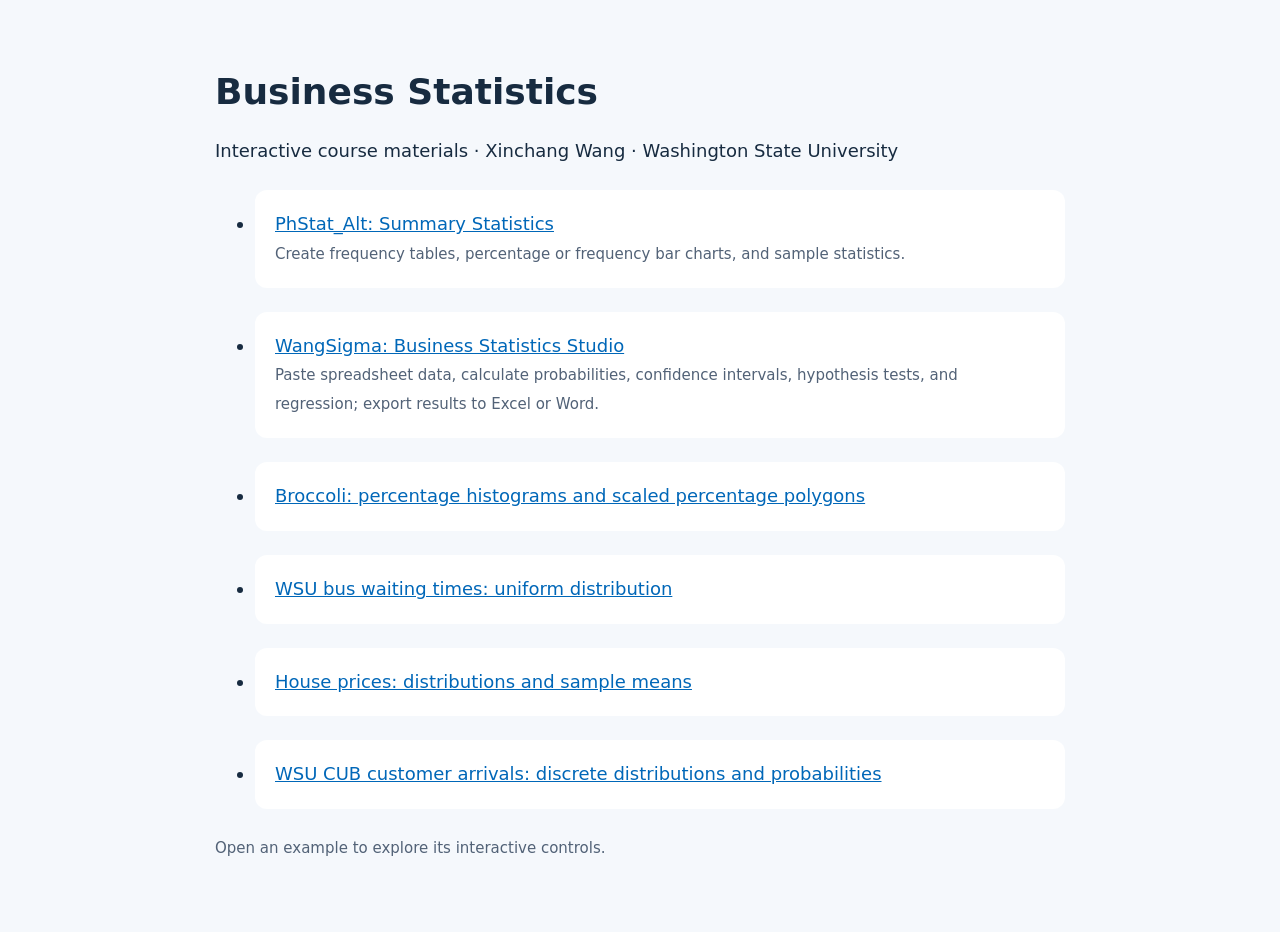
<file: index.html>
<!doctype html>
<html lang="en">
<meta charset="utf-8">
<meta name="viewport" content="width=device-width,initial-scale=1">
<title>Business Statistics — Xinchang Wang</title>
<style>body{font:18px/1.6 system-ui,sans-serif;max-width:850px;margin:70px auto;padding:0 24px;color:#172b40;background:#f5f8fc}h1{line-height:1.2}a{color:#0067b8}li{margin:24px 0;padding:20px;background:white;border-radius:12px}small{color:#526277}</style>
<h1>Business Statistics</h1>
<p>Interactive course materials · Xinchang Wang · Washington State University</p>
<ul>
<li><a href="PhStat_Alt/">PhStat_Alt: Summary Statistics</a><br><small>Create frequency tables, percentage or frequency bar charts, and sample statistics.</small></li>
<li><a href="WangSigma/">WangSigma: Business Statistics Studio</a><br><small>Paste spreadsheet data, calculate probabilities, confidence intervals, hypothesis tests, and regression; export results to Excel or Word.</small></li>
<li><a href="Broccoli_Percentage_Histogram_w_percentage_cal.html">Broccoli: percentage histograms and scaled percentage polygons</a></li>
<li><a href="WSU_Bus_Waiting_Times.html">WSU bus waiting times: uniform distribution</a></li>
<li><a href="Pullman_House_Market.html">House prices: distributions and sample means</a></li>
<li><a href="WSU_CUB_Discrete_Distribution.html">WSU CUB customer arrivals: discrete distributions and probabilities</a></li>
</ul>
<p><small>Open an example to explore its interactive controls.</small></p>
</html>
</file>
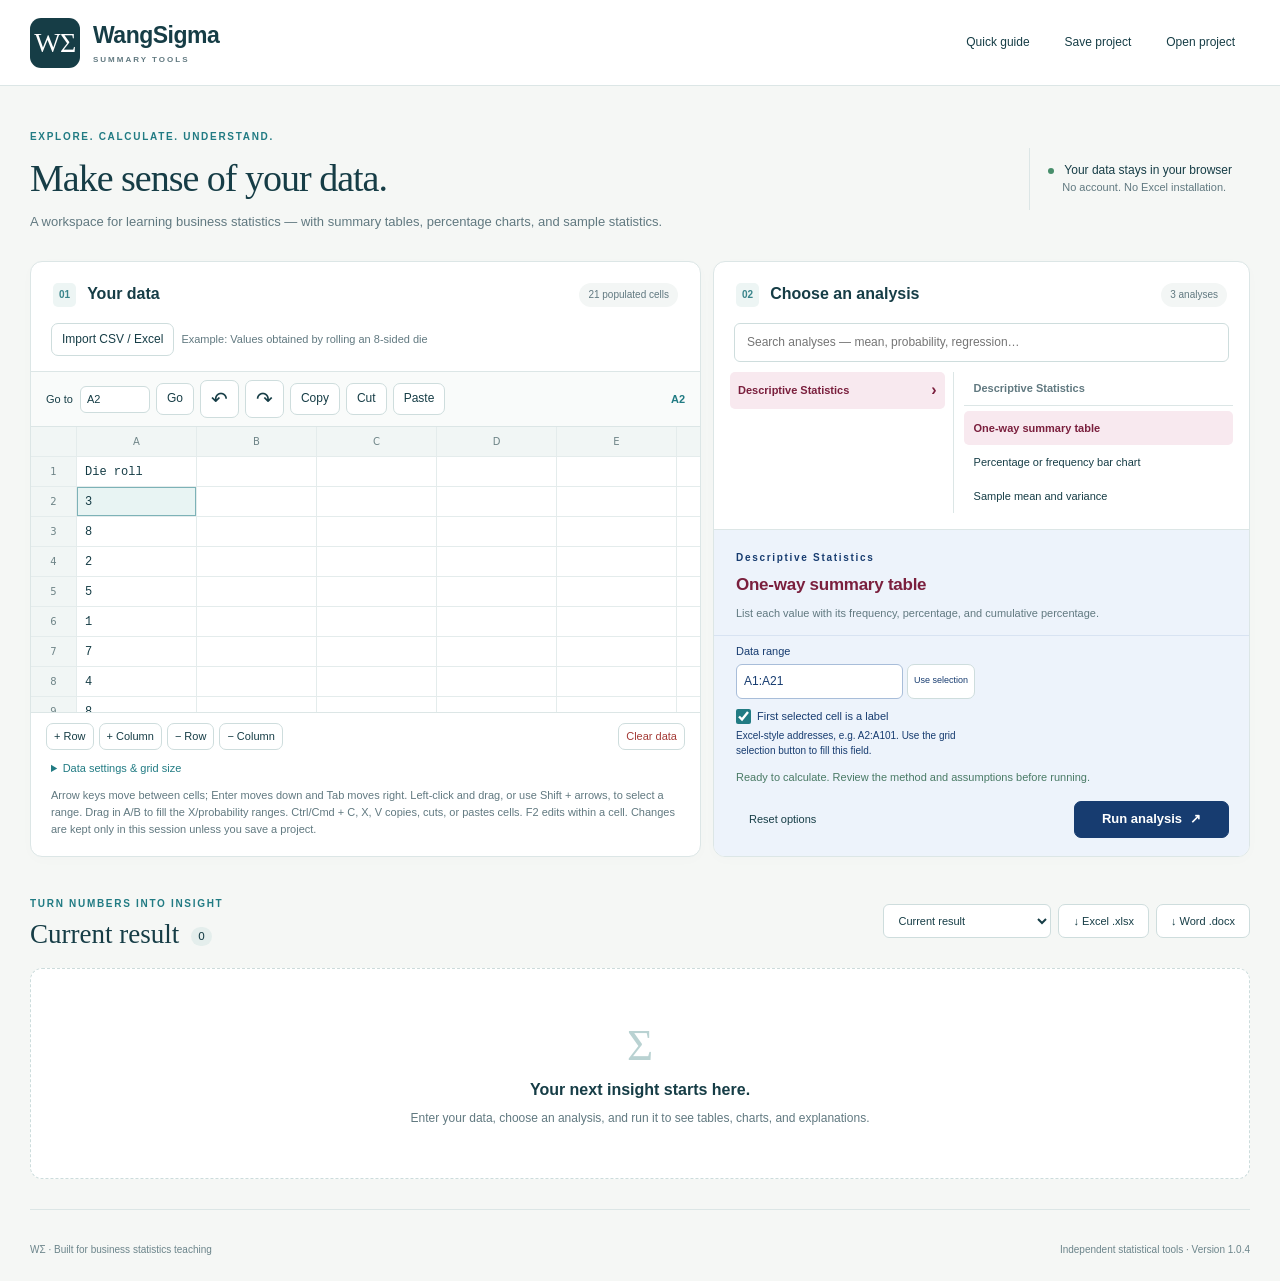
<file: PhStat_Alt/index.html>
<!doctype html>
<html lang="en">
<head><meta charset="utf-8"><meta name="viewport" content="width=device-width, initial-scale=1"><meta name="description" content="WangSigma summary tools: paste data, explore analyses, and export your results. Private, browser-based calculations."><title>WangSigma · Summary Tools</title><link rel="stylesheet" href="vendor/katex/katex.min.css"><link rel="stylesheet" href="styles.css?v=20261105-results"></head>
<body>
<header class="site-header"><a class="brand" href="#"><span class="brand-mark">WΣ</span><span>WangSigma<small>SUMMARY TOOLS</small></span></a><nav><button id="helpBtn" class="quiet">Quick guide</button><button id="saveProject" class="quiet">Save project</button><label class="button quiet">Open project<input id="openProject" type="file" accept=".json" hidden></label></nav></header>
<main>
<section class="intro"><div><span class="eyebrow">EXPLORE. CALCULATE. UNDERSTAND.</span><h1>Make sense of your data.</h1><p>A workspace for learning business statistics — with summary tables, percentage charts, and sample statistics.</p></div><div class="privacy"><span class="status-dot"></span> Your data stays in your browser<small>No account. No Excel installation.</small></div></section>
<div id="notice" role="status" class="notice" hidden></div>
<div class="workspace" id="workspace">
<section class="panel data-panel" aria-labelledby="dataTitle"><div class="panel-heading"><div><span class="step">01</span><h2 id="dataTitle">Your data</h2></div><span id="cellCount" class="badge">0 populated cells</span></div>
<p id="gridStatus" class="grid-status" role="status" hidden></p><fieldset id="gridControls">
<div class="data-tools"><label class="button small">Import CSV / Excel<input id="importFile" type="file" accept=".csv,.tsv,.xlsx" hidden></label><span class="hint">Example: Values obtained by rolling an 8-sided die</span></div>
<div class="grid-nav"><label>Go to <input id="goto" value="A1" aria-label="Go to cell"></label><button id="goBtn" class="small">Go</button><button id="undoBtn" class="icon" title="Undo">↶</button><button id="redoBtn" class="icon" title="Redo">↷</button><button id="copyCells" class="small" title="Copy selected cells (Ctrl/Cmd+C)">Copy</button><button id="cutCells" class="small" title="Cut selected cells (Ctrl/Cmd+X)">Cut</button><button id="pasteCells" class="small" title="Paste cells (Ctrl/Cmd+V)">Paste</button><span id="selectionLabel">A1</span></div>
<div class="grid-scroll" id="gridScroll" tabindex="0" aria-label="Spreadsheet-style data grid. Left-click and drag to select cells, Shift-click to extend a range, or paste cells copied from Excel."><div id="gridSpacer"><table id="grid" aria-label="Data spreadsheet"></table></div></div>
<div class="grid-footer"><div><button id="addRow" class="tiny">+ Row</button><button id="addCol" class="tiny">+ Column</button><button id="deleteRow" class="tiny">− Row</button><button id="deleteCol" class="tiny">− Column</button></div><button id="clearData" class="tiny danger">Clear data</button></div>
<details class="data-settings"><summary>Data settings & grid size</summary><div class="checks"><label><input type="checkbox" id="headers"> First selected row contains headers</label><label><input type="checkbox" id="convert" checked> Convert numeric text to numbers</label><label><input type="checkbox" id="skip"> Skip invalid cells / incomplete pairs</label></div><div class="dimensions"><label>Rows <input id="rowCount" type="number" min="1" max="110000" value="100"></label><label>Columns <input id="colCount" type="number" min="1" max="110000" value="12"></label><button id="resizeGrid" class="small">Apply size</button></div><p class="hint">110,000 rows and columns; 250,000 populated cells. Empty cells are skipped. Dates, Booleans, and cell errors are not numerical observations.</p></details>
</fieldset><p class="grid-tip">Arrow keys move between cells; Enter moves down and Tab moves right. Left-click and drag, or use Shift + arrows, to select a range. Drag in A/B to fill the X/probability ranges. Ctrl/Cmd + C, X, V copies, cuts, or pastes cells. F2 edits within a cell. Changes are kept only in this session unless you save a project.</p></section>
<div class="divider" id="divider" role="separator" tabindex="0" aria-label="Resize data and analysis panels" aria-orientation="vertical"></div>
<section class="panel analysis-panel" aria-labelledby="analysisTitle"><div class="panel-heading"><div><span class="step">02</span><h2 id="analysisTitle">Choose an analysis</h2></div><span class="badge" id="procedureCount"></span></div><input id="search" class="search" type="search" placeholder="Search analyses — mean, probability, regression…" aria-label="Search analyses"><div id="menu" class="analysis-menu"></div><div class="procedure-heading"><span class="eyebrow" id="categoryLabel"></span><h3 id="procedureName"></h3><p id="procedureHelp"></p></div><form id="analysisForm" novalidate><div id="fields" class="fields"></div><div id="validation" class="validation" role="status"></div><div class="run-bar"><button type="button" id="resetForm" class="quiet">Reset options</button><button type="button" id="cancelRun" hidden>Cancel calculation</button><button id="runBtn" type="submit" class="primary">Run analysis <span aria-hidden="true">↗</span></button></div></form></section>
</div>
<section class="results-section" aria-labelledby="resultsTitle"><div class="results-heading"><div><span class="eyebrow">TURN NUMBERS INTO INSIGHT</span><h2 id="resultsTitle">Current result <span id="runCount">0</span></h2></div><div class="export-tools"><select id="exportScope" aria-label="Export scope"><option value="latest">Current result</option><option value="all">All runs (including history)</option><option value="selected">Selected runs</option></select><button id="exportExcel">↓ Excel .xlsx</button><button id="exportWord">↓ Word .docx</button></div></div><div id="results"><div class="empty-state"><span>Σ</span><h3>Your next insight starts here.</h3><p>Enter your data, choose an analysis, and run it to see tables, charts, and explanations.</p></div></div></section>
<footer><span>WΣ · Built for business statistics teaching</span><span>Independent statistical tools · Version 1.0.4</span></footer>
</main>
<dialog id="helpDialog"><button class="dialog-close" aria-label="Close guide">×</button><span class="eyebrow">A QUICK START</span><h2>From data to understanding.</h2><ol><li>Enter or paste data into the spreadsheet, or import CSV or Excel.</li><li>Select an analysis, then drag across the cells to fill its data range. Mark the first selected row as a label if appropriate.</li><li>Run the analysis and download the result as an Excel or Word report.</li></ol><p>Use Data settings &amp; grid size to set up to 110,000 rows. The grid supports drag selection, copy, cut, paste, Delete, undo and redo. At most 250,000 cells can be populated.</p><p>Calculations stay in your browser.</p></dialog>
<dialog id="importDialog"><button class="dialog-close" aria-label="Cancel import">×</button><h2>Preview your import</h2><label id="sheetLabel" hidden>Worksheet <select id="sheetSelect"></select></label><p id="importInfo"></p><p id="importPosition" class="hint" role="status"></p><div id="importPreview" class="table-wrap" tabindex="0" aria-label="Scrollable imported data preview"></div><p class="hint">Import replaces the current grid. Undo restores the previous data. Text values remain text until you explicitly enable numeric-text conversion.</p><button id="confirmImport" class="primary">Import data</button></dialog>
<dialog id="clipboardDialog"><button class="dialog-close" aria-label="Cancel paste">×</button><h2>Paste cells</h2><p>Press Ctrl/Cmd + V in the box below, then choose Paste into grid. Tabs and line breaks preserve rows and columns.</p><textarea id="clipboardText" rows="8" aria-label="Cells to paste" spellcheck="false"></textarea><button id="applyPaste" class="primary">Paste into grid</button></dialog>
<script src="vendor/katex/katex.min.js"></script><script src="math.js"></script>
<script src="vendor/jstat.min.js"></script><script src="vendor/jszip.min.js"></script><script src="vendor/exceljs.min.js"></script><script src="vendor/docx.js"></script><script src="data.js"></script><script src="interaction.js"></script><script src="engine.js"></script><script src="registry.js"></script><script src="charts.js"></script><script src="exports.js"></script><script src="app.js?v=20261105-results"></script>
</body></html>
</file>
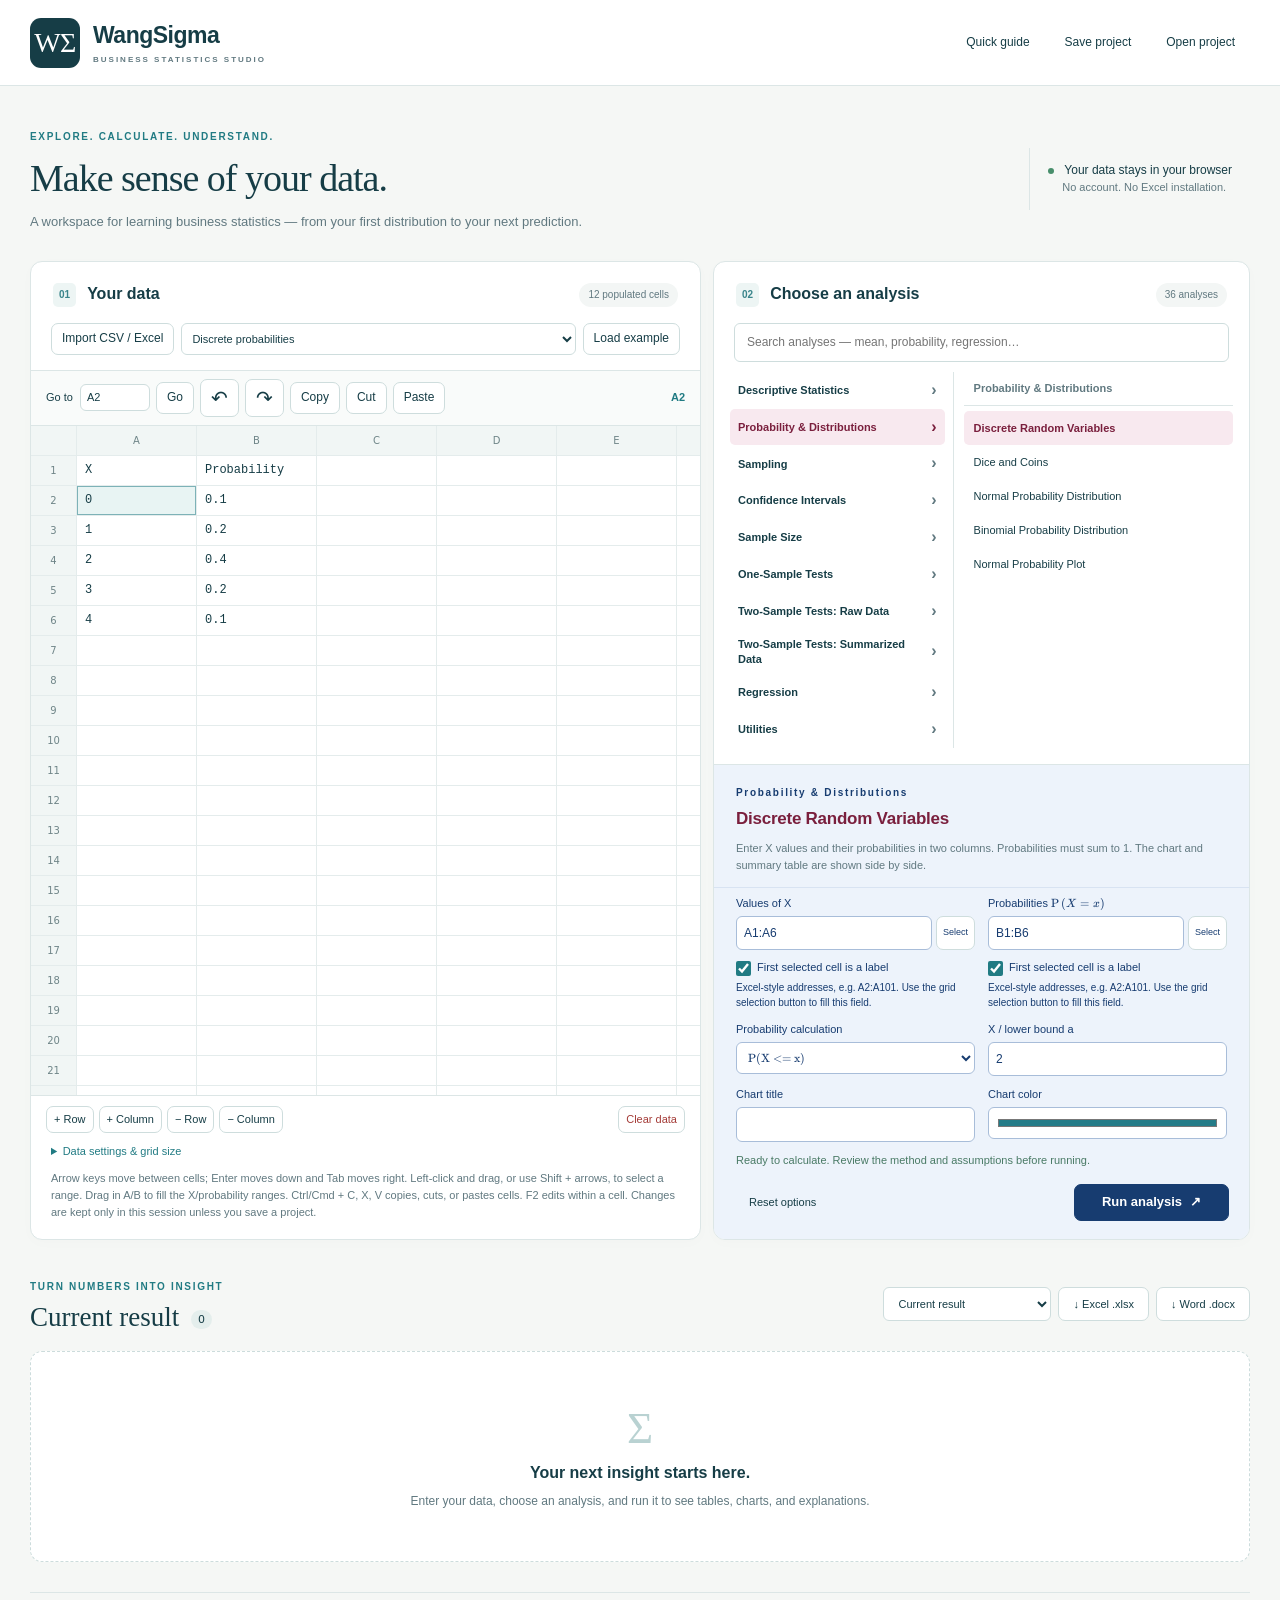
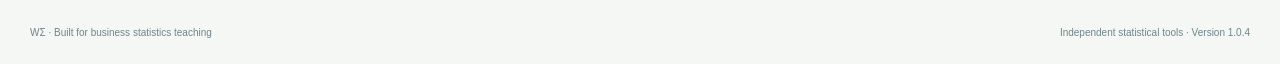
<file: WangSigma/index.html>
<!doctype html>
<html lang="en">
<head><meta charset="utf-8"><meta name="viewport" content="width=device-width, initial-scale=1"><meta name="description" content="WangSigma business statistics: paste data, explore analyses, and export your results. Private, browser-based calculations."><title>WangSigma · Business Statistics Studio</title><link rel="stylesheet" href="vendor/katex/katex.min.css"><link rel="stylesheet" href="styles.css?v=20261106-import"></head>
<body>
<header class="site-header"><a class="brand" href="#"><span class="brand-mark">WΣ</span><span>WangSigma<small>BUSINESS STATISTICS STUDIO</small></span></a><nav><button id="helpBtn" class="quiet">Quick guide</button><button id="saveProject" class="quiet">Save project</button><label class="button quiet">Open project<input id="openProject" type="file" accept=".json" hidden></label></nav></header>
<main>
<section class="intro"><div><span class="eyebrow">EXPLORE. CALCULATE. UNDERSTAND.</span><h1>Make sense of your data.</h1><p>A workspace for learning business statistics — from your first distribution to your next prediction.</p></div><div class="privacy"><span class="status-dot"></span> Your data stays in your browser<small>No account. No Excel installation.</small></div></section>
<div id="notice" role="status" class="notice" hidden></div>
<div class="workspace" id="workspace">
<section class="panel data-panel" aria-labelledby="dataTitle"><div class="panel-heading"><div><span class="step">01</span><h2 id="dataTitle">Your data</h2></div><span id="cellCount" class="badge">0 populated cells</span></div>
<p id="gridStatus" class="grid-status" role="status" hidden></p><fieldset id="gridControls">
<div class="data-tools"><label class="button small">Import CSV / Excel<input id="importFile" type="file" accept=".csv,.tsv,.xlsx" hidden></label><select id="examples" aria-label="Example dataset"><option value="discrete">Discrete probabilities</option><option value="sales">Sales & advertising</option><option value="scores">Test scores</option><option value="categories">Customer preferences</option><option value="binary">Binary outcomes</option></select><button id="loadExample" class="small">Load example</button></div>
<div class="grid-nav"><label>Go to <input id="goto" value="A1" aria-label="Go to cell"></label><button id="goBtn" class="small">Go</button><button id="undoBtn" class="icon" title="Undo">↶</button><button id="redoBtn" class="icon" title="Redo">↷</button><button id="copyCells" class="small" title="Copy selected cells (Ctrl/Cmd+C)">Copy</button><button id="cutCells" class="small" title="Cut selected cells (Ctrl/Cmd+X)">Cut</button><button id="pasteCells" class="small" title="Paste cells (Ctrl/Cmd+V)">Paste</button><span id="selectionLabel">A1</span></div>
<div class="grid-scroll" id="gridScroll" tabindex="0" aria-label="Spreadsheet-style data grid. Left-click and drag to select cells, Shift-click to extend a range, or paste cells copied from Excel."><div id="gridSpacer"><table id="grid" aria-label="Data spreadsheet"></table></div></div>
<div class="grid-footer"><div><button id="addRow" class="tiny">+ Row</button><button id="addCol" class="tiny">+ Column</button><button id="deleteRow" class="tiny">− Row</button><button id="deleteCol" class="tiny">− Column</button></div><button id="clearData" class="tiny danger">Clear data</button></div>
<details class="data-settings"><summary>Data settings & grid size</summary><div class="checks"><label><input type="checkbox" id="headers"> First selected row contains headers</label><label><input type="checkbox" id="convert" checked> Convert numeric text to numbers</label><label><input type="checkbox" id="skip"> Skip invalid cells / incomplete pairs</label></div><div class="dimensions"><label>Rows <input id="rowCount" type="number" min="1" max="110000" value="100"></label><label>Columns <input id="colCount" type="number" min="1" max="10000" value="12"></label><button id="resizeGrid" class="small">Apply size</button></div><p class="hint">110,000 rows and 10,000 columns; 250,000 populated cells. Empty cells are skipped. Dates, Booleans, and cell errors are not numerical observations.</p></details>
</fieldset><p class="grid-tip">Arrow keys move between cells; Enter moves down and Tab moves right. Left-click and drag, or use Shift + arrows, to select a range. Drag in A/B to fill the X/probability ranges. Ctrl/Cmd + C, X, V copies, cuts, or pastes cells. F2 edits within a cell. Changes are kept only in this session unless you save a project.</p></section>
<div class="divider" id="divider" role="separator" tabindex="0" aria-label="Resize data and analysis panels" aria-orientation="vertical"></div>
<section class="panel analysis-panel" aria-labelledby="analysisTitle"><div class="panel-heading"><div><span class="step">02</span><h2 id="analysisTitle">Choose an analysis</h2></div><span class="badge" id="procedureCount"></span></div><input id="search" class="search" type="search" placeholder="Search analyses — mean, probability, regression…" aria-label="Search analyses"><div id="menu" class="analysis-menu"></div><div class="procedure-heading"><span class="eyebrow" id="categoryLabel"></span><h3 id="procedureName"></h3><p id="procedureHelp"></p></div><form id="analysisForm" novalidate><div id="fields" class="fields"></div><div id="validation" class="validation" role="status"></div><div class="run-bar"><button type="button" id="resetForm" class="quiet">Reset options</button><button type="button" id="cancelRun" hidden>Cancel calculation</button><button id="runBtn" type="submit" class="primary">Run analysis <span aria-hidden="true">↗</span></button></div></form></section>
</div>
<section class="results-section" aria-labelledby="resultsTitle"><div class="results-heading"><div><span class="eyebrow">TURN NUMBERS INTO INSIGHT</span><h2 id="resultsTitle">Current result <span id="runCount">0</span></h2></div><div class="export-tools"><select id="exportScope" aria-label="Export scope"><option value="latest">Current result</option><option value="all">All runs (including history)</option><option value="selected">Selected runs</option></select><button id="exportExcel">↓ Excel .xlsx</button><button id="exportWord">↓ Word .docx</button></div></div><div id="results"><div class="empty-state"><span>Σ</span><h3>Your next insight starts here.</h3><p>Enter your data, choose an analysis, and run it to see tables, charts, and explanations.</p></div></div></section>
<footer><span>WΣ · Built for business statistics teaching</span><span>Independent statistical tools · Version 1.0.4</span></footer>
</main>
<dialog id="helpDialog"><button class="dialog-close" aria-label="Close guide">×</button><span class="eyebrow">A QUICK START</span><h2>From data to understanding.</h2><ol><li><strong>Enter data.</strong> Paste cells into the grid, import CSV/Excel, or load an example. Mark headers as needed. Numeric-text conversion is enabled by default and can be turned off for categorical codes.</li><li><strong>Choose an analysis.</strong> Browse categories or search. Set data ranges with Excel-style addresses; use “Use selection” to copy the current grid selection.</li><li><strong>Check the method.</strong> Read assumptions, choose your hypothesis or parameters, then run the analysis.</li><li><strong>Explore results.</strong> Review tables, charts, exclusions, and interpretation. Past results are saved snapshots under the collapsed Past results section; only the current result is expanded.</li><li><strong>Keep your work.</strong> Download genuine Excel/Word reports or save a project file to reopen later.</li></ol><p>Calculations run locally. No data is uploaded. A saved project contains your data and results; keep it where you want to store them.</p><p>For discrete probability distributions, select X and P(X = x) columns. Their probabilities must sum to 1. The value/probability table appears beside the bar chart.</p><p class="hint">Not a full Excel formula engine. Imported formulas use saved values. For a local developer preview, see README.md; students use the hosted URL.</p></dialog>
<dialog id="importDialog"><button class="dialog-close" aria-label="Cancel import">×</button><h2>Preview your import</h2><label id="sheetLabel" hidden>Worksheet <select id="sheetSelect"></select></label><p id="importInfo"></p><p id="importPosition" class="hint" role="status"></p><div id="importPreview" class="table-wrap" tabindex="0" aria-label="Scrollable imported data preview"></div><p class="hint">Import replaces the current grid. Undo restores the previous data. Text values remain text until you explicitly enable numeric-text conversion.</p><button id="confirmImport" class="primary">Import data</button></dialog>
<dialog id="clipboardDialog"><button class="dialog-close" aria-label="Cancel paste">×</button><h2>Paste cells</h2><p>Press Ctrl/Cmd + V in the box below, then choose Paste into grid. Tabs and line breaks preserve rows and columns.</p><textarea id="clipboardText" rows="8" aria-label="Cells to paste" spellcheck="false"></textarea><button id="applyPaste" class="primary">Paste into grid</button></dialog>
<script src="vendor/katex/katex.min.js"></script><script src="math.js"></script>
<script src="vendor/jstat.min.js"></script><script src="vendor/jszip.min.js"></script><script src="vendor/exceljs.min.js"></script><script src="vendor/docx.js"></script><script src="data.js?v=20261106-import"></script><script src="interaction.js"></script><script src="engine.js"></script><script src="registry.js"></script><script src="charts.js"></script><script src="exports.js?v=20261106-import"></script><script src="app.js?v=20261106-import"></script>
</body></html>
</file>
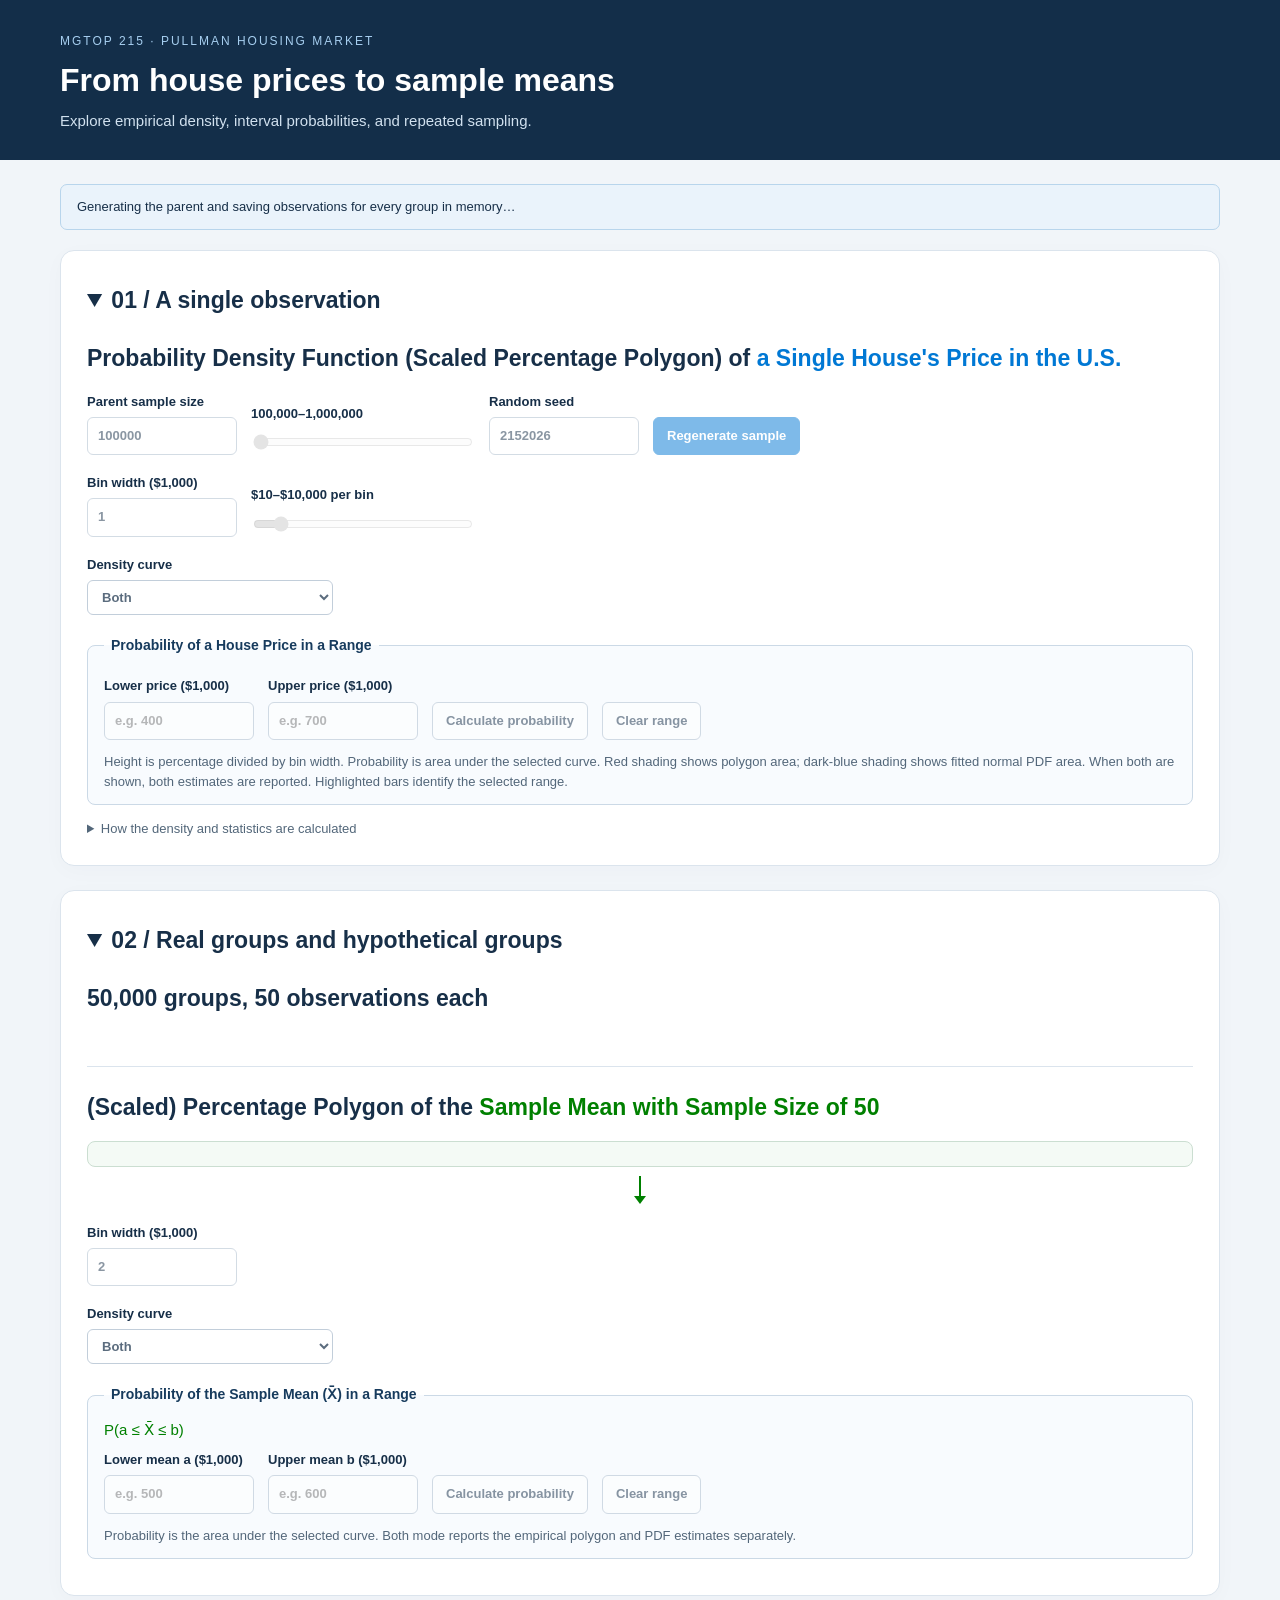
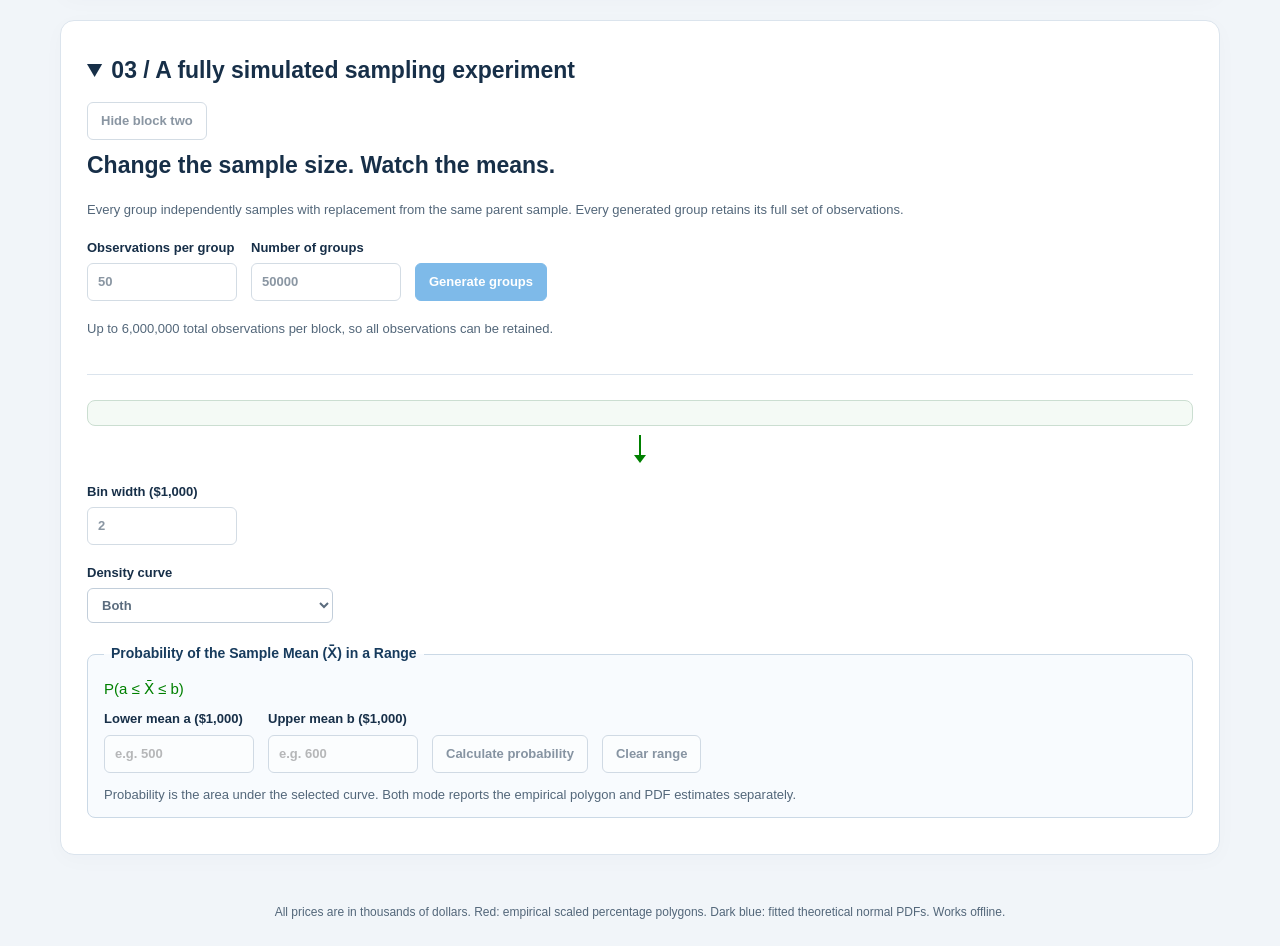
<file: Pullman_House_Market.html>
<!doctype html>
<html lang="en"><head><meta charset="utf-8"><meta name="viewport" content="width=device-width,initial-scale=1"><title>Pullman Housing · Density & Sampling</title>
<style>
:root{--blue:#0078D4;--ink:#172f48;--muted:#53677a;--green:#008000;--line:#dbe4ed}*{box-sizing:border-box}body{margin:0;background:#f1f5f9;color:var(--ink);font:15px/1.55 'Segoe UI',Arial,sans-serif}header{background:#132e49;color:white;padding:32px max(24px,calc((100vw - 1160px)/2)) 28px}.eyebrow{font-size:12px;text-transform:uppercase;letter-spacing:2px;color:#a6ceef}h1{font-size:32px;line-height:1.2;font-weight:650;margin:10px 0}header p{color:#d1e1ef;margin:8px 0 0}main{max-width:1208px;margin:auto;padding:24px}.block{background:white;border:1px solid var(--line);border-radius:14px;padding:26px;margin-bottom:24px;box-shadow:0 5px 22px #17334c06}.section-label{color:var(--muted);font-weight:600;font-size:12px;letter-spacing:1.5px;text-transform:uppercase}h2{font-size:23px;line-height:1.35;margin:10px 0 18px;font-weight:650}.blue{color:var(--blue)}.green{color:var(--green)}.toolbar{display:flex;flex-wrap:wrap;gap:14px;align-items:end;margin:18px 0}label{display:flex;flex-direction:column;font-size:13px;font-weight:600;gap:5px}input,button,select{font:inherit}select{border:1px solid #a9bacb;border-radius:6px;background:white;padding:8px 10px;color:var(--ink)}.swatch.pdf{height:3px;background:#00008B;vertical-align:middle}.block-disclosure>summary{cursor:pointer;font-size:23px;font-weight:650;padding:6px 0 14px}.block-disclosure:not([open])>summary{padding-bottom:0}.secondary{margin-top:20px;border-top:1px solid var(--line);padding-top:14px}.secondary>summary{cursor:pointer;color:var(--muted);font-size:13px;font-weight:600}input[type=number]{border:1px solid #a9bacb;border-radius:6px;background:white;padding:8px 10px;width:150px;color:var(--ink)}input[type=range]{width:220px;accent-color:var(--blue);height:22px}button,.filebutton{border:1px solid #a9bacb;background:#fff;color:var(--ink);padding:8px 13px;border-radius:6px;cursor:pointer;font-size:13px;font-weight:600;display:inline-block}button:hover,.filebutton:hover{background:#eaf3fb}button.primary{background:var(--blue);color:white;border-color:var(--blue)}button:disabled,input:disabled{opacity:.5;cursor:wait}button:focus-visible,input:focus-visible,summary:focus-visible{outline:3px solid #e0a925;outline-offset:3px}.note{color:var(--muted);font-size:13px;margin:10px 0}.notice{background:#edf5fc;border-left:3px solid var(--blue);padding:10px 14px;font-size:13px}.metrics{display:flex;gap:28px;flex-wrap:wrap;padding:17px 0;border-top:1px solid var(--line);border-bottom:1px solid var(--line)}.metric strong{display:block;font-size:23px;line-height:1.3;font-weight:650}.metric span{font-size:12px;color:var(--muted)}.legend{font-size:12px;display:flex;gap:20px;flex-wrap:wrap;margin-top:12px}.swatch{display:inline-block;width:20px;height:10px;background:var(--blue);margin-right:6px}.swatch.line{height:3px;background:red;vertical-align:middle}.chartwrap{position:relative;width:100%;margin-top:10px}.chartwrap canvas{display:block;width:100%;height:370px}.tooltip{display:none;position:absolute;pointer-events:none;background:#132e49;color:white;font-size:12px;padding:8px;border-radius:5px;white-space:pre-line;max-width:260px;z-index:5}.results{display:flex;gap:14px;flex-wrap:wrap}.result{background:#f0f5f9;padding:10px 15px;border-radius:7px;min-width:180px}.result b{font-size:18px;display:block}.result span{font-size:12px;color:var(--muted)}.probability{font-size:17px;font-weight:600;color:#b32727;min-height:30px}.groupgrid{display:grid;grid-template-columns:repeat(2,minmax(0,1fr));gap:9px}.group{border:1px solid var(--line);border-radius:7px;background:#fbfdff;align-self:start}.group summary{cursor:pointer;padding:11px 13px;font-weight:600;font-size:13px}.group-body{padding:0 13px 13px}.tag{font-size:11px;color:var(--muted);font-weight:400;margin-left:8px}.values{max-height:195px;overflow:auto;display:flex;gap:6px;flex-wrap:wrap;padding:10px 0;font-size:12px;font-variant-numeric:tabular-nums}.value{padding:3px 7px;background:#e9f0f6;border-radius:4px}.value.added{background:#fff1d0;color:#774d00}.small-title{font-size:12px;color:var(--muted);margin-top:8px}.mean-result{font-size:13px;margin-left:10px;font-weight:600}.status{background:#eaf3fb;border:1px solid #b8d5ec;border-radius:7px;padding:12px 16px;margin-bottom:20px;font-size:13px}.status.error{background:#fff1ee;color:#9e2016;border-color:#e6b6af}#busy{display:none}footer{color:var(--muted);font-size:12px;text-align:center;padding:0 12px 25px}details.method{margin-top:14px;font-size:13px;color:var(--muted)}.import{display:none}.archivebar{border-top:1px solid var(--line);padding-top:12px;margin-top:12px}.group-heading{font-size:15px;margin:20px 0 10px}hr{border:0;border-top:1px solid var(--line);margin:25px 0}@media(max-width:720px){main{padding:12px}.block{padding:17px}.groupgrid{grid-template-columns:1fr}h1{font-size:26px}h2{font-size:20px}.chartwrap canvas{height:320px}.metrics{gap:18px}input[type=range]{width:160px}}
.groupgrid + .groupgrid{margin-top:9px}.means-strip{border:1px solid #cbded1;background:#f4faf5;border-radius:8px;padding:12px 14px;margin:0 0 6px}.means-caption{font-size:12px;color:#45634e;margin-bottom:9px}.means-values{display:flex;align-items:center;gap:8px;flex-wrap:wrap}.mean-chip{border:1px solid #d7e5da;border-radius:6px;padding:7px 11px;background:white;min-width:95px;text-align:center;font-variant-numeric:tabular-nums}.mean-chip span{display:block;color:#526b58;font-size:11px}.mean-chip strong{color:#008000;font-size:15px;font-weight:650}.mean-gap{font-size:20px;letter-spacing:2px;color:#597060;padding:0 3px}.means-flow{display:flex;align-items:center;flex-direction:column;gap:3px;margin:3px 0 9px}.means-flow .note{margin:0;text-align:center}.means-arrow{display:block;width:2px;height:22px;background:#008000;position:relative;margin-bottom:7px}.means-arrow:after{content:"";position:absolute;left:-5px;bottom:-6px;border-left:6px solid transparent;border-right:6px solid transparent;border-top:8px solid #008000}
button.stat-selected{background:#e1effa;border-color:#0078D4;color:#005a9e}
.population-word{color:#006400;font-weight:650}.collapsed-stats{display:inline;margin-left:18px;font-size:14px;font-weight:400;color:#334e68;line-height:1.6}.block-disclosure[open]>summary>.collapsed-stats{display:none}.collapsed-group-mean{display:inline;margin-left:12px;font-size:12px;font-weight:600;color:#008000}.group[open]>summary>.collapsed-group-mean{display:none}.range-panel{border:1px solid #cbd9e6;border-radius:8px;background:#f8fbfe;padding:12px 16px;margin:20px 0 10px;min-width:0}.range-panel legend{font-size:14px;font-weight:650;padding:0 7px;color:#173b5d}.range-panel .toolbar{margin:8px 0 12px}.range-panel .probability{font-size:14px;min-height:0}.range-panel .note{margin:8px 0 0}.range-formula{font-size:15px;color:#008000;margin-bottom:9px}</style></head><body>
<header><div class="eyebrow">MgtOp 215 · Pullman housing market</div><h1>From house prices to sample means</h1><p>Explore empirical density, interval probabilities, and repeated sampling.</p></header>
<main><div id="status" class="status" role="status" aria-live="polite">Generating and retaining every group’s observations…</div>
<section class="block" id="block1"><details id="block1Panel" class="block-disclosure" open><summary>01 / A single observation</summary><h2>Probability Density Function (Scaled Percentage Polygon) of <span class="blue">a Single House's Price in the U.S.</span></h2>

<div class="toolbar"><label>Parent sample size<input id="M" type="number" min="100000" max="1000000" step="100000" value="100000"></label><label>100,000–1,000,000<input id="Mslider" type="range" min="100000" max="1000000" step="100000" value="100000"></label><label>Random seed<input id="seed" type="number" min="0" max="4294967295" step="1" value="2152026"></label><button class="primary" id="regenerate">Regenerate sample</button></div>
<div class="toolbar"><label>Bin width ($1,000)<input id="h1" type="number" min="0.01" max="10" step="0.01" value="1"></label><label>$10–$10,000 per bin<input id="h1slider" type="range" min="0.01" max="10" step="0.01" value="1"></label><span id="width1" class="note"></span></div>
<div class="toolbar"><label>Density curve<select id="mode1"><option value="both">Both</option><option value="pdf">Fitted PDF only</option><option value="polygon">Scaled Percentage Polygon Only</option></select></label></div><div id="plot1"></div><div id="stats1"></div>
<fieldset class="range-panel" id="rangePanel1"><legend>Probability of a House Price in a Range</legend><div class="toolbar"><label>Lower price ($1,000)<input id="lower" type="number" step="any" placeholder="e.g. 400"></label><label>Upper price ($1,000)<input id="upper" type="number" step="any" placeholder="e.g. 700"></label><button id="prob">Calculate probability</button><button id="clearProb">Clear range</button></div><div id="probResult" class="probability" aria-live="polite"></div>
<p class="note">Height is percentage divided by bin width. Probability is area under the selected curve. Red shading shows polygon area; dark-blue shading shows fitted normal PDF area. When both are shown, both estimates are reported. Highlighted bars identify the selected range.</p>
</fieldset><details class="method"><summary>How the density and statistics are calculated</summary><p>Each histogram bin has height 100 × count / (sample size × bin width). The red empirical polygon connects bin midpoints and closes at zero one bin width beyond each outer midpoint. Its total area is 100%. Polygon probabilities use exact trapezoid areas; polygon mean, variance, and standard deviation use exact integration of its linear segments.</p><p>The dark-blue curve is a fitted theoretical normal PDF: 100 × exp(−(x − m)² / (2s²)) / (s√(2π)). For each chart, m and s are the arithmetic mean and sample standard deviation (denominator n − 1) of that chart’s raw observations: parent prices in block one, group means in blocks two and three. PDF probability uses a normal CDF approximation. These fitted parameters determine the blue PDF; fitted moment cards are not displayed. A continuous normal fit is unavailable if s is zero or undefined.</p><p>Choose Both, Fitted PDF only, or Empirical polygon only above each chart. Interval probabilities follow the selected curve(s) and are labeled separately. The Mean, Variance, and Standard deviation buttons always report empirical polygon moments, regardless of which curves are visible. Only the selected numeric value is shown; selecting another statistic replaces it, and selecting the same statistic again hides it. Changing bin width refreshes any displayed empirical statistic but never changes the normal fit. Individual group Sample mean buttons always average that group’s actual saved values.</p><p>The parent includes original listing prices plus normal random draws generated using their pooled mean and sample standard deviation. This is a teaching model, not proof that real listing prices are normally distributed. Original dollar prices are truncated to thousands; simulated prices retain decimals, including any negative normal draws. Full source statistics and extraction decisions remain in the Excel workbook and extraction notes.</p></details>
</details></section>
<section class="block" id="block2"><details id="block2Panel" class="block-disclosure" open><summary>02 / Real groups and hypothetical groups</summary><h2 id="heading2">50,000 groups, 50 observations each</h2><div id="realGroups" class="groupgrid"></div><div id="hypGroups" class="groupgrid"></div>
<hr><h2>(Scaled) Percentage Polygon of the <span class="green">Sample Mean with Sample Size of 50</span></h2><div id="means2" class="means-strip" role="group" aria-label="Illustrated group sample means"></div><div class="means-flow"><span id="meansFlow2" class="note"></span><span class="means-arrow" aria-hidden="true"></span></div><div id="plot2"></div><div class="toolbar"><label>Bin width ($1,000)<input id="h2" type="number" min="0.01" max="100" step="0.01" value="2"></label><span class="note" id="count2"></span></div><div class="toolbar"><label>Density curve<select id="mode2"><option value="both">Both</option><option value="pdf">Fitted PDF only</option><option value="polygon">Scaled Percentage Polygon Only</option></select></label></div><div id="stats2"></div><fieldset class="range-panel" id="rangePanel2"><legend>Probability of the Sample Mean (X&#772;) in a Range</legend><div class="range-formula">P(a ≤ X&#772; ≤ b)</div><div class="toolbar"><label>Lower mean a ($1,000)<input id="lower2" type="number" step="any" placeholder="e.g. 500"></label><label>Upper mean b ($1,000)<input id="upper2" type="number" step="any" placeholder="e.g. 600"></label><button id="prob2">Calculate probability</button><button id="clearProb2">Clear range</button></div><div id="probResult2" class="probability" aria-live="polite"></div><p class="note">Probability is the area under the selected curve. Both mode reports the empirical polygon and PDF estimates separately.</p></fieldset>
</details></section>
<section class="block" id="block3"><details id="block3Panel" class="block-disclosure" open><summary>03 / A fully simulated sampling experiment</summary><button id="toggleBlock2">Hide block two</button><h2>Change the sample size. Watch the means.</h2><p class="note">Every group independently samples with replacement from the same parent sample. Every generated group retains its full set of observations.</p>
<div class="toolbar"><label>Observations per group<input id="k" type="number" min="10" max="100" step="10" value="50"></label><label>Number of groups<input id="G" type="number" min="10000" max="60000" step="10000" value="50000"></label><button id="generate3" class="primary">Generate groups</button></div><p class="note">Up to 6,000,000 total observations per block, so all observations can be retained.</p>
<div id="simGroups" class="groupgrid"></div>
<hr><h2 id="title3"></h2><div id="means3" class="means-strip" role="group" aria-label="Illustrated group sample means"></div><div class="means-flow"><span id="meansFlow3" class="note"></span><span class="means-arrow" aria-hidden="true"></span></div><div id="plot3"></div><div class="toolbar"><label>Bin width ($1,000)<input id="h3" type="number" min="0.01" max="100" step="0.01" value="2"></label><span class="note" id="count3"></span></div><div class="toolbar"><label>Density curve<select id="mode3"><option value="both">Both</option><option value="pdf">Fitted PDF only</option><option value="polygon">Scaled Percentage Polygon Only</option></select></label></div><div id="stats3"></div><fieldset class="range-panel" id="rangePanel3"><legend>Probability of the Sample Mean (X&#772;) in a Range</legend><div class="range-formula">P(a ≤ X&#772; ≤ b)</div><div class="toolbar"><label>Lower mean a ($1,000)<input id="lower3" type="number" step="any" placeholder="e.g. 500"></label><label>Upper mean b ($1,000)<input id="upper3" type="number" step="any" placeholder="e.g. 600"></label><button id="prob3">Calculate probability</button><button id="clearProb3">Clear range</button></div><div id="probResult3" class="probability" aria-live="polite"></div><p class="note">Probability is the area under the selected curve. Both mode reports the empirical polygon and PDF estimates separately.</p></fieldset>

</details></section></main><footer>All prices are in thousands of dollars. Red: empirical scaled percentage polygons. Dark blue: fitted theoretical normal PDFs. Works offline.</footer>
<script id="source-data" type="application/json">{"groups":[{"id":1,"original":[549,499,405,579,325,475,199,379,485,585,506,315,300,669,456,575,465,585,415,360,539,495,735,580,435,399,359,398,413,389,629,460,581,625,571,467,500,650,333,485,454,511,746,665,465,484,452,475,360,405],"records":[{"value":549,"dollars":549500,"file":"Group_Submissions\\Group 1\\Group_1_Project_1_JamesMcClelland (1)-1.xlsx","sheet":"Housing Prices","cell":"F3","address":"1770 SW View Dr, Pullman, WA 99163"},{"value":499,"dollars":499999,"file":"Group_Submissions\\Group 1\\Group_1_Project_1_JamesMcClelland (1)-1.xlsx","sheet":"Housing Prices","cell":"F4","address":"1530 NW Hall Dr, Pullman, WA 99163"},{"value":405,"dollars":405200,"file":"Group_Submissions\\Group 1\\Group_1_Project_1_JamesMcClelland (1)-1.xlsx","sheet":"Housing Prices","cell":"F5","address":"2200 NW Yates St, Pullman, WA 99163"},{"value":579,"dollars":579000,"file":"Group_Submissions\\Group 1\\Group_1_Project_1_JamesMcClelland (1)-1.xlsx","sheet":"Housing Prices","cell":"F6","address":"610 SW Sundance Ct, Pullman, WA 99163"},{"value":325,"dollars":325000,"file":"Group_Submissions\\Group 1\\Group_1_Project_1_JamesMcClelland (1)-1.xlsx","sheet":"Housing Prices","cell":"F7","address":"348 NW Harrison St, Pullman, WA 99163"},{"value":475,"dollars":475000,"file":"Group_Submissions\\Group 1\\Group_1_Project_1_JamesMcClelland (1)-1.xlsx","sheet":"Housing Prices","cell":"F8","address":"1273 SW Big Sky Ct, Pullman, WA 99163"},{"value":199,"dollars":199000,"file":"Group_Submissions\\Group 1\\Group_1_Project_1_JamesMcClelland (1)-1.xlsx","sheet":"Housing Prices","cell":"F9","address":"1275 NE Valley Rd, Pullman, WA 99163"},{"value":379,"dollars":379000,"file":"Group_Submissions\\Group 1\\Group_1_Project_1_JamesMcClelland (1)-1.xlsx","sheet":"Housing Prices","cell":"F10","address":"365 NW Thomas St, Pullman, WA 99163"},{"value":485,"dollars":485000,"file":"Group_Submissions\\Group 1\\Group_1_Project_1_JamesMcClelland (1)-1.xlsx","sheet":"Housing Prices","cell":"F11","address":"146-148 SE Water St, Pullman, WA 99163"},{"value":585,"dollars":585000,"file":"Group_Submissions\\Group 1\\Group_1_Project_1_JamesMcClelland (1)-1.xlsx","sheet":"Housing Prices","cell":"F12","address":"225 SW Sanna Ct, Pullman, WA 99163"},{"value":506,"dollars":506500,"file":"Group_Submissions\\Group 1\\Group_1_Project_1_JamesMcClelland (1)-1.xlsx","sheet":"Housing Prices","cell":"F13","address":"1030 SW Corral Ct, Pullman, WA 99163"},{"value":315,"dollars":315000,"file":"Group_Submissions\\Group 1\\Group_1_Project_1_JamesMcClelland (1)-1.xlsx","sheet":"Housing Prices","cell":"F14","address":"510 NW State St, Pullman, WA 99163"},{"value":300,"dollars":300000,"file":"Group_Submissions\\Group 1\\Group_1_Project_1_JamesMcClelland (1)-1.xlsx","sheet":"Housing Prices","cell":"F15","address":"225 SW Blaine St, Pullman, WA 99163"},{"value":669,"dollars":669000,"file":"Group_Submissions\\Group 1\\Group_1_Project_1_JamesMcClelland (1)-1.xlsx","sheet":"Housing Prices","cell":"F16","address":"820 SW Blue Heron Ct, Pullman, WA 99163"},{"value":456,"dollars":456000,"file":"Group_Submissions\\Group 1\\Group_1_Project_1_JamesMcClelland (1)-1.xlsx","sheet":"Housing Prices","cell":"F17","address":"1810 NW Deane St, Pullman, WA 99163"},{"value":575,"dollars":575000,"file":"Group_Submissions\\Group 1\\Group_1_Project_1_JamesMcClelland (1)-1.xlsx","sheet":"Housing Prices","cell":"F18","address":"610 SW Wallowa St, Pullman, WA 99163"},{"value":465,"dollars":465000,"file":"Group_Submissions\\Group 1\\Group_1_Project_1_JamesMcClelland (1)-1.xlsx","sheet":"Housing Prices","cell":"F19","address":"230 SW Sanna Ct, Pullman, WA 99163"},{"value":585,"dollars":585000,"file":"Group_Submissions\\Group 1\\Group_1_Project_1_JamesMcClelland (1)-1.xlsx","sheet":"Housing Prices","cell":"F20","address":"610 SW Cayuse St, Pullman, WA 99163"},{"value":415,"dollars":415000,"file":"Group_Submissions\\Group 1\\Group_1_Project_1_JamesMcClelland (1)-1.xlsx","sheet":"Housing Prices","cell":"F21","address":"120 SE Derby St, Pullman, WA 99163"},{"value":360,"dollars":360000,"file":"Group_Submissions\\Group 1\\Group_1_Project_1_JamesMcClelland (1)-1.xlsx","sheet":"Housing Prices","cell":"F22","address":"151 SE Water St, Pullman, WA 99163"},{"value":539,"dollars":539000,"file":"Group_Submissions\\Group 1\\Group_1_Project_1_JamesMcClelland (1)-1.xlsx","sheet":"Housing Prices","cell":"F23","address":"950 SW Mies St, Pullman, WA 99163"},{"value":495,"dollars":495000,"file":"Group_Submissions\\Group 1\\Group_1_Project_1_JamesMcClelland (1)-1.xlsx","sheet":"Housing Prices","cell":"F24","address":"1085 SW Latour Peak St, Pullman, WA 99163"},{"value":735,"dollars":735000,"file":"Group_Submissions\\Group 1\\Group_1_Project_1_JamesMcClelland (1)-1.xlsx","sheet":"Housing Prices","cell":"F25","address":"625 SW Cayuse St, Pullman, WA 99163"},{"value":580,"dollars":580000,"file":"Group_Submissions\\Group 1\\Group_1_Project_1_JamesMcClelland (1)-1.xlsx","sheet":"Housing Prices","cell":"F26","address":"445 NW Thomas St, Pullman, WA 99163"},{"value":435,"dollars":435000,"file":"Group_Submissions\\Group 1\\Group_1_Project_1_JamesMcClelland (1)-1.xlsx","sheet":"Housing Prices","cell":"F27","address":"515 SW Walnut St, Pullman, WA 99163"},{"value":399,"dollars":399597,"file":"Group_Submissions\\Group 1\\Group_1_Project_1_JamesMcClelland (1)-1.xlsx","sheet":"Housing Prices","cell":"F28","address":"1305 NW Haven Cir, Pullman, WA 99163"},{"value":359,"dollars":359000,"file":"Group_Submissions\\Group 1\\Group_1_Project_1_JamesMcClelland (1)-1.xlsx","sheet":"Housing Prices","cell":"F29","address":"1040 NW Clifford St, Pullman, WA 99163"},{"value":398,"dollars":398000,"file":"Group_Submissions\\Group 1\\Group_1_Project_1_JamesMcClelland (1)-1.xlsx","sheet":"Housing Prices","cell":"F30","address":"2345 NW Ridgeline Dr, Pullman, WA 99163"},{"value":413,"dollars":413000,"file":"Group_Submissions\\Group 1\\Group_1_Project_1_JamesMcClelland (1)-1.xlsx","sheet":"Housing Prices","cell":"F31","address":"845 SE Spring St, Pullman, WA 99163"},{"value":389,"dollars":389000,"file":"Group_Submissions\\Group 1\\Group_1_Project_1_JamesMcClelland (1)-1.xlsx","sheet":"Housing Prices","cell":"F32","address":"305 SE Jackson St, Pullman, WA 99163"},{"value":629,"dollars":629000,"file":"Group_Submissions\\Group 1\\Group_1_Project_1_JamesMcClelland (1)-1.xlsx","sheet":"Housing Prices","cell":"F33","address":"1525 NW Nicole Ct, Pullman, WA 99163"},{"value":460,"dollars":460000,"file":"Group_Submissions\\Group 1\\Group_1_Project_1_JamesMcClelland (1)-1.xlsx","sheet":"Housing Prices","cell":"F34","address":"1360 SW Lost Trail Dr, Pullman, WA 99163"},{"value":581,"dollars":581000,"file":"Group_Submissions\\Group 1\\Group_1_Project_1_JamesMcClelland (1)-1.xlsx","sheet":"Housing Prices","cell":"F35","address":"135 SW Elm St, Pullman, WA 99163"},{"value":625,"dollars":625000,"file":"Group_Submissions\\Group 1\\Group_1_Project_1_JamesMcClelland (1)-1.xlsx","sheet":"Housing Prices","cell":"F36","address":"605 SW Cayuse St, Pullman, WA 99163"},{"value":571,"dollars":571000,"file":"Group_Submissions\\Group 1\\Group_1_Project_1_JamesMcClelland (1)-1.xlsx","sheet":"Housing Prices","cell":"F37","address":"845 SW Marcia Dr, Pullman, WA 99163"},{"value":467,"dollars":467500,"file":"Group_Submissions\\Group 1\\Group_1_Project_1_JamesMcClelland (1)-1.xlsx","sheet":"Housing Prices","cell":"F38","address":"1925 NW Arcadia Dr, Pullman, WA 99163"},{"value":500,"dollars":500000,"file":"Group_Submissions\\Group 1\\Group_1_Project_1_JamesMcClelland (1)-1.xlsx","sheet":"Housing Prices","cell":"F39","address":"905 SE Kamiaken St, Pullman, WA 99163"},{"value":650,"dollars":650000,"file":"Group_Submissions\\Group 1\\Group_1_Project_1_JamesMcClelland (1)-1.xlsx","sheet":"Housing Prices","cell":"F40","address":"515 NW Aspen Ct, Pullman, WA 99163"},{"value":333,"dollars":333000,"file":"Group_Submissions\\Group 1\\Group_1_Project_1_JamesMcClelland (1)-1.xlsx","sheet":"Housing Prices","cell":"F41","address":"805 NW Clifford St, Pullman, WA 99163"},{"value":485,"dollars":485000,"file":"Group_Submissions\\Group 1\\Group_1_Project_1_JamesMcClelland (1)-1.xlsx","sheet":"Housing Prices","cell":"F42","address":"1135 SE Sandalwood Dr, Pullman, WA 99163"},{"value":454,"dollars":454500,"file":"Group_Submissions\\Group 1\\Group_1_Project_1_JamesMcClelland (1)-1.xlsx","sheet":"Housing Prices","cell":"F43","address":"1285 SE Earthtone Ct, Pullman, WA 99163"},{"value":511,"dollars":511000,"file":"Group_Submissions\\Group 1\\Group_1_Project_1_JamesMcClelland (1)-1.xlsx","sheet":"Housing Prices","cell":"F44","address":"605 SW Umatilla Ct, Pullman, WA 99163"},{"value":746,"dollars":746500,"file":"Group_Submissions\\Group 1\\Group_1_Project_1_JamesMcClelland (1)-1.xlsx","sheet":"Housing Prices","cell":"F45","address":"2165 NW Canyon View Dr, Pullman, WA 99163"},{"value":665,"dollars":665000,"file":"Group_Submissions\\Group 1\\Group_1_Project_1_JamesMcClelland (1)-1.xlsx","sheet":"Housing Prices","cell":"F46","address":"920 SW Center St, Pullman, WA 99163"},{"value":465,"dollars":465000,"file":"Group_Submissions\\Group 1\\Group_1_Project_1_JamesMcClelland (1)-1.xlsx","sheet":"Housing Prices","cell":"F47","address":"340 NW Larry St, Pullman, WA 99163"},{"value":484,"dollars":484000,"file":"Group_Submissions\\Group 1\\Group_1_Project_1_JamesMcClelland (1)-1.xlsx","sheet":"Housing Prices","cell":"F48","address":"760 SE Greenhill Ct, Pullman, WA 99163"},{"value":452,"dollars":452170,"file":"Group_Submissions\\Group 1\\Group_1_Project_1_JamesMcClelland (1)-1.xlsx","sheet":"Housing Prices","cell":"F49","address":"655 SE Jackson St, Pullman, WA 99163"},{"value":475,"dollars":475000,"file":"Group_Submissions\\Group 1\\Group_1_Project_1_JamesMcClelland (1)-1.xlsx","sheet":"Housing Prices","cell":"F50","address":"515 NW Irving St, Pullman, WA 99163"},{"value":360,"dollars":360000,"file":"Group_Submissions\\Group 1\\Group_1_Project_1_JamesMcClelland (1)-1.xlsx","sheet":"Housing Prices","cell":"F51","address":"530 NW Polaris St, Pullman, WA 99163"},{"value":405,"dollars":405000,"file":"Group_Submissions\\Group 1\\Group_1_Project_1_JamesMcClelland (1)-1.xlsx","sheet":"Housing Prices","cell":"F52","address":"1210 NW Clifford St, Pullman, WA 99163"}],"mean":483.72,"variance":13101.471020408164,"sd":114.46165742469468},{"id":3,"original":[379,499,385,379,545,474,84,359,789,339,499,669,449,359,449,290,549,429,259,1350,699,285,585,349,699,1249,699,589,669,595,489,599,475,995,790,429,689,419,899,425,289,579,520,625,549,199,42,1000,585,480],"records":[{"value":379,"dollars":379900,"file":"Group_Submissions\\Group 3\\Group_3_Project_1_CalebSzendre.xlsx","sheet":"Master Data","cell":"F2","address":"365 NW Thomas St"},{"value":499,"dollars":499000,"file":"Group_Submissions\\Group 3\\Group_3_Project_1_CalebSzendre.xlsx","sheet":"Master Data","cell":"F3","address":"1220 SW Wadleigh Dr"},{"value":385,"dollars":385000,"file":"Group_Submissions\\Group 3\\Group_3_Project_1_CalebSzendre.xlsx","sheet":"Master Data","cell":"F4","address":"445 NW Darrow St"},{"value":379,"dollars":379000,"file":"Group_Submissions\\Group 3\\Group_3_Project_1_CalebSzendre.xlsx","sheet":"Master Data","cell":"F5","address":"1180 SW Lost Trail Dr"},{"value":545,"dollars":545000,"file":"Group_Submissions\\Group 3\\Group_3_Project_1_CalebSzendre.xlsx","sheet":"Master Data","cell":"F6","address":"111 Harms Rd"},{"value":474,"dollars":474000,"file":"Group_Submissions\\Group 3\\Group_3_Project_1_CalebSzendre.xlsx","sheet":"Master Data","cell":"F7","address":"1000 NE Duncan Ln"},{"value":84,"dollars":84500,"file":"Group_Submissions\\Group 3\\Group_3_Project_1_CalebSzendre.xlsx","sheet":"Master Data","cell":"F8","address":"260 NW Golden Hills Dr"},{"value":359,"dollars":359000,"file":"Group_Submissions\\Group 3\\Group_3_Project_1_CalebSzendre.xlsx","sheet":"Master Data","cell":"F9","address":"925 NE D St"},{"value":789,"dollars":789000,"file":"Group_Submissions\\Group 3\\Group_3_Project_1_CalebSzendre.xlsx","sheet":"Master Data","cell":"F10","address":"425 NW Orion Dr"},{"value":339,"dollars":339000,"file":"Group_Submissions\\Group 3\\Group_3_Project_1_CalebSzendre.xlsx","sheet":"Master Data","cell":"F11","address":"1645 NE Lower Dr"},{"value":499,"dollars":499000,"file":"Group_Submissions\\Group 3\\Group_3_Project_1_CalebSzendre.xlsx","sheet":"Master Data","cell":"F12","address":"1315 NW Douglas Dr"},{"value":669,"dollars":669000,"file":"Group_Submissions\\Group 3\\Group_3_Project_1_CalebSzendre.xlsx","sheet":"Master Data","cell":"F13","address":"930 SW Fountain St"},{"value":449,"dollars":449000,"file":"Group_Submissions\\Group 3\\Group_3_Project_1_CalebSzendre.xlsx","sheet":"Master Data","cell":"F14","address":"1441 SW Junegrass Ln"},{"value":359,"dollars":359000,"file":"Group_Submissions\\Group 3\\Group_3_Project_1_CalebSzendre.xlsx","sheet":"Master Data","cell":"F15","address":"1320 NE McGee St"},{"value":449,"dollars":449500,"file":"Group_Submissions\\Group 3\\Group_3_Project_1_CalebSzendre.xlsx","sheet":"Master Data","cell":"F16","address":"402 W Front St"},{"value":290,"dollars":290000,"file":"Group_Submissions\\Group 3\\Group_3_Project_1_CalebSzendre.xlsx","sheet":"Master Data","cell":"F17","address":"960 NE Maple St"},{"value":549,"dollars":549000,"file":"Group_Submissions\\Group 3\\Group_3_Project_1_CalebSzendre.xlsx","sheet":"Master Data","cell":"F18","address":"625 SE Highland Way"},{"value":429,"dollars":429000,"file":"Group_Submissions\\Group 3\\Group_3_Project_1_CalebSzendre.xlsx","sheet":"Master Data","cell":"F19","address":"415 NE Colorado St"},{"value":259,"dollars":259900,"file":"Group_Submissions\\Group 3\\Group_3_Project_1_CalebSzendre.xlsx","sheet":"Master Data","cell":"F20","address":"225 SE Spring St"},{"value":1350,"dollars":1350000,"file":"Group_Submissions\\Group 3\\Group_3_Project_1_CalebSzendre.xlsx","sheet":"Master Data","cell":"F21","address":"142 Hatley Rd"},{"value":699,"dollars":699000,"file":"Group_Submissions\\Group 3\\Group_3_Project_1_CalebSzendre.xlsx","sheet":"Master Data","cell":"F22","address":"760 SW Staley Dr"},{"value":285,"dollars":285000,"file":"Group_Submissions\\Group 3\\Group_3_Project_1_CalebSzendre.xlsx","sheet":"Master Data","cell":"F23","address":"1155 NE Lybecker Rd"},{"value":585,"dollars":585000,"file":"Group_Submissions\\Group 3\\Group_3_Project_1_CalebSzendre.xlsx","sheet":"Master Data","cell":"F24","address":"430 NW Thomas St"},{"value":349,"dollars":349000,"file":"Group_Submissions\\Group 3\\Group_3_Project_1_CalebSzendre.xlsx","sheet":"Master Data","cell":"F25","address":"615 SE Side St"},{"value":699,"dollars":699000,"file":"Group_Submissions\\Group 3\\Group_3_Project_1_CalebSzendre.xlsx","sheet":"Master Data","cell":"F26","address":"640 SE Crestview St"},{"value":1249,"dollars":1249000,"file":"Group_Submissions\\Group 3\\Group_3_Project_1_CalebSzendre.xlsx","sheet":"Master Data","cell":"F27","address":"1105 SW Meyer Dr"},{"value":699,"dollars":699000,"file":"Group_Submissions\\Group 3\\Group_3_Project_1_CalebSzendre.xlsx","sheet":"Master Data","cell":"F28","address":"2365 High Point Ct"},{"value":589,"dollars":589000,"file":"Group_Submissions\\Group 3\\Group_3_Project_1_CalebSzendre.xlsx","sheet":"Master Data","cell":"F29","address":"1825 NE Valley Rd"},{"value":669,"dollars":669000,"file":"Group_Submissions\\Group 3\\Group_3_Project_1_CalebSzendre.xlsx","sheet":"Master Data","cell":"F30","address":"615 SW Sundance Ct"},{"value":595,"dollars":595000,"file":"Group_Submissions\\Group 3\\Group_3_Project_1_CalebSzendre.xlsx","sheet":"Master Data","cell":"F31","address":"1905 SE Johnson Ave"},{"value":489,"dollars":489000,"file":"Group_Submissions\\Group 3\\Group_3_Project_1_CalebSzendre.xlsx","sheet":"Master Data","cell":"F32","address":"425 NE Howard St"},{"value":599,"dollars":599000,"file":"Group_Submissions\\Group 3\\Group_3_Project_1_CalebSzendre.xlsx","sheet":"Master Data","cell":"F33","address":"320 NW Brandon Dr"},{"value":475,"dollars":475000,"file":"Group_Submissions\\Group 3\\Group_3_Project_1_CalebSzendre.xlsx","sheet":"Master Data","cell":"F34","address":"1273 SW Big Sky Ct"},{"value":995,"dollars":995000,"file":"Group_Submissions\\Group 3\\Group_3_Project_1_CalebSzendre.xlsx","sheet":"Master Data","cell":"F35","address":"1027 SW Ryan Ct"},{"value":790,"dollars":790000,"file":"Group_Submissions\\Group 3\\Group_3_Project_1_CalebSzendre.xlsx","sheet":"Master Data","cell":"F36","address":"820 Palouse View Ct"},{"value":429,"dollars":429000,"file":"Group_Submissions\\Group 3\\Group_3_Project_1_CalebSzendre.xlsx","sheet":"Master Data","cell":"F37","address":"1015 NE Lake St"},{"value":689,"dollars":689000,"file":"Group_Submissions\\Group 3\\Group_3_Project_1_CalebSzendre.xlsx","sheet":"Master Data","cell":"F38","address":"211 NW Sunrise Dr"},{"value":419,"dollars":419950,"file":"Group_Submissions\\Group 3\\Group_3_Project_1_CalebSzendre.xlsx","sheet":"Master Data","cell":"F39","address":"321 NW Harrison St"},{"value":899,"dollars":899000,"file":"Group_Submissions\\Group 3\\Group_3_Project_1_CalebSzendre.xlsx","sheet":"Master Data","cell":"F40","address":"3001 Pullman Albion Rd"},{"value":425,"dollars":425000,"file":"Group_Submissions\\Group 3\\Group_3_Project_1_CalebSzendre.xlsx","sheet":"Master Data","cell":"F41","address":"2357 NW Ridgeline Dr"},{"value":289,"dollars":289000,"file":"Group_Submissions\\Group 3\\Group_3_Project_1_CalebSzendre.xlsx","sheet":"Master Data","cell":"F42","address":"321NW Cleveland St"},{"value":579,"dollars":579000,"file":"Group_Submissions\\Group 3\\Group_3_Project_1_CalebSzendre.xlsx","sheet":"Master Data","cell":"F43","address":"610 SW Sundance Ct"},{"value":520,"dollars":520000,"file":"Group_Submissions\\Group 3\\Group_3_Project_1_CalebSzendre.xlsx","sheet":"Master Data","cell":"F44","address":"320 SE Nebraska St"},{"value":625,"dollars":625000,"file":"Group_Submissions\\Group 3\\Group_3_Project_1_CalebSzendre.xlsx","sheet":"Master Data","cell":"F45","address":"2201 Kitzmiller Rd"},{"value":549,"dollars":549000,"file":"Group_Submissions\\Group 3\\Group_3_Project_1_CalebSzendre.xlsx","sheet":"Master Data","cell":"F46","address":"1055 NE Indiana St"},{"value":199,"dollars":199000,"file":"Group_Submissions\\Group 3\\Group_3_Project_1_CalebSzendre.xlsx","sheet":"Master Data","cell":"F47","address":"1275 NE Valley Rd"},{"value":42,"dollars":42000,"file":"Group_Submissions\\Group 3\\Group_3_Project_1_CalebSzendre.xlsx","sheet":"Master Data","cell":"F48","address":"605 NW Fisk St Unit 42"},{"value":1000,"dollars":1000000,"file":"Group_Submissions\\Group 3\\Group_3_Project_1_CalebSzendre.xlsx","sheet":"Master Data","cell":"F49","address":"810 SW Windy Point Ct"},{"value":585,"dollars":585000,"file":"Group_Submissions\\Group 3\\Group_3_Project_1_CalebSzendre.xlsx","sheet":"Master Data","cell":"F50","address":"225 SW Sanna Ct"},{"value":480,"dollars":480000,"file":"Group_Submissions\\Group 3\\Group_3_Project_1_CalebSzendre.xlsx","sheet":"Master Data","cell":"F51","address":"810 SE Sunnymead Way"}],"mean":540.58,"variance":63909.79959183674,"sd":252.80387574528348},{"id":5,"original":[485,480,1590,585,789,689,290,669,420,499,359,1195,995,545,625,449,289,699,1249,499,575,899,429,199,359,520,342,179,259,289,699,435,429,379,385,549,449,699,357,579,419,475,474,429,490,589,1350,749,595,285],"records":[{"value":485,"dollars":485000,"file":"Group_Submissions\\Group 5\\Project 1- Pullman Housing Market.xlsx","sheet":"Pullman Housing Market Data","cell":"F7","address":"146-148 SE Water St, Pullman, WA 99163"},{"value":480,"dollars":480000,"file":"Group_Submissions\\Group 5\\Project 1- Pullman Housing Market.xlsx","sheet":"Pullman Housing Market Data","cell":"F8","address":"810 SE Sunny Mead St, Pullman, WA 99163"},{"value":1590,"dollars":1590000,"file":"Group_Submissions\\Group 5\\Project 1- Pullman Housing Market.xlsx","sheet":"Pullman Housing Market Data","cell":"F9","address":"651 Klemgard Rd, Pullman, WA 99163"},{"value":585,"dollars":585000,"file":"Group_Submissions\\Group 5\\Project 1- Pullman Housing Market.xlsx","sheet":"Pullman Housing Market Data","cell":"F10","address":"225 SW Sanna Ct, Pullman, WA 99163"},{"value":789,"dollars":789000,"file":"Group_Submissions\\Group 5\\Project 1- Pullman Housing Market.xlsx","sheet":"Pullman Housing Market Data","cell":"F11","address":"425 NW Orion Dr, Pullman, WA 99163"},{"value":689,"dollars":689000,"file":"Group_Submissions\\Group 5\\Project 1- Pullman Housing Market.xlsx","sheet":"Pullman Housing Market Data","cell":"F12","address":"211 NW Sunrise Dr, Pullman, WA 99163"},{"value":290,"dollars":290000,"file":"Group_Submissions\\Group 5\\Project 1- Pullman Housing Market.xlsx","sheet":"Pullman Housing Market Data","cell":"F13","address":"960 NE Maple St, Pullman, WA 99163"},{"value":669,"dollars":669000,"file":"Group_Submissions\\Group 5\\Project 1- Pullman Housing Market.xlsx","sheet":"Pullman Housing Market Data","cell":"F14","address":"615 SW Sundance Ct, Pullman, WA 99163"},{"value":420,"dollars":420000,"file":"Group_Submissions\\Group 5\\Project 1- Pullman Housing Market.xlsx","sheet":"Pullman Housing Market Data","cell":"F15","address":"1620 SW Baldwin Dr, Pullman, WA 99163"},{"value":499,"dollars":499999,"file":"Group_Submissions\\Group 5\\Project 1- Pullman Housing Market.xlsx","sheet":"Pullman Housing Market Data","cell":"F16","address":"312 State Route 27, Pullman, WA 99163"},{"value":359,"dollars":359000,"file":"Group_Submissions\\Group 5\\Project 1- Pullman Housing Market.xlsx","sheet":"Pullman Housing Market Data","cell":"F17","address":"1320 NE McGee St, Pullman, WA 99163"},{"value":1195,"dollars":1195000,"file":"Group_Submissions\\Group 5\\Project 1- Pullman Housing Market.xlsx","sheet":"Pullman Housing Market Data","cell":"F18","address":"139 N Grand Ave, Pullman, WA 99163"},{"value":995,"dollars":995000,"file":"Group_Submissions\\Group 5\\Project 1- Pullman Housing Market.xlsx","sheet":"Pullman Housing Market Data","cell":"F19","address":"1027 SW Ryan Ct, Pullman, WA 99163"},{"value":545,"dollars":545000,"file":"Group_Submissions\\Group 5\\Project 1- Pullman Housing Market.xlsx","sheet":"Pullman Housing Market Data","cell":"F20","address":"111 Harms Rd, Pullman, WA 99163"},{"value":625,"dollars":625000,"file":"Group_Submissions\\Group 5\\Project 1- Pullman Housing Market.xlsx","sheet":"Pullman Housing Market Data","cell":"F21","address":"2201 Kitzmiller Rd, Pullman, WA 99163"},{"value":449,"dollars":449000,"file":"Group_Submissions\\Group 5\\Project 1- Pullman Housing Market.xlsx","sheet":"Pullman Housing Market Data","cell":"F22","address":"1441 SW Junegrass Ln, Pullman, WA 99163"},{"value":289,"dollars":289000,"file":"Group_Submissions\\Group 5\\Project 1- Pullman Housing Market.xlsx","sheet":"Pullman Housing Market Data","cell":"F23","address":"321 NW Cleveland St, Pullman, WA 99163"},{"value":699,"dollars":699000,"file":"Group_Submissions\\Group 5\\Project 1- Pullman Housing Market.xlsx","sheet":"Pullman Housing Market Data","cell":"F24","address":"135 Osprey Ln, Pullman, WA 99163"},{"value":1249,"dollars":1249000,"file":"Group_Submissions\\Group 5\\Project 1- Pullman Housing Market.xlsx","sheet":"Pullman Housing Market Data","cell":"F25","address":"1105 SW Meyer St, Pullman, WA 99163"},{"value":499,"dollars":499000,"file":"Group_Submissions\\Group 5\\Project 1- Pullman Housing Market.xlsx","sheet":"Pullman Housing Market Data","cell":"F26","address":"1220 SW Wadliegh Dr, Pullman, WA 99163"},{"value":575,"dollars":575000,"file":"Group_Submissions\\Group 5\\Project 1- Pullman Housing Market.xlsx","sheet":"Pullman Housing Market Data","cell":"F27","address":"920 SE Sunnymead Way, Pullman, WA 99163\n"},{"value":899,"dollars":899000,"file":"Group_Submissions\\Group 5\\Project 1- Pullman Housing Market.xlsx","sheet":"Pullman Housing Market Data","cell":"F28","address":"3001 Pullman Albion Rd, Pullman, WA 99163"},{"value":429,"dollars":429000,"file":"Group_Submissions\\Group 5\\Project 1- Pullman Housing Market.xlsx","sheet":"Pullman Housing Market Data","cell":"F29","address":"1015 NE Lake St, Pullman, WA 99163"},{"value":199,"dollars":199000,"file":"Group_Submissions\\Group 5\\Project 1- Pullman Housing Market.xlsx","sheet":"Pullman Housing Market Data","cell":"F30","address":"1275 NE Valley Rd, Pullman, WA 99163"},{"value":359,"dollars":359000,"file":"Group_Submissions\\Group 5\\Project 1- Pullman Housing Market.xlsx","sheet":"Pullman Housing Market Data","cell":"F31","address":"925 NE D St, Pullman, WA 99163"},{"value":520,"dollars":520000,"file":"Group_Submissions\\Group 5\\Project 1- Pullman Housing Market.xlsx","sheet":"Pullman Housing Market Data","cell":"F32","address":"320 SE Nebraska St, Pullman, WA 99163"},{"value":342,"dollars":342000,"file":"Group_Submissions\\Group 5\\Project 1- Pullman Housing Market.xlsx","sheet":"Pullman Housing Market Data","cell":"F33","address":"615 SE Side St, Pullman, WA 99163"},{"value":179,"dollars":179000,"file":"Group_Submissions\\Group 5\\Project 1- Pullman Housing Market.xlsx","sheet":"Pullman Housing Market Data","cell":"F34","address":"600 SW Crestview St, Pullman, WA 99163"},{"value":259,"dollars":259900,"file":"Group_Submissions\\Group 5\\Project 1- Pullman Housing Market.xlsx","sheet":"Pullman Housing Market Data","cell":"F35","address":"225 SE Spring St, Pullman, WA 99163"},{"value":289,"dollars":289000,"file":"Group_Submissions\\Group 5\\Project 1- Pullman Housing Market.xlsx","sheet":"Pullman Housing Market Data","cell":"F36","address":"425 NE Howard St, Pullman, WA 99163"},{"value":699,"dollars":699000,"file":"Group_Submissions\\Group 5\\Project 1- Pullman Housing Market.xlsx","sheet":"Pullman Housing Market Data","cell":"F37","address":"640 SE Crestview St, Pullman WA 99163"},{"value":435,"dollars":435000,"file":"Group_Submissions\\Group 5\\Project 1- Pullman Housing Market.xlsx","sheet":"Pullman Housing Market Data","cell":"F38","address":"425 NW North St, Pullman, WA 99163"},{"value":429,"dollars":429000,"file":"Group_Submissions\\Group 5\\Project 1- Pullman Housing Market.xlsx","sheet":"Pullman Housing Market Data","cell":"F39","address":"415 NE Colorado St, Pullman, WA 99163"},{"value":379,"dollars":379900,"file":"Group_Submissions\\Group 5\\Project 1- Pullman Housing Market.xlsx","sheet":"Pullman Housing Market Data","cell":"F40","address":"365 NW Thomas St, Pullman, WA 99163"},{"value":385,"dollars":385000,"file":"Group_Submissions\\Group 5\\Project 1- Pullman Housing Market.xlsx","sheet":"Pullman Housing Market Data","cell":"F41","address":"445 NW Darrow St, Pullman, WA 99163"},{"value":549,"dollars":549000,"file":"Group_Submissions\\Group 5\\Project 1- Pullman Housing Market.xlsx","sheet":"Pullman Housing Market Data","cell":"F42","address":"1055 NE Indiana St, Pullman, WA 99163"},{"value":449,"dollars":449000,"file":"Group_Submissions\\Group 5\\Project 1- Pullman Housing Market.xlsx","sheet":"Pullman Housing Market Data","cell":"F43","address":"292 NW Sunrise Dr, Pullman, WA 99163"},{"value":699,"dollars":699000,"file":"Group_Submissions\\Group 5\\Project 1- Pullman Housing Market.xlsx","sheet":"Pullman Housing Market Data","cell":"F44","address":"760 SW Staley Dr, Pullman, WA 99163"},{"value":357,"dollars":357000,"file":"Group_Submissions\\Group 5\\Project 1- Pullman Housing Market.xlsx","sheet":"Pullman Housing Market Data","cell":"F45","address":"266 N Clay Ct, Pullman, WA 99163"},{"value":579,"dollars":579000,"file":"Group_Submissions\\Group 5\\Project 1- Pullman Housing Market.xlsx","sheet":"Pullman Housing Market Data","cell":"F46","address":"610 SW Sundance Ct, Pullman, WA 99163"},{"value":419,"dollars":419950,"file":"Group_Submissions\\Group 5\\Project 1- Pullman Housing Market.xlsx","sheet":"Pullman Housing Market Data","cell":"F47","address":"321 NW Harrison St, Pullman, WA 99163"},{"value":475,"dollars":475000,"file":"Group_Submissions\\Group 5\\Project 1- Pullman Housing Market.xlsx","sheet":"Pullman Housing Market Data","cell":"F48","address":"1640 NE Upper Dr, Pullman, WA 99163"},{"value":474,"dollars":474000,"file":"Group_Submissions\\Group 5\\Project 1- Pullman Housing Market.xlsx","sheet":"Pullman Housing Market Data","cell":"F49","address":"1000 NE Duncan Ln, Pullman, WA 99163"},{"value":429,"dollars":429000,"file":"Group_Submissions\\Group 5\\Project 1- Pullman Housing Market.xlsx","sheet":"Pullman Housing Market Data","cell":"F50","address":"1205 NW Clifford St, Pullman, WA 99163"},{"value":490,"dollars":490000,"file":"Group_Submissions\\Group 5\\Project 1- Pullman Housing Market.xlsx","sheet":"Pullman Housing Market Data","cell":"F51","address":"835 SE Lori St, Pullman, WA 99163"},{"value":589,"dollars":589000,"file":"Group_Submissions\\Group 5\\Project 1- Pullman Housing Market.xlsx","sheet":"Pullman Housing Market Data","cell":"F52","address":"1825 NE Valley Rd, Pullman, WA 99163"},{"value":1350,"dollars":1350000,"file":"Group_Submissions\\Group 5\\Project 1- Pullman Housing Market.xlsx","sheet":"Pullman Housing Market Data","cell":"F53","address":"142 Hatley Rd, Pullman, WA 99163"},{"value":749,"dollars":749000,"file":"Group_Submissions\\Group 5\\Project 1- Pullman Housing Market.xlsx","sheet":"Pullman Housing Market Data","cell":"F54","address":"1720 NW Nicole Ct, Pullman, WA 99163"},{"value":595,"dollars":595000,"file":"Group_Submissions\\Group 5\\Project 1- Pullman Housing Market.xlsx","sheet":"Pullman Housing Market Data","cell":"F55","address":"1905 SE Johnson Ave, Pullman, WA 99163"},{"value":285,"dollars":285000,"file":"Group_Submissions\\Group 5\\Project 1- Pullman Housing Market.xlsx","sheet":"Pullman Housing Market Data","cell":"F56","address":"1155 NE Lybecker Rd, Pullman, WA 99163"}],"mean":565.3,"variance":83967.60204081633,"sd":289.7716377439592},{"id":6,"original":[30,1249,859,93,357,428,575,128,45,299,60,995,19,319,595,419,299,409,743,490,1350,669,589,1000,499,789,750,485,585,995,429,290,889,449,499,480,790,499,1000,669,425,799,385,285,669,749,379,1590,1550,1350],"records":[{"value":30,"dollars":30000,"file":"Group_Submissions\\Group 6\\Group_6_Project_1_RileySchaefer.xlsx","sheet":"Data","cell":"E7","address":"1155 SE Professional Mall Blvd Trailer 214, Pullman, WA 99163"},{"value":1249,"dollars":1249000,"file":"Group_Submissions\\Group 6\\Group_6_Project_1_RileySchaefer.xlsx","sheet":"Data","cell":"E8","address":"1105 SW Meyer Dr, Pullman, WA 99163"},{"value":859,"dollars":859000,"file":"Group_Submissions\\Group 6\\Group_6_Project_1_RileySchaefer.xlsx","sheet":"Data","cell":"E9","address":"1715 NW Nicole Ct, Pullman, WA 99163"},{"value":93,"dollars":93500,"file":"Group_Submissions\\Group 6\\Group_6_Project_1_RileySchaefer.xlsx","sheet":"Data","cell":"E10","address":"260 NW Golden Hills Dr Spc 7, Pullman, WA 99163"},{"value":357,"dollars":357000,"file":"Group_Submissions\\Group 6\\Group_6_Project_1_RileySchaefer.xlsx","sheet":"Data","cell":"E11","address":"266. NW Clay Court, Pullman, WA 99163"},{"value":428,"dollars":428800,"file":"Group_Submissions\\Group 6\\Group_6_Project_1_RileySchaefer.xlsx","sheet":"Data","cell":"E12","address":"305 SE Grant St, Pullman, WA 99163"},{"value":575,"dollars":575000,"file":"Group_Submissions\\Group 6\\Group_6_Project_1_RileySchaefer.xlsx","sheet":"Data","cell":"E13","address":"920 SE Sunnymead Way, Pullman, WA, 99163"},{"value":128,"dollars":128500,"file":"Group_Submissions\\Group 6\\Group_6_Project_1_RileySchaefer.xlsx","sheet":"Data","cell":"E14","address":"1155 SE Professional Mall Blvd Trailer 312, Pullman, WA 99163"},{"value":45,"dollars":45000,"file":"Group_Submissions\\Group 6\\Group_6_Project_1_RileySchaefer.xlsx","sheet":"Data","cell":"E15","address":"605 NW Fisk St Trailler 21, Pullman, WA 99163"},{"value":299,"dollars":299900,"file":"Group_Submissions\\Group 6\\Group_6_Project_1_RileySchaefer.xlsx","sheet":"Data","cell":"E16","address":"468 NE Maiden Ln, Pullman, WA 99163"},{"value":60,"dollars":60000,"file":"Group_Submissions\\Group 6\\Group_6_Project_1_RileySchaefer.xlsx","sheet":"Data","cell":"E17","address":"260 NW Golden Hills Dr #57, Pullman, WA 99163"},{"value":995,"dollars":995000,"file":"Group_Submissions\\Group 6\\Group_6_Project_1_RileySchaefer.xlsx","sheet":"Data","cell":"E18","address":"1027 SW Ryan Ct, Pullman, WA 99163"},{"value":19,"dollars":19000,"file":"Group_Submissions\\Group 6\\Group_6_Project_1_RileySchaefer.xlsx","sheet":"Data","cell":"E19","address":"255 NW Golden Hills Dr #44, Pullman, WA 99163"},{"value":319,"dollars":319000,"file":"Group_Submissions\\Group 6\\Group_6_Project_1_RileySchaefer.xlsx","sheet":"Data","cell":"E20","address":"510 NW State St, Pullman, WA 99163"},{"value":595,"dollars":595000,"file":"Group_Submissions\\Group 6\\Group_6_Project_1_RileySchaefer.xlsx","sheet":"Data","cell":"E21","address":"810 SW Alcora Dr, Pullman, WA 99163"},{"value":419,"dollars":419000,"file":"Group_Submissions\\Group 6\\Group_6_Project_1_RileySchaefer.xlsx","sheet":"Data","cell":"E22","address":"845 SE Spring St, Pullman, WA 99163"},{"value":299,"dollars":299000,"file":"Group_Submissions\\Group 6\\Group_6_Project_1_RileySchaefer.xlsx","sheet":"Data","cell":"E23","address":"320 SE Spring St, Pullman, WA 99163"},{"value":409,"dollars":409000,"file":"Group_Submissions\\Group 6\\Group_6_Project_1_RileySchaefer.xlsx","sheet":"Data","cell":"E24","address":"1210 NW Clifford St, Pullman, WA 99163"},{"value":743,"dollars":743000,"file":"Group_Submissions\\Group 6\\Group_6_Project_1_RileySchaefer.xlsx","sheet":"Data","cell":"E25","address":"795 SE Greenhill Road, Pullman, WA 99163"},{"value":490,"dollars":490000,"file":"Group_Submissions\\Group 6\\Group_6_Project_1_RileySchaefer.xlsx","sheet":"Data","cell":"E26","address":"835 SE Lori Ct, Pullman, WA 99163"},{"value":1350,"dollars":1350000,"file":"Group_Submissions\\Group 6\\Group_6_Project_1_RileySchaefer.xlsx","sheet":"Data","cell":"E27","address":"142 Hatley Rd, Pullman, WA 99163"},{"value":669,"dollars":669000,"file":"Group_Submissions\\Group 6\\Group_6_Project_1_RileySchaefer.xlsx","sheet":"Data","cell":"E28","address":"930 SW Fountain St, Pullman, WA 99163"},{"value":589,"dollars":589000,"file":"Group_Submissions\\Group 6\\Group_6_Project_1_RileySchaefer.xlsx","sheet":"Data","cell":"E29","address":"1825 NE Valley Rd, Pullman, WA 99163"},{"value":1000,"dollars":1000000,"file":"Group_Submissions\\Group 6\\Group_6_Project_1_RileySchaefer.xlsx","sheet":"Data","cell":"E30","address":"810 SW Windy Point Ct, Pullman, WA 99163"},{"value":499,"dollars":499000,"file":"Group_Submissions\\Group 6\\Group_6_Project_1_RileySchaefer.xlsx","sheet":"Data","cell":"E31","address":"1220 SW Wadleigh Dr, Pullman, WA 99163"},{"value":789,"dollars":789000,"file":"Group_Submissions\\Group 6\\Group_6_Project_1_RileySchaefer.xlsx","sheet":"Data","cell":"E32","address":"425 NW Orion Dr, Pullman, WA 99163"},{"value":750,"dollars":750000,"file":"Group_Submissions\\Group 6\\Group_6_Project_1_RileySchaefer.xlsx","sheet":"Data","cell":"E33","address":"1610 NW Nicole Ct, Pullman, WA 99163"},{"value":485,"dollars":485000,"file":"Group_Submissions\\Group 6\\Group_6_Project_1_RileySchaefer.xlsx","sheet":"Data","cell":"E34","address":"146-148 SE Water St, Pullman, WA 99163"},{"value":585,"dollars":585000,"file":"Group_Submissions\\Group 6\\Group_6_Project_1_RileySchaefer.xlsx","sheet":"Data","cell":"E35","address":"225 SW Sanna St, Pullman, WA 99163"},{"value":995,"dollars":995000,"file":"Group_Submissions\\Group 6\\Group_6_Project_1_RileySchaefer.xlsx","sheet":"Data","cell":"E36","address":"620 SE Edge Knoll Dr, Pullman, WA 99163"},{"value":429,"dollars":429000,"file":"Group_Submissions\\Group 6\\Group_6_Project_1_RileySchaefer.xlsx","sheet":"Data","cell":"E37","address":"1015 NE Lake St, Pullman, WA 99163"},{"value":290,"dollars":290000,"file":"Group_Submissions\\Group 6\\Group_6_Project_1_RileySchaefer.xlsx","sheet":"Data","cell":"E38","address":"960 NE Maple St, Pullman, WA 99163"},{"value":889,"dollars":889000,"file":"Group_Submissions\\Group 6\\Group_6_Project_1_RileySchaefer.xlsx","sheet":"Data","cell":"E39","address":"1875 SW Barclay Ridge Dr, Pullman, WA 99163"},{"value":449,"dollars":449000,"file":"Group_Submissions\\Group 6\\Group_6_Project_1_RileySchaefer.xlsx","sheet":"Data","cell":"E40","address":"1441 SW Junegrass Ln, Pullman, WA 99163"},{"value":499,"dollars":499999,"file":"Group_Submissions\\Group 6\\Group_6_Project_1_RileySchaefer.xlsx","sheet":"Data","cell":"E41","address":"312 State Route 27, Pullman, WA 99163"},{"value":480,"dollars":480000,"file":"Group_Submissions\\Group 6\\Group_6_Project_1_RileySchaefer.xlsx","sheet":"Data","cell":"E42","address":"810 SE Sunny Mead St, Pullman, WA 99163"},{"value":790,"dollars":790000,"file":"Group_Submissions\\Group 6\\Group_6_Project_1_RileySchaefer.xlsx","sheet":"Data","cell":"E43","address":"820 NW Palouse View Ct. Pullman, WA 99163"},{"value":499,"dollars":499000,"file":"Group_Submissions\\Group 6\\Group_6_Project_1_RileySchaefer.xlsx","sheet":"Data","cell":"E44","address":"1220 SW Wadleigh Dr. Pullman, WA 99163"},{"value":1000,"dollars":1000000,"file":"Group_Submissions\\Group 6\\Group_6_Project_1_RileySchaefer.xlsx","sheet":"Data","cell":"E45","address":"810 SW Windy Point Ct. Pullman, WA 99163"},{"value":669,"dollars":669000,"file":"Group_Submissions\\Group 6\\Group_6_Project_1_RileySchaefer.xlsx","sheet":"Data","cell":"E46","address":"930 SW Fountain St. Pullman, WA 99163"},{"value":425,"dollars":425000,"file":"Group_Submissions\\Group 6\\Group_6_Project_1_RileySchaefer.xlsx","sheet":"Data","cell":"E47","address":"2357 NW Ridgeline Drive, Pullman, WA 99163"},{"value":799,"dollars":799900,"file":"Group_Submissions\\Group 6\\Group_6_Project_1_RileySchaefer.xlsx","sheet":"Data","cell":"E48","address":"1325 SW Panorama Dr. Pullman, WA 99163"},{"value":385,"dollars":385000,"file":"Group_Submissions\\Group 6\\Group_6_Project_1_RileySchaefer.xlsx","sheet":"Data","cell":"E49","address":"445 NW Darrow St. Pullman, WA 99163"},{"value":285,"dollars":285000,"file":"Group_Submissions\\Group 6\\Group_6_Project_1_RileySchaefer.xlsx","sheet":"Data","cell":"E50","address":"1155 NE Lybecker Rd. Pullman, WA 99163"},{"value":669,"dollars":669000,"file":"Group_Submissions\\Group 6\\Group_6_Project_1_RileySchaefer.xlsx","sheet":"Data","cell":"E51","address":"615 SW Sundance Ct. Pullman, WA 99163"},{"value":749,"dollars":749000,"file":"Group_Submissions\\Group 6\\Group_6_Project_1_RileySchaefer.xlsx","sheet":"Data","cell":"E52","address":"1110 SE Sunnymead Way Pullman, WA 99163"},{"value":379,"dollars":379900,"file":"Group_Submissions\\Group 6\\Group_6_Project_1_RileySchaefer.xlsx","sheet":"Data","cell":"E53","address":"365 NW Thomas St. Pullman, WA 99163"},{"value":1590,"dollars":1590000,"file":"Group_Submissions\\Group 6\\Group_6_Project_1_RileySchaefer.xlsx","sheet":"Data","cell":"E54","address":"651 Klemgard Rd Pullman, WA 99163"},{"value":1550,"dollars":1550000,"file":"Group_Submissions\\Group 6\\Group_6_Project_1_RileySchaefer.xlsx","sheet":"Data","cell":"E55","address":"1252 Reid Rd, Pullman, WA 99163"},{"value":1350,"dollars":1350000,"file":"Group_Submissions\\Group 6\\Group_6_Project_1_RileySchaefer.xlsx","sheet":"Data","cell":"E56","address":"142 Hatley Rd. Pullman, WA 88163"}],"mean":605.94,"variance":142956.79224489795,"sd":378.09627377811853},{"id":8,"original":[549,545,415,349,269,290,299,359,199,474,339,520,387,424,435,379,480,549,490,599,499,93,585,459,579,449,429,339,1590,699,1350,1195,859,550,385,549,285,669,589,1249,669,489,749,743,550,625,789,495,689,485],"records":[{"value":549,"dollars":549500,"file":"Group_Submissions\\Group 8\\Housing Market Final2.xlsx","sheet":"Pullman Housing Data","cell":"F7","address":"1770 SW View Dr, Pullman, WA 99163"},{"value":545,"dollars":545000,"file":"Group_Submissions\\Group 8\\Housing Market Final2.xlsx","sheet":"Pullman Housing Data","cell":"F8","address":"670 SW Wheat Ridge Dr, Pullman, WA 99163"},{"value":415,"dollars":415000,"file":"Group_Submissions\\Group 8\\Housing Market Final2.xlsx","sheet":"Pullman Housing Data","cell":"F9","address":"1430 NW Deane St, Pullman, WA 99163"},{"value":349,"dollars":349000,"file":"Group_Submissions\\Group 8\\Housing Market Final2.xlsx","sheet":"Pullman Housing Data","cell":"F10","address":"615 SE Side St, Pullman, WA 99163"},{"value":269,"dollars":269900,"file":"Group_Submissions\\Group 8\\Housing Market Final2.xlsx","sheet":"Pullman Housing Data","cell":"F11","address":"225 SE Spring St, Pullman, WA 99163"},{"value":290,"dollars":290000,"file":"Group_Submissions\\Group 8\\Housing Market Final2.xlsx","sheet":"Pullman Housing Data","cell":"F12","address":"960 NE Maple St, Pullman, WA 99163"},{"value":299,"dollars":299000,"file":"Group_Submissions\\Group 8\\Housing Market Final2.xlsx","sheet":"Pullman Housing Data","cell":"F13","address":"230 SE Pine St, Pullman, WA 99163"},{"value":359,"dollars":359000,"file":"Group_Submissions\\Group 8\\Housing Market Final2.xlsx","sheet":"Pullman Housing Data","cell":"F14","address":"1320 NE McGee St, Pullman, WA 99163"},{"value":199,"dollars":199000,"file":"Group_Submissions\\Group 8\\Housing Market Final2.xlsx","sheet":"Pullman Housing Data","cell":"F15","address":"1275 NE Valley Rd, Pullman, WA 99163"},{"value":474,"dollars":474000,"file":"Group_Submissions\\Group 8\\Housing Market Final2.xlsx","sheet":"Pullman Housing Data","cell":"F16","address":"1000 NE Duncan Ln, Pullman, WA 99163"},{"value":339,"dollars":339000,"file":"Group_Submissions\\Group 8\\Housing Market Final2.xlsx","sheet":"Pullman Housing Data","cell":"F17","address":"1645 NE Lower Dr, Pullman, WA 99163"},{"value":520,"dollars":520000,"file":"Group_Submissions\\Group 8\\Housing Market Final2.xlsx","sheet":"Pullman Housing Data","cell":"F18","address":"320 SE Nebraska St, Pullman, WA 99163"},{"value":387,"dollars":387500,"file":"Group_Submissions\\Group 8\\Housing Market Final2.xlsx","sheet":"Pullman Housing Data","cell":"F19","address":"1625 NE Wheatland Dr, Pullman, WA 99163"},{"value":424,"dollars":424900,"file":"Group_Submissions\\Group 8\\Housing Market Final2.xlsx","sheet":"Pullman Housing Data","cell":"F20","address":"220 NW Timothy St, Pullman, WA 99163"},{"value":435,"dollars":435000,"file":"Group_Submissions\\Group 8\\Housing Market Final2.xlsx","sheet":"Pullman Housing Data","cell":"F21","address":"425 NW North St, Pullman, WA 99163"},{"value":379,"dollars":379900,"file":"Group_Submissions\\Group 8\\Housing Market Final2.xlsx","sheet":"Pullman Housing Data","cell":"F22","address":"365 NW Thomas St, Pullman, WA 99163"},{"value":480,"dollars":480000,"file":"Group_Submissions\\Group 8\\Housing Market Final2.xlsx","sheet":"Pullman Housing Data","cell":"F23","address":"810 SE Sunnymead Way, Pullman, WA 99163"},{"value":549,"dollars":549000,"file":"Group_Submissions\\Group 8\\Housing Market Final2.xlsx","sheet":"Pullman Housing Data","cell":"F24","address":"625 SE Highland Way, Pullman, WA 99163"},{"value":490,"dollars":490000,"file":"Group_Submissions\\Group 8\\Housing Market Final2.xlsx","sheet":"Pullman Housing Data","cell":"F25","address":"835 SE Lori Ct, Pullman, WA 99163"},{"value":599,"dollars":599000,"file":"Group_Submissions\\Group 8\\Housing Market Final2.xlsx","sheet":"Pullman Housing Data","cell":"F26","address":"320 NW Brandon Dr, Pullman, WA 99163"},{"value":499,"dollars":499000,"file":"Group_Submissions\\Group 8\\Housing Market Final2.xlsx","sheet":"Pullman Housing Data","cell":"F27","address":"1220 SW Wadleigh Dr, Pullman, WA 99163"},{"value":93,"dollars":93500,"file":"Group_Submissions\\Group 8\\Housing Market Final2.xlsx","sheet":"Pullman Housing Data","cell":"F28","address":"260 NW Golden Hills Dr #7, Pullman, WA 99163"},{"value":585,"dollars":585000,"file":"Group_Submissions\\Group 8\\Housing Market Final2.xlsx","sheet":"Pullman Housing Data","cell":"F29","address":"430 NW Thomas St, Pullman, WA 99163"},{"value":459,"dollars":459000,"file":"Group_Submissions\\Group 8\\Housing Market Final2.xlsx","sheet":"Pullman Housing Data","cell":"F30","address":"1950 NW Bella Vista Dr, Pullman, WA 99163"},{"value":579,"dollars":579000,"file":"Group_Submissions\\Group 8\\Housing Market Final2.xlsx","sheet":"Pullman Housing Data","cell":"F31","address":"610 SW Sundance Ct, Pullman, WA 99163"},{"value":449,"dollars":449000,"file":"Group_Submissions\\Group 8\\Housing Market Final2.xlsx","sheet":"Pullman Housing Data","cell":"F32","address":"1441 SW Junegrass Ln, Pullman, WA 99163"},{"value":429,"dollars":429000,"file":"Group_Submissions\\Group 8\\Housing Market Final2.xlsx","sheet":"Pullman Housing Data","cell":"F33","address":"1205 NW Clifford St, Pullman, WA 99163"},{"value":339,"dollars":339000,"file":"Group_Submissions\\Group 8\\Housing Market Final2.xlsx","sheet":"Pullman Housing Data","cell":"F34","address":"1645 NE Lower Dr, Pullman, WA 99163"},{"value":1590,"dollars":1590000,"file":"Group_Submissions\\Group 8\\Housing Market Final2.xlsx","sheet":"Pullman Housing Data","cell":"F35","address":"651 Klemgard Rd Unit A, Pullman, WA 99163"},{"value":699,"dollars":699000,"file":"Group_Submissions\\Group 8\\Housing Market Final2.xlsx","sheet":"Pullman Housing Data","cell":"F36","address":"760 SW Staley Dr, Pullman, WA 99163"},{"value":1350,"dollars":1350000,"file":"Group_Submissions\\Group 8\\Housing Market Final2.xlsx","sheet":"Pullman Housing Data","cell":"F37","address":"142 Hatley Rd, Pullman, WA 99163"},{"value":1195,"dollars":1195000,"file":"Group_Submissions\\Group 8\\Housing Market Final2.xlsx","sheet":"Pullman Housing Data","cell":"F38","address":"139 N Grand Ave Unit 3, Pullman, WA 99163"},{"value":859,"dollars":859000,"file":"Group_Submissions\\Group 8\\Housing Market Final2.xlsx","sheet":"Pullman Housing Data","cell":"F39","address":"1715 NW Nicole Ct, Pullman, WA 99163"},{"value":550,"dollars":550000,"file":"Group_Submissions\\Group 8\\Housing Market Final2.xlsx","sheet":"Pullman Housing Data","cell":"F40","address":"445-447 NW North St, Pullman, WA 99163"},{"value":385,"dollars":385000,"file":"Group_Submissions\\Group 8\\Housing Market Final2.xlsx","sheet":"Pullman Housing Data","cell":"F41","address":"445 NW Darrow St, Pullman, WA 99163"},{"value":549,"dollars":549000,"file":"Group_Submissions\\Group 8\\Housing Market Final2.xlsx","sheet":"Pullman Housing Data","cell":"F42","address":"1055 NE Indiana St, Pullman, WA 99163"},{"value":285,"dollars":285000,"file":"Group_Submissions\\Group 8\\Housing Market Final2.xlsx","sheet":"Pullman Housing Data","cell":"F43","address":"1155 NE Lybecker Rd, Pullman, WA 99163"},{"value":669,"dollars":669000,"file":"Group_Submissions\\Group 8\\Housing Market Final2.xlsx","sheet":"Pullman Housing Data","cell":"F44","address":"615 SW Sundance Ct, Pullman, WA 99163"},{"value":589,"dollars":589000,"file":"Group_Submissions\\Group 8\\Housing Market Final2.xlsx","sheet":"Pullman Housing Data","cell":"F45","address":"1825 NE Valley Rd, Pullman, WA 99163"},{"value":1249,"dollars":1249000,"file":"Group_Submissions\\Group 8\\Housing Market Final2.xlsx","sheet":"Pullman Housing Data","cell":"F46","address":"1105 SW Meyer Dr, Pullman, WA 99163"},{"value":669,"dollars":669000,"file":"Group_Submissions\\Group 8\\Housing Market Final2.xlsx","sheet":"Pullman Housing Data","cell":"F47","address":"930 SW Fountain St, Pullman, WA 99163"},{"value":489,"dollars":489000,"file":"Group_Submissions\\Group 8\\Housing Market Final2.xlsx","sheet":"Pullman Housing Data","cell":"F48","address":"425 NE Howard St Unit 6, Pullman, WA 99163"},{"value":749,"dollars":749000,"file":"Group_Submissions\\Group 8\\Housing Market Final2.xlsx","sheet":"Pullman Housing Data","cell":"F49","address":"1110 SE Sunnymead Way, Pullman, WA 99163"},{"value":743,"dollars":743000,"file":"Group_Submissions\\Group 8\\Housing Market Final2.xlsx","sheet":"Pullman Housing Data","cell":"F50","address":"795 SE Greenhill Rd, Pullman, WA 99163"},{"value":550,"dollars":550000,"file":"Group_Submissions\\Group 8\\Housing Market Final2.xlsx","sheet":"Pullman Housing Data","cell":"F51","address":"935 NE C St, Pullman, WA 99163"},{"value":625,"dollars":625000,"file":"Group_Submissions\\Group 8\\Housing Market Final2.xlsx","sheet":"Pullman Housing Data","cell":"F52","address":"2201 Kitzmiller Rd Unit Bachelor, Pullman, WA 99163"},{"value":789,"dollars":789000,"file":"Group_Submissions\\Group 8\\Housing Market Final2.xlsx","sheet":"Pullman Housing Data","cell":"F53","address":"425 NW Orion Dr, Pullman, WA 99163"},{"value":495,"dollars":495000,"file":"Group_Submissions\\Group 8\\Housing Market Final2.xlsx","sheet":"Pullman Housing Data","cell":"F54","address":"1350 Franklin Rd, Pullman, WA 99163"},{"value":689,"dollars":689000,"file":"Group_Submissions\\Group 8\\Housing Market Final2.xlsx","sheet":"Pullman Housing Data","cell":"F55","address":"211 NW Sunrise Dr, Pullman, WA 99163"},{"value":485,"dollars":485000,"file":"Group_Submissions\\Group 8\\Housing Market Final2.xlsx","sheet":"Pullman Housing Data","cell":"F56","address":"146-148 SE Water St Unit Mid, Pullman, WA 99163"}],"mean":560.68,"variance":79621.48734693878,"sd":282.17279696480097},{"id":9,"original":[359,499,799,425,790,995,1000,699,1249,289,669,699,379,285,750,749,420,480,379,669,649,789,475,549,385,359,589,429,579,339,549,859,449,599,520,259,689,424,490,342,549,290,475,489,429,585,749,889,429,995],"records":[{"value":359,"dollars":359000,"file":"Group_Submissions\\Group 9\\9_Project 1_DavisNicholl.xlsx","sheet":"Data","cell":"F8","address":"925 NE D St"},{"value":499,"dollars":499000,"file":"Group_Submissions\\Group 9\\9_Project 1_DavisNicholl.xlsx","sheet":"Data","cell":"F9","address":"1220 SW Wadleigh Dr"},{"value":799,"dollars":799900,"file":"Group_Submissions\\Group 9\\9_Project 1_DavisNicholl.xlsx","sheet":"Data","cell":"F10","address":"1325 SW Panorama Dr"},{"value":425,"dollars":425000,"file":"Group_Submissions\\Group 9\\9_Project 1_DavisNicholl.xlsx","sheet":"Data","cell":"F11","address":"308 NW Webb St"},{"value":790,"dollars":790000,"file":"Group_Submissions\\Group 9\\9_Project 1_DavisNicholl.xlsx","sheet":"Data","cell":"F12","address":"820 NW Palouse View Ct"},{"value":995,"dollars":995000,"file":"Group_Submissions\\Group 9\\9_Project 1_DavisNicholl.xlsx","sheet":"Data","cell":"F13","address":"1027 SW Ryan Ct"},{"value":1000,"dollars":1000000,"file":"Group_Submissions\\Group 9\\9_Project 1_DavisNicholl.xlsx","sheet":"Data","cell":"F14","address":"810 SW Windy Point Ct"},{"value":699,"dollars":699000,"file":"Group_Submissions\\Group 9\\9_Project 1_DavisNicholl.xlsx","sheet":"Data","cell":"F15","address":"640 SE Crestview St"},{"value":1249,"dollars":1249000,"file":"Group_Submissions\\Group 9\\9_Project 1_DavisNicholl.xlsx","sheet":"Data","cell":"F16","address":"1105 SW Meyer Dr"},{"value":289,"dollars":289000,"file":"Group_Submissions\\Group 9\\9_Project 1_DavisNicholl.xlsx","sheet":"Data","cell":"F17","address":"321 NW Cleveland St"},{"value":669,"dollars":669000,"file":"Group_Submissions\\Group 9\\9_Project 1_DavisNicholl.xlsx","sheet":"Data","cell":"F18","address":"930 SW Fountain St"},{"value":699,"dollars":699000,"file":"Group_Submissions\\Group 9\\9_Project 1_DavisNicholl.xlsx","sheet":"Data","cell":"F19","address":"2365 High Point Ct"},{"value":379,"dollars":379900,"file":"Group_Submissions\\Group 9\\9_Project 1_DavisNicholl.xlsx","sheet":"Data","cell":"F20","address":"365 NW Thomas St"},{"value":285,"dollars":285000,"file":"Group_Submissions\\Group 9\\9_Project 1_DavisNicholl.xlsx","sheet":"Data","cell":"F21","address":"1155 NE Lybecker Rd"},{"value":750,"dollars":750000,"file":"Group_Submissions\\Group 9\\9_Project 1_DavisNicholl.xlsx","sheet":"Data","cell":"F22","address":"1610 NW Nicole Ct"},{"value":749,"dollars":749000,"file":"Group_Submissions\\Group 9\\9_Project 1_DavisNicholl.xlsx","sheet":"Data","cell":"F23","address":"1110 SE Sunnymead Way"},{"value":420,"dollars":420000,"file":"Group_Submissions\\Group 9\\9_Project 1_DavisNicholl.xlsx","sheet":"Data","cell":"F24","address":"1620 SW Baldwin Dr"},{"value":480,"dollars":480000,"file":"Group_Submissions\\Group 9\\9_Project 1_DavisNicholl.xlsx","sheet":"Data","cell":"F25","address":"810 SE Sunnymead Way"},{"value":379,"dollars":379000,"file":"Group_Submissions\\Group 9\\9_Project 1_DavisNicholl.xlsx","sheet":"Data","cell":"F26","address":"1180 SW Lost Trail Dr"},{"value":669,"dollars":669000,"file":"Group_Submissions\\Group 9\\9_Project 1_DavisNicholl.xlsx","sheet":"Data","cell":"F27","address":"615 SW Sundance Ct"},{"value":649,"dollars":649900,"file":"Group_Submissions\\Group 9\\9_Project 1_DavisNicholl.xlsx","sheet":"Data","cell":"F28","address":"1505 SW Capri Ct"},{"value":789,"dollars":789000,"file":"Group_Submissions\\Group 9\\9_Project 1_DavisNicholl.xlsx","sheet":"Data","cell":"F29","address":"425 NW Orion Dr"},{"value":475,"dollars":475000,"file":"Group_Submissions\\Group 9\\9_Project 1_DavisNicholl.xlsx","sheet":"Data","cell":"F30","address":"1640 NE Upper Dr"},{"value":549,"dollars":549000,"file":"Group_Submissions\\Group 9\\9_Project 1_DavisNicholl.xlsx","sheet":"Data","cell":"F31","address":"1055 NE Indiana St"},{"value":385,"dollars":385000,"file":"Group_Submissions\\Group 9\\9_Project 1_DavisNicholl.xlsx","sheet":"Data","cell":"F32","address":"445 NW Darrow St"},{"value":359,"dollars":359000,"file":"Group_Submissions\\Group 9\\9_Project 1_DavisNicholl.xlsx","sheet":"Data","cell":"F33","address":"1320 NE McGee St"},{"value":589,"dollars":589000,"file":"Group_Submissions\\Group 9\\9_Project 1_DavisNicholl.xlsx","sheet":"Data","cell":"F34","address":"1825 NE Valley Rd"},{"value":429,"dollars":429000,"file":"Group_Submissions\\Group 9\\9_Project 1_DavisNicholl.xlsx","sheet":"Data","cell":"F35","address":"1205 NW Clifford St"},{"value":579,"dollars":579000,"file":"Group_Submissions\\Group 9\\9_Project 1_DavisNicholl.xlsx","sheet":"Data","cell":"F36","address":"610 SW Sundance Ct"},{"value":339,"dollars":339000,"file":"Group_Submissions\\Group 9\\9_Project 1_DavisNicholl.xlsx","sheet":"Data","cell":"F37","address":"1645 NE Lower Dr"},{"value":549,"dollars":549000,"file":"Group_Submissions\\Group 9\\9_Project 1_DavisNicholl.xlsx","sheet":"Data","cell":"F38","address":"625 SE Highland Way"},{"value":859,"dollars":859000,"file":"Group_Submissions\\Group 9\\9_Project 1_DavisNicholl.xlsx","sheet":"Data","cell":"F39","address":"1715 NW Nicole Ct"},{"value":449,"dollars":449000,"file":"Group_Submissions\\Group 9\\9_Project 1_DavisNicholl.xlsx","sheet":"Data","cell":"F40","address":"1441 SW Junegrass Ln"},{"value":599,"dollars":599000,"file":"Group_Submissions\\Group 9\\9_Project 1_DavisNicholl.xlsx","sheet":"Data","cell":"F41","address":"320 NW Brandon Dr"},{"value":520,"dollars":520000,"file":"Group_Submissions\\Group 9\\9_Project 1_DavisNicholl.xlsx","sheet":"Data","cell":"F42","address":"320 SE Nebraska St"},{"value":259,"dollars":259900,"file":"Group_Submissions\\Group 9\\9_Project 1_DavisNicholl.xlsx","sheet":"Data","cell":"F43","address":"225 SE Spring St"},{"value":689,"dollars":689000,"file":"Group_Submissions\\Group 9\\9_Project 1_DavisNicholl.xlsx","sheet":"Data","cell":"F44","address":"760 SW Staley Dr"},{"value":424,"dollars":424900,"file":"Group_Submissions\\Group 9\\9_Project 1_DavisNicholl.xlsx","sheet":"Data","cell":"F45","address":"220 NW Timothy St"},{"value":490,"dollars":490000,"file":"Group_Submissions\\Group 9\\9_Project 1_DavisNicholl.xlsx","sheet":"Data","cell":"F46","address":"835 SE Lori Ct"},{"value":342,"dollars":342000,"file":"Group_Submissions\\Group 9\\9_Project 1_DavisNicholl.xlsx","sheet":"Data","cell":"F47","address":"615 SE Side St"},{"value":549,"dollars":549500,"file":"Group_Submissions\\Group 9\\9_Project 1_DavisNicholl.xlsx","sheet":"Data","cell":"F48","address":"1770 SW View Dr"},{"value":290,"dollars":290000,"file":"Group_Submissions\\Group 9\\9_Project 1_DavisNicholl.xlsx","sheet":"Data","cell":"F49","address":"960 NE Maple St"},{"value":475,"dollars":475000,"file":"Group_Submissions\\Group 9\\9_Project 1_DavisNicholl.xlsx","sheet":"Data","cell":"F50","address":"1273 SW Big Sky Ct"},{"value":489,"dollars":489000,"file":"Group_Submissions\\Group 9\\9_Project 1_DavisNicholl.xlsx","sheet":"Data","cell":"F51","address":"425 NE Howard St"},{"value":429,"dollars":429000,"file":"Group_Submissions\\Group 9\\9_Project 1_DavisNicholl.xlsx","sheet":"Data","cell":"F52","address":"415 NE Colorado St"},{"value":585,"dollars":585000,"file":"Group_Submissions\\Group 9\\9_Project 1_DavisNicholl.xlsx","sheet":"Data","cell":"F53","address":"225 SW Sanna Ct"},{"value":749,"dollars":749000,"file":"Group_Submissions\\Group 9\\9_Project 1_DavisNicholl.xlsx","sheet":"Data","cell":"F54","address":"1720 NW Nicole Ct"},{"value":889,"dollars":889000,"file":"Group_Submissions\\Group 9\\9_Project 1_DavisNicholl.xlsx","sheet":"Data","cell":"F55","address":"1875 SW Barclay Ridge Dr"},{"value":429,"dollars":429000,"file":"Group_Submissions\\Group 9\\9_Project 1_DavisNicholl.xlsx","sheet":"Data","cell":"F56","address":"1015 NE Lake St"},{"value":995,"dollars":995000,"file":"Group_Submissions\\Group 9\\9_Project 1_DavisNicholl.xlsx","sheet":"Data","cell":"F57","address":"620 SE Edge Knoll Dr"}],"mean":575.68,"variance":47651.40571428571,"sd":218.29201935546274},{"id":10,"original":[449,499,419,459,129,500,599,365,1590,585,485,749,889,499,449,499,424,640,585,250,339,499,549,415,269,520,625,390,1249,379,430,790,415,510,689,395,485,625,330,450,510,210,789,978,1000,715,743,470,699],"records":[{"value":449,"dollars":449000,"file":"Group_Submissions\\Group 10\\Group 10 Project 1 BlakeMurr_FinalDone.xlsx","sheet":"Raw Data (As Collected)","cell":"F2","address":"620 SE High St, Pullman, WA 99163"},{"value":499,"dollars":499999,"file":"Group_Submissions\\Group 10\\Group 10 Project 1 BlakeMurr_FinalDone.xlsx","sheet":"Raw Data (As Collected)","cell":"F3","address":"312 State Route 27, Pullman, WA 99163"},{"value":419,"dollars":419000,"file":"Group_Submissions\\Group 10\\Group 10 Project 1 BlakeMurr_FinalDone.xlsx","sheet":"Raw Data (As Collected)","cell":"F4","address":"445 NW Darrow St, Pullman, WA 99163"},{"value":459,"dollars":459000,"file":"Group_Submissions\\Group 10\\Group 10 Project 1 BlakeMurr_FinalDone.xlsx","sheet":"Raw Data (As Collected)","cell":"F5","address":"1810 NW Deane St, Pullman, WA 99163"},{"value":129,"dollars":129000,"file":"Group_Submissions\\Group 10\\Group 10 Project 1 BlakeMurr_FinalDone.xlsx","sheet":"Raw Data (As Collected)","cell":"F6","address":"216 NW Lancer Ln, Pullman, WA 99163"},{"value":500,"dollars":500000,"file":"Group_Submissions\\Group 10\\Group 10 Project 1 BlakeMurr_FinalDone.xlsx","sheet":"Raw Data (As Collected)","cell":"F7","address":"810 SE Sunnymead Way, Pullman, WA 99163"},{"value":599,"dollars":599000,"file":"Group_Submissions\\Group 10\\Group 10 Project 1 BlakeMurr_FinalDone.xlsx","sheet":"Raw Data (As Collected)","cell":"F8","address":"1055 NE Indiana St, Pullman, WA 99163"},{"value":365,"dollars":365000,"file":"Group_Submissions\\Group 10\\Group 10 Project 1 BlakeMurr_FinalDone.xlsx","sheet":"Raw Data (As Collected)","cell":"F9","address":"1280 NE Hillside Dr, Pullman, WA 99163"},{"value":1590,"dollars":1590000,"file":"Group_Submissions\\Group 10\\Group 10 Project 1 BlakeMurr_FinalDone.xlsx","sheet":"Raw Data (As Collected)","cell":"F10","address":"651 Klemgard Rd, Pullman, WA 99163"},{"value":585,"dollars":585000,"file":"Group_Submissions\\Group 10\\Group 10 Project 1 BlakeMurr_FinalDone.xlsx","sheet":"Raw Data (As Collected)","cell":"F11","address":"225 SW Sanna Ct, Pullman, WA 99163"},{"value":485,"dollars":485000,"file":"Group_Submissions\\Group 10\\Group 10 Project 1 BlakeMurr_FinalDone.xlsx","sheet":"Raw Data (As Collected)","cell":"F12","address":"146-148 SE Water St, Pullman, WA 99163"},{"value":749,"dollars":749000,"file":"Group_Submissions\\Group 10\\Group 10 Project 1 BlakeMurr_FinalDone.xlsx","sheet":"Raw Data (As Collected)","cell":"F13","address":"1720 NW Nicole Ct, Pullman, WA 99163"},{"value":889,"dollars":889000,"file":"Group_Submissions\\Group 10\\Group 10 Project 1 BlakeMurr_FinalDone.xlsx","sheet":"Raw Data (As Collected)","cell":"F14","address":"1875 SW Barclay Ridge Dr, Pullman, WA 99163"},{"value":499,"dollars":499999,"file":"Group_Submissions\\Group 10\\Group 10 Project 1 BlakeMurr_FinalDone.xlsx","sheet":"Raw Data (As Collected)","cell":"F15","address":"960 NE Maple St, Pullman, WA 99163"},{"value":449,"dollars":449000,"file":"Group_Submissions\\Group 10\\Group 10 Project 1 BlakeMurr_FinalDone.xlsx","sheet":"Raw Data (As Collected)","cell":"F16","address":"1441 SW Junegrass Ln, Pullman, WA 99163"},{"value":499,"dollars":499999,"file":"Group_Submissions\\Group 10\\Group 10 Project 1 BlakeMurr_FinalDone.xlsx","sheet":"Raw Data (As Collected)","cell":"F17","address":"1530 NW Hall Dr, Pullman, WA 99163"},{"value":424,"dollars":424900,"file":"Group_Submissions\\Group 10\\Group 10 Project 1 BlakeMurr_FinalDone.xlsx","sheet":"Raw Data (As Collected)","cell":"F18","address":"220 NW Timothy St, Pullman, WA 99163"},{"value":640,"dollars":640000,"file":"Group_Submissions\\Group 10\\Group 10 Project 1 BlakeMurr_FinalDone.xlsx","sheet":"Raw Data (As Collected)","cell":"F19","address":"1905 SE Johnson Ave, Pullman, WA 99163"},{"value":585,"dollars":585000,"file":"Group_Submissions\\Group 10\\Group 10 Project 1 BlakeMurr_FinalDone.xlsx","sheet":"Raw Data (As Collected)","cell":"F20","address":"430 NW Thomas St, Pullman, WA 99163"},{"value":250,"dollars":250000,"file":"Group_Submissions\\Group 10\\Group 10 Project 1 BlakeMurr_FinalDone.xlsx","sheet":"Raw Data (As Collected)","cell":"F21","address":"675 NE Maple St, Pullman, WA 99163"},{"value":339,"dollars":339000,"file":"Group_Submissions\\Group 10\\Group 10 Project 1 BlakeMurr_FinalDone.xlsx","sheet":"Raw Data (As Collected)","cell":"F22","address":"1645 NE Lower Dr, Pullman, WA 99163"},{"value":499,"dollars":499000,"file":"Group_Submissions\\Group 10\\Group 10 Project 1 BlakeMurr_FinalDone.xlsx","sheet":"Raw Data (As Collected)","cell":"F23","address":"1315 NW Douglas Dr, Pullman, WA 99163"},{"value":549,"dollars":549500,"file":"Group_Submissions\\Group 10\\Group 10 Project 1 BlakeMurr_FinalDone.xlsx","sheet":"Raw Data (As Collected)","cell":"F24","address":"1770 SW View Dr, Pullman, WA 99163"},{"value":415,"dollars":415000,"file":"Group_Submissions\\Group 10\\Group 10 Project 1 BlakeMurr_FinalDone.xlsx","sheet":"Raw Data (As Collected)","cell":"F25","address":"2200 NW Yates St, Pullman, WA 99163"},{"value":269,"dollars":269900,"file":"Group_Submissions\\Group 10\\Group 10 Project 1 BlakeMurr_FinalDone.xlsx","sheet":"Raw Data (As Collected)","cell":"F26","address":"225 SE Spring St, Pullman, WA 99163"},{"value":520,"dollars":520000,"file":"Group_Submissions\\Group 10\\Group 10 Project 1 BlakeMurr_FinalDone.xlsx","sheet":"Raw Data (As Collected)","cell":"F27","address":"320 SE Nebraska St, Pullman, WA 99163"},{"value":625,"dollars":625000,"file":"Group_Submissions\\Group 10\\Group 10 Project 1 BlakeMurr_FinalDone.xlsx","sheet":"Raw Data (As Collected)","cell":"F28","address":"320 NW Brandon Dr, Pullman, WA 99163"},{"value":390,"dollars":390000,"file":"Group_Submissions\\Group 10\\Group 10 Project 1 BlakeMurr_FinalDone.xlsx","sheet":"Raw Data (As Collected)","cell":"F29","address":"2340 NW Ridgeline Dr, Pullman, WA 99163"},{"value":1249,"dollars":1249000,"file":"Group_Submissions\\Group 10\\Group 10 Project 1 BlakeMurr_FinalDone.xlsx","sheet":"Raw Data (As Collected)","cell":"F30","address":"1105 SW Meyer Dr, Pullman, WA 99163"},{"value":379,"dollars":379000,"file":"Group_Submissions\\Group 10\\Group 10 Project 1 BlakeMurr_FinalDone.xlsx","sheet":"Raw Data (As Collected)","cell":"F31","address":"530 NW Polaris St, Pullman, WA 99163"},{"value":430,"dollars":430000,"file":"Group_Submissions\\Group 10\\Group 10 Project 1 BlakeMurr_FinalDone.xlsx","sheet":"Raw Data (As Collected)","cell":"F32","address":"1453 SW Sagebrush Ln, Pullman, WA 99163"},{"value":790,"dollars":790000,"file":"Group_Submissions\\Group 10\\Group 10 Project 1 BlakeMurr_FinalDone.xlsx","sheet":"Raw Data (As Collected)","cell":"F33","address":"820 Palouse View Ct, Pullman, WA 99163"},{"value":415,"dollars":415000,"file":"Group_Submissions\\Group 10\\Group 10 Project 1 BlakeMurr_FinalDone.xlsx","sheet":"Raw Data (As Collected)","cell":"F34","address":"120 SE Derby St, Pullman, WA 99163"},{"value":510,"dollars":510000,"file":"Group_Submissions\\Group 10\\Group 10 Project 1 BlakeMurr_FinalDone.xlsx","sheet":"Raw Data (As Collected)","cell":"F35","address":"1220 SW Wadleigh Dr, Pullman, WA 99163"},{"value":689,"dollars":689000,"file":"Group_Submissions\\Group 10\\Group 10 Project 1 BlakeMurr_FinalDone.xlsx","sheet":"Raw Data (As Collected)","cell":"F36","address":"615 SW Sundance Ct, Pullman, WA 99163"},{"value":395,"dollars":395000,"file":"Group_Submissions\\Group 10\\Group 10 Project 1 BlakeMurr_FinalDone.xlsx","sheet":"Raw Data (As Collected)","cell":"F37","address":"231 NW Sunrise Dr, Pullman, WA 99163"},{"value":485,"dollars":485000,"file":"Group_Submissions\\Group 10\\Group 10 Project 1 BlakeMurr_FinalDone.xlsx","sheet":"Raw Data (As Collected)","cell":"F38","address":"2854 Banner Rd, Pullman, WA 99163"},{"value":625,"dollars":625000,"file":"Group_Submissions\\Group 10\\Group 10 Project 1 BlakeMurr_FinalDone.xlsx","sheet":"Raw Data (As Collected)","cell":"F39","address":"860 SW Dominic Ct, Pullman, WA 99163"},{"value":330,"dollars":330000,"file":"Group_Submissions\\Group 10\\Group 10 Project 1 BlakeMurr_FinalDone.xlsx","sheet":"Raw Data (As Collected)","cell":"F40","address":"315 SE Spring St, Pullman, WA 99163"},{"value":450,"dollars":450000,"file":"Group_Submissions\\Group 10\\Group 10 Project 1 BlakeMurr_FinalDone.xlsx","sheet":"Raw Data (As Collected)","cell":"F41","address":"365 NW Linda St, Pullman, WA 99163"},{"value":510,"dollars":510000,"file":"Group_Submissions\\Group 10\\Group 10 Project 1 BlakeMurr_FinalDone.xlsx","sheet":"Raw Data (As Collected)","cell":"F42","address":"1130 NW Valise Dr, Pullman, WA 99163"},{"value":210,"dollars":210000,"file":"Group_Submissions\\Group 10\\Group 10 Project 1 BlakeMurr_FinalDone.xlsx","sheet":"Raw Data (As Collected)","cell":"F43","address":"615 SW Winter Cir, Pullman, WA 99163"},{"value":789,"dollars":789000,"file":"Group_Submissions\\Group 10\\Group 10 Project 1 BlakeMurr_FinalDone.xlsx","sheet":"Raw Data (As Collected)","cell":"F44","address":"425 NW Orion Dr, Pullman, WA 99163"},{"value":978,"dollars":978000,"file":"Group_Submissions\\Group 10\\Group 10 Project 1 BlakeMurr_FinalDone.xlsx","sheet":"Raw Data (As Collected)","cell":"F45","address":"3001 Pullman Albion Rd, Pullman, WA 99163"},{"value":1000,"dollars":1000000,"file":"Group_Submissions\\Group 10\\Group 10 Project 1 BlakeMurr_FinalDone.xlsx","sheet":"Raw Data (As Collected)","cell":"F46","address":"810 SW Windy Point Ct, Pullman, WA 99163"},{"value":715,"dollars":715000,"file":"Group_Submissions\\Group 10\\Group 10 Project 1 BlakeMurr_FinalDone.xlsx","sheet":"Raw Data (As Collected)","cell":"F47","address":"2250 S Grand Ave, Pullman, WA 99163"},{"value":743,"dollars":743000,"file":"Group_Submissions\\Group 10\\Group 10 Project 1 BlakeMurr_FinalDone.xlsx","sheet":"Raw Data (As Collected)","cell":"F48","address":"795 SE Greenhill Rd, Pullman, WA 99163"},{"value":470,"dollars":470250,"file":"Group_Submissions\\Group 10\\Group 10 Project 1 BlakeMurr_FinalDone.xlsx","sheet":"Raw Data (As Collected)","cell":"F49","address":"1230 NE Williams St, Pullman, WA 99163"},{"value":699,"dollars":699000,"file":"Group_Submissions\\Group 10\\Group 10 Project 1 BlakeMurr_FinalDone.xlsx","sheet":"Raw Data (As Collected)","cell":"F50","address":"640 SE Crestview St, Pullman, WA 99163"}],"mean":561.8367346938776,"variance":66056.22278911565,"sd":257.01405173475564},{"id":12,"original":[449,300,449,390,669,456,575,465,660,770,585,415,360,360,539,495,44,370,735,115,435,399,398,492,359,995,889,875,429,397,424,342,480,285,460,859,899,649,599,890,585,475,579,489,385,749,359,520,449,689],"records":[{"value":449,"dollars":449000,"file":"Group_Submissions\\Group 12\\project 1 (1).xlsx","sheet":"Sheet1","cell":"F2","address":"1835 NW Turner Dr, Pullman, WA 99163"},{"value":300,"dollars":300000,"file":"Group_Submissions\\Group 12\\project 1 (1).xlsx","sheet":"Sheet1","cell":"F3","address":"225 SW Blaine St, Pullman, WA 99163"},{"value":449,"dollars":449000,"file":"Group_Submissions\\Group 12\\project 1 (1).xlsx","sheet":"Sheet1","cell":"F4","address":"1620 NW Arcadia Dr, Pullman, WA 99163"},{"value":390,"dollars":390000,"file":"Group_Submissions\\Group 12\\project 1 (1).xlsx","sheet":"Sheet1","cell":"F5","address":"1486 SW Lost Trail Dr, Pullman, WA 99163"},{"value":669,"dollars":669000,"file":"Group_Submissions\\Group 12\\project 1 (1).xlsx","sheet":"Sheet1","cell":"F6","address":"820 SW Blue Heron Ct, Pullman, WA 99163"},{"value":456,"dollars":456000,"file":"Group_Submissions\\Group 12\\project 1 (1).xlsx","sheet":"Sheet1","cell":"F7","address":"1810 NW Deane St, Pullman, WA 99163"},{"value":575,"dollars":575000,"file":"Group_Submissions\\Group 12\\project 1 (1).xlsx","sheet":"Sheet1","cell":"F8","address":"610 SW Wallowa St, Pullman, WA 99163"},{"value":465,"dollars":465000,"file":"Group_Submissions\\Group 12\\project 1 (1).xlsx","sheet":"Sheet1","cell":"F9","address":"230 SW Sanna Ct, Pullman, WA 99163"},{"value":660,"dollars":660000,"file":"Group_Submissions\\Group 12\\project 1 (1).xlsx","sheet":"Sheet1","cell":"F10","address":"1145 Sunnyside Sw Dr, Pullman, WA 99163"},{"value":770,"dollars":770000,"file":"Group_Submissions\\Group 12\\project 1 (1).xlsx","sheet":"Sheet1","cell":"F11","address":"1215 SW Sunnyside Dr, Pullman, WA 99163"},{"value":585,"dollars":585000,"file":"Group_Submissions\\Group 12\\project 1 (1).xlsx","sheet":"Sheet1","cell":"F12","address":"610 SW Cayuse St, Pullman, WA 99163"},{"value":415,"dollars":415000,"file":"Group_Submissions\\Group 12\\project 1 (1).xlsx","sheet":"Sheet1","cell":"F13","address":"120 SE Derby St, Pullman, WA 99163"},{"value":360,"dollars":360000,"file":"Group_Submissions\\Group 12\\project 1 (1).xlsx","sheet":"Sheet1","cell":"F14","address":"151 SE Water St, Pullman, WA 99163"},{"value":360,"dollars":360000,"file":"Group_Submissions\\Group 12\\project 1 (1).xlsx","sheet":"Sheet1","cell":"F15","address":"1280 NE Hillside Dr, Pullman, WA 99163"},{"value":539,"dollars":539000,"file":"Group_Submissions\\Group 12\\project 1 (1).xlsx","sheet":"Sheet1","cell":"F16","address":"950 SW Mies St, Pullman, WA 99163"},{"value":495,"dollars":495000,"file":"Group_Submissions\\Group 12\\project 1 (1).xlsx","sheet":"Sheet1","cell":"F17","address":"1085 SW Latour Peak St, Pullman, WA 99163"},{"value":44,"dollars":44000,"file":"Group_Submissions\\Group 12\\project 1 (1).xlsx","sheet":"Sheet1","cell":"F18","address":"508 NW Park West Dr, Pullman, WA 99163"},{"value":370,"dollars":370000,"file":"Group_Submissions\\Group 12\\project 1 (1).xlsx","sheet":"Sheet1","cell":"F19","address":"2518 NW Short Dr, Pullman, WA 99163"},{"value":735,"dollars":735000,"file":"Group_Submissions\\Group 12\\project 1 (1).xlsx","sheet":"Sheet1","cell":"F20","address":"625 SW Cayuse St, Pullman, WA 99163"},{"value":115,"dollars":115000,"file":"Group_Submissions\\Group 12\\project 1 (1).xlsx","sheet":"Sheet1","cell":"F21","address":"101 NW Park West Dr, Pullman, WA 99163"},{"value":435,"dollars":435000,"file":"Group_Submissions\\Group 12\\project 1 (1).xlsx","sheet":"Sheet1","cell":"F22","address":"515 SW Walnut St, Pullman, WA 99163"},{"value":399,"dollars":399597,"file":"Group_Submissions\\Group 12\\project 1 (1).xlsx","sheet":"Sheet1","cell":"F23","address":"1305 NW Haven Cir, Pullman, WA 99163"},{"value":398,"dollars":398000,"file":"Group_Submissions\\Group 12\\project 1 (1).xlsx","sheet":"Sheet1","cell":"F24","address":"2345 NW Ridgeline Dr, Pullman, WA 99163"},{"value":492,"dollars":492500,"file":"Group_Submissions\\Group 12\\project 1 (1).xlsx","sheet":"Sheet1","cell":"F25","address":"1515 NE Upper Dr, Pullman, WA 99163"},{"value":359,"dollars":359000,"file":"Group_Submissions\\Group 12\\project 1 (1).xlsx","sheet":"Sheet1","cell":"F26","address":"1040 NW Clifford St, Pullman, WA 99163"},{"value":995,"dollars":995000,"file":"Group_Submissions\\Group 12\\project 1 (1).xlsx","sheet":"Sheet1","cell":"F27","address":"620 SE Edge Knoll Dr Pullman WA, 99163"},{"value":889,"dollars":889000,"file":"Group_Submissions\\Group 12\\project 1 (1).xlsx","sheet":"Sheet1","cell":"F28","address":"1875 SW Barclay Ridge Drive Pullman, WA 99163"},{"value":875,"dollars":875000,"file":"Group_Submissions\\Group 12\\project 1 (1).xlsx","sheet":"Sheet1","cell":"F29","address":"965 SW Panorama, Pullman, WA 99163"},{"value":429,"dollars":429000,"file":"Group_Submissions\\Group 12\\project 1 (1).xlsx","sheet":"Sheet1","cell":"F30","address":"1015 NE Lake St Unit --Location Location Location, Pullman, WA 99163"},{"value":397,"dollars":397000,"file":"Group_Submissions\\Group 12\\project 1 (1).xlsx","sheet":"Sheet1","cell":"F31","address":"215 SE Crestview St, Pullman, WA 99163"},{"value":424,"dollars":424900,"file":"Group_Submissions\\Group 12\\project 1 (1).xlsx","sheet":"Sheet1","cell":"F32","address":"220 NW Timothy St Unit Affordable Potential for House Hack Living, Pullman, WA 99163"},{"value":342,"dollars":342000,"file":"Group_Submissions\\Group 12\\project 1 (1).xlsx","sheet":"Sheet1","cell":"F33","address":"615 SE Side St, Pullman, WA 99163"},{"value":480,"dollars":480000,"file":"Group_Submissions\\Group 12\\project 1 (1).xlsx","sheet":"Sheet1","cell":"F34","address":"810 SE Sunny Mead Way, Pullman, WA 99163"},{"value":285,"dollars":285000,"file":"Group_Submissions\\Group 12\\project 1 (1).xlsx","sheet":"Sheet1","cell":"F35","address":"1155 NE Lybecker Rd, Pullman, WA 99163"},{"value":460,"dollars":460000,"file":"Group_Submissions\\Group 12\\project 1 (1).xlsx","sheet":"Sheet1","cell":"F36","address":"635 NE Michigan St, Pullman, WA 99163"},{"value":859,"dollars":859000,"file":"Group_Submissions\\Group 12\\project 1 (1).xlsx","sheet":"Sheet1","cell":"F37","address":"1715 NW Nicole Ct Unit Emerald Pointe, Pullman, WA 99163"},{"value":899,"dollars":899000,"file":"Group_Submissions\\Group 12\\project 1 (1).xlsx","sheet":"Sheet1","cell":"F38","address":"3001 Pullman Albion Rd, Pullman, WA 99163"},{"value":649,"dollars":649900,"file":"Group_Submissions\\Group 12\\project 1 (1).xlsx","sheet":"Sheet1","cell":"F39","address":"1505 SW Capri Ct Unit Tuscany Condominiums, Pullman, WA 99163"},{"value":599,"dollars":599000,"file":"Group_Submissions\\Group 12\\project 1 (1).xlsx","sheet":"Sheet1","cell":"F40","address":"320 NW Brandon Dr Unit Beautiful home with two lots, Pullman, WA 99163"},{"value":890,"dollars":890000,"file":"Group_Submissions\\Group 12\\project 1 (1).xlsx","sheet":"Sheet1","cell":"F41","address":"425 NW Orion Dr, Pullman, WA 99163"},{"value":585,"dollars":585000,"file":"Group_Submissions\\Group 12\\project 1 (1).xlsx","sheet":"Sheet1","cell":"F42","address":"225 Sanna Ct, Pullman, WA 99163"},{"value":475,"dollars":475000,"file":"Group_Submissions\\Group 12\\project 1 (1).xlsx","sheet":"Sheet1","cell":"F43","address":"1273 SW Big Sky Ct, Pullman, WA 99163"},{"value":579,"dollars":579000,"file":"Group_Submissions\\Group 12\\project 1 (1).xlsx","sheet":"Sheet1","cell":"F44","address":"610 SW Sundance Ct, Pullman, WA 99163"},{"value":489,"dollars":489000,"file":"Group_Submissions\\Group 12\\project 1 (1).xlsx","sheet":"Sheet1","cell":"F45","address":"425 NE Howard St , Pullman, WA 99163"},{"value":385,"dollars":385000,"file":"Group_Submissions\\Group 12\\project 1 (1).xlsx","sheet":"Sheet1","cell":"F46","address":"445 NW Darrow St, Pullman, WA 99163"},{"value":749,"dollars":749000,"file":"Group_Submissions\\Group 12\\project 1 (1).xlsx","sheet":"Sheet1","cell":"F47","address":"1110 SE Sunnymead Way, Pullman, WA 99163"},{"value":359,"dollars":359000,"file":"Group_Submissions\\Group 12\\project 1 (1).xlsx","sheet":"Sheet1","cell":"F48","address":"1320 NE Mcgee St, Pullman, WA 99163"},{"value":520,"dollars":520000,"file":"Group_Submissions\\Group 12\\project 1 (1).xlsx","sheet":"Sheet1","cell":"F49","address":"320 SE Nebraska St, Pullman, WA 99163"},{"value":449,"dollars":449000,"file":"Group_Submissions\\Group 12\\project 1 (1).xlsx","sheet":"Sheet1","cell":"F50","address":"1441 SW Junegrass Ln, Pullman, WA 99163"},{"value":689,"dollars":689000,"file":"Group_Submissions\\Group 12\\project 1 (1).xlsx","sheet":"Sheet1","cell":"F51","address":"760 SW Staley Dr, Pullman, WA 99163"}],"mean":520.7,"variance":39832.5,"sd":199.58081070082866}],"audit":[[1,"Group_Submissions\\Group 1\\Group_1_Project_1_JamesMcClelland (1)-1.xlsx","Housing Prices","F3",549500,549500,549,"1770 SW View Dr, Pullman, WA 99163","Included listing price"],[1,"Group_Submissions\\Group 1\\Group_1_Project_1_JamesMcClelland (1)-1.xlsx","Housing Prices","F4",499999,499999,499,"1530 NW Hall Dr, Pullman, WA 99163","Included listing price"],[1,"Group_Submissions\\Group 1\\Group_1_Project_1_JamesMcClelland (1)-1.xlsx","Housing Prices","F5",405200,405200,405,"2200 NW Yates St, Pullman, WA 99163","Included listing price"],[1,"Group_Submissions\\Group 1\\Group_1_Project_1_JamesMcClelland (1)-1.xlsx","Housing Prices","F6",579000,579000,579,"610 SW Sundance Ct, Pullman, WA 99163","Included listing price"],[1,"Group_Submissions\\Group 1\\Group_1_Project_1_JamesMcClelland (1)-1.xlsx","Housing Prices","F7",325000,325000,325,"348 NW Harrison St, Pullman, WA 99163","Included listing price"],[1,"Group_Submissions\\Group 1\\Group_1_Project_1_JamesMcClelland (1)-1.xlsx","Housing Prices","F8",475000,475000,475,"1273 SW Big Sky Ct, Pullman, WA 99163","Included listing price"],[1,"Group_Submissions\\Group 1\\Group_1_Project_1_JamesMcClelland (1)-1.xlsx","Housing Prices","F9",199000,199000,199,"1275 NE Valley Rd, Pullman, WA 99163","Included listing price"],[1,"Group_Submissions\\Group 1\\Group_1_Project_1_JamesMcClelland (1)-1.xlsx","Housing Prices","F10",379000,379000,379,"365 NW Thomas St, Pullman, WA 99163","Included listing price"],[1,"Group_Submissions\\Group 1\\Group_1_Project_1_JamesMcClelland (1)-1.xlsx","Housing Prices","F11",485000,485000,485,"146-148 SE Water St, Pullman, WA 99163","Included listing price"],[1,"Group_Submissions\\Group 1\\Group_1_Project_1_JamesMcClelland (1)-1.xlsx","Housing Prices","F12",585000,585000,585,"225 SW Sanna Ct, Pullman, WA 99163","Included listing price"],[1,"Group_Submissions\\Group 1\\Group_1_Project_1_JamesMcClelland (1)-1.xlsx","Housing Prices","F13",506500,506500,506,"1030 SW Corral Ct, Pullman, WA 99163","Included listing price"],[1,"Group_Submissions\\Group 1\\Group_1_Project_1_JamesMcClelland (1)-1.xlsx","Housing Prices","F14",315000,315000,315,"510 NW State St, Pullman, WA 99163","Included listing price"],[1,"Group_Submissions\\Group 1\\Group_1_Project_1_JamesMcClelland (1)-1.xlsx","Housing Prices","F15",300000,300000,300,"225 SW Blaine St, Pullman, WA 99163","Included listing price"],[1,"Group_Submissions\\Group 1\\Group_1_Project_1_JamesMcClelland (1)-1.xlsx","Housing Prices","F16",669000,669000,669,"820 SW Blue Heron Ct, Pullman, WA 99163","Included listing price"],[1,"Group_Submissions\\Group 1\\Group_1_Project_1_JamesMcClelland (1)-1.xlsx","Housing Prices","F17",456000,456000,456,"1810 NW Deane St, Pullman, WA 99163","Included listing price"],[1,"Group_Submissions\\Group 1\\Group_1_Project_1_JamesMcClelland (1)-1.xlsx","Housing Prices","F18",575000,575000,575,"610 SW Wallowa St, Pullman, WA 99163","Included listing price"],[1,"Group_Submissions\\Group 1\\Group_1_Project_1_JamesMcClelland (1)-1.xlsx","Housing Prices","F19",465000,465000,465,"230 SW Sanna Ct, Pullman, WA 99163","Included listing price"],[1,"Group_Submissions\\Group 1\\Group_1_Project_1_JamesMcClelland (1)-1.xlsx","Housing Prices","F20",585000,585000,585,"610 SW Cayuse St, Pullman, WA 99163","Included listing price"],[1,"Group_Submissions\\Group 1\\Group_1_Project_1_JamesMcClelland (1)-1.xlsx","Housing Prices","F21",415000,415000,415,"120 SE Derby St, Pullman, WA 99163","Included listing price"],[1,"Group_Submissions\\Group 1\\Group_1_Project_1_JamesMcClelland (1)-1.xlsx","Housing Prices","F22",360000,360000,360,"151 SE Water St, Pullman, WA 99163","Included listing price"],[1,"Group_Submissions\\Group 1\\Group_1_Project_1_JamesMcClelland (1)-1.xlsx","Housing Prices","F23",539000,539000,539,"950 SW Mies St, Pullman, WA 99163","Included listing price"],[1,"Group_Submissions\\Group 1\\Group_1_Project_1_JamesMcClelland (1)-1.xlsx","Housing Prices","F24",495000,495000,495,"1085 SW Latour Peak St, Pullman, WA 99163","Included listing price"],[1,"Group_Submissions\\Group 1\\Group_1_Project_1_JamesMcClelland (1)-1.xlsx","Housing Prices","F25",735000,735000,735,"625 SW Cayuse St, Pullman, WA 99163","Included listing price"],[1,"Group_Submissions\\Group 1\\Group_1_Project_1_JamesMcClelland (1)-1.xlsx","Housing Prices","F26",580000,580000,580,"445 NW Thomas St, Pullman, WA 99163","Included listing price"],[1,"Group_Submissions\\Group 1\\Group_1_Project_1_JamesMcClelland (1)-1.xlsx","Housing Prices","F27",435000,435000,435,"515 SW Walnut St, Pullman, WA 99163","Included listing price"],[1,"Group_Submissions\\Group 1\\Group_1_Project_1_JamesMcClelland (1)-1.xlsx","Housing Prices","F28",399597,399597,399,"1305 NW Haven Cir, Pullman, WA 99163","Included listing price"],[1,"Group_Submissions\\Group 1\\Group_1_Project_1_JamesMcClelland (1)-1.xlsx","Housing Prices","F29",359000,359000,359,"1040 NW Clifford St, Pullman, WA 99163","Included listing price"],[1,"Group_Submissions\\Group 1\\Group_1_Project_1_JamesMcClelland (1)-1.xlsx","Housing Prices","F30",398000,398000,398,"2345 NW Ridgeline Dr, Pullman, WA 99163","Included listing price"],[1,"Group_Submissions\\Group 1\\Group_1_Project_1_JamesMcClelland (1)-1.xlsx","Housing Prices","F31",413000,413000,413,"845 SE Spring St, Pullman, WA 99163","Included listing price"],[1,"Group_Submissions\\Group 1\\Group_1_Project_1_JamesMcClelland (1)-1.xlsx","Housing Prices","F32",389000,389000,389,"305 SE Jackson St, Pullman, WA 99163","Included listing price"],[1,"Group_Submissions\\Group 1\\Group_1_Project_1_JamesMcClelland (1)-1.xlsx","Housing Prices","F33",629000,629000,629,"1525 NW Nicole Ct, Pullman, WA 99163","Included listing price"],[1,"Group_Submissions\\Group 1\\Group_1_Project_1_JamesMcClelland (1)-1.xlsx","Housing Prices","F34",460000,460000,460,"1360 SW Lost Trail Dr, Pullman, WA 99163","Included listing price"],[1,"Group_Submissions\\Group 1\\Group_1_Project_1_JamesMcClelland (1)-1.xlsx","Housing Prices","F35",581000,581000,581,"135 SW Elm St, Pullman, WA 99163","Included listing price"],[1,"Group_Submissions\\Group 1\\Group_1_Project_1_JamesMcClelland (1)-1.xlsx","Housing Prices","F36",625000,625000,625,"605 SW Cayuse St, Pullman, WA 99163","Included listing price"],[1,"Group_Submissions\\Group 1\\Group_1_Project_1_JamesMcClelland (1)-1.xlsx","Housing Prices","F37",571000,571000,571,"845 SW Marcia Dr, Pullman, WA 99163","Included listing price"],[1,"Group_Submissions\\Group 1\\Group_1_Project_1_JamesMcClelland (1)-1.xlsx","Housing Prices","F38",467500,467500,467,"1925 NW Arcadia Dr, Pullman, WA 99163","Included listing price"],[1,"Group_Submissions\\Group 1\\Group_1_Project_1_JamesMcClelland (1)-1.xlsx","Housing Prices","F39",500000,500000,500,"905 SE Kamiaken St, Pullman, WA 99163","Included listing price"],[1,"Group_Submissions\\Group 1\\Group_1_Project_1_JamesMcClelland (1)-1.xlsx","Housing Prices","F40",650000,650000,650,"515 NW Aspen Ct, Pullman, WA 99163","Included listing price"],[1,"Group_Submissions\\Group 1\\Group_1_Project_1_JamesMcClelland (1)-1.xlsx","Housing Prices","F41",333000,333000,333,"805 NW Clifford St, Pullman, WA 99163","Included listing price"],[1,"Group_Submissions\\Group 1\\Group_1_Project_1_JamesMcClelland (1)-1.xlsx","Housing Prices","F42",485000,485000,485,"1135 SE Sandalwood Dr, Pullman, WA 99163","Included listing price"],[1,"Group_Submissions\\Group 1\\Group_1_Project_1_JamesMcClelland (1)-1.xlsx","Housing Prices","F43",454500,454500,454,"1285 SE Earthtone Ct, Pullman, WA 99163","Included listing price"],[1,"Group_Submissions\\Group 1\\Group_1_Project_1_JamesMcClelland (1)-1.xlsx","Housing Prices","F44",511000,511000,511,"605 SW Umatilla Ct, Pullman, WA 99163","Included listing price"],[1,"Group_Submissions\\Group 1\\Group_1_Project_1_JamesMcClelland (1)-1.xlsx","Housing Prices","F45",746500,746500,746,"2165 NW Canyon View Dr, Pullman, WA 99163","Included listing price"],[1,"Group_Submissions\\Group 1\\Group_1_Project_1_JamesMcClelland (1)-1.xlsx","Housing Prices","F46",665000,665000,665,"920 SW Center St, Pullman, WA 99163","Included listing price"],[1,"Group_Submissions\\Group 1\\Group_1_Project_1_JamesMcClelland (1)-1.xlsx","Housing Prices","F47",465000,465000,465,"340 NW Larry St, Pullman, WA 99163","Included listing price"],[1,"Group_Submissions\\Group 1\\Group_1_Project_1_JamesMcClelland (1)-1.xlsx","Housing Prices","F48",484000,484000,484,"760 SE Greenhill Ct, Pullman, WA 99163","Included listing price"],[1,"Group_Submissions\\Group 1\\Group_1_Project_1_JamesMcClelland (1)-1.xlsx","Housing Prices","F49",452170,452170,452,"655 SE Jackson St, Pullman, WA 99163","Included listing price"],[1,"Group_Submissions\\Group 1\\Group_1_Project_1_JamesMcClelland (1)-1.xlsx","Housing Prices","F50",475000,475000,475,"515 NW Irving St, Pullman, WA 99163","Included listing price"],[1,"Group_Submissions\\Group 1\\Group_1_Project_1_JamesMcClelland (1)-1.xlsx","Housing Prices","F51",360000,360000,360,"530 NW Polaris St, Pullman, WA 99163","Included listing price"],[1,"Group_Submissions\\Group 1\\Group_1_Project_1_JamesMcClelland (1)-1.xlsx","Housing Prices","F52",405000,405000,405,"1210 NW Clifford St, Pullman, WA 99163","Included listing price"],[3,"Group_Submissions\\Group 3\\Group_3_Project_1_CalebSzendre.xlsx","Master Data","F2",379900,379900,379,"365 NW Thomas St","Included listing price"],[3,"Group_Submissions\\Group 3\\Group_3_Project_1_CalebSzendre.xlsx","Master Data","F3",499000,499000,499,"1220 SW Wadleigh Dr","Included listing price"],[3,"Group_Submissions\\Group 3\\Group_3_Project_1_CalebSzendre.xlsx","Master Data","F4",385000,385000,385,"445 NW Darrow St","Included listing price"],[3,"Group_Submissions\\Group 3\\Group_3_Project_1_CalebSzendre.xlsx","Master Data","F5",379000,379000,379,"1180 SW Lost Trail Dr","Included listing price"],[3,"Group_Submissions\\Group 3\\Group_3_Project_1_CalebSzendre.xlsx","Master Data","F6",545000,545000,545,"111 Harms Rd","Included listing price"],[3,"Group_Submissions\\Group 3\\Group_3_Project_1_CalebSzendre.xlsx","Master Data","F7",474000,474000,474,"1000 NE Duncan Ln","Included listing price"],[3,"Group_Submissions\\Group 3\\Group_3_Project_1_CalebSzendre.xlsx","Master Data","F8",84500,84500,84,"260 NW Golden Hills Dr","Included listing price"],[3,"Group_Submissions\\Group 3\\Group_3_Project_1_CalebSzendre.xlsx","Master Data","F9",359000,359000,359,"925 NE D St","Included listing price"],[3,"Group_Submissions\\Group 3\\Group_3_Project_1_CalebSzendre.xlsx","Master Data","F10",789000,789000,789,"425 NW Orion Dr","Included listing price"],[3,"Group_Submissions\\Group 3\\Group_3_Project_1_CalebSzendre.xlsx","Master Data","F11",339000,339000,339,"1645 NE Lower Dr","Included listing price"],[3,"Group_Submissions\\Group 3\\Group_3_Project_1_CalebSzendre.xlsx","Master Data","F12",499000,499000,499,"1315 NW Douglas Dr","Included listing price"],[3,"Group_Submissions\\Group 3\\Group_3_Project_1_CalebSzendre.xlsx","Master Data","F13",669000,669000,669,"930 SW Fountain St","Included listing price"],[3,"Group_Submissions\\Group 3\\Group_3_Project_1_CalebSzendre.xlsx","Master Data","F14",449000,449000,449,"1441 SW Junegrass Ln","Included listing price"],[3,"Group_Submissions\\Group 3\\Group_3_Project_1_CalebSzendre.xlsx","Master Data","F15",359000,359000,359,"1320 NE McGee St","Included listing price"],[3,"Group_Submissions\\Group 3\\Group_3_Project_1_CalebSzendre.xlsx","Master Data","F16",449500,449500,449,"402 W Front St","Included listing price"],[3,"Group_Submissions\\Group 3\\Group_3_Project_1_CalebSzendre.xlsx","Master Data","F17",290000,290000,290,"960 NE Maple St","Included listing price"],[3,"Group_Submissions\\Group 3\\Group_3_Project_1_CalebSzendre.xlsx","Master Data","F18",549000,549000,549,"625 SE Highland Way","Included listing price"],[3,"Group_Submissions\\Group 3\\Group_3_Project_1_CalebSzendre.xlsx","Master Data","F19",429000,429000,429,"415 NE Colorado St","Included listing price"],[3,"Group_Submissions\\Group 3\\Group_3_Project_1_CalebSzendre.xlsx","Master Data","F20",259900,259900,259,"225 SE Spring St","Included listing price"],[3,"Group_Submissions\\Group 3\\Group_3_Project_1_CalebSzendre.xlsx","Master Data","F21",1350000,1350000,1350,"142 Hatley Rd","Included listing price"],[3,"Group_Submissions\\Group 3\\Group_3_Project_1_CalebSzendre.xlsx","Master Data","F22",699000,699000,699,"760 SW Staley Dr","Included listing price"],[3,"Group_Submissions\\Group 3\\Group_3_Project_1_CalebSzendre.xlsx","Master Data","F23",285000,285000,285,"1155 NE Lybecker Rd","Included listing price"],[3,"Group_Submissions\\Group 3\\Group_3_Project_1_CalebSzendre.xlsx","Master Data","F24",585000,585000,585,"430 NW Thomas St","Included listing price"],[3,"Group_Submissions\\Group 3\\Group_3_Project_1_CalebSzendre.xlsx","Master Data","F25",349000,349000,349,"615 SE Side St","Included listing price"],[3,"Group_Submissions\\Group 3\\Group_3_Project_1_CalebSzendre.xlsx","Master Data","F26",699000,699000,699,"640 SE Crestview St","Included listing price"],[3,"Group_Submissions\\Group 3\\Group_3_Project_1_CalebSzendre.xlsx","Master Data","F27",1249000,1249000,1249,"1105 SW Meyer Dr","Included listing price"],[3,"Group_Submissions\\Group 3\\Group_3_Project_1_CalebSzendre.xlsx","Master Data","F28",699000,699000,699,"2365 High Point Ct","Included listing price"],[3,"Group_Submissions\\Group 3\\Group_3_Project_1_CalebSzendre.xlsx","Master Data","F29",589000,589000,589,"1825 NE Valley Rd","Included listing price"],[3,"Group_Submissions\\Group 3\\Group_3_Project_1_CalebSzendre.xlsx","Master Data","F30",669000,669000,669,"615 SW Sundance Ct","Included listing price"],[3,"Group_Submissions\\Group 3\\Group_3_Project_1_CalebSzendre.xlsx","Master Data","F31",595000,595000,595,"1905 SE Johnson Ave","Included listing price"],[3,"Group_Submissions\\Group 3\\Group_3_Project_1_CalebSzendre.xlsx","Master Data","F32",489000,489000,489,"425 NE Howard St","Included listing price"],[3,"Group_Submissions\\Group 3\\Group_3_Project_1_CalebSzendre.xlsx","Master Data","F33",599000,599000,599,"320 NW Brandon Dr","Included listing price"],[3,"Group_Submissions\\Group 3\\Group_3_Project_1_CalebSzendre.xlsx","Master Data","F34",475000,475000,475,"1273 SW Big Sky Ct","Included listing price"],[3,"Group_Submissions\\Group 3\\Group_3_Project_1_CalebSzendre.xlsx","Master Data","F35",995000,995000,995,"1027 SW Ryan Ct","Included listing price"],[3,"Group_Submissions\\Group 3\\Group_3_Project_1_CalebSzendre.xlsx","Master Data","F36",790000,790000,790,"820 Palouse View Ct","Included listing price"],[3,"Group_Submissions\\Group 3\\Group_3_Project_1_CalebSzendre.xlsx","Master Data","F37",429000,429000,429,"1015 NE Lake St","Included listing price"],[3,"Group_Submissions\\Group 3\\Group_3_Project_1_CalebSzendre.xlsx","Master Data","F38",689000,689000,689,"211 NW Sunrise Dr","Included listing price"],[3,"Group_Submissions\\Group 3\\Group_3_Project_1_CalebSzendre.xlsx","Master Data","F39",419950,419950,419,"321 NW Harrison St","Included listing price"],[3,"Group_Submissions\\Group 3\\Group_3_Project_1_CalebSzendre.xlsx","Master Data","F40",899000,899000,899,"3001 Pullman Albion Rd","Included listing price"],[3,"Group_Submissions\\Group 3\\Group_3_Project_1_CalebSzendre.xlsx","Master Data","F41",425000,425000,425,"2357 NW Ridgeline Dr","Included listing price"],[3,"Group_Submissions\\Group 3\\Group_3_Project_1_CalebSzendre.xlsx","Master Data","F42",289000,289000,289,"321NW Cleveland St","Included listing price"],[3,"Group_Submissions\\Group 3\\Group_3_Project_1_CalebSzendre.xlsx","Master Data","F43",579000,579000,579,"610 SW Sundance Ct","Included listing price"],[3,"Group_Submissions\\Group 3\\Group_3_Project_1_CalebSzendre.xlsx","Master Data","F44",520000,520000,520,"320 SE Nebraska St","Included listing price"],[3,"Group_Submissions\\Group 3\\Group_3_Project_1_CalebSzendre.xlsx","Master Data","F45",625000,625000,625,"2201 Kitzmiller Rd","Included listing price"],[3,"Group_Submissions\\Group 3\\Group_3_Project_1_CalebSzendre.xlsx","Master Data","F46",549000,549000,549,"1055 NE Indiana St","Included listing price"],[3,"Group_Submissions\\Group 3\\Group_3_Project_1_CalebSzendre.xlsx","Master Data","F47",199000,199000,199,"1275 NE Valley Rd","Included listing price"],[3,"Group_Submissions\\Group 3\\Group_3_Project_1_CalebSzendre.xlsx","Master Data","F48",42000,42000,42,"605 NW Fisk St Unit 42","Included listing price"],[3,"Group_Submissions\\Group 3\\Group_3_Project_1_CalebSzendre.xlsx","Master Data","F49",1000000,1000000,1000,"810 SW Windy Point Ct","Included listing price"],[3,"Group_Submissions\\Group 3\\Group_3_Project_1_CalebSzendre.xlsx","Master Data","F50",585000,585000,585,"225 SW Sanna Ct","Included listing price"],[3,"Group_Submissions\\Group 3\\Group_3_Project_1_CalebSzendre.xlsx","Master Data","F51",480000,480000,480,"810 SE Sunnymead Way","Included listing price"],[5,"Group_Submissions\\Group 5\\Project 1- Pullman Housing Market.xlsx","Pullman Housing Market Data","F7",485000,485000,485,"146-148 SE Water St, Pullman, WA 99163","Included listing price"],[5,"Group_Submissions\\Group 5\\Project 1- Pullman Housing Market.xlsx","Pullman Housing Market Data","F8",480000,480000,480,"810 SE Sunny Mead St, Pullman, WA 99163","Included listing price"],[5,"Group_Submissions\\Group 5\\Project 1- Pullman Housing Market.xlsx","Pullman Housing Market Data","F9",1590000,1590000,1590,"651 Klemgard Rd, Pullman, WA 99163","Included listing price"],[5,"Group_Submissions\\Group 5\\Project 1- Pullman Housing Market.xlsx","Pullman Housing Market Data","F10",585000,585000,585,"225 SW Sanna Ct, Pullman, WA 99163","Included listing price"],[5,"Group_Submissions\\Group 5\\Project 1- Pullman Housing Market.xlsx","Pullman Housing Market Data","F11",789000,789000,789,"425 NW Orion Dr, Pullman, WA 99163","Included listing price"],[5,"Group_Submissions\\Group 5\\Project 1- Pullman Housing Market.xlsx","Pullman Housing Market Data","F12",689000,689000,689,"211 NW Sunrise Dr, Pullman, WA 99163","Included listing price"],[5,"Group_Submissions\\Group 5\\Project 1- Pullman Housing Market.xlsx","Pullman Housing Market Data","F13",290000,290000,290,"960 NE Maple St, Pullman, WA 99163","Included listing price"],[5,"Group_Submissions\\Group 5\\Project 1- Pullman Housing Market.xlsx","Pullman Housing Market Data","F14",669000,669000,669,"615 SW Sundance Ct, Pullman, WA 99163","Included listing price"],[5,"Group_Submissions\\Group 5\\Project 1- Pullman Housing Market.xlsx","Pullman Housing Market Data","F15",420000,420000,420,"1620 SW Baldwin Dr, Pullman, WA 99163","Included listing price"],[5,"Group_Submissions\\Group 5\\Project 1- Pullman Housing Market.xlsx","Pullman Housing Market Data","F16",499999,499999,499,"312 State Route 27, Pullman, WA 99163","Included listing price"],[5,"Group_Submissions\\Group 5\\Project 1- Pullman Housing Market.xlsx","Pullman Housing Market Data","F17",359000,359000,359,"1320 NE McGee St, Pullman, WA 99163","Included listing price"],[5,"Group_Submissions\\Group 5\\Project 1- Pullman Housing Market.xlsx","Pullman Housing Market Data","F18",1195000,1195000,1195,"139 N Grand Ave, Pullman, WA 99163","Included listing price"],[5,"Group_Submissions\\Group 5\\Project 1- Pullman Housing Market.xlsx","Pullman Housing Market Data","F19",995000,995000,995,"1027 SW Ryan Ct, Pullman, WA 99163","Included listing price"],[5,"Group_Submissions\\Group 5\\Project 1- Pullman Housing Market.xlsx","Pullman Housing Market Data","F20",545000,545000,545,"111 Harms Rd, Pullman, WA 99163","Included listing price"],[5,"Group_Submissions\\Group 5\\Project 1- Pullman Housing Market.xlsx","Pullman Housing Market Data","F21",625000,625000,625,"2201 Kitzmiller Rd, Pullman, WA 99163","Included listing price"],[5,"Group_Submissions\\Group 5\\Project 1- Pullman Housing Market.xlsx","Pullman Housing Market Data","F22",449000,449000,449,"1441 SW Junegrass Ln, Pullman, WA 99163","Included listing price"],[5,"Group_Submissions\\Group 5\\Project 1- Pullman Housing Market.xlsx","Pullman Housing Market Data","F23",289000,289000,289,"321 NW Cleveland St, Pullman, WA 99163","Included listing price"],[5,"Group_Submissions\\Group 5\\Project 1- Pullman Housing Market.xlsx","Pullman Housing Market Data","F24",699000,699000,699,"135 Osprey Ln, Pullman, WA 99163","Included listing price"],[5,"Group_Submissions\\Group 5\\Project 1- Pullman Housing Market.xlsx","Pullman Housing Market Data","F25",1249000,1249000,1249,"1105 SW Meyer St, Pullman, WA 99163","Included listing price"],[5,"Group_Submissions\\Group 5\\Project 1- Pullman Housing Market.xlsx","Pullman Housing Market Data","F26",499000,499000,499,"1220 SW Wadliegh Dr, Pullman, WA 99163","Included listing price"],[5,"Group_Submissions\\Group 5\\Project 1- Pullman Housing Market.xlsx","Pullman Housing Market Data","F27",575000,575000,575,"920 SE Sunnymead Way, Pullman, WA 99163\n","Included listing price"],[5,"Group_Submissions\\Group 5\\Project 1- Pullman Housing Market.xlsx","Pullman Housing Market Data","F28",899000,899000,899,"3001 Pullman Albion Rd, Pullman, WA 99163","Included listing price"],[5,"Group_Submissions\\Group 5\\Project 1- Pullman Housing Market.xlsx","Pullman Housing Market Data","F29",429000,429000,429,"1015 NE Lake St, Pullman, WA 99163","Included listing price"],[5,"Group_Submissions\\Group 5\\Project 1- Pullman Housing Market.xlsx","Pullman Housing Market Data","F30",199000,199000,199,"1275 NE Valley Rd, Pullman, WA 99163","Included listing price"],[5,"Group_Submissions\\Group 5\\Project 1- Pullman Housing Market.xlsx","Pullman Housing Market Data","F31",359000,359000,359,"925 NE D St, Pullman, WA 99163","Included listing price"],[5,"Group_Submissions\\Group 5\\Project 1- Pullman Housing Market.xlsx","Pullman Housing Market Data","F32",520000,520000,520,"320 SE Nebraska St, Pullman, WA 99163","Included listing price"],[5,"Group_Submissions\\Group 5\\Project 1- Pullman Housing Market.xlsx","Pullman Housing Market Data","F33",342000,342000,342,"615 SE Side St, Pullman, WA 99163","Included listing price"],[5,"Group_Submissions\\Group 5\\Project 1- Pullman Housing Market.xlsx","Pullman Housing Market Data","F34",179000,179000,179,"600 SW Crestview St, Pullman, WA 99163","Included listing price"],[5,"Group_Submissions\\Group 5\\Project 1- Pullman Housing Market.xlsx","Pullman Housing Market Data","F35",259900,259900,259,"225 SE Spring St, Pullman, WA 99163","Included listing price"],[5,"Group_Submissions\\Group 5\\Project 1- Pullman Housing Market.xlsx","Pullman Housing Market Data","F36",289000,289000,289,"425 NE Howard St, Pullman, WA 99163","Included listing price"],[5,"Group_Submissions\\Group 5\\Project 1- Pullman Housing Market.xlsx","Pullman Housing Market Data","F37",699000,699000,699,"640 SE Crestview St, Pullman WA 99163","Included listing price"],[5,"Group_Submissions\\Group 5\\Project 1- Pullman Housing Market.xlsx","Pullman Housing Market Data","F38",435000,435000,435,"425 NW North St, Pullman, WA 99163","Included listing price"],[5,"Group_Submissions\\Group 5\\Project 1- Pullman Housing Market.xlsx","Pullman Housing Market Data","F39",429000,429000,429,"415 NE Colorado St, Pullman, WA 99163","Included listing price"],[5,"Group_Submissions\\Group 5\\Project 1- Pullman Housing Market.xlsx","Pullman Housing Market Data","F40",379900,379900,379,"365 NW Thomas St, Pullman, WA 99163","Included listing price"],[5,"Group_Submissions\\Group 5\\Project 1- Pullman Housing Market.xlsx","Pullman Housing Market Data","F41",385000,385000,385,"445 NW Darrow St, Pullman, WA 99163","Included listing price"],[5,"Group_Submissions\\Group 5\\Project 1- Pullman Housing Market.xlsx","Pullman Housing Market Data","F42",549000,549000,549,"1055 NE Indiana St, Pullman, WA 99163","Included listing price"],[5,"Group_Submissions\\Group 5\\Project 1- Pullman Housing Market.xlsx","Pullman Housing Market Data","F43",449000,449000,449,"292 NW Sunrise Dr, Pullman, WA 99163","Included listing price"],[5,"Group_Submissions\\Group 5\\Project 1- Pullman Housing Market.xlsx","Pullman Housing Market Data","F44",699000,699000,699,"760 SW Staley Dr, Pullman, WA 99163","Included listing price"],[5,"Group_Submissions\\Group 5\\Project 1- Pullman Housing Market.xlsx","Pullman Housing Market Data","F45",357000,357000,357,"266 N Clay Ct, Pullman, WA 99163","Included listing price"],[5,"Group_Submissions\\Group 5\\Project 1- Pullman Housing Market.xlsx","Pullman Housing Market Data","F46",579000,579000,579,"610 SW Sundance Ct, Pullman, WA 99163","Included listing price"],[5,"Group_Submissions\\Group 5\\Project 1- Pullman Housing Market.xlsx","Pullman Housing Market Data","F47",419950,419950,419,"321 NW Harrison St, Pullman, WA 99163","Included listing price"],[5,"Group_Submissions\\Group 5\\Project 1- Pullman Housing Market.xlsx","Pullman Housing Market Data","F48",475000,475000,475,"1640 NE Upper Dr, Pullman, WA 99163","Included listing price"],[5,"Group_Submissions\\Group 5\\Project 1- Pullman Housing Market.xlsx","Pullman Housing Market Data","F49",474000,474000,474,"1000 NE Duncan Ln, Pullman, WA 99163","Included listing price"],[5,"Group_Submissions\\Group 5\\Project 1- Pullman Housing Market.xlsx","Pullman Housing Market Data","F50",429000,429000,429,"1205 NW Clifford St, Pullman, WA 99163","Included listing price"],[5,"Group_Submissions\\Group 5\\Project 1- Pullman Housing Market.xlsx","Pullman Housing Market Data","F51",490000,490000,490,"835 SE Lori St, Pullman, WA 99163","Included listing price"],[5,"Group_Submissions\\Group 5\\Project 1- Pullman Housing Market.xlsx","Pullman Housing Market Data","F52",589000,589000,589,"1825 NE Valley Rd, Pullman, WA 99163","Included listing price"],[5,"Group_Submissions\\Group 5\\Project 1- Pullman Housing Market.xlsx","Pullman Housing Market Data","F53",1350000,1350000,1350,"142 Hatley Rd, Pullman, WA 99163","Included listing price"],[5,"Group_Submissions\\Group 5\\Project 1- Pullman Housing Market.xlsx","Pullman Housing Market Data","F54",749000,749000,749,"1720 NW Nicole Ct, Pullman, WA 99163","Included listing price"],[5,"Group_Submissions\\Group 5\\Project 1- Pullman Housing Market.xlsx","Pullman Housing Market Data","F55",595000,595000,595,"1905 SE Johnson Ave, Pullman, WA 99163","Included listing price"],[5,"Group_Submissions\\Group 5\\Project 1- Pullman Housing Market.xlsx","Pullman Housing Market Data","F56",285000,285000,285,"1155 NE Lybecker Rd, Pullman, WA 99163","Included listing price"],[6,"Group_Submissions\\Group 6\\Group_6_Project_1_RileySchaefer.xlsx","Data","E7",30000,30000,30,"1155 SE Professional Mall Blvd Trailer 214, Pullman, WA 99163","Included listing price"],[6,"Group_Submissions\\Group 6\\Group_6_Project_1_RileySchaefer.xlsx","Data","E8",1249000,1249000,1249,"1105 SW Meyer Dr, Pullman, WA 99163","Included listing price"],[6,"Group_Submissions\\Group 6\\Group_6_Project_1_RileySchaefer.xlsx","Data","E9",859000,859000,859,"1715 NW Nicole Ct, Pullman, WA 99163","Included listing price"],[6,"Group_Submissions\\Group 6\\Group_6_Project_1_RileySchaefer.xlsx","Data","E10",93500,93500,93,"260 NW Golden Hills Dr Spc 7, Pullman, WA 99163","Included listing price"],[6,"Group_Submissions\\Group 6\\Group_6_Project_1_RileySchaefer.xlsx","Data","E11",357000,357000,357,"266. NW Clay Court, Pullman, WA 99163","Included listing price"],[6,"Group_Submissions\\Group 6\\Group_6_Project_1_RileySchaefer.xlsx","Data","E12",428800,428800,428,"305 SE Grant St, Pullman, WA 99163","Included listing price"],[6,"Group_Submissions\\Group 6\\Group_6_Project_1_RileySchaefer.xlsx","Data","E13",575000,575000,575,"920 SE Sunnymead Way, Pullman, WA, 99163","Included listing price"],[6,"Group_Submissions\\Group 6\\Group_6_Project_1_RileySchaefer.xlsx","Data","E14",128500,128500,128,"1155 SE Professional Mall Blvd Trailer 312, Pullman, WA 99163","Included listing price"],[6,"Group_Submissions\\Group 6\\Group_6_Project_1_RileySchaefer.xlsx","Data","E15",45000,45000,45,"605 NW Fisk St Trailler 21, Pullman, WA 99163","Included listing price"],[6,"Group_Submissions\\Group 6\\Group_6_Project_1_RileySchaefer.xlsx","Data","E16",299900,299900,299,"468 NE Maiden Ln, Pullman, WA 99163","Included listing price"],[6,"Group_Submissions\\Group 6\\Group_6_Project_1_RileySchaefer.xlsx","Data","E17",60000,60000,60,"260 NW Golden Hills Dr #57, Pullman, WA 99163","Included listing price"],[6,"Group_Submissions\\Group 6\\Group_6_Project_1_RileySchaefer.xlsx","Data","E18",995000,995000,995,"1027 SW Ryan Ct, Pullman, WA 99163","Included listing price"],[6,"Group_Submissions\\Group 6\\Group_6_Project_1_RileySchaefer.xlsx","Data","E19",19000,19000,19,"255 NW Golden Hills Dr #44, Pullman, WA 99163","Included listing price"],[6,"Group_Submissions\\Group 6\\Group_6_Project_1_RileySchaefer.xlsx","Data","E20",319000,319000,319,"510 NW State St, Pullman, WA 99163","Included listing price"],[6,"Group_Submissions\\Group 6\\Group_6_Project_1_RileySchaefer.xlsx","Data","E21",595000,595000,595,"810 SW Alcora Dr, Pullman, WA 99163","Included listing price"],[6,"Group_Submissions\\Group 6\\Group_6_Project_1_RileySchaefer.xlsx","Data","E22",419000,419000,419,"845 SE Spring St, Pullman, WA 99163","Included listing price"],[6,"Group_Submissions\\Group 6\\Group_6_Project_1_RileySchaefer.xlsx","Data","E23",299000,299000,299,"320 SE Spring St, Pullman, WA 99163","Included listing price"],[6,"Group_Submissions\\Group 6\\Group_6_Project_1_RileySchaefer.xlsx","Data","E24",409000,409000,409,"1210 NW Clifford St, Pullman, WA 99163","Included listing price"],[6,"Group_Submissions\\Group 6\\Group_6_Project_1_RileySchaefer.xlsx","Data","E25",743000,743000,743,"795 SE Greenhill Road, Pullman, WA 99163","Included listing price"],[6,"Group_Submissions\\Group 6\\Group_6_Project_1_RileySchaefer.xlsx","Data","E26",490000,490000,490,"835 SE Lori Ct, Pullman, WA 99163","Included listing price"],[6,"Group_Submissions\\Group 6\\Group_6_Project_1_RileySchaefer.xlsx","Data","E27",1350000,1350000,1350,"142 Hatley Rd, Pullman, WA 99163","Included listing price"],[6,"Group_Submissions\\Group 6\\Group_6_Project_1_RileySchaefer.xlsx","Data","E28",669000,669000,669,"930 SW Fountain St, Pullman, WA 99163","Included listing price"],[6,"Group_Submissions\\Group 6\\Group_6_Project_1_RileySchaefer.xlsx","Data","E29",589000,589000,589,"1825 NE Valley Rd, Pullman, WA 99163","Included listing price"],[6,"Group_Submissions\\Group 6\\Group_6_Project_1_RileySchaefer.xlsx","Data","E30",1000000,1000000,1000,"810 SW Windy Point Ct, Pullman, WA 99163","Included listing price"],[6,"Group_Submissions\\Group 6\\Group_6_Project_1_RileySchaefer.xlsx","Data","E31",499000,499000,499,"1220 SW Wadleigh Dr, Pullman, WA 99163","Included listing price"],[6,"Group_Submissions\\Group 6\\Group_6_Project_1_RileySchaefer.xlsx","Data","E32",789000,789000,789,"425 NW Orion Dr, Pullman, WA 99163","Included listing price"],[6,"Group_Submissions\\Group 6\\Group_6_Project_1_RileySchaefer.xlsx","Data","E33",750000,750000,750,"1610 NW Nicole Ct, Pullman, WA 99163","Included listing price"],[6,"Group_Submissions\\Group 6\\Group_6_Project_1_RileySchaefer.xlsx","Data","E34",485000,485000,485,"146-148 SE Water St, Pullman, WA 99163","Included listing price"],[6,"Group_Submissions\\Group 6\\Group_6_Project_1_RileySchaefer.xlsx","Data","E35",585000,585000,585,"225 SW Sanna St, Pullman, WA 99163","Included listing price"],[6,"Group_Submissions\\Group 6\\Group_6_Project_1_RileySchaefer.xlsx","Data","E36",995000,995000,995,"620 SE Edge Knoll Dr, Pullman, WA 99163","Included listing price"],[6,"Group_Submissions\\Group 6\\Group_6_Project_1_RileySchaefer.xlsx","Data","E37",429000,429000,429,"1015 NE Lake St, Pullman, WA 99163","Included listing price"],[6,"Group_Submissions\\Group 6\\Group_6_Project_1_RileySchaefer.xlsx","Data","E38",290000,290000,290,"960 NE Maple St, Pullman, WA 99163","Included listing price"],[6,"Group_Submissions\\Group 6\\Group_6_Project_1_RileySchaefer.xlsx","Data","E39",889000,889000,889,"1875 SW Barclay Ridge Dr, Pullman, WA 99163","Included listing price"],[6,"Group_Submissions\\Group 6\\Group_6_Project_1_RileySchaefer.xlsx","Data","E40",449000,449000,449,"1441 SW Junegrass Ln, Pullman, WA 99163","Included listing price"],[6,"Group_Submissions\\Group 6\\Group_6_Project_1_RileySchaefer.xlsx","Data","E41",499999,499999,499,"312 State Route 27, Pullman, WA 99163","Included listing price"],[6,"Group_Submissions\\Group 6\\Group_6_Project_1_RileySchaefer.xlsx","Data","E42",480000,480000,480,"810 SE Sunny Mead St, Pullman, WA 99163","Included listing price"],[6,"Group_Submissions\\Group 6\\Group_6_Project_1_RileySchaefer.xlsx","Data","E43",790000,790000,790,"820 NW Palouse View Ct. Pullman, WA 99163","Included listing price"],[6,"Group_Submissions\\Group 6\\Group_6_Project_1_RileySchaefer.xlsx","Data","E44",499000,499000,499,"1220 SW Wadleigh Dr. Pullman, WA 99163","Included listing price"],[6,"Group_Submissions\\Group 6\\Group_6_Project_1_RileySchaefer.xlsx","Data","E45",1000000,1000000,1000,"810 SW Windy Point Ct. Pullman, WA 99163","Included listing price"],[6,"Group_Submissions\\Group 6\\Group_6_Project_1_RileySchaefer.xlsx","Data","E46",669000,669000,669,"930 SW Fountain St. Pullman, WA 99163","Included listing price"],[6,"Group_Submissions\\Group 6\\Group_6_Project_1_RileySchaefer.xlsx","Data","E47",425000,425000,425,"2357 NW Ridgeline Drive, Pullman, WA 99163","Included listing price"],[6,"Group_Submissions\\Group 6\\Group_6_Project_1_RileySchaefer.xlsx","Data","E48",799900,799900,799,"1325 SW Panorama Dr. Pullman, WA 99163","Included listing price"],[6,"Group_Submissions\\Group 6\\Group_6_Project_1_RileySchaefer.xlsx","Data","E49",385000,385000,385,"445 NW Darrow St. Pullman, WA 99163","Included listing price"],[6,"Group_Submissions\\Group 6\\Group_6_Project_1_RileySchaefer.xlsx","Data","E50",285000,285000,285,"1155 NE Lybecker Rd. Pullman, WA 99163","Included listing price"],[6,"Group_Submissions\\Group 6\\Group_6_Project_1_RileySchaefer.xlsx","Data","E51",669000,669000,669,"615 SW Sundance Ct. Pullman, WA 99163","Included listing price"],[6,"Group_Submissions\\Group 6\\Group_6_Project_1_RileySchaefer.xlsx","Data","E52",749000,749000,749,"1110 SE Sunnymead Way Pullman, WA 99163","Included listing price"],[6,"Group_Submissions\\Group 6\\Group_6_Project_1_RileySchaefer.xlsx","Data","E53",379900,379900,379,"365 NW Thomas St. Pullman, WA 99163","Included listing price"],[6,"Group_Submissions\\Group 6\\Group_6_Project_1_RileySchaefer.xlsx","Data","E54",1590000,1590000,1590,"651 Klemgard Rd Pullman, WA 99163","Included listing price"],[6,"Group_Submissions\\Group 6\\Group_6_Project_1_RileySchaefer.xlsx","Data","E55",1550000,1550000,1550,"1252 Reid Rd, Pullman, WA 99163","Included listing price"],[6,"Group_Submissions\\Group 6\\Group_6_Project_1_RileySchaefer.xlsx","Data","E56",1350000,1350000,1350,"142 Hatley Rd. Pullman, WA 88163","Included listing price"],[8,"Group_Submissions\\Group 8\\Housing Market Final2.xlsx","Pullman Housing Data","F7",549500,549500,549,"1770 SW View Dr, Pullman, WA 99163","Included listing price"],[8,"Group_Submissions\\Group 8\\Housing Market Final2.xlsx","Pullman Housing Data","F8",545000,545000,545,"670 SW Wheat Ridge Dr, Pullman, WA 99163","Included listing price"],[8,"Group_Submissions\\Group 8\\Housing Market Final2.xlsx","Pullman Housing Data","F9",415000,415000,415,"1430 NW Deane St, Pullman, WA 99163","Included listing price"],[8,"Group_Submissions\\Group 8\\Housing Market Final2.xlsx","Pullman Housing Data","F10",349000,349000,349,"615 SE Side St, Pullman, WA 99163","Included listing price"],[8,"Group_Submissions\\Group 8\\Housing Market Final2.xlsx","Pullman Housing Data","F11",269900,269900,269,"225 SE Spring St, Pullman, WA 99163","Included listing price"],[8,"Group_Submissions\\Group 8\\Housing Market Final2.xlsx","Pullman Housing Data","F12",290000,290000,290,"960 NE Maple St, Pullman, WA 99163","Included listing price"],[8,"Group_Submissions\\Group 8\\Housing Market Final2.xlsx","Pullman Housing Data","F13",299000,299000,299,"230 SE Pine St, Pullman, WA 99163","Included listing price"],[8,"Group_Submissions\\Group 8\\Housing Market Final2.xlsx","Pullman Housing Data","F14",359000,359000,359,"1320 NE McGee St, Pullman, WA 99163","Included listing price"],[8,"Group_Submissions\\Group 8\\Housing Market Final2.xlsx","Pullman Housing Data","F15",199000,199000,199,"1275 NE Valley Rd, Pullman, WA 99163","Included listing price"],[8,"Group_Submissions\\Group 8\\Housing Market Final2.xlsx","Pullman Housing Data","F16",474000,474000,474,"1000 NE Duncan Ln, Pullman, WA 99163","Included listing price"],[8,"Group_Submissions\\Group 8\\Housing Market Final2.xlsx","Pullman Housing Data","F17",339000,339000,339,"1645 NE Lower Dr, Pullman, WA 99163","Included listing price"],[8,"Group_Submissions\\Group 8\\Housing Market Final2.xlsx","Pullman Housing Data","F18",520000,520000,520,"320 SE Nebraska St, Pullman, WA 99163","Included listing price"],[8,"Group_Submissions\\Group 8\\Housing Market Final2.xlsx","Pullman Housing Data","F19",387500,387500,387,"1625 NE Wheatland Dr, Pullman, WA 99163","Included listing price"],[8,"Group_Submissions\\Group 8\\Housing Market Final2.xlsx","Pullman Housing Data","F20",424900,424900,424,"220 NW Timothy St, Pullman, WA 99163","Included listing price"],[8,"Group_Submissions\\Group 8\\Housing Market Final2.xlsx","Pullman Housing Data","F21",435000,435000,435,"425 NW North St, Pullman, WA 99163","Included listing price"],[8,"Group_Submissions\\Group 8\\Housing Market Final2.xlsx","Pullman Housing Data","F22",379900,379900,379,"365 NW Thomas St, Pullman, WA 99163","Included listing price"],[8,"Group_Submissions\\Group 8\\Housing Market Final2.xlsx","Pullman Housing Data","F23",480000,480000,480,"810 SE Sunnymead Way, Pullman, WA 99163","Included listing price"],[8,"Group_Submissions\\Group 8\\Housing Market Final2.xlsx","Pullman Housing Data","F24",549000,549000,549,"625 SE Highland Way, Pullman, WA 99163","Included listing price"],[8,"Group_Submissions\\Group 8\\Housing Market Final2.xlsx","Pullman Housing Data","F25",490000,490000,490,"835 SE Lori Ct, Pullman, WA 99163","Included listing price"],[8,"Group_Submissions\\Group 8\\Housing Market Final2.xlsx","Pullman Housing Data","F26",599000,599000,599,"320 NW Brandon Dr, Pullman, WA 99163","Included listing price"],[8,"Group_Submissions\\Group 8\\Housing Market Final2.xlsx","Pullman Housing Data","F27",499000,499000,499,"1220 SW Wadleigh Dr, Pullman, WA 99163","Included listing price"],[8,"Group_Submissions\\Group 8\\Housing Market Final2.xlsx","Pullman Housing Data","F28",93500,93500,93,"260 NW Golden Hills Dr #7, Pullman, WA 99163","Included listing price"],[8,"Group_Submissions\\Group 8\\Housing Market Final2.xlsx","Pullman Housing Data","F29",585000,585000,585,"430 NW Thomas St, Pullman, WA 99163","Included listing price"],[8,"Group_Submissions\\Group 8\\Housing Market Final2.xlsx","Pullman Housing Data","F30",459000,459000,459,"1950 NW Bella Vista Dr, Pullman, WA 99163","Included listing price"],[8,"Group_Submissions\\Group 8\\Housing Market Final2.xlsx","Pullman Housing Data","F31",579000,579000,579,"610 SW Sundance Ct, Pullman, WA 99163","Included listing price"],[8,"Group_Submissions\\Group 8\\Housing Market Final2.xlsx","Pullman Housing Data","F32",449000,449000,449,"1441 SW Junegrass Ln, Pullman, WA 99163","Included listing price"],[8,"Group_Submissions\\Group 8\\Housing Market Final2.xlsx","Pullman Housing Data","F33",429000,429000,429,"1205 NW Clifford St, Pullman, WA 99163","Included listing price"],[8,"Group_Submissions\\Group 8\\Housing Market Final2.xlsx","Pullman Housing Data","F34",339000,339000,339,"1645 NE Lower Dr, Pullman, WA 99163","Included listing price"],[8,"Group_Submissions\\Group 8\\Housing Market Final2.xlsx","Pullman Housing Data","F35",1590000,1590000,1590,"651 Klemgard Rd Unit A, Pullman, WA 99163","Included listing price"],[8,"Group_Submissions\\Group 8\\Housing Market Final2.xlsx","Pullman Housing Data","F36",699000,699000,699,"760 SW Staley Dr, Pullman, WA 99163","Included listing price"],[8,"Group_Submissions\\Group 8\\Housing Market Final2.xlsx","Pullman Housing Data","F37",1350000,1350000,1350,"142 Hatley Rd, Pullman, WA 99163","Included listing price"],[8,"Group_Submissions\\Group 8\\Housing Market Final2.xlsx","Pullman Housing Data","F38",1195000,1195000,1195,"139 N Grand Ave Unit 3, Pullman, WA 99163","Included listing price"],[8,"Group_Submissions\\Group 8\\Housing Market Final2.xlsx","Pullman Housing Data","F39",859000,859000,859,"1715 NW Nicole Ct, Pullman, WA 99163","Included listing price"],[8,"Group_Submissions\\Group 8\\Housing Market Final2.xlsx","Pullman Housing Data","F40",550000,550000,550,"445-447 NW North St, Pullman, WA 99163","Included listing price"],[8,"Group_Submissions\\Group 8\\Housing Market Final2.xlsx","Pullman Housing Data","F41",385000,385000,385,"445 NW Darrow St, Pullman, WA 99163","Included listing price"],[8,"Group_Submissions\\Group 8\\Housing Market Final2.xlsx","Pullman Housing Data","F42",549000,549000,549,"1055 NE Indiana St, Pullman, WA 99163","Included listing price"],[8,"Group_Submissions\\Group 8\\Housing Market Final2.xlsx","Pullman Housing Data","F43",285000,285000,285,"1155 NE Lybecker Rd, Pullman, WA 99163","Included listing price"],[8,"Group_Submissions\\Group 8\\Housing Market Final2.xlsx","Pullman Housing Data","F44",669000,669000,669,"615 SW Sundance Ct, Pullman, WA 99163","Included listing price"],[8,"Group_Submissions\\Group 8\\Housing Market Final2.xlsx","Pullman Housing Data","F45",589000,589000,589,"1825 NE Valley Rd, Pullman, WA 99163","Included listing price"],[8,"Group_Submissions\\Group 8\\Housing Market Final2.xlsx","Pullman Housing Data","F46",1249000,1249000,1249,"1105 SW Meyer Dr, Pullman, WA 99163","Included listing price"],[8,"Group_Submissions\\Group 8\\Housing Market Final2.xlsx","Pullman Housing Data","F47",669000,669000,669,"930 SW Fountain St, Pullman, WA 99163","Included listing price"],[8,"Group_Submissions\\Group 8\\Housing Market Final2.xlsx","Pullman Housing Data","F48",489000,489000,489,"425 NE Howard St Unit 6, Pullman, WA 99163","Included listing price"],[8,"Group_Submissions\\Group 8\\Housing Market Final2.xlsx","Pullman Housing Data","F49",749000,749000,749,"1110 SE Sunnymead Way, Pullman, WA 99163","Included listing price"],[8,"Group_Submissions\\Group 8\\Housing Market Final2.xlsx","Pullman Housing Data","F50",743000,743000,743,"795 SE Greenhill Rd, Pullman, WA 99163","Included listing price"],[8,"Group_Submissions\\Group 8\\Housing Market Final2.xlsx","Pullman Housing Data","F51",550000,550000,550,"935 NE C St, Pullman, WA 99163","Included listing price"],[8,"Group_Submissions\\Group 8\\Housing Market Final2.xlsx","Pullman Housing Data","F52",625000,625000,625,"2201 Kitzmiller Rd Unit Bachelor, Pullman, WA 99163","Included listing price"],[8,"Group_Submissions\\Group 8\\Housing Market Final2.xlsx","Pullman Housing Data","F53",789000,789000,789,"425 NW Orion Dr, Pullman, WA 99163","Included listing price"],[8,"Group_Submissions\\Group 8\\Housing Market Final2.xlsx","Pullman Housing Data","F54",495000,495000,495,"1350 Franklin Rd, Pullman, WA 99163","Included listing price"],[8,"Group_Submissions\\Group 8\\Housing Market Final2.xlsx","Pullman Housing Data","F55",689000,689000,689,"211 NW Sunrise Dr, Pullman, WA 99163","Included listing price"],[8,"Group_Submissions\\Group 8\\Housing Market Final2.xlsx","Pullman Housing Data","F56",485000,485000,485,"146-148 SE Water St Unit Mid, Pullman, WA 99163","Included listing price"],[9,"Group_Submissions\\Group 9\\9_Project 1_DavisNicholl.xlsx","Data","F8",359000,359000,359,"925 NE D St","Included listing price"],[9,"Group_Submissions\\Group 9\\9_Project 1_DavisNicholl.xlsx","Data","F9",499000,499000,499,"1220 SW Wadleigh Dr","Included listing price"],[9,"Group_Submissions\\Group 9\\9_Project 1_DavisNicholl.xlsx","Data","F10",799900,799900,799,"1325 SW Panorama Dr","Included listing price"],[9,"Group_Submissions\\Group 9\\9_Project 1_DavisNicholl.xlsx","Data","F11",425000,425000,425,"308 NW Webb St","Included listing price"],[9,"Group_Submissions\\Group 9\\9_Project 1_DavisNicholl.xlsx","Data","F12",790000,790000,790,"820 NW Palouse View Ct","Included listing price"],[9,"Group_Submissions\\Group 9\\9_Project 1_DavisNicholl.xlsx","Data","F13",995000,995000,995,"1027 SW Ryan Ct","Included listing price"],[9,"Group_Submissions\\Group 9\\9_Project 1_DavisNicholl.xlsx","Data","F14",1000000,1000000,1000,"810 SW Windy Point Ct","Included listing price"],[9,"Group_Submissions\\Group 9\\9_Project 1_DavisNicholl.xlsx","Data","F15",699000,699000,699,"640 SE Crestview St","Included listing price"],[9,"Group_Submissions\\Group 9\\9_Project 1_DavisNicholl.xlsx","Data","F16",1249000,1249000,1249,"1105 SW Meyer Dr","Included listing price"],[9,"Group_Submissions\\Group 9\\9_Project 1_DavisNicholl.xlsx","Data","F17",289000,289000,289,"321 NW Cleveland St","Included listing price"],[9,"Group_Submissions\\Group 9\\9_Project 1_DavisNicholl.xlsx","Data","F18",669000,669000,669,"930 SW Fountain St","Included listing price"],[9,"Group_Submissions\\Group 9\\9_Project 1_DavisNicholl.xlsx","Data","F19",699000,699000,699,"2365 High Point Ct","Included listing price"],[9,"Group_Submissions\\Group 9\\9_Project 1_DavisNicholl.xlsx","Data","F20",379900,379900,379,"365 NW Thomas St","Included listing price"],[9,"Group_Submissions\\Group 9\\9_Project 1_DavisNicholl.xlsx","Data","F21",285000,285000,285,"1155 NE Lybecker Rd","Included listing price"],[9,"Group_Submissions\\Group 9\\9_Project 1_DavisNicholl.xlsx","Data","F22",750000,750000,750,"1610 NW Nicole Ct","Included listing price"],[9,"Group_Submissions\\Group 9\\9_Project 1_DavisNicholl.xlsx","Data","F23",749000,749000,749,"1110 SE Sunnymead Way","Included listing price"],[9,"Group_Submissions\\Group 9\\9_Project 1_DavisNicholl.xlsx","Data","F24",420000,420000,420,"1620 SW Baldwin Dr","Included listing price"],[9,"Group_Submissions\\Group 9\\9_Project 1_DavisNicholl.xlsx","Data","F25",480000,480000,480,"810 SE Sunnymead Way","Included listing price"],[9,"Group_Submissions\\Group 9\\9_Project 1_DavisNicholl.xlsx","Data","F26",379000,379000,379,"1180 SW Lost Trail Dr","Included listing price"],[9,"Group_Submissions\\Group 9\\9_Project 1_DavisNicholl.xlsx","Data","F27",669000,669000,669,"615 SW Sundance Ct","Included listing price"],[9,"Group_Submissions\\Group 9\\9_Project 1_DavisNicholl.xlsx","Data","F28",649900,649900,649,"1505 SW Capri Ct","Included listing price"],[9,"Group_Submissions\\Group 9\\9_Project 1_DavisNicholl.xlsx","Data","F29",789000,789000,789,"425 NW Orion Dr","Included listing price"],[9,"Group_Submissions\\Group 9\\9_Project 1_DavisNicholl.xlsx","Data","F30",475000,475000,475,"1640 NE Upper Dr","Included listing price"],[9,"Group_Submissions\\Group 9\\9_Project 1_DavisNicholl.xlsx","Data","F31",549000,549000,549,"1055 NE Indiana St","Included listing price"],[9,"Group_Submissions\\Group 9\\9_Project 1_DavisNicholl.xlsx","Data","F32",385000,385000,385,"445 NW Darrow St","Included listing price"],[9,"Group_Submissions\\Group 9\\9_Project 1_DavisNicholl.xlsx","Data","F33",359000,359000,359,"1320 NE McGee St","Included listing price"],[9,"Group_Submissions\\Group 9\\9_Project 1_DavisNicholl.xlsx","Data","F34",589000,589000,589,"1825 NE Valley Rd","Included listing price"],[9,"Group_Submissions\\Group 9\\9_Project 1_DavisNicholl.xlsx","Data","F35",429000,429000,429,"1205 NW Clifford St","Included listing price"],[9,"Group_Submissions\\Group 9\\9_Project 1_DavisNicholl.xlsx","Data","F36",579000,579000,579,"610 SW Sundance Ct","Included listing price"],[9,"Group_Submissions\\Group 9\\9_Project 1_DavisNicholl.xlsx","Data","F37",339000,339000,339,"1645 NE Lower Dr","Included listing price"],[9,"Group_Submissions\\Group 9\\9_Project 1_DavisNicholl.xlsx","Data","F38",549000,549000,549,"625 SE Highland Way","Included listing price"],[9,"Group_Submissions\\Group 9\\9_Project 1_DavisNicholl.xlsx","Data","F39",859000,859000,859,"1715 NW Nicole Ct","Included listing price"],[9,"Group_Submissions\\Group 9\\9_Project 1_DavisNicholl.xlsx","Data","F40",449000,449000,449,"1441 SW Junegrass Ln","Included listing price"],[9,"Group_Submissions\\Group 9\\9_Project 1_DavisNicholl.xlsx","Data","F41",599000,599000,599,"320 NW Brandon Dr","Included listing price"],[9,"Group_Submissions\\Group 9\\9_Project 1_DavisNicholl.xlsx","Data","F42",520000,520000,520,"320 SE Nebraska St","Included listing price"],[9,"Group_Submissions\\Group 9\\9_Project 1_DavisNicholl.xlsx","Data","F43",259900,259900,259,"225 SE Spring St","Included listing price"],[9,"Group_Submissions\\Group 9\\9_Project 1_DavisNicholl.xlsx","Data","F44",689000,689000,689,"760 SW Staley Dr","Included listing price"],[9,"Group_Submissions\\Group 9\\9_Project 1_DavisNicholl.xlsx","Data","F45",424900,424900,424,"220 NW Timothy St","Included listing price"],[9,"Group_Submissions\\Group 9\\9_Project 1_DavisNicholl.xlsx","Data","F46",490000,490000,490,"835 SE Lori Ct","Included listing price"],[9,"Group_Submissions\\Group 9\\9_Project 1_DavisNicholl.xlsx","Data","F47",342000,342000,342,"615 SE Side St","Included listing price"],[9,"Group_Submissions\\Group 9\\9_Project 1_DavisNicholl.xlsx","Data","F48",549500,549500,549,"1770 SW View Dr","Included listing price"],[9,"Group_Submissions\\Group 9\\9_Project 1_DavisNicholl.xlsx","Data","F49",290000,290000,290,"960 NE Maple St","Included listing price"],[9,"Group_Submissions\\Group 9\\9_Project 1_DavisNicholl.xlsx","Data","F50",475000,475000,475,"1273 SW Big Sky Ct","Included listing price"],[9,"Group_Submissions\\Group 9\\9_Project 1_DavisNicholl.xlsx","Data","F51",489000,489000,489,"425 NE Howard St","Included listing price"],[9,"Group_Submissions\\Group 9\\9_Project 1_DavisNicholl.xlsx","Data","F52",429000,429000,429,"415 NE Colorado St","Included listing price"],[9,"Group_Submissions\\Group 9\\9_Project 1_DavisNicholl.xlsx","Data","F53",585000,585000,585,"225 SW Sanna Ct","Included listing price"],[9,"Group_Submissions\\Group 9\\9_Project 1_DavisNicholl.xlsx","Data","F54",749000,749000,749,"1720 NW Nicole Ct","Included listing price"],[9,"Group_Submissions\\Group 9\\9_Project 1_DavisNicholl.xlsx","Data","F55",889000,889000,889,"1875 SW Barclay Ridge Dr","Included listing price"],[9,"Group_Submissions\\Group 9\\9_Project 1_DavisNicholl.xlsx","Data","F56",429000,429000,429,"1015 NE Lake St","Included listing price"],[9,"Group_Submissions\\Group 9\\9_Project 1_DavisNicholl.xlsx","Data","F57",995000,995000,995,"620 SE Edge Knoll Dr","Included listing price"],[10,"Group_Submissions\\Group 10\\Group 10 Project 1 BlakeMurr_FinalDone.xlsx","Raw Data (As Collected)","F2",449000,449000,449,"620 SE High St, Pullman, WA 99163","Included listing price"],[10,"Group_Submissions\\Group 10\\Group 10 Project 1 BlakeMurr_FinalDone.xlsx","Raw Data (As Collected)","F3",499999,499999,499,"312 State Route 27, Pullman, WA 99163","Included listing price"],[10,"Group_Submissions\\Group 10\\Group 10 Project 1 BlakeMurr_FinalDone.xlsx","Raw Data (As Collected)","F4",419000,419000,419,"445 NW Darrow St, Pullman, WA 99163","Included listing price"],[10,"Group_Submissions\\Group 10\\Group 10 Project 1 BlakeMurr_FinalDone.xlsx","Raw Data (As Collected)","F5",459000,459000,459,"1810 NW Deane St, Pullman, WA 99163","Included listing price"],[10,"Group_Submissions\\Group 10\\Group 10 Project 1 BlakeMurr_FinalDone.xlsx","Raw Data (As Collected)","F6",129000,129000,129,"216 NW Lancer Ln, Pullman, WA 99163","Included listing price"],[10,"Group_Submissions\\Group 10\\Group 10 Project 1 BlakeMurr_FinalDone.xlsx","Raw Data (As Collected)","F7",500000,500000,500,"810 SE Sunnymead Way, Pullman, WA 99163","Included listing price"],[10,"Group_Submissions\\Group 10\\Group 10 Project 1 BlakeMurr_FinalDone.xlsx","Raw Data (As Collected)","F8",599000,599000,599,"1055 NE Indiana St, Pullman, WA 99163","Included listing price"],[10,"Group_Submissions\\Group 10\\Group 10 Project 1 BlakeMurr_FinalDone.xlsx","Raw Data (As Collected)","F9",365000,365000,365,"1280 NE Hillside Dr, Pullman, WA 99163","Included listing price"],[10,"Group_Submissions\\Group 10\\Group 10 Project 1 BlakeMurr_FinalDone.xlsx","Raw Data (As Collected)","F10",1590000,1590000,1590,"651 Klemgard Rd, Pullman, WA 99163","Included listing price"],[10,"Group_Submissions\\Group 10\\Group 10 Project 1 BlakeMurr_FinalDone.xlsx","Raw Data (As Collected)","F11",585000,585000,585,"225 SW Sanna Ct, Pullman, WA 99163","Included listing price"],[10,"Group_Submissions\\Group 10\\Group 10 Project 1 BlakeMurr_FinalDone.xlsx","Raw Data (As Collected)","F12",485000,485000,485,"146-148 SE Water St, Pullman, WA 99163","Included listing price"],[10,"Group_Submissions\\Group 10\\Group 10 Project 1 BlakeMurr_FinalDone.xlsx","Raw Data (As Collected)","F13",749000,749000,749,"1720 NW Nicole Ct, Pullman, WA 99163","Included listing price"],[10,"Group_Submissions\\Group 10\\Group 10 Project 1 BlakeMurr_FinalDone.xlsx","Raw Data (As Collected)","F14",889000,889000,889,"1875 SW Barclay Ridge Dr, Pullman, WA 99163","Included listing price"],[10,"Group_Submissions\\Group 10\\Group 10 Project 1 BlakeMurr_FinalDone.xlsx","Raw Data (As Collected)","F15",499999,499999,499,"960 NE Maple St, Pullman, WA 99163","Included listing price"],[10,"Group_Submissions\\Group 10\\Group 10 Project 1 BlakeMurr_FinalDone.xlsx","Raw Data (As Collected)","F16",449000,449000,449,"1441 SW Junegrass Ln, Pullman, WA 99163","Included listing price"],[10,"Group_Submissions\\Group 10\\Group 10 Project 1 BlakeMurr_FinalDone.xlsx","Raw Data (As Collected)","F17",499999,499999,499,"1530 NW Hall Dr, Pullman, WA 99163","Included listing price"],[10,"Group_Submissions\\Group 10\\Group 10 Project 1 BlakeMurr_FinalDone.xlsx","Raw Data (As Collected)","F18",424900,424900,424,"220 NW Timothy St, Pullman, WA 99163","Included listing price"],[10,"Group_Submissions\\Group 10\\Group 10 Project 1 BlakeMurr_FinalDone.xlsx","Raw Data (As Collected)","F19",640000,640000,640,"1905 SE Johnson Ave, Pullman, WA 99163","Included listing price"],[10,"Group_Submissions\\Group 10\\Group 10 Project 1 BlakeMurr_FinalDone.xlsx","Raw Data (As Collected)","F20",585000,585000,585,"430 NW Thomas St, Pullman, WA 99163","Included listing price"],[10,"Group_Submissions\\Group 10\\Group 10 Project 1 BlakeMurr_FinalDone.xlsx","Raw Data (As Collected)","F21",250000,250000,250,"675 NE Maple St, Pullman, WA 99163","Included listing price"],[10,"Group_Submissions\\Group 10\\Group 10 Project 1 BlakeMurr_FinalDone.xlsx","Raw Data (As Collected)","F22",339000,339000,339,"1645 NE Lower Dr, Pullman, WA 99163","Included listing price"],[10,"Group_Submissions\\Group 10\\Group 10 Project 1 BlakeMurr_FinalDone.xlsx","Raw Data (As Collected)","F23",499000,499000,499,"1315 NW Douglas Dr, Pullman, WA 99163","Included listing price"],[10,"Group_Submissions\\Group 10\\Group 10 Project 1 BlakeMurr_FinalDone.xlsx","Raw Data (As Collected)","F24",549500,549500,549,"1770 SW View Dr, Pullman, WA 99163","Included listing price"],[10,"Group_Submissions\\Group 10\\Group 10 Project 1 BlakeMurr_FinalDone.xlsx","Raw Data (As Collected)","F25",415000,415000,415,"2200 NW Yates St, Pullman, WA 99163","Included listing price"],[10,"Group_Submissions\\Group 10\\Group 10 Project 1 BlakeMurr_FinalDone.xlsx","Raw Data (As Collected)","F26",269900,269900,269,"225 SE Spring St, Pullman, WA 99163","Included listing price"],[10,"Group_Submissions\\Group 10\\Group 10 Project 1 BlakeMurr_FinalDone.xlsx","Raw Data (As Collected)","F27",520000,520000,520,"320 SE Nebraska St, Pullman, WA 99163","Included listing price"],[10,"Group_Submissions\\Group 10\\Group 10 Project 1 BlakeMurr_FinalDone.xlsx","Raw Data (As Collected)","F28",625000,625000,625,"320 NW Brandon Dr, Pullman, WA 99163","Included listing price"],[10,"Group_Submissions\\Group 10\\Group 10 Project 1 BlakeMurr_FinalDone.xlsx","Raw Data (As Collected)","F29",390000,390000,390,"2340 NW Ridgeline Dr, Pullman, WA 99163","Included listing price"],[10,"Group_Submissions\\Group 10\\Group 10 Project 1 BlakeMurr_FinalDone.xlsx","Raw Data (As Collected)","F30",1249000,1249000,1249,"1105 SW Meyer Dr, Pullman, WA 99163","Included listing price"],[10,"Group_Submissions\\Group 10\\Group 10 Project 1 BlakeMurr_FinalDone.xlsx","Raw Data (As Collected)","F31",379000,379000,379,"530 NW Polaris St, Pullman, WA 99163","Included listing price"],[10,"Group_Submissions\\Group 10\\Group 10 Project 1 BlakeMurr_FinalDone.xlsx","Raw Data (As Collected)","F32",430000,430000,430,"1453 SW Sagebrush Ln, Pullman, WA 99163","Included listing price"],[10,"Group_Submissions\\Group 10\\Group 10 Project 1 BlakeMurr_FinalDone.xlsx","Raw Data (As Collected)","F33",790000,790000,790,"820 Palouse View Ct, Pullman, WA 99163","Included listing price"],[10,"Group_Submissions\\Group 10\\Group 10 Project 1 BlakeMurr_FinalDone.xlsx","Raw Data (As Collected)","F34",415000,415000,415,"120 SE Derby St, Pullman, WA 99163","Included listing price"],[10,"Group_Submissions\\Group 10\\Group 10 Project 1 BlakeMurr_FinalDone.xlsx","Raw Data (As Collected)","F35",510000,510000,510,"1220 SW Wadleigh Dr, Pullman, WA 99163","Included listing price"],[10,"Group_Submissions\\Group 10\\Group 10 Project 1 BlakeMurr_FinalDone.xlsx","Raw Data (As Collected)","F36",689000,689000,689,"615 SW Sundance Ct, Pullman, WA 99163","Included listing price"],[10,"Group_Submissions\\Group 10\\Group 10 Project 1 BlakeMurr_FinalDone.xlsx","Raw Data (As Collected)","F37",395000,395000,395,"231 NW Sunrise Dr, Pullman, WA 99163","Included listing price"],[10,"Group_Submissions\\Group 10\\Group 10 Project 1 BlakeMurr_FinalDone.xlsx","Raw Data (As Collected)","F38",485000,485000,485,"2854 Banner Rd, Pullman, WA 99163","Included listing price"],[10,"Group_Submissions\\Group 10\\Group 10 Project 1 BlakeMurr_FinalDone.xlsx","Raw Data (As Collected)","F39",625000,625000,625,"860 SW Dominic Ct, Pullman, WA 99163","Included listing price"],[10,"Group_Submissions\\Group 10\\Group 10 Project 1 BlakeMurr_FinalDone.xlsx","Raw Data (As Collected)","F40",330000,330000,330,"315 SE Spring St, Pullman, WA 99163","Included listing price"],[10,"Group_Submissions\\Group 10\\Group 10 Project 1 BlakeMurr_FinalDone.xlsx","Raw Data (As Collected)","F41",450000,450000,450,"365 NW Linda St, Pullman, WA 99163","Included listing price"],[10,"Group_Submissions\\Group 10\\Group 10 Project 1 BlakeMurr_FinalDone.xlsx","Raw Data (As Collected)","F42",510000,510000,510,"1130 NW Valise Dr, Pullman, WA 99163","Included listing price"],[10,"Group_Submissions\\Group 10\\Group 10 Project 1 BlakeMurr_FinalDone.xlsx","Raw Data (As Collected)","F43",210000,210000,210,"615 SW Winter Cir, Pullman, WA 99163","Included listing price"],[10,"Group_Submissions\\Group 10\\Group 10 Project 1 BlakeMurr_FinalDone.xlsx","Raw Data (As Collected)","F44",789000,789000,789,"425 NW Orion Dr, Pullman, WA 99163","Included listing price"],[10,"Group_Submissions\\Group 10\\Group 10 Project 1 BlakeMurr_FinalDone.xlsx","Raw Data (As Collected)","F45",978000,978000,978,"3001 Pullman Albion Rd, Pullman, WA 99163","Included listing price"],[10,"Group_Submissions\\Group 10\\Group 10 Project 1 BlakeMurr_FinalDone.xlsx","Raw Data (As Collected)","F46",1000000,1000000,1000,"810 SW Windy Point Ct, Pullman, WA 99163","Included listing price"],[10,"Group_Submissions\\Group 10\\Group 10 Project 1 BlakeMurr_FinalDone.xlsx","Raw Data (As Collected)","F47",715000,715000,715,"2250 S Grand Ave, Pullman, WA 99163","Included listing price"],[10,"Group_Submissions\\Group 10\\Group 10 Project 1 BlakeMurr_FinalDone.xlsx","Raw Data (As Collected)","F48",743000,743000,743,"795 SE Greenhill Rd, Pullman, WA 99163","Included listing price"],[10,"Group_Submissions\\Group 10\\Group 10 Project 1 BlakeMurr_FinalDone.xlsx","Raw Data (As Collected)","F49",470250,470250,470,"1230 NE Williams St, Pullman, WA 99163","Included listing price"],[10,"Group_Submissions\\Group 10\\Group 10 Project 1 BlakeMurr_FinalDone.xlsx","Raw Data (As Collected)","F50",699000,699000,699,"640 SE Crestview St, Pullman, WA 99163","Included listing price"],[10,"Group_Submissions\\Group 10\\Group 10 Project 1 BlakeMurr_FinalDone.xlsx","Raw Data (As Collected)","F51","",null,null,"142 Hatley Rd, Pullman, WA 99163","Excluded: missing original listing price; cleaned-sheet imputed estimate not used"],[10,"Group_Submissions\\Group 10\\Group 10 Project 1 BlakeMurr_FinalDone.xlsx","Raw Data (As Collected)","F52",449000,449000,449,"620 SE High St, Pullman, WA 99163","Excluded: exact duplicate address, price, collection date, and listing date within original table"],[12,"Group_Submissions\\Group 12\\project 1 (1).xlsx","Sheet1","F2",449000,449000,449,"1835 NW Turner Dr, Pullman, WA 99163","Included listing price"],[12,"Group_Submissions\\Group 12\\project 1 (1).xlsx","Sheet1","F3",300000,300000,300,"225 SW Blaine St, Pullman, WA 99163","Included listing price"],[12,"Group_Submissions\\Group 12\\project 1 (1).xlsx","Sheet1","F4",449000,449000,449,"1620 NW Arcadia Dr, Pullman, WA 99163","Included listing price"],[12,"Group_Submissions\\Group 12\\project 1 (1).xlsx","Sheet1","F5",390000,390000,390,"1486 SW Lost Trail Dr, Pullman, WA 99163","Included listing price"],[12,"Group_Submissions\\Group 12\\project 1 (1).xlsx","Sheet1","F6",669000,669000,669,"820 SW Blue Heron Ct, Pullman, WA 99163","Included listing price"],[12,"Group_Submissions\\Group 12\\project 1 (1).xlsx","Sheet1","F7",456000,456000,456,"1810 NW Deane St, Pullman, WA 99163","Included listing price"],[12,"Group_Submissions\\Group 12\\project 1 (1).xlsx","Sheet1","F8",575000,575000,575,"610 SW Wallowa St, Pullman, WA 99163","Included listing price"],[12,"Group_Submissions\\Group 12\\project 1 (1).xlsx","Sheet1","F9",465000,465000,465,"230 SW Sanna Ct, Pullman, WA 99163","Included listing price"],[12,"Group_Submissions\\Group 12\\project 1 (1).xlsx","Sheet1","F10",660000,660000,660,"1145 Sunnyside Sw Dr, Pullman, WA 99163","Included listing price"],[12,"Group_Submissions\\Group 12\\project 1 (1).xlsx","Sheet1","F11",770000,770000,770,"1215 SW Sunnyside Dr, Pullman, WA 99163","Included listing price"],[12,"Group_Submissions\\Group 12\\project 1 (1).xlsx","Sheet1","F12",585000,585000,585,"610 SW Cayuse St, Pullman, WA 99163","Included listing price"],[12,"Group_Submissions\\Group 12\\project 1 (1).xlsx","Sheet1","F13",415000,415000,415,"120 SE Derby St, Pullman, WA 99163","Included listing price"],[12,"Group_Submissions\\Group 12\\project 1 (1).xlsx","Sheet1","F14",360000,360000,360,"151 SE Water St, Pullman, WA 99163","Included listing price"],[12,"Group_Submissions\\Group 12\\project 1 (1).xlsx","Sheet1","F15",360000,360000,360,"1280 NE Hillside Dr, Pullman, WA 99163","Included listing price"],[12,"Group_Submissions\\Group 12\\project 1 (1).xlsx","Sheet1","F16",539000,539000,539,"950 SW Mies St, Pullman, WA 99163","Included listing price"],[12,"Group_Submissions\\Group 12\\project 1 (1).xlsx","Sheet1","F17",495000,495000,495,"1085 SW Latour Peak St, Pullman, WA 99163","Included listing price"],[12,"Group_Submissions\\Group 12\\project 1 (1).xlsx","Sheet1","F18",44000,44000,44,"508 NW Park West Dr, Pullman, WA 99163","Included listing price"],[12,"Group_Submissions\\Group 12\\project 1 (1).xlsx","Sheet1","F19",370000,370000,370,"2518 NW Short Dr, Pullman, WA 99163","Included listing price"],[12,"Group_Submissions\\Group 12\\project 1 (1).xlsx","Sheet1","F20",735000,735000,735,"625 SW Cayuse St, Pullman, WA 99163","Included listing price"],[12,"Group_Submissions\\Group 12\\project 1 (1).xlsx","Sheet1","F21",115000,115000,115,"101 NW Park West Dr, Pullman, WA 99163","Included listing price"],[12,"Group_Submissions\\Group 12\\project 1 (1).xlsx","Sheet1","F22",435000,435000,435,"515 SW Walnut St, Pullman, WA 99163","Included listing price"],[12,"Group_Submissions\\Group 12\\project 1 (1).xlsx","Sheet1","F23",399597,399597,399,"1305 NW Haven Cir, Pullman, WA 99163","Included listing price"],[12,"Group_Submissions\\Group 12\\project 1 (1).xlsx","Sheet1","F24",398000,398000,398,"2345 NW Ridgeline Dr, Pullman, WA 99163","Included listing price"],[12,"Group_Submissions\\Group 12\\project 1 (1).xlsx","Sheet1","F25",492500,492500,492,"1515 NE Upper Dr, Pullman, WA 99163","Included listing price"],[12,"Group_Submissions\\Group 12\\project 1 (1).xlsx","Sheet1","F26",359000,359000,359,"1040 NW Clifford St, Pullman, WA 99163","Included listing price"],[12,"Group_Submissions\\Group 12\\project 1 (1).xlsx","Sheet1","F27",995000,995000,995,"620 SE Edge Knoll Dr Pullman WA, 99163","Included listing price"],[12,"Group_Submissions\\Group 12\\project 1 (1).xlsx","Sheet1","F28",889000,889000,889,"1875 SW Barclay Ridge Drive Pullman, WA 99163","Included listing price"],[12,"Group_Submissions\\Group 12\\project 1 (1).xlsx","Sheet1","F29","\t$875,000",875000,875,"965 SW Panorama, Pullman, WA 99163","Included listing price"],[12,"Group_Submissions\\Group 12\\project 1 (1).xlsx","Sheet1","F30",429000,429000,429,"1015 NE Lake St Unit --Location Location Location, Pullman, WA 99163","Included listing price"],[12,"Group_Submissions\\Group 12\\project 1 (1).xlsx","Sheet1","F31",397000,397000,397,"215 SE Crestview St, Pullman, WA 99163","Included listing price"],[12,"Group_Submissions\\Group 12\\project 1 (1).xlsx","Sheet1","F32",424900,424900,424,"220 NW Timothy St Unit Affordable Potential for House Hack Living, Pullman, WA 99163","Included listing price"],[12,"Group_Submissions\\Group 12\\project 1 (1).xlsx","Sheet1","F33",342000,342000,342,"615 SE Side St, Pullman, WA 99163","Included listing price"],[12,"Group_Submissions\\Group 12\\project 1 (1).xlsx","Sheet1","F34",480000,480000,480,"810 SE Sunny Mead Way, Pullman, WA 99163","Included listing price"],[12,"Group_Submissions\\Group 12\\project 1 (1).xlsx","Sheet1","F35",285000,285000,285,"1155 NE Lybecker Rd, Pullman, WA 99163","Included listing price"],[12,"Group_Submissions\\Group 12\\project 1 (1).xlsx","Sheet1","F36",460000,460000,460,"635 NE Michigan St, Pullman, WA 99163","Included listing price"],[12,"Group_Submissions\\Group 12\\project 1 (1).xlsx","Sheet1","F37",859000,859000,859,"1715 NW Nicole Ct Unit Emerald Pointe, Pullman, WA 99163","Included listing price"],[12,"Group_Submissions\\Group 12\\project 1 (1).xlsx","Sheet1","F38",899000,899000,899,"3001 Pullman Albion Rd, Pullman, WA 99163","Included listing price"],[12,"Group_Submissions\\Group 12\\project 1 (1).xlsx","Sheet1","F39",649900,649900,649,"1505 SW Capri Ct Unit Tuscany Condominiums, Pullman, WA 99163","Included listing price"],[12,"Group_Submissions\\Group 12\\project 1 (1).xlsx","Sheet1","F40",599000,599000,599,"320 NW Brandon Dr Unit Beautiful home with two lots, Pullman, WA 99163","Included listing price"],[12,"Group_Submissions\\Group 12\\project 1 (1).xlsx","Sheet1","F41",890000,890000,890,"425 NW Orion Dr, Pullman, WA 99163","Included listing price"],[12,"Group_Submissions\\Group 12\\project 1 (1).xlsx","Sheet1","F42",585000,585000,585,"225 Sanna Ct, Pullman, WA 99163","Included listing price"],[12,"Group_Submissions\\Group 12\\project 1 (1).xlsx","Sheet1","F43",475000,475000,475,"1273 SW Big Sky Ct, Pullman, WA 99163","Included listing price"],[12,"Group_Submissions\\Group 12\\project 1 (1).xlsx","Sheet1","F44",579000,579000,579,"610 SW Sundance Ct, Pullman, WA 99163","Included listing price"],[12,"Group_Submissions\\Group 12\\project 1 (1).xlsx","Sheet1","F45",489000,489000,489,"425 NE Howard St , Pullman, WA 99163","Included listing price"],[12,"Group_Submissions\\Group 12\\project 1 (1).xlsx","Sheet1","F46",385000,385000,385,"445 NW Darrow St, Pullman, WA 99163","Included listing price"],[12,"Group_Submissions\\Group 12\\project 1 (1).xlsx","Sheet1","F47",749000,749000,749,"1110 SE Sunnymead Way, Pullman, WA 99163","Included listing price"],[12,"Group_Submissions\\Group 12\\project 1 (1).xlsx","Sheet1","F48",359000,359000,359,"1320 NE Mcgee St, Pullman, WA 99163","Included listing price"],[12,"Group_Submissions\\Group 12\\project 1 (1).xlsx","Sheet1","F49",520000,520000,520,"320 SE Nebraska St, Pullman, WA 99163","Included listing price"],[12,"Group_Submissions\\Group 12\\project 1 (1).xlsx","Sheet1","F50",449000,449000,449,"1441 SW Junegrass Ln, Pullman, WA 99163","Included listing price"],[12,"Group_Submissions\\Group 12\\project 1 (1).xlsx","Sheet1","F51",689000,689000,689,"760 SW Staley Dr, Pullman, WA 99163","Included listing price"]],"files":[[1,"Group_Submissions\\Group 1\\Group_1_Project_1_JamesMcClelland (1)-1.xlsx","Housing Prices","Included source table","Original listing table"],[2,"Group_Submissions\\Group 2\\Project 1 Group #2-1.xlsx","Sheet1","Excluded","Grocery-market project, no house listing prices"],[3,"Group_Submissions\\Group 3\\Group_3_Project_1_CalebSzendre.xlsx","Master Data","Included source table","Original listing table"],[3,"Group_Submissions\\Group 3\\Group_3_Project_1_CalebSzendre.xlsx","Q5 Sample","Excluded","Derived/resampling/metadata sheet; source table counted once"],[3,"Group_Submissions\\Group 3\\Group_3_Project_1_CalebSzendre.xlsx","Q6 Sample","Excluded","Derived/resampling/metadata sheet; source table counted once"],[3,"Group_Submissions\\Group 3\\Group_3_Project_1_CalebSzendre.xlsx","Q9 Sample","Excluded","Derived/resampling/metadata sheet; source table counted once"],[3,"Group_Submissions\\Group 3\\Group_3_Project_1_CalebSzendre.xlsx","Report Guide","Excluded","Derived/resampling/metadata sheet; source table counted once"],[5,"Group_Submissions\\Group 5\\Project 1- Pullman Housing Market.xlsx","Pullman Housing Market Data","Included source table","Original listing table"],[6,"Group_Submissions\\Group 6\\Group_6_Project_1_RileySchaefer.xlsx","Data","Included source table","Original listing table"],[6,"Group_Submissions\\Group 6\\Group_6_Project_1_RileySchaefer.xlsx","Sampling with Replacement Excel","Excluded","Derived/resampling/metadata sheet; source table counted once"],[6,"Group_Submissions\\Group 6\\Group_6_Project_1_RileySchaefer.xlsx","Sampling Without PH Stat","Excluded","Derived/resampling/metadata sheet; source table counted once"],[7,"Group_Submissions\\Group 7\\Group_7_Project_7_EricMendoza (1).xlsx","Sheet1","Excluded","Customer-count project, no house listing prices"],[8,"Group_Submissions\\Group 8\\Housing Market Final2.xlsx","Pullman Housing Data","Included source table","Original listing table"],[8,"Group_Submissions\\Group 8\\Housing Market Final2.xlsx","PhStat Graph Data","Excluded","Derived/resampling/metadata sheet; source table counted once"],[9,"Group_Submissions\\Group 9\\9_Project 1_DavisNicholl.xlsx","Data","Included source table","Original listing table"],[10,"Group_Submissions\\Group 10\\Group 10 Project 1 BlakeMurr_FinalDone.xlsx","Group Info","Excluded","Derived/resampling/metadata sheet; source table counted once"],[10,"Group_Submissions\\Group 10\\Group 10 Project 1 BlakeMurr_FinalDone.xlsx","Raw Data (As Collected)","Included source table","Original listing table"],[10,"Group_Submissions\\Group 10\\Group 10 Project 1 BlakeMurr_FinalDone.xlsx","Cleaned Data","Excluded","Derived/resampling/metadata sheet; source table counted once"],[10,"Group_Submissions\\Group 10\\Group 10 Project 1 BlakeMurr_FinalDone.xlsx","Sample_WithReplacement","Excluded","Derived/resampling/metadata sheet; source table counted once"],[10,"Group_Submissions\\Group 10\\Group 10 Project 1 BlakeMurr_FinalDone.xlsx","Sample_WithoutReplacement","Excluded","Derived/resampling/metadata sheet; source table counted once"],[11,"Group_Submissions\\Group 11\\Group_11_Project_1_EmilIskandarov.xlsx","Recorded Data","Excluded","Customer-count project, no house listing prices"],[11,"Group_Submissions\\Group 11\\Group_11_Project_1_EmilIskandarov.xlsx","Data analysis result","Excluded","Customer-count project, no house listing prices"],[11,"Group_Submissions\\Group 11\\Group_11_Project_1_EmilIskandarov.xlsx","With Replacement","Excluded","Customer-count project, no house listing prices"],[11,"Group_Submissions\\Group 11\\Group_11_Project_1_EmilIskandarov.xlsx","Without replacement","Excluded","Customer-count project, no house listing prices"],[12,"Group_Submissions\\Group 12\\project 1 (1).xlsx","Sheet1","Included source table","Original listing table"],[13,"Group_Submissions\\Group 13\\Group 13 Project 1 KateKremer.xlsx (1).xlsx","Observation Record Sheet","Excluded","Customer-count project, no house listing prices"],[13,"Group_Submissions\\Group 13\\Group 13 Project 1 KateKremer.xlsx.xlsx","Observation Record Sheet","Excluded","Customer-count project, no house listing prices"]],"excluded":[{"group":2,"reason":"Grocery-market project, no house listing prices"},{"group":7,"reason":"Customer-count project, no house listing prices"},{"group":11,"reason":"Customer-count project, no house listing prices"},{"group":13,"reason":"Customer-count project, no house listing prices"}],"count":399,"mu":551.7794486215539,"sd":259.1596905475856,"variance":67163.74520472034,"notes":["Groups 2, 7, 11, 13 contain no housing listing data.","Group 10: excluded a duplicate original record and one missing listing price. Its cleaned-sheet imputed $985,000 value is excluded.","Prices in thousands of dollars, truncated rather than rounded. Repeated values for different addresses and across groups retained."]}</script>
<script id="worker-source" type="text/plain">(function(root){
'use strict';
function rng(seed){let a=seed>>>0;return ()=>{a=(a+0x6D2B79F5)>>>0;let t=Math.imul(a^(a>>>15),1|a);t^=t+Math.imul(t^(t>>>7),61|t);return ((t^(t>>>14))>>>0)/4294967296;};}
function rawStats(a){let mean=0,m2=0,n=0;for(const x of a){n++;const d=x-mean;mean+=d/n;m2+=d*(x-mean);}return {n,mean,variance:n>1?m2/(n-1):null,sd:n>1?Math.sqrt(m2/(n-1)):null,popVariance:n?m2/n:null};}
function parentSample(data,M,seed){const real=data.groups.flatMap(g=>g.original);if(!Number.isInteger(M)||M<100000||M>1000000||M%100000!==0||M<real.length)throw Error('Parent size must be from 100,000 to 1,000,000 in steps of 100,000 and include all originals.');
 const rand=rng(seed),a=new Float64Array(M);a.set(real);let i=real.length;while(i<M){const u=1-rand(),v=rand(),r=Math.sqrt(-2*Math.log(u)),t=2*Math.PI*v;a[i++]=data.mu+data.sd*r*Math.cos(t);if(i<M)a[i++]=data.mu+data.sd*r*Math.sin(t);}
 for(let j=M-1;j>0;j--){const k=Math.floor(rand()*(j+1)),t=a[j];a[j]=a[k];a[k]=t;}return a;}
function makeGroups(parent,source,k,G,seed,mixed){if(!Number.isInteger(k)||k<1||!Number.isInteger(G)||G<2||k*G>6000000)throw Error('Use positive integer group size and at least 2 groups, with at most 6,000,000 total observations per block so all values can be saved.');
 const rand=rng(seed),real=new Map(mixed?source.map(g=>[g.id,g]):[]),groups=[],means=new Float64Array(G);
 for(let id=1;id<=G;id++){const g=real.get(id),original=g?g.original.slice():null,values=g?original.slice(0,k):[],retained=values.length,addedIndices=[];
  while(values.length<k){const j=Math.floor(rand()*parent.length);values.push(parent[j]);if(g)addedIndices.push(j);}
  let sum=0;for(const x of values)sum+=x;const mean=sum/k;
  groups.push({id,kind:g?'real':'hypothetical',original,values,mean,originalCount:original?.length??0,retainedCount:g?retained:0,addedCount:g?k-retained:0,excludedCount:g?Math.max(0,original.length-k):0,addedParentIndices:addedIndices});means[id-1]=mean;
 }return {k,G,seed:seed>>>0,groups,means};}
function buildRun(data,M,seed,k=50,G=50000){const parent=parentSample(data,M,seed);return {schema:'pullman-house-samples-v1',units:'thousands of dollars',seed:seed>>>0,M,generation:{mu:data.mu,sd:data.sd},parent,realGroups:data.groups,excluded:data.excluded,notes:data.notes,block2:makeGroups(parent,data.groups,50,50000,(seed^0x52C21A39)>>>0,true),block3:makeGroups(parent,[],k,G,(seed^0x73AF8011)>>>0,false)};}
function histogram(values,h){if(!Number.isFinite(h)||h<=0)throw Error('Bin width must be positive.');let min=Infinity,max=-Infinity;for(const x of values){min=Math.min(min,x);max=Math.max(max,x);}if(!values.length)throw Error('No observations.');
 const start=Math.floor(min/h)*h,len=Math.floor((max-start)/h)+1;if(len>2000000)throw Error('Too many bins; increase bin width.');const counts=new Uint32Array(len);for(const x of values)counts[Math.min(len-1,Math.max(0,Math.floor((x-start)/h)))]++;
 const points=Array.from({length:len+2},(_,i)=>({x:start+(i-.5)*h,y:i===0||i===len+1?0:100*counts[i-1]/(values.length*h)}));
 const origin=start;let area=0,m1=0,m2=0;for(let i=1;i<points.length;i++){const p=points[i-1],q=points[i],L=q.x-p.x,a=p.y,b=(q.y-p.y)/L,z=p.x-origin,A=a*L+b*L*L/2,T=a*L*L/2+b*L**3/3,U=a*L**3/3+b*L**4/4;area+=A;m1+=z*A+T;m2+=z*z*A+2*z*T+U;}
 const mean=origin+m1/area,variance=Math.max(0,m2/area-(m1/area)**2);for(const p of points)p.y*=100/area;
 return {n:values.length,h,start,counts,points,mean,variance,sd:Math.sqrt(variance),area:100,originalArea:area,min,max};}
function polygonProbability(hist,lo,hi){if(!Number.isFinite(lo)||!Number.isFinite(hi)||lo>=hi)throw Error('Enter finite bounds with lower < upper.');let area=0;const p=hist.points;for(let i=1;i<p.length;i++){const a=p[i-1],b=p[i],left=Math.max(lo,a.x),right=Math.min(hi,b.x);if(right<=left)continue;const slope=(b.y-a.y)/(b.x-a.x);area+=(right-left)*((a.y+slope*(left-a.x))+(a.y+slope*(right-a.x)))/2;}return Math.max(0,Math.min(100,area));}
function normalDensity(x,fit){return fit.sd>0?100*Math.exp(-.5*((x-fit.mean)/fit.sd)**2)/(fit.sd*Math.sqrt(2*Math.PI)):0;}
function normalCDF(z){if(z===0)return .5;if(z>=9)return 1;if(z<=-9)return 0;const a=Math.abs(z),t=1/(1+.2316419*a),tail=Math.exp(-a*a/2)/Math.sqrt(2*Math.PI)*t*(.319381530+t*(-.356563782+t*(1.781477937+t*(-1.821255978+t*1.330274429))));return z>0?1-tail:tail;}
function normalProbability(fit,lo,hi){if(!Number.isFinite(lo)||!Number.isFinite(hi)||lo>=hi)throw Error('Enter finite bounds with lower < upper.');if(!(fit.sd>0))throw Error('A continuous fitted normal PDF needs positive standard deviation.');return Math.max(0,Math.min(100,100*(normalCDF((hi-fit.mean)/fit.sd)-normalCDF((lo-fit.mean)/fit.sd))));}
function plainRun(run){const block=b=>({...b,means:Array.from(b.means)});return {...run,parent:Array.from(run.parent),block2:block(run.block2),block3:block(run.block3)};}
function validateRun(r){if(r?.schema!=='pullman-house-samples-v1'||!Array.isArray(r.parent)||r.parent.length!==r.M||r.M<100000||r.M>1000000||!r.parent.every(Number.isFinite))throw Error('Invalid parent sample archive.');
 for(const [b,fixed] of [[r.block2,true],[r.block3,false]]){if(!b||!Number.isInteger(b.k)||b.k<1||!Number.isInteger(b.G)||b.G<2||b.k*b.G>6000000||b.groups?.length!==b.G||(fixed&&(b.k!==50||![10000,50000].includes(b.G))))throw Error('Invalid group counts.');const means=[];for(let i=0;i<b.G;i++){const g=b.groups[i];if(g.id!==i+1||g.values?.length!==b.k||!g.values.every(Number.isFinite))throw Error('Invalid group observations.');const m=g.values.reduce((a,x)=>a+x,0)/b.k;if(Math.abs(m-g.mean)>1e-8)throw Error('Group mean does not match saved observations.');means.push(m);}b.means=Float64Array.from(means);}
 r.parent=Float64Array.from(r.parent);return r;}
function drawPopulationSpeaker(ctx,x,y,width){ctx.save();ctx.translate(x,y);const scale=Math.min(1,width/365);ctx.scale(scale,scale);ctx.lineCap='round';ctx.lineJoin='round';ctx.lineWidth=1.7;ctx.strokeStyle='#5b493b';
 // Head, hair, open mouth, and two hands cupped around the mouth.
 ctx.fillStyle='#efc29c';ctx.beginPath();ctx.ellipse(34,32,21,24,0,0,2*Math.PI);ctx.fill();ctx.stroke();
 ctx.fillStyle='#42352e';ctx.beginPath();ctx.moveTo(13,29);ctx.bezierCurveTo(6,3,55,-4,56,29);ctx.lineTo(48,20);ctx.lineTo(37,14);ctx.lineTo(25,20);ctx.lineTo(18,18);ctx.closePath();ctx.fill();
 ctx.strokeStyle='#3e3027';ctx.beginPath();ctx.moveTo(22,29);ctx.lineTo(28,27);ctx.moveTo(40,27);ctx.lineTo(46,29);ctx.stroke();ctx.fillStyle='#30231f';for(const ex of [26,42]){ctx.beginPath();ctx.arc(ex,32,1.8,0,2*Math.PI);ctx.fill();}
 ctx.fillStyle='#572521';ctx.beginPath();ctx.ellipse(34,44,5,7,0,0,2*Math.PI);ctx.fill();ctx.fillStyle='#e89087';ctx.beginPath();ctx.ellipse(34,47,3,2.5,0,0,Math.PI);ctx.fill();
 ctx.fillStyle='#efc29c';ctx.strokeStyle='#946a4c';ctx.beginPath();ctx.moveTo(3,64);ctx.lineTo(11,43);ctx.bezierCurveTo(11,35,17,33,23,36);ctx.lineTo(29,41);ctx.quadraticCurveTo(31,44,27,45);ctx.lineTo(21,41);ctx.quadraticCurveTo(25,47,19,49);ctx.lineTo(15,67);ctx.closePath();ctx.fill();ctx.stroke();
 ctx.beginPath();ctx.moveTo(65,64);ctx.lineTo(57,43);ctx.bezierCurveTo(57,35,51,33,45,36);ctx.lineTo(39,41);ctx.quadraticCurveTo(37,44,41,45);ctx.lineTo(47,41);ctx.quadraticCurveTo(43,47,49,49);ctx.lineTo(53,67);ctx.closePath();ctx.fill();ctx.stroke();
 ctx.beginPath();ctx.moveTo(14,39);ctx.lineTo(21,43);ctx.moveTo(17,36);ctx.lineTo(24,41);ctx.moveTo(54,39);ctx.lineTo(47,43);ctx.moveTo(51,36);ctx.lineTo(44,41);ctx.stroke();
 ctx.strokeStyle='#006400';ctx.lineWidth=1.5;ctx.fillStyle='#f0faf0';ctx.beginPath();ctx.moveTo(82,4);ctx.lineTo(359,4);ctx.quadraticCurveTo(364,4,364,10);ctx.lineTo(364,59);ctx.quadraticCurveTo(364,65,358,65);ctx.lineTo(82,65);ctx.quadraticCurveTo(76,65,76,59);ctx.lineTo(76,46);ctx.lineTo(62,42);ctx.lineTo(76,34);ctx.lineTo(76,10);ctx.quadraticCurveTo(76,4,82,4);ctx.closePath();ctx.fill();ctx.stroke();
 ctx.fillStyle='#006400';ctx.font='600 16px Segoe UI, Arial';ctx.textAlign='center';ctx.fillText('Not sample anymore;',220,29);ctx.fillText('it is called "population"!',220,51);ctx.restore();}
root.PullmanCore={rng,rawStats,parentSample,makeGroups,buildRun,histogram,polygonProbability,normalDensity,normalCDF,normalProbability,plainRun,validateRun,drawPopulationSpeaker};
})(globalThis);

self.onmessage=e=>{const {id,type,data,M,seed,k,G,parent}=e.data;try {let value;if(type==='run')value=PullmanCore.buildRun(data,M,seed,k,G);else value=PullmanCore.makeGroups(parent,[],k,G,(seed^0x73AF8011)>>>0,false);self.postMessage({id,value});}catch(error){self.postMessage({id,error:error.message});}};
</script>
<script>(function(root){
'use strict';
function rng(seed){let a=seed>>>0;return ()=>{a=(a+0x6D2B79F5)>>>0;let t=Math.imul(a^(a>>>15),1|a);t^=t+Math.imul(t^(t>>>7),61|t);return ((t^(t>>>14))>>>0)/4294967296;};}
function rawStats(a){let mean=0,m2=0,n=0;for(const x of a){n++;const d=x-mean;mean+=d/n;m2+=d*(x-mean);}return {n,mean,variance:n>1?m2/(n-1):null,sd:n>1?Math.sqrt(m2/(n-1)):null,popVariance:n?m2/n:null};}
function parentSample(data,M,seed){const real=data.groups.flatMap(g=>g.original);if(!Number.isInteger(M)||M<100000||M>1000000||M%100000!==0||M<real.length)throw Error('Parent size must be from 100,000 to 1,000,000 in steps of 100,000 and include all originals.');
 const rand=rng(seed),a=new Float64Array(M);a.set(real);let i=real.length;while(i<M){const u=1-rand(),v=rand(),r=Math.sqrt(-2*Math.log(u)),t=2*Math.PI*v;a[i++]=data.mu+data.sd*r*Math.cos(t);if(i<M)a[i++]=data.mu+data.sd*r*Math.sin(t);}
 for(let j=M-1;j>0;j--){const k=Math.floor(rand()*(j+1)),t=a[j];a[j]=a[k];a[k]=t;}return a;}
function makeGroups(parent,source,k,G,seed,mixed){if(!Number.isInteger(k)||k<1||!Number.isInteger(G)||G<2||k*G>6000000)throw Error('Use positive integer group size and at least 2 groups, with at most 6,000,000 total observations per block so all values can be saved.');
 const rand=rng(seed),real=new Map(mixed?source.map(g=>[g.id,g]):[]),groups=[],means=new Float64Array(G);
 for(let id=1;id<=G;id++){const g=real.get(id),original=g?g.original.slice():null,values=g?original.slice(0,k):[],retained=values.length,addedIndices=[];
  while(values.length<k){const j=Math.floor(rand()*parent.length);values.push(parent[j]);if(g)addedIndices.push(j);}
  let sum=0;for(const x of values)sum+=x;const mean=sum/k;
  groups.push({id,kind:g?'real':'hypothetical',original,values,mean,originalCount:original?.length??0,retainedCount:g?retained:0,addedCount:g?k-retained:0,excludedCount:g?Math.max(0,original.length-k):0,addedParentIndices:addedIndices});means[id-1]=mean;
 }return {k,G,seed:seed>>>0,groups,means};}
function buildRun(data,M,seed,k=50,G=50000){const parent=parentSample(data,M,seed);return {schema:'pullman-house-samples-v1',units:'thousands of dollars',seed:seed>>>0,M,generation:{mu:data.mu,sd:data.sd},parent,realGroups:data.groups,excluded:data.excluded,notes:data.notes,block2:makeGroups(parent,data.groups,50,50000,(seed^0x52C21A39)>>>0,true),block3:makeGroups(parent,[],k,G,(seed^0x73AF8011)>>>0,false)};}
function histogram(values,h){if(!Number.isFinite(h)||h<=0)throw Error('Bin width must be positive.');let min=Infinity,max=-Infinity;for(const x of values){min=Math.min(min,x);max=Math.max(max,x);}if(!values.length)throw Error('No observations.');
 const start=Math.floor(min/h)*h,len=Math.floor((max-start)/h)+1;if(len>2000000)throw Error('Too many bins; increase bin width.');const counts=new Uint32Array(len);for(const x of values)counts[Math.min(len-1,Math.max(0,Math.floor((x-start)/h)))]++;
 const points=Array.from({length:len+2},(_,i)=>({x:start+(i-.5)*h,y:i===0||i===len+1?0:100*counts[i-1]/(values.length*h)}));
 const origin=start;let area=0,m1=0,m2=0;for(let i=1;i<points.length;i++){const p=points[i-1],q=points[i],L=q.x-p.x,a=p.y,b=(q.y-p.y)/L,z=p.x-origin,A=a*L+b*L*L/2,T=a*L*L/2+b*L**3/3,U=a*L**3/3+b*L**4/4;area+=A;m1+=z*A+T;m2+=z*z*A+2*z*T+U;}
 const mean=origin+m1/area,variance=Math.max(0,m2/area-(m1/area)**2);for(const p of points)p.y*=100/area;
 return {n:values.length,h,start,counts,points,mean,variance,sd:Math.sqrt(variance),area:100,originalArea:area,min,max};}
function polygonProbability(hist,lo,hi){if(!Number.isFinite(lo)||!Number.isFinite(hi)||lo>=hi)throw Error('Enter finite bounds with lower < upper.');let area=0;const p=hist.points;for(let i=1;i<p.length;i++){const a=p[i-1],b=p[i],left=Math.max(lo,a.x),right=Math.min(hi,b.x);if(right<=left)continue;const slope=(b.y-a.y)/(b.x-a.x);area+=(right-left)*((a.y+slope*(left-a.x))+(a.y+slope*(right-a.x)))/2;}return Math.max(0,Math.min(100,area));}
function normalDensity(x,fit){return fit.sd>0?100*Math.exp(-.5*((x-fit.mean)/fit.sd)**2)/(fit.sd*Math.sqrt(2*Math.PI)):0;}
function normalCDF(z){if(z===0)return .5;if(z>=9)return 1;if(z<=-9)return 0;const a=Math.abs(z),t=1/(1+.2316419*a),tail=Math.exp(-a*a/2)/Math.sqrt(2*Math.PI)*t*(.319381530+t*(-.356563782+t*(1.781477937+t*(-1.821255978+t*1.330274429))));return z>0?1-tail:tail;}
function normalProbability(fit,lo,hi){if(!Number.isFinite(lo)||!Number.isFinite(hi)||lo>=hi)throw Error('Enter finite bounds with lower < upper.');if(!(fit.sd>0))throw Error('A continuous fitted normal PDF needs positive standard deviation.');return Math.max(0,Math.min(100,100*(normalCDF((hi-fit.mean)/fit.sd)-normalCDF((lo-fit.mean)/fit.sd))));}
function plainRun(run){const block=b=>({...b,means:Array.from(b.means)});return {...run,parent:Array.from(run.parent),block2:block(run.block2),block3:block(run.block3)};}
function validateRun(r){if(r?.schema!=='pullman-house-samples-v1'||!Array.isArray(r.parent)||r.parent.length!==r.M||r.M<100000||r.M>1000000||!r.parent.every(Number.isFinite))throw Error('Invalid parent sample archive.');
 for(const [b,fixed] of [[r.block2,true],[r.block3,false]]){if(!b||!Number.isInteger(b.k)||b.k<1||!Number.isInteger(b.G)||b.G<2||b.k*b.G>6000000||b.groups?.length!==b.G||(fixed&&(b.k!==50||![10000,50000].includes(b.G))))throw Error('Invalid group counts.');const means=[];for(let i=0;i<b.G;i++){const g=b.groups[i];if(g.id!==i+1||g.values?.length!==b.k||!g.values.every(Number.isFinite))throw Error('Invalid group observations.');const m=g.values.reduce((a,x)=>a+x,0)/b.k;if(Math.abs(m-g.mean)>1e-8)throw Error('Group mean does not match saved observations.');means.push(m);}b.means=Float64Array.from(means);}
 r.parent=Float64Array.from(r.parent);return r;}
function drawPopulationSpeaker(ctx,x,y,width){ctx.save();ctx.translate(x,y);const scale=Math.min(1,width/365);ctx.scale(scale,scale);ctx.lineCap='round';ctx.lineJoin='round';ctx.lineWidth=1.7;ctx.strokeStyle='#5b493b';
 // Head, hair, open mouth, and two hands cupped around the mouth.
 ctx.fillStyle='#efc29c';ctx.beginPath();ctx.ellipse(34,32,21,24,0,0,2*Math.PI);ctx.fill();ctx.stroke();
 ctx.fillStyle='#42352e';ctx.beginPath();ctx.moveTo(13,29);ctx.bezierCurveTo(6,3,55,-4,56,29);ctx.lineTo(48,20);ctx.lineTo(37,14);ctx.lineTo(25,20);ctx.lineTo(18,18);ctx.closePath();ctx.fill();
 ctx.strokeStyle='#3e3027';ctx.beginPath();ctx.moveTo(22,29);ctx.lineTo(28,27);ctx.moveTo(40,27);ctx.lineTo(46,29);ctx.stroke();ctx.fillStyle='#30231f';for(const ex of [26,42]){ctx.beginPath();ctx.arc(ex,32,1.8,0,2*Math.PI);ctx.fill();}
 ctx.fillStyle='#572521';ctx.beginPath();ctx.ellipse(34,44,5,7,0,0,2*Math.PI);ctx.fill();ctx.fillStyle='#e89087';ctx.beginPath();ctx.ellipse(34,47,3,2.5,0,0,Math.PI);ctx.fill();
 ctx.fillStyle='#efc29c';ctx.strokeStyle='#946a4c';ctx.beginPath();ctx.moveTo(3,64);ctx.lineTo(11,43);ctx.bezierCurveTo(11,35,17,33,23,36);ctx.lineTo(29,41);ctx.quadraticCurveTo(31,44,27,45);ctx.lineTo(21,41);ctx.quadraticCurveTo(25,47,19,49);ctx.lineTo(15,67);ctx.closePath();ctx.fill();ctx.stroke();
 ctx.beginPath();ctx.moveTo(65,64);ctx.lineTo(57,43);ctx.bezierCurveTo(57,35,51,33,45,36);ctx.lineTo(39,41);ctx.quadraticCurveTo(37,44,41,45);ctx.lineTo(47,41);ctx.quadraticCurveTo(43,47,49,49);ctx.lineTo(53,67);ctx.closePath();ctx.fill();ctx.stroke();
 ctx.beginPath();ctx.moveTo(14,39);ctx.lineTo(21,43);ctx.moveTo(17,36);ctx.lineTo(24,41);ctx.moveTo(54,39);ctx.lineTo(47,43);ctx.moveTo(51,36);ctx.lineTo(44,41);ctx.stroke();
 ctx.strokeStyle='#006400';ctx.lineWidth=1.5;ctx.fillStyle='#f0faf0';ctx.beginPath();ctx.moveTo(82,4);ctx.lineTo(359,4);ctx.quadraticCurveTo(364,4,364,10);ctx.lineTo(364,59);ctx.quadraticCurveTo(364,65,358,65);ctx.lineTo(82,65);ctx.quadraticCurveTo(76,65,76,59);ctx.lineTo(76,46);ctx.lineTo(62,42);ctx.lineTo(76,34);ctx.lineTo(76,10);ctx.quadraticCurveTo(76,4,82,4);ctx.closePath();ctx.fill();ctx.stroke();
 ctx.fillStyle='#006400';ctx.font='600 16px Segoe UI, Arial';ctx.textAlign='center';ctx.fillText('Not sample anymore;',220,29);ctx.fillText('it is called "population"!',220,51);ctx.restore();}
root.PullmanCore={rng,rawStats,parentSample,makeGroups,buildRun,histogram,polygonProbability,normalDensity,normalCDF,normalProbability,plainRun,validateRun,drawPopulationSpeaker};
})(globalThis);

'use strict';
const C=PullmanCore,$=id=>document.getElementById(id),source=JSON.parse($('source-data').textContent),histories={},fits={},revealed={1:new Set(),2:new Set(),3:new Set()};const selections={1:null,2:null,3:null};let run=null,busy=false,requestId=0;
const rangeElement=(name,id)=>$(name+(id===1?'':id));
const mode=id=>$('mode'+id).value;
const showPolygon=id=>mode(id)!=='pdf';
const showPDF=id=>mode(id)!=='polygon';
const fmt=(n,d=3)=>Number(n).toLocaleString('en-US',{maximumFractionDigits:d,minimumFractionDigits:d});
const worker=new Worker(URL.createObjectURL(new Blob([$('worker-source').textContent],{type:'text/javascript'})));
function message(text,error=false){$('status').textContent=text;$('status').classList.toggle('error',error);}
function lock(state){busy=state;document.querySelectorAll('button,input,select').forEach(e=>e.disabled=state);}
function resetStats(ids){for(const id of ids)revealed[id].clear();}
function ready(){lock(false);message('Ready. Adjust the controls to explore the distributions.');}
worker.onmessage=e=>{if(e.data.id!==requestId)return;if(e.data.error){lock(false);message(e.data.error,true);return;}try{if(e.data.value.schema){run=e.data.value;for(const id of [1,2,3])clearProbability(id,false);resetStats([1,2,3]);renderAll();}else{run.block3=e.data.value;clearProbability(3,false);resetStats([3]);renderGroups(3);renderChart(3);}$('M').value=run.M;$('Mslider').value=run.M;ready();}catch(err){lock(false);message(err.message,true);}};
worker.onerror=e=>{lock(false);message(`Generation failed: ${e.message}`,true);};
function regenerate(){const M=Number($('M').value),seed=Number($('seed').value),k=Number($('k').value),G=Number($('G').value);if(!Number.isInteger(seed)||seed<0||seed>4294967295){message('Enter an integer seed from 0 to 4294967295.',true);return;}if(!Number.isInteger(M)||M<100000||M>1000000||M%100000!==0){message('Parent size must be from 100,000 to 1,000,000 in steps of 100,000.',true);return;}if(!Number.isInteger(k)||k<10||k>100||k%10!==0||!Number.isInteger(G)||G<10000||G>60000||G%10000!==0){message('Use 10–100 observations per group in steps of 10, and 10,000–60,000 groups in steps of 10,000.',true);return;}
 lock(true);message('Generating the parent and saving observations for every group in memory…');worker.postMessage({id:++requestId,type:'run',data:source,M,seed,k,G});}
function groupCard(group,block,open=false){const details=document.createElement('details');details.className='group';details.dataset.group=group.id;const summary=document.createElement('summary');summary.textContent=`Group No. ${group.id}`;const mean=document.createElement('span');mean.className='collapsed-group-mean';mean.textContent=`Sample mean: ${fmt(group.mean)} ($1,000)`;summary.append(mean);const tag=document.createElement('span');tag.className='tag';tag.textContent=`${group.kind==='real'?'Real':'Hypothetical'} · n = ${group.values.length}`;summary.append(tag);details.append(summary);let built=false;
 details.addEventListener('toggle',()=>{if(!details.open)return;if(block===2)document.querySelectorAll('#block2 details.group[open]').forEach(other=>{if(other!==details)other.open=false;});if(built)return;built=true;const body=document.createElement('div');body.className='group-body';
 function values(title,a,retained=Infinity){const t=document.createElement('div');t.className='small-title';t.textContent=title;body.append(t);const v=document.createElement('div');v.className='values';a.forEach((x,i)=>{const chip=document.createElement('span');chip.className='value'+(i>=retained?' added':'');chip.textContent=fmt(x,3)+(i>=retained?' *':'');v.append(chip);});body.append(v);}
 if(group.kind==='real'){values(`Original submitted prices (n = ${group.original.length})`,group.original);const note=document.createElement('p');note.className='note';note.textContent=`Retained ${group.retainedCount}; simulated additions ${group.addedCount}; excluded from analysis ${group.excludedCount}. ${group.addedCount?'* marks an added simulated observation.':''}`;body.append(note);}
 values(group.kind==='real'?'Standardized analysis sample (n = 50)':'Sample observations',group.values,group.kind==='real'?group.retainedCount:Infinity);
 const btn=document.createElement('button');btn.textContent='Sample mean';const result=document.createElement('span');result.className='mean-result';result.setAttribute('aria-live','polite');btn.onclick=()=>{result.textContent=`${fmt(group.values.reduce((a,b)=>a+b,0)/group.values.length)} ($1,000)`;};body.append(btn,result);details.append(body);});details.open=open;return details;}
function renderMeans(block,ids){const b=run['block'+block],container=$('means'+block);container.replaceChildren();const caption=document.createElement('div');caption.className='means-caption';caption.textContent=block===3?'Selected group sample means ($1,000)':'Illustrated group sample means ($1,000)';const values=document.createElement('div');values.className='means-values';let previous=0;
 for(const id of [...new Set(ids)].sort((a,b)=>a-b)){if(id>previous+1){const gap=document.createElement('span');gap.className='mean-gap';gap.textContent='....';gap.setAttribute('aria-label',`Groups ${previous+1} through ${id-1} omitted from this illustration`);values.append(gap);}const g=b.groups[id-1],chip=document.createElement('div');chip.className='mean-chip';chip.dataset.group=id;const label=document.createElement('span');label.textContent=`Group No. ${id}`;const mean=document.createElement('strong');mean.textContent=fmt(g.mean);chip.append(label,mean);values.append(chip);previous=id;}
 if(previous<b.G){const gap=document.createElement('span');gap.className='mean-gap';gap.textContent='....';gap.setAttribute('aria-label',`Groups ${previous+1} through ${b.G} omitted from this illustration`);values.append(gap);}container.append(caption,values);$('meansFlow'+block).textContent=`All ${b.G.toLocaleString()} group means form the histogram below`;}
function renderGroups(block){const b=run['block'+block];let illustrated=[];if(block===2){const real=b.groups.filter(g=>g.kind==='real');$('realGroups').replaceChildren(...real.map(g=>groupCard(g,2)));const maxReal=Math.max(...real.map(g=>g.id));let examples=b.groups.filter(g=>g.kind!=='real'&&g.id>maxReal).slice(0,3).map(g=>g.id);for(const id of [b.G-1,b.G])if(b.groups[id-1]?.kind!=='real')examples.push(id);for(const g of b.groups)if(new Set(examples).size<5&&g.kind!=='real')examples.push(g.id);examples=[...new Set(examples)].slice(0,5);$('hypGroups').replaceChildren(...examples.map(id=>groupCard(b.groups[id-1],2)));$('heading2').textContent=`${b.G.toLocaleString()} groups, 50 observations each`;illustrated=[...real.map(g=>g.id),...examples];}else{illustrated=[...new Set([1,2,3,b.G-1,b.G])].filter(id=>id>=1&&id<=b.G);$('simGroups').replaceChildren(...illustrated.map(id=>groupCard(b.groups[id-1],3)));$('title3').innerHTML=`(Scaled) Percentage Polygon of the <span class="green">Sample Mean with Sample Size of ${b.k}</span>`;}
 $('count'+block).textContent=`${b.G.toLocaleString()} means · ${b.k} observations per group`;const meanIds=block===3?[...Array.from({length:Math.min(15,b.G)},(_,i)=>i+1),...Array.from({length:Math.min(5,b.G)},(_,i)=>b.G-Math.min(5,b.G)+i+1)]:illustrated;renderMeans(block,meanIds);}
function renderAll(){$('k').value=run.block3.k;$('G').value=run.block3.G;renderGroups(2);renderGroups(3);for(const id of [1,2,3])renderChart(id);}
function updateCollapsedStats(id){const h=histories[id];if(!h)return;const summary=$('block'+id+'Panel').querySelector(':scope > summary');let badge=summary.querySelector('.collapsed-stats');if(!badge){badge=document.createElement('span');badge.className='collapsed-stats';summary.append(badge);}badge.dataset.mean=h.mean;badge.dataset.sd=h.sd;badge.replaceChildren();if(id===1){for(const [label,value] of [['mean',h.mean],['standard deviation',h.sd]]){if(badge.childNodes.length)badge.append(document.createTextNode(' · '));const population=document.createElement('span');population.className=run.M===1000000?'population-word':'';population.textContent=run.M===1000000?'Population':'Sample';badge.append(population,document.createTextNode(` ${label}: ${fmt(value)}`));}}else badge.textContent=`Mean of Sample Means: ${fmt(h.mean)} · Std of Sample Means: ${fmt(h.sd)}`;badge.append(document.createTextNode(' ($1,000)'));}
function renderStats(id){updateCollapsedStats(id);const parent=$('stats'+id),h=histories[id];parent.replaceChildren();const buttons=document.createElement('div');buttons.className='toolbar';const results=document.createElement('div');results.className='results';results.setAttribute('aria-live','polite');
 for(const [key,label] of [['mean','Mean'],['variance','Variance'],['sd','Standard deviation']]){const btn=document.createElement('button'),selected=revealed[id].has(key);if(id===1){const word=document.createElement('span');word.className=run.M===1000000?'population-word':'';word.textContent=run.M===1000000?'Population':'Sample';btn.append(word,document.createTextNode(' '+label.toLowerCase()));}else btn.textContent=label+' of sample means';btn.setAttribute('aria-pressed',String(selected));if(selected)btn.classList.add('stat-selected');btn.onclick=()=>{revealed[id].clear();if(!selected)revealed[id].add(key);renderStats(id);};buttons.append(btn);
 if(selected){const box=document.createElement('div');box.className='result';box.dataset.statistic=key;box.setAttribute('aria-label',`Empirical polygon ${label.toLowerCase()}: ${fmt(h[key])} ${key==='variance'?'in thousands of dollars squared':'in thousands of dollars'}`);const value=document.createElement('b');value.textContent=fmt(h[key]);box.append(value);results.append(box);}}
 parent.append(buttons,results);}
function renderChart(id){if(!run)return;try{const h=Number($('h'+id).value);if(h<.01||h>(id===1?10:100))throw Error('Bin width is outside its allowed range.');const values=id===1?run.parent:run['block'+id].means;histories[id]=C.histogram(values,h);fits[id]=C.rawStats(values);
 const wrap=$('plot'+id);wrap.innerHTML=`<div class="legend"><span><i class="swatch"></i>Scaled percentage histogram</span>${showPolygon(id)?'<span><i class="swatch line"></i>(Scaled) Percentage Polygon</span>':''}${showPDF(id)?'<span><i class="swatch pdf"></i>Probability Density Function (PDF)</span>':''}</div><div class="chartwrap"><canvas id="canvas${id}" role="img" aria-label="Scaled percentage histogram with selected density curves"></canvas><div class="tooltip"></div></div>`;draw(id);renderStats(id);if(id===1){$('width1').textContent=`$${fmt(h*1000,0)} per bin`;$('h1slider').value=h;}if(selections[id])calculateProbability(id);}catch(e){message(e.message,true);}}
function draw(id){const selection=selections[id],hist=histories[id],canvas=$('canvas'+id);if(!hist||!canvas)return;const box=canvas.getBoundingClientRect(),w=box.width,H=box.height,dpr=window.devicePixelRatio||1;if(w<100||H<100)return;canvas.width=Math.round(w*dpr);canvas.height=Math.round(H*dpr);const ctx=canvas.getContext('2d');ctx.scale(dpr,dpr);ctx.clearRect(0,0,w,H);const L=76,R=20,T=id===1&&run.M===1000000?92:20,B=52,W=w-L-R,Y=H-T-B,points=hist.points,fit=fits[id],xmin=Math.min(points[0].x,showPDF(id)&&fit.sd>0?fit.mean-4*fit.sd:points[0].x),xmax=Math.max(points.at(-1).x,showPDF(id)&&fit.sd>0?fit.mean+4*fit.sd:points.at(-1).x);let ymax=0;for(const p of points)ymax=Math.max(ymax,p.y);if(showPDF(id)&&fit.sd>0)ymax=Math.max(ymax,C.normalDensity(fit.mean,fit));ymax=(ymax||1)*1.12;const xp=x=>L+(x-xmin)/(xmax-xmin)*W,yp=y=>T+Y-y/ymax*Y;ctx.font='12px Segoe UI, Arial';ctx.lineWidth=1;
 for(let i=0;i<=4;i++){const y=ymax*i/4;ctx.strokeStyle='#e4ebf2';ctx.beginPath();ctx.moveTo(L,yp(y));ctx.lineTo(w-R,yp(y));ctx.stroke();ctx.fillStyle='#53677a';ctx.textAlign='right';ctx.fillText(y.toFixed(ymax<1?3:2),L-9,yp(y)+4);}
 for(let i=0;i<=6;i++){const x=xmin+(xmax-xmin)*i/6;ctx.fillStyle='#53677a';ctx.textAlign='center';ctx.fillText(fmt(x,0),xp(x),H-B+22);}
 for(let j=0;j<hist.counts.length;j++){if(!hist.counts[j])continue;const a=hist.start+j*hist.h,b=a+hist.h,y=100*hist.counts[j]/(hist.n*hist.h);ctx.fillStyle=selection&&b>selection[0]&&a<selection[1]?'#ed7777':'#0078D4';ctx.globalAlpha=.66;const ww=xp(b)-xp(a);ctx.fillRect(xp(a),yp(y),Math.max(.25,ww),T+Y-yp(y));}ctx.globalAlpha=1;
 if(selection&&showPolygon(id)){ctx.save();ctx.beginPath();ctx.rect(xp(Math.max(xmin,selection[0])),T,Math.max(0,xp(Math.min(xmax,selection[1]))-xp(Math.max(xmin,selection[0]))),Y);ctx.clip();ctx.beginPath();ctx.moveTo(xp(points[0].x),yp(0));for(const p of points)ctx.lineTo(xp(p.x),yp(p.y));ctx.closePath();ctx.fillStyle='#ff000033';ctx.fill();ctx.restore();}
 if(showPolygon(id)){ctx.strokeStyle='#FF0000';ctx.lineWidth=1.6;ctx.beginPath();for(let i=0;i<points.length;i++){const p=points[i];if(i===0)ctx.moveTo(xp(p.x),yp(p.y));else ctx.lineTo(xp(p.x),yp(p.y));}ctx.stroke();}
 if(showPDF(id)&&fit.sd>0){if(selection){ctx.save();ctx.beginPath();ctx.rect(xp(Math.max(xmin,selection[0])),T,Math.max(0,xp(Math.min(xmax,selection[1]))-xp(Math.max(xmin,selection[0]))),Y);ctx.clip();ctx.beginPath();ctx.moveTo(xp(xmin),yp(0));for(let j=0;j<=900;j++){const x=xmin+(xmax-xmin)*j/900;ctx.lineTo(xp(x),yp(C.normalDensity(x,fit)));}ctx.lineTo(xp(xmax),yp(0));ctx.closePath();ctx.fillStyle='#00008b24';ctx.fill();ctx.restore();}ctx.strokeStyle='#00008B';ctx.lineWidth=2.5;ctx.beginPath();for(let j=0;j<=900;j++){const x=xmin+(xmax-xmin)*j/900;if(j===0)ctx.moveTo(xp(x),yp(C.normalDensity(x,fit)));else ctx.lineTo(xp(x),yp(C.normalDensity(x,fit)));}ctx.stroke();}
 if(showPDF(id)&&!(fit.sd>0)){ctx.fillStyle='#00008B';ctx.textAlign='left';ctx.fillText('Normal PDF unavailable: zero or undefined standard deviation.',L+8,T+16);}
 ctx.strokeStyle='#73869a';ctx.lineWidth=1;ctx.beginPath();ctx.moveTo(L,T);ctx.lineTo(L,H-B);ctx.lineTo(w-R,H-B);ctx.stroke();ctx.fillStyle='#334e68';ctx.textAlign='center';ctx.fillText(id===1?'House price ($1,000)':'Group sample mean ($1,000)',L+W/2,H-8);ctx.save();ctx.translate(16,T+Y/2);ctx.rotate(-Math.PI/2);ctx.fillText('(Scaled) Percentage',0,0);ctx.restore();
 canvas.dataset.range=selection?selection.join(','):'';canvas.dataset.population=String(id===1&&run.M===1000000);canvas.setAttribute('aria-label',id===1&&run.M===1000000?'Person cupping hands around mouth shouting: Not sample anymore; it is called "population"! Scaled percentage histogram with selected density curves':'Scaled percentage histogram with selected density curves');
 if(id===1&&run.M===1000000)C.drawPopulationSpeaker(ctx,w-R-Math.min(365,W),6,Math.min(365,W));
 const tip=canvas.parentElement.querySelector('.tooltip');canvas.onmousemove=e=>{const x=xmin+(e.offsetX-L)/W*(xmax-xmin),j=Math.floor((x-hist.start)/hist.h);if(j<0||j>=hist.counts.length||e.offsetX<L){tip.style.display='none';return;}tip.textContent=`[${fmt(hist.start+j*hist.h)}, ${fmt(hist.start+(j+1)*hist.h)})\nCount: ${hist.counts[j].toLocaleString()}\nPercentage: ${fmt(100*hist.counts[j]/hist.n)}%\nDensity height: ${fmt(100*hist.counts[j]/(hist.n*hist.h))}`;tip.style.display='block';tip.style.left=Math.min(w-250,Math.max(0,e.offsetX+12))+'px';tip.style.top=Math.max(0,e.offsetY-85)+'px';};canvas.onmouseleave=()=>tip.style.display='none';}
function clearProbability(id,redraw=true){selections[id]=null;rangeElement('lower',id).value='';rangeElement('upper',id).value='';rangeElement('probResult',id).textContent='';if(redraw)draw(id);}
function calculateProbability(id=1){const result=rangeElement('probResult',id);try{if(rangeElement('lower',id).value===''||rangeElement('upper',id).value==='')throw Error('Enter both bounds.');const lo=Number(rangeElement('lower',id).value),hi=Number(rangeElement('upper',id).value);if(!Number.isFinite(lo)||!Number.isFinite(hi)||lo>=hi)throw Error('Enter finite bounds with lower < upper.');selections[id]=[lo,hi];const parts=[];if(showPolygon(id))parts.push(`Empirical polygon area estimate: ${fmt(C.polygonProbability(histories[id],lo,hi),4)}%`);if(showPDF(id))parts.push(fits[id].sd>0?`PDF probability: ${fmt(C.normalProbability(fits[id],lo,hi),4)}%`:'PDF unavailable: zero or undefined standard deviation.');result.textContent=(id>1?`P(${fmt(lo)} ≤ X̄ ≤ ${fmt(hi)}) — `:`P(${fmt(lo)} ≤ X ≤ ${fmt(hi)}) — `)+parts.join(' | ')+ ' (bounds in $1,000).';draw(id);}catch(e){selections[id]=null;result.textContent=e.message;draw(id);}}
$('regenerate').onclick=regenerate;$('M').onchange=()=>{$('Mslider').value=$('M').value;regenerate();};$('Mslider').oninput=()=>{$('M').value=$('Mslider').value;};$('Mslider').onchange=regenerate;
for(const id of [1,2,3]){$('h'+id).onchange=()=>renderChart(id);$('mode'+id).onchange=()=>renderChart(id);}$('h1slider').oninput=()=>{$('h1').value=$('h1slider').value;};$('h1slider').onchange=()=>renderChart(1);
for(const id of [1,2,3]){rangeElement('prob',id).onclick=()=>calculateProbability(id);rangeElement('clearProb',id).onclick=()=>clearProbability(id);}
$('generate3').onclick=()=>{const k=Number($('k').value),G=Number($('G').value);if(!Number.isInteger(k)||k<10||k>100||k%10!==0||!Number.isInteger(G)||G<10000||G>60000||G%10000!==0){message('Use 10–100 observations per group in steps of 10, and 10,000–60,000 groups in steps of 10,000.',true);return;}lock(true);message('Generating and retaining all observations for block three…');worker.postMessage({id:++requestId,type:'block3',parent:run.parent,k,G,seed:run.seed});};
let resizeTimer;window.addEventListener('resize',()=>{clearTimeout(resizeTimer);resizeTimer=setTimeout(()=>[1,2,3].forEach(draw),150);});
function setBlock2(open){$('block2Panel').open=open;$('toggleBlock2').textContent=open?'Hide block two':'Show block two';if(open)requestAnimationFrame(()=>draw(2));}
$('toggleBlock2').onclick=()=>setBlock2(!$('block2Panel').open);
$('block2Panel').addEventListener('toggle',()=>{$('toggleBlock2').textContent=$('block2Panel').open?'Hide block two':'Show block two';if($('block2Panel').open)requestAnimationFrame(()=>draw(2));});
$('block3').addEventListener('click',e=>{if(!e.target.closest('#toggleBlock2'))setBlock2(false);});
$('block3').addEventListener('focusin',e=>{if(e.target.matches('input,select'))setBlock2(false);});
for(const id of [1,3])$('block'+id+'Panel').addEventListener('toggle',()=>{if($('block'+id+'Panel').open)requestAnimationFrame(()=>draw(id));});
window.pullmanApp={get run(){return run;},get histories(){return histories;},get fits(){return fits;},get busy(){return busy;},core:C};regenerate();
</script></body></html>
</file>
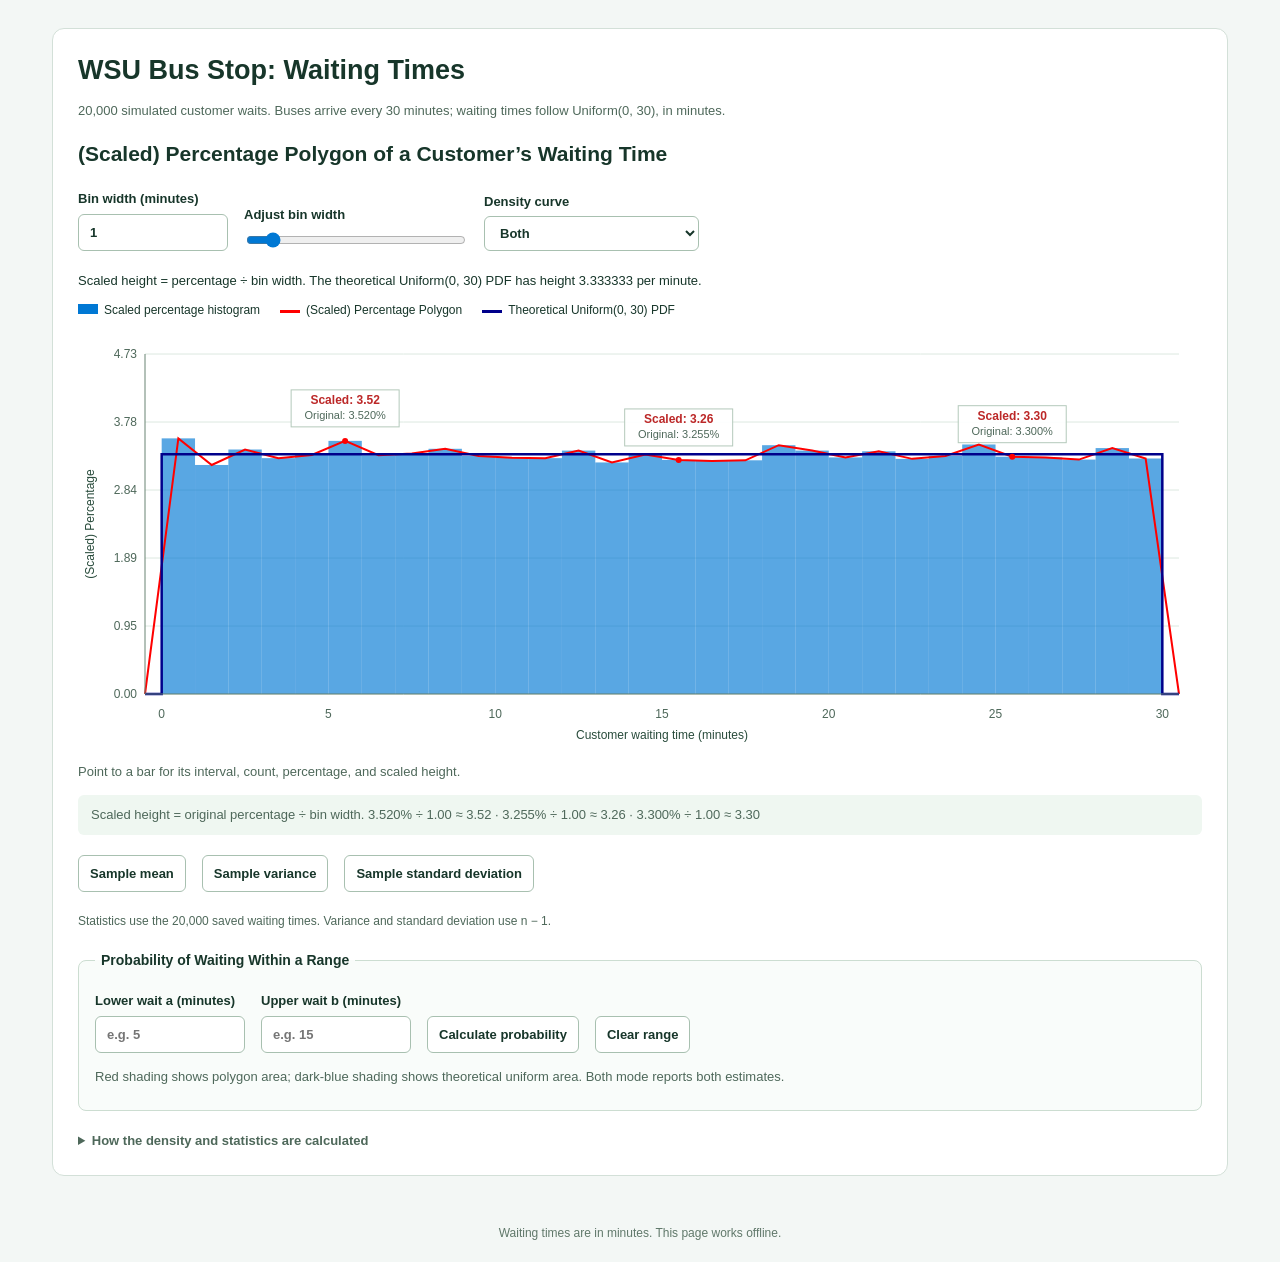
<file: WSU_Bus_Waiting_Times.html>
<!doctype html><html lang="en"><head><meta charset="utf-8"><meta name="viewport" content="width=device-width,initial-scale=1"><title>WSU Bus Stop Waiting Times</title><style>
*{box-sizing:border-box}body{margin:0;background:#f3f7f5;color:#17362a;font:15px/1.5 'Segoe UI',Arial,sans-serif}main{max-width:1220px;margin:28px auto;padding:0 22px}.card{background:white;border:1px solid #d3e0d8;border-radius:12px;padding:25px}h1{font-size:27px;line-height:1.25;margin:0 0 10px}p{color:#4e685a;font-size:13px}.controls{display:flex;gap:16px;flex-wrap:wrap;align-items:flex-end;margin:20px 0}label{display:flex;flex-direction:column;gap:5px;font-size:13px;font-weight:600}input,select,button{font:inherit;border:1px solid #a8c0b0;border-radius:6px;padding:8px 11px;background:white;color:#17362a}input[type=number]{width:150px}input[type=range]{width:220px;padding:0;accent-color:#0078D4}button{cursor:pointer;font-size:13px;font-weight:600}button:hover{background:#edf7f0}button.active{border-color:#0078D4;background:#e6f3fb}button:focus-visible,input:focus-visible,select:focus-visible,summary:focus-visible{outline:3px solid #e1a822;outline-offset:2px}.legend{display:flex;gap:20px;flex-wrap:wrap;font-size:12px;margin:10px 0}.swatch{display:inline-block;width:20px;height:10px;background:#0078D4;margin-right:6px}.swatch.red{background:red;height:3px;vertical-align:middle}.swatch.navy{background:#00008B;height:3px;vertical-align:middle}canvas{display:block;width:100%;height:420px}.examples{padding:10px 13px;background:#eff7f1;border-radius:6px;font-size:13px}.result{display:inline-block;font-weight:650;font-size:20px;background:#edf5ef;padding:10px 16px;border-radius:6px}.result[hidden]{display:none}.range{min-width:0;margin:20px 0;border:1px solid #ccddd1;border-radius:8px;padding:10px 16px;background:#f9fcfa}.range legend{font-size:14px;font-weight:650;padding:0 6px}.range .controls{margin:10px 0}.prob-result{font-size:14px;font-weight:600;color:#a52b27}.method{font-size:13px;color:#4e685a;margin-top:18px}.method summary{cursor:pointer;font-weight:600}#tip,#status{min-height:20px;font-size:13px}footer{text-align:center;color:#60786a;font-size:12px;padding:20px}.stats-label{font-size:12px;color:#4e685a}@media(max-width:650px){main{margin:14px auto;padding:0 12px}.card{padding:16px}h1{font-size:23px}canvas{height:350px}}
</style></head><body><main><section class="card"><h1>WSU Bus Stop: Waiting Times</h1><p>20,000 simulated customer waits. Buses arrive every 30 minutes; waiting times follow Uniform(0, 30), in minutes.</p>
<h2 style="font-size:21px">(Scaled) Percentage Polygon of a Customer’s Waiting Time</h2><div class="controls"><label>Bin width (minutes)<input id="width" type="number" min="0.1" max="10" step="0.1" value="1"></label><label>Adjust bin width<input id="widthSlider" type="range" min="0.1" max="10" step="0.1" value="1"></label><label>Density curve<select id="mode"><option value="both">Both</option><option value="pdf">Theoretical PDF only</option><option value="polygon">Scaled Percentage Polygon</option></select></label></div>
<div id="status" role="status" aria-live="polite"></div><div id="legend" class="legend"></div><canvas id="chart" role="img" aria-label="Scaled percentage histogram, empirical density polygon, and Uniform zero to thirty theoretical PDF"></canvas><p id="tip">Point to a bar for its interval, count, percentage, and scaled height.</p><p id="examples" class="examples"></p>
<div id="stats" class="controls"><button data-stat="mean">Sample mean</button><button data-stat="variance">Sample variance</button><button data-stat="sd">Sample standard deviation</button></div><div id="statResult" class="result" aria-live="polite" hidden></div><p class="stats-label">Statistics use the 20,000 saved waiting times. Variance and standard deviation use n − 1.</p>
<fieldset class="range"><legend>Probability of Waiting Within a Range</legend><div class="controls"><label>Lower wait a (minutes)<input id="lower" type="number" step="any" placeholder="e.g. 5"></label><label>Upper wait b (minutes)<input id="upper" type="number" step="any" placeholder="e.g. 15"></label><button id="calculate">Calculate probability</button><button id="clear">Clear range</button></div><p id="probResult" class="prob-result" aria-live="polite"></p><p>Red shading shows polygon area; dark-blue shading shows theoretical uniform area. Both mode reports both estimates.</p></fieldset>
<details class="method"><summary>How the density and statistics are calculated</summary><p>Scaled bar height = 100 × bin count / (20,000 × bin width). The vertical axis is (Scaled) Percentage. Each bar’s area is its bin percentage, and all bar areas sum to 100%. The red polygon joins bin-midpoint heights and closes at zero one bin width beyond each outer midpoint; its total area is also 100%.</p><p>The dark-blue curve is the theoretical Uniform(0, 30) PDF using the specified bounds. Its scaled height is 100/30 = 3.333333 per minute from 0 through 30 and zero outside that range. The bounds are fixed at 0 and 30, rather than estimated from the sample minimum and maximum. Its theoretical mean is 15 minutes, variance is 75 minutes², and standard deviation is √75 ≈ 8.660254 minutes.</p><p>Empirical polygon interval probabilities integrate its straight segments exactly. The theoretical probability is the overlap of the selected interval with [0, 30], divided by 30. The empirical polygon smooths bin counts and may extend slightly beyond the actual bounds; this is an approximation. Equal-width histogram bins can also extend past 30 when the chosen width does not divide 30 exactly.</p><p>The statistic buttons calculate directly from the saved sample, separately from binned density estimates. Selecting one shows only its value; selecting another replaces it. All changes to bins, curves, and ranges reuse the same sample. The chart embeds exactly the same 20,000 values as the Excel data tab; seed 2150030.</p></details>
</section></main><footer>Waiting times are in minutes. This page works offline.</footer><script id="sample" type="application/json">[5.368868799414486,5.011570556089282,20.75147117720917,10.218122759833932,6.344210458919406,25.960999885573983,10.07301174569875,5.990288362372667,10.599305878859013,23.5856126784347,19.79600167600438,2.856632361654192,29.865399913396686,1.8008057051338255,5.2759484318085015,28.63759950036183,17.08698834758252,6.795642937067896,22.675123347435147,28.482264729682356,17.035511378198862,1.0771527048200369,27.73808817844838,29.522683324757963,0.03469013376161456,23.46636788919568,10.40341057581827,24.638068496715277,16.341706614475697,14.802682113368064,27.573601885233074,25.544999989215285,16.197284907102585,26.965368033852428,15.712117000948638,29.498024771455675,9.533416719641536,0.4535528691485524,17.101048200856894,16.699217904824764,10.52928886609152,24.852186294738203,14.675714713521302,25.491329873912036,24.8742154520005,21.154722492210567,2.4763413635082543,5.299278593156487,2.4312165775336325,8.152251632418483,6.162848195526749,24.692944425623864,6.224995963275433,28.088051131926477,16.252267104573548,15.68658440373838,18.70072684250772,7.164324230980128,0.35820055520161986,27.544605787843466,18.048112923279405,8.988867842126638,2.4228416313417256,24.218070355709642,9.548642048612237,27.909702393226326,13.272632737644017,1.4522361243143678,8.800416158046573,12.903449821751565,15.582109533715993,8.724161311984062,3.849333431571722,27.52724268240854,22.06495495280251,2.75476228678599,23.918468656484038,27.16761112678796,11.500600674189627,21.70185815077275,22.289016481954604,10.858360645361245,8.524120186921209,11.718659740872681,27.15019113617018,20.98370228195563,25.206765071488917,19.88935644272715,24.5027628634125,19.770350349135697,3.3524816343560815,0.7892169314436615,23.70397876482457,4.509260882623494,12.162382509559393,20.43765986803919,18.290306185372174,21.077067938167602,19.515491158235818,10.045525634195656,26.69163190294057,22.829163644928485,29.857505606487393,23.81511341314763,2.8452956629917026,0.9694275073707104,8.717452813871205,22.288807779550552,19.648269081953913,19.10412078956142,5.650579822249711,7.580921379849315,23.76451847841963,17.890661854762584,0.13290688628330827,5.688327052630484,10.503807943314314,12.090644594281912,2.9860992380417883,27.58929379284382,18.941860666964203,17.95434421626851,21.00195576902479,8.869564239867032,0.227891206741333,21.814233139157295,29.977182294242084,28.907917854376137,8.017774794716388,12.603743034414947,22.44179828558117,15.07667067926377,23.608284902293235,6.557546826079488,12.812021349091083,8.48337562289089,26.068137378897518,20.521712629124522,24.720556098036468,15.647960496135056,19.95039868634194,8.866115030832589,21.627474878914654,28.05933161638677,13.53644815273583,24.609440441709012,9.072549354750663,3.5051094414666295,10.003670998848975,29.01453986763954,21.04963786667213,16.737672979943454,3.125789361074567,8.102999723050743,25.98186725517735,22.512505513150245,7.243704325519502,22.45538673363626,5.263226295355707,4.320076494477689,25.699035320430994,25.222713395487517,15.486868678126484,2.486687363125384,4.933833929244429,10.240112997125834,23.31948720384389,0.1004702690988779,24.629571384284645,15.621048419270664,27.643681021872908,14.905115661676973,13.215802561026067,7.547650511842221,1.2966503715142608,3.8109986018389463,29.606636662501842,11.888150533195585,20.381403286010027,29.042129209265113,22.262140684761107,1.7606042115949094,6.295721323695034,29.29853791370988,6.307312049902976,5.987129327841103,29.024690170772374,5.288873501121998,12.613316201604903,17.139283313881606,5.111873655114323,29.793901371303946,21.53764216694981,17.518569754902273,3.205543637741357,20.145962939132005,27.75783914839849,25.826139191631228,4.784725299105048,6.016808138228953,12.275411006994545,12.719711679965258,17.06366074969992,9.201863806229085,21.477258049417287,27.46110084000975,26.884943610057235,14.193797938060015,5.6033366289921105,23.135619987733662,25.06786064011976,5.256751275155693,7.081063678488135,8.855011565610766,20.98683171439916,12.507237824611366,4.78729399619624,28.210130254738033,8.575243300292641,28.57798610581085,18.263113901484758,2.3082516551949084,27.065643542446196,27.505529425106943,3.5552431480027735,20.164491087198257,1.3651048298925161,14.785923552699387,26.725637416820973,27.134219754952937,5.835063925478607,23.541507467161864,19.450335355941206,28.5249683749862,7.576765150297433,14.431735610123724,5.166734643280506,11.304767802357674,15.995943469461054,24.25982475047931,14.539796586614102,12.887310152873397,29.929882516153157,11.034710020758212,11.960669362451881,27.652984214946628,2.310307917650789,18.73055225936696,3.091211342252791,28.079342676792294,8.372706722002476,13.900888084899634,14.989013532176614,5.939654354006052,2.041168981231749,9.590460634790361,14.612730704247952,24.649281003512442,17.264964433852583,10.209223791025579,1.9847874948754907,19.725238617975265,16.276849710848182,28.378242859616876,7.062099887989461,3.925977135077119,25.000708512961864,24.78384230285883,4.999329813290387,4.102116648573428,29.233314979355782,13.757233021315187,16.017260185908526,22.07805166952312,0.05377665627747774,22.517038662917912,3.718429170548916,0.8088729134760797,14.986555287614465,3.47416432807222,13.633276484906673,0.18492361530661583,11.815669380594045,19.994692197069526,10.97653444390744,29.04704682296142,13.758278475143015,14.120275801979005,24.49438186828047,15.901644027326256,17.018681389745325,18.25451667420566,0.2413725620135665,6.527416335884482,25.27316510444507,15.441945274360478,11.188058985862881,16.587048517540097,27.801736774854362,27.685041236691177,6.388741652481258,11.68353228829801,8.505089201498777,4.185770053882152,20.67071080673486,4.738080755341798,14.338400708511472,29.400918097235262,29.410626457538456,3.46714383456856,15.405818922445178,13.79598552826792,23.99747794959694,9.837246118113399,17.461949090939015,15.742838610894978,8.167725841049105,26.668264386244118,6.107547925785184,9.991939491592348,0.8394445921294391,21.302968303207308,19.765518307685852,11.879253163933754,25.48907838994637,9.718627324327826,15.584816134069115,10.68036827025935,25.055781297851354,29.197011454962194,5.647858853917569,21.787534109316766,20.423046899959445,16.643088546115905,14.325314343441278,26.679324824362993,29.242850616574287,24.327161461114883,20.124905502889305,27.972458966542035,23.129169372841716,11.907456130720675,18.64569929195568,13.112757364287972,1.5154526405967772,10.286537983920425,23.810326906386763,21.96655694162473,11.148033540230244,18.95393919199705,4.078960216138512,18.942038216628134,10.866562728770077,18.380568400025368,22.025716106873006,4.791023202706128,18.62433418398723,12.822054703719914,11.048341454006732,0.037337313406169415,18.937523290514946,3.5020763939246535,9.070349433459342,6.254365642089397,24.6784722735174,20.610940649639815,6.665913476608694,7.9035240621306,13.105655573308468,24.310217339079827,23.133020598907024,24.221289069391787,0.1076762331649661,13.732008368242532,5.417277349624783,25.516806410159916,13.835812273900956,28.894241899251938,24.503445101436228,29.303320082835853,19.66650458285585,12.9870047676377,9.438252844847739,10.392663404345512,23.366347022820264,8.120945608243346,23.626633908133954,10.162338120862842,4.040833376348019,28.708900299388915,5.442987608257681,24.49164751684293,7.27948832558468,19.32788654929027,4.26706058671698,12.789888500701636,13.834674556273967,22.753594340756536,22.16490807943046,1.057296667713672,14.89745881408453,28.907699917908758,26.29400277044624,15.741186831146479,26.01421311032027,24.62417166447267,11.959977785591036,13.97109578596428,3.4007327165454626,17.40841219201684,19.043659851886332,11.88823081087321,14.92967194179073,4.004445201717317,29.29818044649437,25.409695571288466,22.582736935000867,24.48875355301425,21.354939993470907,7.951509857084602,21.58667653799057,23.924118177965283,0.4978909087367356,10.71130954194814,3.188509214669466,8.490849409718066,10.31379969092086,27.434453386813402,10.943347995635122,23.533846233040094,15.82572908140719,8.15857355017215,12.280493611469865,0.26840318692848086,13.570217883680016,9.68513602623716,25.211584148928523,29.70487158279866,8.451851878780872,27.364016755018383,12.793491405900568,19.233633703552186,0.05495128221809864,3.394395327195525,25.319311190396547,3.2244274858385324,19.05515853781253,22.704217694699764,14.819920314475894,8.912126161158085,28.65157472435385,4.487386322580278,24.79000431485474,15.666813547722995,22.333595424424857,28.384755661245435,7.878061307128519,14.35716989915818,28.481340729631484,0.6889744754880667,12.211914276704192,27.51388220116496,25.393829208333045,0.6062626163475215,13.011698657646775,5.968961580656469,0.3179297363385558,1.119327424094081,25.371535811573267,9.38205185579136,16.656748086679727,2.5991626479662955,3.491148417815566,3.8783898507244885,6.327047632075846,22.473439215682447,10.881257916335016,28.90421593794599,4.746302138082683,19.643786433152854,27.12316714692861,28.94805967574939,22.292783218435943,25.263165396172553,29.134311808738858,21.564098407980055,8.922629139851779,11.566988790873438,24.416465966496617,20.21997582167387,24.050445368047804,15.951156970113516,23.9233332965523,9.730967686045915,2.161036266479641,28.976339078508317,13.632673895917833,28.057082472369075,21.135019089560956,0.08431237656623125,8.804743036162108,15.755575324874371,22.786235664971173,21.779263699427247,15.862885087262839,19.97068124357611,22.470289890188724,3.5244947578758,13.263226656708866,10.108468034304678,8.163179489783943,17.90341949556023,15.801787124946713,7.224173862487078,10.00656706513837,13.294825425837189,28.09283421607688,0.8014809619635344,14.977078847587109,15.666288973297924,22.82428171020001,29.98977592913434,13.416183921508491,19.144816927146167,9.655669620260596,1.694167647510767,11.42630058573559,5.287484179716557,25.53280355874449,18.787678701337427,27.30378655018285,29.469065442681313,10.969414771534503,12.134046647697687,10.644898619502783,13.691293727606535,5.416649132966995,22.307943364139646,5.866416909266263,26.587503219489008,27.28120867162943,16.90554487751797,20.023470490705222,7.541541773825884,1.910637344699353,13.648853693157434,16.664541468489915,29.24583876505494,4.262760335113853,10.644269913900644,5.529717179015279,18.16732881590724,6.533410318661481,15.819165031425655,0.9108691359870136,13.385533704422414,13.594439174048603,12.234821864403784,13.025493670720607,11.196798111777753,17.869499770458788,25.623123322147876,3.5661068838089705,16.941970547195524,15.52751180715859,14.543564028572291,23.50548363290727,24.033671531360596,5.810647630132735,20.79502494307235,8.562791501171887,7.4907396524213254,8.170550444629043,10.74991273228079,16.015200570691377,5.611946044955403,16.888799846637994,11.364381797611713,17.96140829566866,29.31513274786994,12.507445758674294,3.227061575744301,3.013077098876238,0.07654259679839015,2.7680004271678627,27.475289383437485,5.965404538437724,3.862804896198213,4.605255131609738,24.14681800408289,6.265561643522233,23.11075709061697,20.042059540282935,8.072671678382903,18.62530939746648,9.591274210251868,12.592101485934108,25.516583954449743,11.071766554377973,27.05670079914853,9.905520672909915,9.62218136060983,14.440708437468857,12.93003780534491,11.62288794061169,20.462949411012232,21.508648619055748,21.087600435130298,5.6672298442572355,22.18616272090003,10.8536390773952,9.530332807917148,11.315233970526606,8.612288078293204,15.968585377559066,0.032879733480513096,29.042826911900192,5.836340265814215,19.88362551899627,1.670449215453118,18.339575068093836,1.214366254862398,23.379192135762423,28.226820069830865,1.180494746658951,6.5883037517778575,14.803976097609848,5.110482503660023,9.334218604490161,21.688973978161812,10.448181701358408,25.932546488475055,15.686887758783996,20.666941094677895,23.70293040527031,20.779312688391656,6.9417216698639095,3.4759503160603344,28.250686889514327,11.704005533829331,9.62561510503292,26.34213427081704,27.964511790778488,14.830701977480203,6.98685881216079,22.70739217288792,9.235319879371673,1.7249031434766948,26.149491453543305,29.453556595835835,27.824171036481857,16.435309988446534,13.193191008176655,23.882483965717256,26.278725417796522,26.933239423669875,5.467424704693258,18.431516925338656,9.30966945597902,10.651490280870348,17.047602909151465,29.878236658405513,2.9463966004550457,26.686894870363176,0.5754601559601724,13.54101253207773,13.670161643531173,11.892476475331932,6.48083281237632,6.437357508111745,26.12055085133761,2.9011823516339064,27.148126303218305,14.168886698316783,29.03380602831021,20.274713693652302,8.754077937919647,28.184711986687034,29.091416581068188,28.395710927434266,7.090326282195747,22.397301821038127,19.425244729500264,19.313828183803707,18.44857822638005,13.561843119096011,23.504763431847095,17.950765213463455,13.60083494335413,28.064066120423377,14.18048213236034,24.223994873464108,27.977556930854917,6.708727797959,25.274761891923845,6.591944466345012,3.8976161694154143,5.048782336525619,21.855412556324154,5.15204843133688,16.53138698078692,21.210889318026602,13.994862944819033,11.793073753360659,5.080703012645245,12.010044667404145,0.3476576507091522,24.831475387327373,25.471098669804633,2.316586661618203,23.015132420696318,26.250829193741083,0.6403344869613647,25.988952659536153,4.1807909100316465,15.632524501997977,5.834016683511436,7.967784167267382,29.54227000242099,8.27136522391811,2.388138324022293,4.308842956088483,8.639750049915165,16.69287459924817,19.070693815592676,25.695172136183828,29.35117338085547,22.92089603142813,23.501911754719913,27.922059958800673,8.84070566855371,17.166167967952788,20.82978571532294,28.60988277476281,19.72482395824045,14.350700320210308,1.4857519255019724,9.19906981755048,1.167717115022242,14.098653383553028,19.09391847671941,21.6238442924805,27.883307200390846,16.46702842321247,27.361215935088694,5.557602338958532,13.85200965218246,25.960132610052824,0.5594756919890642,9.558305551763624,13.058024228084832,20.24448895594105,25.300827543251216,6.218042196705937,23.785176440142095,29.371477046515793,28.70893192710355,5.603869501501322,14.841790802311152,1.1622028704732656,6.337971794418991,4.512986834160984,2.8397264052182436,3.1117144622839987,7.558823630679399,0.4781953990459442,7.13978769024834,20.50521878991276,6.88154362840578,18.63150146557018,22.752220008987933,26.85575656592846,7.113769082352519,20.544017537031323,19.378858369309455,28.282905200030655,18.920855205506086,13.216400113888085,6.225613933056593,21.009660428389907,20.74207012541592,22.67000400228426,12.860772383864969,19.253294358495623,15.997588592581451,14.321921502705663,27.62506895000115,16.68272134847939,17.473094088491052,2.783290680963546,17.920199437066913,4.559158701449633,23.96328141214326,14.581286581233144,3.534013966564089,14.055094511713833,1.6467684879899025,27.34420634340495,17.943692493718117,8.184983641840518,19.63451069081202,0.03365288721397519,13.250361238606274,10.122276255860925,13.144835690036416,6.147006880491972,8.978823737706989,16.424429398030043,8.152277078479528,9.466228683013469,1.8984977644868195,0.28418630361557007,20.41602401761338,9.491423196159303,11.001415878999978,8.79687569802627,12.699717006180435,26.63258370012045,29.31752003962174,0.08407598594203591,3.213196999859065,5.662408315110952,13.170666361693293,9.513860160950571,23.516946458257735,3.879057657904923,15.079035304952413,20.243570383172482,23.391980943270028,0.009442234877496958,7.303830133751035,28.24234593193978,9.367990870960057,3.643186502158642,0.8180874539539218,15.032206324394792,21.450012275017798,19.71720551373437,26.56314183259383,8.176806585397571,20.75964150717482,2.840649839490652,22.24041970912367,25.302578816190362,3.6580002307891846,22.456728166434914,2.1196226798929274,28.15714562544599,1.6614380478858948,1.9660097267478704,27.752031502313912,24.534155388828367,26.293477658182383,12.092400812543929,4.266697245184332,22.716310266405344,27.724303202703595,14.473960299510509,4.948362736031413,8.04804475279525,11.033100904896855,29.754447913728654,8.762953772675246,13.404734968207777,17.322869540657848,26.865892787463963,26.072794999927282,11.276000579819083,6.756587654817849,14.137093483004719,23.559512668289244,20.914147237781435,28.941772270482033,7.053679204545915,19.552426706068218,4.875013113487512,16.57596968114376,28.440863876603544,5.03531439229846,29.225842736195773,20.107079681474715,5.437665574718267,2.3284476273693144,26.44715496338904,7.507522199302912,10.390825567301363,19.853287409059703,28.79780506482348,21.91045968560502,7.292151139117777,12.71668340312317,16.999628904741257,13.7040104996413,12.95304759638384,7.242539736907929,1.0452602826990187,20.541981146670878,4.179521568585187,22.3089274414815,2.115763162728399,9.165810914710164,9.446356308180839,11.270529557950795,1.0884094331413507,2.324661472812295,11.567465162370354,29.856249787844718,15.285228118300438,19.477420889306813,0.2623376715928316,7.669204571284354,18.591656531207263,12.394459170754999,14.974398356862366,14.27561947144568,5.974901996087283,9.532160223461688,16.426255158148706,4.476583313662559,6.894605993293226,19.088872165884823,7.931377426721156,22.16735064284876,22.81793172005564,13.139934302307665,4.018404604867101,16.37934487313032,23.277635250706226,29.102174362633377,23.82442125119269,17.591724637895823,21.160689163953066,24.94054964510724,20.321314407046884,0.7365453452803195,20.76788044301793,3.4247057139873505,10.813652866054326,6.767256266903132,1.0779337864369154,20.165746654383838,15.453204265795648,11.470191199332476,24.681984207127243,18.398811367806047,9.634428836870939,2.413355503231287,5.678968699648976,22.06091829109937,24.575834395363927,13.108108502347022,27.705444088205695,22.410085704177618,22.30131336953491,5.567387749906629,19.611147777177393,24.55070657422766,1.817392751108855,6.356321575585753,23.60771049046889,20.2633680193685,17.58487918647006,16.274835078511387,29.517467434052378,28.058278025127947,7.741974662058055,1.7727048369124532,1.6912635345943272,22.86761606577784,16.103999151382595,22.97406912781298,15.365131453145295,5.175964292138815,1.3860699185170233,7.349124087486416,12.91225385852158,17.039957265369594,15.365871554240584,10.008336771279573,25.151275950483978,3.5889637540094554,26.03102929657325,10.45379615854472,12.661846987903118,10.402542420197278,16.087300102226436,2.705334280617535,12.989046026486903,6.816293557640165,26.975739165209234,4.413798591122031,28.647549378219992,10.3496382990852,26.823653373867273,0.9848178061656654,23.586444687098265,2.9118991876021028,27.167372843250632,20.83953520981595,27.39925007801503,29.854206014424562,13.088461607694626,9.633331261575222,13.787101856432855,9.691431450191885,25.628452564124018,21.185352774336934,8.551300037652254,17.286789240315557,12.187643288634717,16.945256965700537,10.95345260342583,13.689963463693857,16.8590959883295,27.261755797080696,19.48360370239243,25.27774659683928,10.553291912656277,18.999842209741473,25.271582307759672,29.138674351852387,25.383072942495346,18.7522620591335,8.035762624349445,13.389595979824662,14.78999175131321,25.673813230823725,15.04960754653439,20.148872730787843,22.845234910491854,13.42019914649427,14.753025930840522,9.626970200333744,4.089780596550554,14.170153043232858,26.880713501013815,27.838045391254127,27.22701256396249,12.356176399625838,24.03932825429365,12.072234833613038,15.05822345847264,9.515969487838447,15.320174298249185,25.5328900530003,26.079929675906897,10.612129324581474,11.413648019079119,23.07312184944749,13.903580736368895,8.968667588196695,17.303294660523534,5.691721877083182,10.814126192126423,14.454141764435917,10.813918502535671,0.19303654320538044,24.23794233240187,14.022092123050243,6.543522442225367,26.749354214407504,27.936945401597768,4.385120908264071,9.178145856130868,29.732595335226506,8.464458882808685,0.6478245137259364,29.912597613874823,24.24726872239262,3.682433310896158,22.882806099951267,27.89091173792258,24.786670783068985,0.06285922368988395,6.784298582933843,5.300804867874831,23.589308958034962,7.293966477736831,4.474411150440574,23.14583183499053,4.034242301713675,12.614985995460302,2.919439938850701,26.83047072496265,3.229323362465948,9.59410636452958,28.361471293028444,10.629005329683423,8.377782348543406,24.407659673597664,17.58684057975188,0.4619972943328321,21.429258703719825,22.406516110058874,29.779269306454808,20.730690993368626,7.257022010162473,18.976779598742723,23.09290658449754,23.4861792717129,9.891016823239625,0.8952711895108223,8.853928588796407,27.338418101426214,16.93262621993199,18.087800857611,4.046059150714427,19.160145178902894,21.963061338756233,9.8146813781932,29.087408382911235,11.313254185952246,2.4526076554320753,9.418965876102448,10.51964552840218,15.98762049106881,16.01211663801223,3.0066766985692084,28.334634338971227,8.572840858250856,16.759876781143248,24.23559267539531,7.150417354423553,21.418963498435915,21.871695457957685,9.600691383238882,26.97749487357214,25.315796134527773,5.229255021549761,22.645858358591795,20.095240864902735,8.835619508754462,11.019871244207025,5.098983077332377,8.75019867438823,28.779901256784797,27.134654293768108,10.69444619351998,14.065619381144643,21.17748791584745,7.878247266635299,17.540991094429046,15.58079814305529,29.873672851826996,26.915318300016224,10.447155609726906,0.9245894523337483,11.789729744195938,23.251362964510918,16.16415732074529,5.791814338881522,2.693880060687661,16.23384068487212,29.61591327097267,15.480527328327298,25.201412283349782,16.75250123720616,5.426855608820915,28.19133835611865,24.943215446546674,0.9125195047818124,29.638276118785143,27.720858114771545,6.63442013785243,28.30022944137454,18.40397194493562,0.7162625365890563,21.094992645084858,22.375626421999186,20.446659796871245,21.427719451021403,18.98789891274646,17.363685343880206,18.30459469696507,18.984863951336592,26.767884492874146,26.465521717909724,16.10118716955185,4.1731050331145525,0.022017639130353928,6.564366105012596,10.226872405037284,12.480539842508733,28.22854282334447,15.93370807589963,8.147935881279409,13.07841746835038,18.016689782962203,2.132701249793172,18.42703231377527,29.843004082795233,29.957065447233617,9.551320031750947,28.51655878359452,11.651237709447742,24.982984845992178,10.509002208709717,9.64074857532978,26.67690496891737,27.198378453031182,4.399466486647725,12.81604589894414,7.640857030637562,16.776653265114874,19.632746607530862,0.0963495229370892,8.840678727719933,7.597974948585033,24.371190201491117,14.435892286710441,12.017318895086646,22.96787180006504,4.671226961072534,9.77569108363241,17.375031542032957,29.903892748989165,1.539707521442324,9.535080059431493,25.926814370322973,26.57797359628603,7.11730764945969,0.8936594473198056,14.598741084337234,26.318496353924274,26.752438719850034,5.738560853060335,26.207878519780934,28.705228788312525,4.409876991994679,25.387319675646722,0.9398087114095688,27.20419813413173,13.887643427588046,11.220632242038846,19.44600101094693,29.524200491141528,7.816779117565602,6.757785687223077,2.7740863664075732,16.416825132910162,0.41659375419840217,9.989791663829237,16.051460907328874,2.3399838362820446,20.22261131554842,26.060905340127647,5.094039074610919,15.395920439623296,10.565593773499131,23.387019275687635,13.601186836604029,19.437876830343157,21.616012717131525,25.324964022729546,12.587926278356463,18.682749008294195,17.333988610189408,24.92808817187324,6.6797432117164135,27.724839861039072,18.32680875202641,15.173772596754134,12.258070148527622,8.655799920670688,1.3941993587650359,25.861436957493424,15.309806750155985,3.1850803596898913,15.617526469286531,15.27341800974682,10.019992177840322,23.64248452708125,23.426072588190436,6.205956204794347,15.496542120818049,7.3299071146175265,10.553275477141142,24.397248679306358,29.215647170785815,27.46665046317503,15.862534695770591,9.173852065578103,28.399748329538852,3.974143483210355,11.396900166291744,18.521814588457346,23.045652124565095,19.386414354667068,15.167571008205414,8.801750123966485,15.608759962487966,11.363851788919419,29.097112098243088,24.561154707334936,8.403217541053891,20.464300999883562,7.795004169456661,4.725182983092964,15.108105868566781,23.786135350819677,10.25182985002175,27.830600487068295,15.50844841869548,13.410094266291708,14.965938774403185,20.784438271075487,6.865423677954823,9.497512362431735,13.019396073650569,5.755314454436302,10.163321318104863,24.872524542734027,5.2434588759206235,26.835568856913596,23.714854361023754,15.074317899998277,19.58886211272329,24.644855882506818,25.28104750206694,23.290091331582516,10.683583519421518,27.389749106951058,2.0936129218898714,28.72456759912893,1.7763150832615793,25.835666391067207,14.895680963527411,1.0307252104394138,22.30498984688893,19.172272011637688,19.05889481306076,6.794891590252519,16.855957203079015,16.801884658634663,12.517759292386472,13.780277834739536,25.938177143689245,3.876198325306177,12.389969823416322,4.004703853279352,26.985641287174076,10.25136394193396,22.319081376772374,7.009839182719588,14.924472954589874,9.410724523477256,0.5741288303397596,29.44854335859418,7.645415710285306,0.7850494561716914,0.9867149800993502,6.605121872853488,15.044723481405526,18.199274819344282,17.352350370492786,22.46968408115208,9.646926003042608,25.953381343279034,9.400264124851674,2.699637128971517,22.756648007780313,8.932071577291936,0.1327808015048504,21.160287782549858,26.08984168851748,19.545332207344472,15.115151172503829,13.73285167850554,9.278102440293878,22.046406192239374,26.096811834722757,13.687958931550384,20.199286281131208,29.53975966433063,17.965498510748148,25.85245828377083,18.255616568494588,21.88760246615857,0.9424665989354253,20.92418583109975,7.839426251593977,27.339268794748932,27.071928824298084,25.040974700823426,8.009684148710221,0.268779625184834,7.2298903414048254,7.058401037938893,9.189474529121071,16.557308400515467,14.64727804530412,5.600124502088875,12.753805336542428,5.597624606452882,11.360283591784537,14.846687118988484,8.596038767136633,10.105276212561876,12.882498737890273,6.6314468323253095,10.736024288926274,7.59373597567901,25.257301814854145,1.484823664650321,23.334869246464223,15.67499486496672,9.022561898455024,20.583232410717756,21.40160547103733,14.652986016590148,6.60331416875124,23.258338028099388,5.343544632196426,2.4940088228322566,24.28336855955422,14.716240474954247,11.503340334165841,18.394345175474882,18.50366902537644,27.18368503265083,23.626681070309132,14.520388094242662,14.06191552290693,0.048864008858799934,27.490472125355154,28.120801637414843,9.066237166989595,8.9609171776101,2.5138596701435745,29.61401977809146,14.008756724651903,11.821049849968404,25.69601298775524,17.645940757356584,8.515972418244928,19.245158310513943,11.730657841544598,0.7762181363068521,16.581656250637025,16.260250832419842,25.07354250177741,4.289612907450646,14.145082826726139,15.226185817737132,24.998386655934155,27.80915551353246,12.897611134685576,16.68956963578239,24.497881669085473,11.154532085638493,9.963598027825356,9.905405128374696,22.601598263718188,28.36920906091109,18.131627978291363,16.88158016419038,10.007842280901968,11.992140824440867,4.459722863975912,8.301413333974779,12.732960116118193,24.492000688333064,4.345391413662583,2.140085727442056,20.200506651308388,3.3968270639888942,12.16084690997377,12.257511243224144,26.18331676349044,1.0309146763756871,24.707156864460558,24.42860301816836,19.993140469305217,1.298942870926112,10.727178517263383,9.822162757627666,26.475332288537174,10.18783003790304,2.921764722559601,8.7493936275132,14.710663449950516,24.900524499826133,4.70376105280593,14.893833040259778,8.889473222661763,21.615345692262053,18.17400835454464,18.095396510325372,2.7503554802387953,29.012471318710595,18.056842542719096,24.31193048134446,25.612236144952476,15.837783864699304,20.510537093505263,6.783208278939128,13.164478903636336,20.83559688879177,12.02120343921706,28.491083930712193,10.802895196247846,7.0293934643268585,21.325256021227688,1.5930238016881049,25.715941870585084,0.3815729892812669,4.960392736829817,7.243456549476832,21.80928201181814,16.374587807804346,17.012151984963566,27.175998024176806,18.637800731230527,14.169686164241284,2.2759989788755774,12.653099144808948,12.94193418463692,7.946193383540958,27.873101241420954,21.47466127295047,7.975548980757594,19.31028321152553,22.223730110563338,17.976770654786378,20.550626856274903,13.580058740917593,19.234362377319485,23.272434782702476,23.99329267675057,17.09822061471641,24.90364252589643,21.340959537774324,18.56170278042555,10.305065468419343,4.828777473885566,13.432024056091905,0.40544237941503525,11.953219317365438,14.492220582906157,10.453204514924437,0.16403806395828724,8.931059231981635,28.175761364400387,23.968002232722938,28.90351572772488,18.665736685507,11.856692705769092,5.143064092844725,20.475571202114224,3.2715234509669244,0.6039275927469134,7.993304163683206,22.48864297522232,24.533129408955574,10.854950761422515,9.727007278706878,3.349254853092134,18.216379762161523,28.593003766145557,28.970795685891062,6.76072851754725,11.472280758898705,22.84899063175544,26.081176057923585,16.922351976390928,3.0084913317114115,8.691462934948504,14.311690754257143,11.005399336572737,3.473126725293696,21.252932643983513,19.173571101855487,28.454950307495892,1.6273559932596982,7.454042548779398,8.925236470531672,8.77152118831873,4.011912583373487,14.866180373355746,19.65852809837088,11.203537029214203,25.951572549529374,6.911282131914049,6.986668515019119,21.77243661135435,18.69618795113638,15.963311903178692,18.176504876464605,24.747330110985786,28.558249350171536,1.1930716317147017,3.111443230882287,22.061252219136804,28.739648137707263,23.763959021307528,12.203099566977471,8.617773181758821,12.412354359403253,1.0796212451532483,21.363205045927316,22.105604473035783,10.944218239746988,20.04950624657795,21.953045048285276,13.042303235270083,15.988029688596725,1.889863454271108,15.506922032218426,19.964214912615716,5.369574506767094,19.299218792002648,0.6465301942080259,19.560420101042837,23.87706259265542,5.223189890384674,7.668495217803866,29.252332393079996,22.358983266167343,15.461769327521324,24.800176976714283,17.205385447014123,0.060264263302087784,18.26772925676778,3.5480513842776418,22.633788327220827,18.97621689364314,13.560212231241167,13.736711028032005,16.764221345074475,23.012569786515087,2.8867462347261608,17.69554803846404,10.357436249032617,22.13575853034854,28.144694273360074,6.433971812948585,22.655739141628146,21.916490639559925,19.093166054226458,14.219011925160885,4.302084767259657,25.224425867199898,26.099627763032913,28.53109944378957,19.804984428919852,8.308112570084631,18.014973441604525,29.523699022829533,0.8539345976896584,12.963256482034922,22.73806744487956,9.955419357866049,5.634459417778999,13.439451435115188,13.643959164619446,29.10846132785082,18.904558117501438,19.178638975135982,28.182653971016407,21.058584256097674,20.42373451637104,27.246347973123193,18.174198176711798,16.659628876950592,10.257327693980187,5.145625525619835,6.637506501283497,11.279656898695976,29.962506832089275,4.401753167621791,25.17663549631834,28.442247435450554,23.531517593655735,15.915602627210319,0.4776570643298328,18.1268681678921,13.39408622123301,27.190376536455005,4.5124072465114295,17.613711124286056,18.6424955050461,16.09916548943147,22.401226186193526,17.211262055207044,8.660782382357866,21.099042270798236,15.637757093645632,2.5785527494736016,21.552360481582582,3.7264647893607616,5.536101129837334,21.532249536830932,27.459631694946438,21.87582454411313,22.028126916848123,10.53224568720907,26.900366402696818,15.028626979328692,8.395646377466619,16.12193814944476,3.761522371787578,22.1186454850249,7.860284401103854,26.860297231469303,27.35331131145358,11.00476454012096,7.086252607405186,13.914203296881169,20.02155689522624,20.646158165764064,19.629304606933147,0.44481571996584535,17.626626980490983,25.164135626982898,4.000119692645967,20.90197986457497,22.510974160395563,20.33642413560301,6.556960225570947,19.202230386435986,11.182590401731431,29.955001745838672,25.432487684302032,25.475386215839535,2.2109376545995474,11.340896131005138,28.587399409152567,21.124032391235232,14.733803188428283,13.583516136277467,15.529257555026561,20.593486635480076,11.76820477237925,23.426216777879745,18.49391914671287,10.437970496714115,5.096562607213855,24.14565871702507,19.60000312887132,27.6964490278624,28.62442235229537,13.394338209182024,25.88788712862879,14.204677438829094,25.113501492887735,1.294575606007129,20.383947102818638,7.83974593039602,23.23116559535265,21.325888568535447,24.84325303696096,21.700935582630336,13.79005680559203,18.956488624680787,12.029979906510562,18.993540743831545,5.4076003935188055,11.144190493505448,24.201656291261315,7.3503914452157915,26.663302900269628,16.591493824962527,14.068586316425353,19.462450887076557,11.490390175022185,9.60224118316546,28.252076539210975,29.300178817939013,11.67450682958588,12.696585429366678,8.424944474827498,4.734549969434738,2.210311519447714,21.171270778868347,21.093130682129413,24.144185674376786,16.128674915526062,13.59680384863168,5.835121488198638,7.503987571690232,29.78932480327785,28.46371889580041,22.78066269820556,24.992244767490774,16.52189791901037,0.36967854481190443,18.615128255914897,28.05372767150402,17.921889005228877,12.810626062564552,20.087106751743704,12.816011414397508,29.67171762138605,3.2581708347424865,27.647259898949414,21.092586633749306,24.420522542204708,21.640627020969987,26.927709456067532,17.11194320814684,19.48848575586453,19.46911975275725,12.563284810166806,16.579894472379237,7.242825825233012,10.11242180597037,27.305341637693346,29.026188959833235,11.585292255040258,17.69978157710284,6.2088629230856895,14.53427076805383,3.615639314521104,9.019982151221484,18.065790643449873,15.284515810199082,28.489068096969277,16.316051767207682,18.243017632048577,19.4716634019278,11.382872192189097,9.63408290874213,0.045411495957523584,16.07815319672227,18.18522595334798,21.948849780019373,27.799507146701217,26.051736522931606,18.633002664428204,17.336658665444702,23.98624587804079,4.060514490120113,22.574675779324025,10.66752407932654,6.279675776604563,11.04897229000926,3.5957279638387263,19.586327774450183,21.214737694244832,27.063649697229266,29.488063571043313,28.35729809710756,13.746149183716625,14.64686131104827,14.9368327553384,6.634491963777691,26.496020830236375,7.590703312307596,26.63887148955837,29.249797551892698,13.417908309493214,29.38551076920703,18.90132415574044,18.915854191873223,28.183144801296294,28.691971907392144,23.00726921763271,25.190479550510645,0.8497950062155724,11.346942787058651,1.372595310676843,10.824601042550057,23.1338484515436,27.79078889871016,19.141559922136366,1.0530982143245637,25.57171657215804,4.919422895181924,26.314624501392245,29.990175089333206,0.9722284111194313,28.122106343507767,18.39764793170616,8.36697384249419,4.094666680321097,21.03294698987156,5.6326266238465905,29.11825987044722,15.795258691068739,17.69209200516343,20.40073171025142,12.715325094759464,26.557948663830757,24.628997105173767,9.246239305939525,4.203262820374221,20.88726078160107,13.065267896745354,29.73475051112473,2.619447223842144,8.226930897217244,28.843350866809487,18.452085060998797,18.06317419046536,20.770532183814794,10.00526231015101,12.608210805337876,28.624236923642457,6.691935996059328,15.8342903573066,18.851246607955545,15.86240976350382,23.47095705801621,2.615813270676881,12.057571937330067,2.4962149118073285,15.28412853134796,11.41092883888632,16.86181635595858,22.383050615899265,12.338739694096148,17.08196523366496,19.657098229508847,25.556978839449584,8.904701261781156,6.150322915054858,7.165532496292144,16.436783093959093,23.249342667404562,12.296075080521405,1.7126964800991118,3.811551695689559,6.799225516151637,26.063853381201625,21.870131806936115,1.9802388246171176,23.73059977311641,4.356727909762412,19.62167783640325,8.99066114332527,20.21224590484053,29.593975057359785,16.31629025330767,25.556826659012586,7.004770163912326,3.2732106372714043,17.100454978644848,3.07824483839795,12.598405361641198,16.19049485307187,4.666478857398033,22.5170278432779,25.582783254794776,13.470856987405568,2.620832857210189,12.33206336852163,29.748931378126144,21.312163195107132,12.54898598883301,7.704647043719888,23.960263326298445,29.110022974200547,11.351529881358147,12.99861665116623,17.707759409677237,20.917487586848438,6.070684581063688,3.116731981281191,23.14397024922073,12.510075538884848,21.16076085017994,4.434072759468108,13.611606443300843,6.97421626187861,7.0582698401995,21.61701580742374,27.34039328293875,8.063547124620527,6.048954350408167,5.634813092183322,13.029743700753897,0.18091176403686404,29.025094779208302,13.925777273252606,17.17081872979179,20.51874014083296,24.872675102669746,18.906098124571145,22.17087959870696,7.175129048991948,27.964411836583167,16.291251762304455,18.480826285667717,8.673363437410444,16.52434007031843,4.139949067030102,26.80869880830869,8.434024171438068,22.02410851372406,0.5913837603293359,11.378385464195162,10.169154836330563,7.013514821883291,24.486466529779136,7.594869711901993,1.2793145701289177,20.34738305490464,15.263255217578262,17.784365541301668,3.48927817074582,20.02435984555632,0.9225929179228842,5.856211145874113,10.582497250288725,8.309612323064357,28.78172448836267,10.67246797028929,25.79361927928403,10.109054718632251,8.472106321714818,14.525410698261112,9.78325883159414,6.080991926137358,29.15767873870209,22.742645766120404,28.763956669718027,4.707966826390475,28.6735124909319,0.42284915456548333,8.161374321207404,13.622407775837928,19.18871190631762,20.451003417838365,12.507374533452094,19.5799307548441,19.67358365887776,22.300281312782317,5.079113328829408,7.916033563669771,24.59524914622307,7.877754522487521,17.388734703417867,18.781435035634786,24.750444784294814,28.528016649652272,19.49810500955209,23.936800486408174,1.5522400243207812,21.832484020851552,18.766485136002302,24.865622171200812,7.882840514648706,20.424192573409528,12.655829850118607,23.226566053926945,28.22442166507244,26.58811662113294,20.867571369744837,7.005192053038627,16.555134770460427,17.675362753216177,12.744678533636034,1.410556915216148,8.317222155164927,18.43195475405082,10.663673474919051,22.157954822760075,19.95596035150811,11.88219444360584,27.329952127765864,10.930190719664097,4.955161912366748,26.314845385495573,21.839546682313085,1.9318418623879552,23.07976495474577,18.989678509533405,14.414597139693797,5.010030171833932,14.254346319939941,6.816595054697245,17.405251034069806,22.777136515360326,29.134546075947583,16.936510170344263,5.161602271255106,1.2355072377249599,23.046337568666786,0.933365011587739,27.570007466711104,5.702735634986311,16.18346735369414,22.648233636282384,3.6126256710849702,10.080365769099444,28.22478730464354,17.04449376091361,27.668705626856536,16.443494386039674,22.221583288628608,20.528128053992987,13.003114415332675,21.695438185706735,10.184219882357866,14.857632927596569,7.164499489590526,25.266982563771307,0.4806227143853903,2.864117792341858,15.028836044948548,4.355560045223683,10.325481172185391,17.324932012706995,0.05549625959247351,3.897840294521302,7.209817031398416,14.793627988547087,17.683178619481623,3.857656982727349,0.24420932633802295,12.87645663600415,26.092114602215588,17.26551597705111,26.74250627635047,12.988801673054695,6.969256962183863,25.185967041179538,13.081838437356055,11.557988219428807,2.6296012778766453,9.865487355273217,18.274787915870547,19.273035395890474,14.093361510895193,5.461169360205531,0.9838480339385569,1.6507838456891477,13.953269182238728,0.6561162625439465,23.038339528720826,18.54487572563812,2.286510458216071,22.047684551216662,3.490802594460547,3.380329990759492,22.19555534189567,21.03525083977729,5.816901612561196,21.55678973067552,10.757858657743782,18.075575893744826,7.89618426701054,10.322763710282743,12.987281118985265,3.7263611052185297,5.953456414863467,26.385171425063163,21.20633265003562,25.968871749937534,26.196152467746288,9.097604881972075,23.90850526979193,26.418374015484005,23.879214625339955,2.1575614088214934,17.04286709195003,2.315833156462759,7.162881453987211,16.892714090645313,1.452461164444685,18.899696739390492,18.703913579229265,2.865524017252028,8.414051639847457,28.930214010179043,21.96858561364934,18.64152636146173,16.906602568924427,21.897448282688856,1.4118636399507523,19.34952249750495,9.686377574689686,18.383040635380894,21.91940520890057,0.24062319891527295,23.553006816655397,4.745972589589655,7.18489731894806,3.1199448695406318,10.223547017667443,23.090132824145257,8.285193904303014,23.087852157186717,12.617252964992076,5.711706241127104,7.752954005263746,2.6663390127941966,17.693404995370656,14.917624744120985,25.944289905019104,2.277385024353862,7.563416773919016,10.019630868919194,3.700859318487346,2.5820040749385953,12.682483589742333,8.046777548734099,6.331755628343672,13.26422400539741,6.358844556380063,14.620911560487002,17.958675865083933,23.2721156347543,11.721553383395076,16.002934731077403,29.10278797382489,11.7563490383327,7.839633249677718,21.835315462667495,9.466897412203252,2.9979324038140476,28.810106765013188,7.467050640843809,3.2700839918106794,3.2996569387614727,15.43994514271617,10.695072133094072,2.490112006198615,11.888699876144528,2.861261477228254,22.197235389612615,14.794791145250201,13.714542095549405,1.4104377734474838,20.18587762489915,17.964384185615927,21.487781598698348,17.572406746912748,3.9146546367555857,12.73961742874235,0.05293853580951691,24.086887543089688,1.5289101703092456,2.4199023423716426,28.528529761824757,4.479463971219957,24.933510697446764,9.690248225815594,11.158391658682376,9.137265009339899,6.087703336961567,26.30049908068031,14.319310609716922,28.707388644106686,19.013477470725775,6.500652905087918,14.472763356752694,4.285846324637532,1.4402622124180198,10.832551487255841,11.584932832047343,14.24865324050188,20.716957147233188,18.33293354837224,27.295687976293266,2.2361381398513913,5.6758637353777885,3.269155779853463,1.5381553256884217,10.214092712849379,23.291165633127093,27.853381955064833,5.008422054816037,0.7786279055289924,29.161697498057038,25.902588337194175,4.947964078746736,4.913731666747481,27.364752392750233,28.004680182784796,21.97289783740416,0.17760236514732242,11.32083313073963,23.75413586385548,21.415792701300234,29.80474238516763,15.31776478048414,12.52546101110056,25.14669809723273,26.062908628955483,23.167118669953197,19.80681438697502,25.659484011121094,13.142842983361334,12.126406969036907,17.265127021819353,4.609543418046087,21.425325621385127,5.796890426427126,16.55078443000093,6.511322124861181,8.57800364261493,3.322784265037626,3.515465660020709,28.368391601834446,17.87752480711788,11.171652562916279,10.459926794283092,29.315921638626605,6.435783435590565,14.278479034546763,24.687960273586214,17.548701509367675,12.002332771662623,2.3589133797213435,7.7281472948379815,0.7665283069945872,18.031910236459225,19.602780430577695,12.487828976009041,15.935228099115193,2.13344793766737,0.411009443923831,18.05581235093996,6.529774130322039,20.705249255988747,25.379632750991732,0.14243349200114608,7.0860162656754255,10.623689582571387,20.103461402468383,29.287907467223704,18.945874760393053,1.8864117446355522,18.85171661619097,0.7182091567665339,9.38986940542236,28.861911250278354,14.281482975929976,10.776926635298878,22.698378323111683,17.76657287729904,2.5199306407012045,8.179747082758695,14.855102368164808,2.2520017088390887,4.402243334334344,25.536509952507913,16.520726967137307,24.539397032931447,14.093976519070566,16.49629815481603,1.2178268702700734,27.543037568684667,25.585319737438112,20.35159059567377,27.037977136205882,11.882500508800149,15.598381937015802,0.3962531592696905,25.819196859374642,20.857470373157412,21.73261840129271,0.25642802473157644,26.023318986408412,3.1769680534489453,27.628665966913104,4.448733665049076,0.0760280666872859,23.95227635744959,21.875126212835312,2.4919347069226205,13.380972950253636,19.666421378497034,19.46197107899934,27.529244197066873,10.182400492485613,28.580059830565006,24.821502780541778,29.22527708346024,14.90702433977276,3.596808041911572,11.802655588835478,16.41926982672885,13.50632012123242,25.87936067255214,15.53692111512646,23.51548574399203,16.572747258469462,29.47997308569029,15.856348676607013,10.316944671794772,23.642695143353194,0.21248757373541594,14.810158833861351,11.335127237252891,28.041700897738338,18.00580962561071,16.64173871744424,21.181389342527837,26.799809171352535,27.226503503043205,26.898937267251313,11.306779549922794,1.1270330613479018,24.496288367081434,22.047845064662397,3.126002694480121,3.7520909076556563,8.257360223215073,1.4536422584205866,16.173437058459967,20.44834854779765,22.44966421974823,3.1136174546554685,18.150218040682375,11.089288608636707,0.6147157028317451,24.019282325170934,14.180838789325207,23.60902979504317,17.37469105515629,20.57621186133474,19.77697722846642,20.605173676740378,22.058407373260707,15.966460655909032,25.018523514736444,7.021456779912114,6.765536181628704,12.918329711537808,27.995703080669045,24.03744579758495,3.015754313673824,23.031670209020376,19.41928721498698,25.22397835738957,3.9974776469171047,8.84824509266764,18.07977317366749,5.2999058668501675,27.94431483373046,9.033546794671565,13.893194845877588,19.972148188389838,2.989448821172118,6.125824232585728,1.4234999637119472,5.52525153150782,12.139657577499747,25.676181628368795,26.063263239338994,18.188313378486782,2.3391455900855362,18.855759319849312,7.264909667428583,10.655634021386504,11.541112011764199,16.079155365005136,18.77779360860586,5.6865866971202195,13.996893356088549,4.895125043112785,14.162671091035008,13.126078024506569,21.942808020394295,27.284450058359653,29.09599187085405,2.7495338930748403,17.497392827644944,1.2025562021881342,4.14023187244311,17.70788121270016,6.724368024151772,22.163574441801757,29.840303915552795,1.513649916741997,16.19572049472481,10.380628702696413,5.3389041451737285,1.1708629340864718,19.16040281765163,17.877728228922933,8.222578482236713,25.92861286131665,26.875495542772114,5.101953155826777,9.311294155195355,26.188281420618296,16.163116903044283,4.108648679684848,23.028395881410688,3.1613243208266795,13.842498587910086,9.35797466430813,5.943040600977838,25.26339842006564,25.06221378687769,22.60493152309209,8.378854505717754,28.817272251471877,13.891948533710092,28.1676182965748,19.404726871289313,15.539911212399602,18.94300162559375,16.005727923475206,26.98262613499537,1.7753469035960734,22.68890661885962,8.84757349267602,25.68432681960985,11.174279283732176,27.203588190022856,12.81417638529092,22.43688577786088,2.7858444792218506,0.23689577355980873,17.022931741084903,23.58067040098831,8.720093085430562,13.698385516181588,27.03269879333675,24.760932927019894,25.84428519476205,9.39828093862161,17.92237501591444,28.455584559123963,13.062619061674923,23.260621572844684,27.709619784727693,29.55437959637493,29.657469294033945,13.1337204342708,3.0721214041113853,1.4717441657558084,26.991626294329762,19.70904690446332,19.861234158743173,15.955525932367891,1.101523598190397,18.330790218897164,1.2932574469596148,5.066451248712838,12.537628572899848,10.026379285845906,16.11474188743159,3.3593884482979774,16.419050730764866,0.8006783179007471,6.062454013153911,7.878659572452307,23.47627012291923,22.885607946664095,26.71355488942936,0.7908796984702349,20.015687432605773,21.172787211835384,28.142728130333126,16.179203500505537,1.4233938627876341,22.018467185553163,24.0446270769462,7.270916334819049,4.821766011882573,4.410114269703627,0.6279623229056597,24.176288398448378,9.636662676930428,8.897850578650832,10.276322399731725,10.28289747191593,20.249716308899224,17.864515834953636,19.419207028113306,22.739021151792258,8.79018836421892,27.828057997394353,27.973155446816236,26.694937655702233,7.52440438605845,22.176704895682633,17.098581846803427,4.626033541280776,6.956356703303754,14.227017131634057,21.105296595487744,21.284448062069714,8.09817009838298,4.225609051063657,14.69166680937633,0.2127800532616675,13.48707381868735,13.687511219177395,5.4735685349442065,22.296692468225956,5.986317351926118,25.629550614394248,19.569949514698237,21.60328481113538,16.101387811359018,25.707304521929473,28.696753894910216,15.838346674572676,10.833344052080065,8.624631240963936,4.507715392392129,27.160422562155873,21.559485238976777,25.502114959526807,15.27522781630978,21.869224039837718,13.381264926865697,13.778738672845066,14.328178432770073,1.0785109014250338,23.724133532959968,16.629364234395325,18.377060936763883,1.9730727095156908,16.52582331094891,6.871341245714575,17.82655525719747,1.5170676517300308,20.00042357482016,2.057920095976442,19.86225107917562,13.871602797880769,15.709997497033328,18.915065685287118,17.4871718371287,10.146353307645768,14.838851478416473,15.12944428017363,5.2297518029809,25.052456378471106,28.104213264305145,19.602727002929896,20.86050178622827,23.770771860145032,7.660795405972749,24.315307731740177,9.558961750008166,4.525829732883722,10.988328899256885,26.16838350193575,0.6667883321642876,3.5976468748413026,3.758713596034795,22.023208108730614,11.003234751988202,25.457681925036013,20.533720969688147,13.984588778112084,13.517114860005677,11.713836018461734,26.858079037629068,17.7571140951477,21.77998202154413,19.825902935117483,6.263098509516567,12.95942745404318,9.170623803511262,28.320839430671185,22.873088407795876,29.425165923312306,27.82014303607866,3.8410434778779745,14.965966693125665,8.345503639429808,21.968343509361148,28.67750542005524,13.603505920618773,22.13085208553821,20.31071126461029,3.289932869374752,4.809965235181153,14.428028357215226,6.607945254072547,3.7758525903336704,25.68824249552563,23.08360836468637,29.56708394922316,27.169235434848815,8.715027538128197,11.568481279537082,21.013743050862104,20.442268999759108,19.45724483113736,6.451914554927498,9.470672034658492,1.1394493910484016,3.444429743103683,26.098284046165645,28.834382670465857,6.824847359675914,23.746763274539262,26.758064373862,19.81514771003276,8.658955148421228,20.85214903810993,19.940912418533117,26.755007731262594,11.330279409885406,19.95265580015257,25.088100163266063,8.737683123908937,24.778500446118414,14.259094109293073,10.081474939361215,14.459918572101742,24.39923258498311,17.710913317278028,23.27930074883625,7.489005485549569,21.66607689578086,16.57456854125485,26.72599680488929,28.820876302197576,5.889349859207869,8.387973220087588,18.64018953870982,10.067081828601658,17.670982258860022,19.169018547981977,17.553756809793413,22.778692084830254,5.7881021266803145,17.3268188489601,5.2251576678827405,24.077691847924143,23.535951878875494,2.1999915805645287,11.776311581488699,10.434996646363288,9.513764837756753,2.412757594138384,21.343896654434502,18.258068268187344,24.680556203238666,15.410978926811367,28.685876978561282,1.7004990158602595,20.510255426634103,23.173933590296656,19.59500664845109,29.249970777891576,20.307313709054142,9.1717719566077,3.0502870213240385,17.262559169903398,17.85714653553441,3.6398438131436706,13.967375254724175,26.615942290518433,13.816975587978959,2.3561818432062864,11.255901977419853,5.770589711610228,0.11444060364738107,24.33598381234333,8.689809408970177,18.529922026209533,9.565007197670639,25.537313343957067,25.077070787083358,16.17206026101485,1.7495075846090913,27.97820330131799,27.534010929521173,21.005727821029723,20.457757534459233,18.442308290395886,11.276124317664653,22.054958771914244,21.32395043503493,14.498290135525167,2.708991556428373,7.6276145107112825,29.509300149511546,17.12893203366548,7.710852494928986,2.336767839733511,24.16882453020662,27.97925217775628,23.711556096095592,28.149024937301874,16.641270029358566,18.370809734333307,2.498878911137581,21.058595459908247,14.814559151418507,11.152165161911398,12.529435842297971,10.403628903441131,1.0267175431363285,27.97705284319818,27.58440008154139,28.97323463112116,27.466532019898295,8.9699322078377,6.026400667615235,13.1847600848414,27.2378820204176,0.16965179471299052,6.389380521140993,21.711070917081088,28.717525920365006,2.411821447312832,3.253903908189386,17.350027221255004,12.763427635654807,6.445901356637478,15.386153357103467,9.755573894362897,28.409778003115207,13.947854521684349,4.290670990012586,16.610893921460956,4.91223196266219,18.535072670783848,5.634644546080381,1.9675537361763418,22.667874230537564,7.6584683381952345,15.764616262167692,23.48785815993324,13.343406985513866,9.928832156583667,15.36066243192181,2.6217255159281194,23.37595014134422,18.602565340697765,12.72530245827511,13.093753124121577,7.843435127288103,21.643774886615574,5.608090376481414,20.39846488740295,8.006310788914561,8.949380395933986,27.85474216332659,4.70997903496027,24.139819114934653,11.892890785820782,17.545773417223245,2.035518188495189,21.39899858739227,29.99474824871868,19.331352347508073,10.272389457095414,19.40456825774163,29.798022117465734,23.759312191978097,15.410492476075888,4.059572692494839,13.299839487299323,28.970251351129264,15.126738615799695,5.487771732732654,14.078260618261993,26.570636029355228,10.327795799821615,8.494373846333474,14.343709324020892,20.211583483032882,17.144353890325874,29.278122098185122,7.3422025493346155,25.199539745226502,21.11811341252178,6.89654171699658,24.90512949647382,23.242565954569727,17.01367693953216,11.674861963838339,18.556612129323184,12.76249174727127,28.762328708544374,19.84317729016766,13.198175160214305,10.260811066254973,3.3622508472763,25.405955049209297,15.269454871304333,11.252044248394668,9.237882087472826,28.47062994260341,20.37077588494867,28.19949806900695,20.548085519112647,11.071811376605183,25.11546343797818,25.16709454357624,5.772383578587323,17.64583203708753,8.7530611990951,1.7325076251290739,12.620372199453413,6.240662836935371,29.286898865830153,11.529890801757574,3.0334019637666643,15.203207703307271,29.649537722580135,5.7128417934291065,28.406228218227625,9.789104545488954,11.706113903783262,13.63569863140583,6.803738710004836,18.257719120010734,20.049546633381397,5.435370854102075,17.57912266999483,24.11212659208104,13.785555039066821,27.227473743259907,11.886204066686332,3.1368111236952245,11.669073631055653,15.593477867078036,22.80653127701953,4.750358685851097,12.62318143621087,2.9033919190987945,29.429498710669577,5.464513425249606,5.299143469892442,12.945798255968839,2.938694783952087,7.057708064094186,26.539997190702707,7.675052611157298,16.78640986327082,29.80077744461596,16.771792306099087,15.5675308406353,27.40532773314044,6.409757067449391,28.022117915097624,19.98107894556597,3.2618293678388,17.097922840621322,27.807560779619962,25.4821972316131,4.370620229747146,19.780646197032183,16.071664011105895,6.241561111528426,0.013315191026777029,14.331335776951164,6.127550792880356,12.468202924355865,2.3231245460920036,13.11978111974895,15.474871129263192,10.17999650677666,27.160740229301155,20.94783778069541,10.337627248372883,16.44176960689947,11.992741401772946,2.3986142850480974,6.363272359594703,28.13561278162524,26.68331720866263,12.130462846253067,10.957948139403015,10.891586593352258,18.368685508612543,26.66828642366454,29.91135814692825,27.222193339839578,25.304154090117663,27.02025393722579,16.518155119847506,17.84364381339401,25.025105802342296,11.996391748543829,16.736614569090307,25.66632617264986,15.010904017835855,6.803535874933004,18.734656234737486,5.17700461903587,14.729527907911688,28.13171382062137,18.097020406275988,12.296614162623882,18.495804481208324,17.33210857026279,6.289474703371525,27.448530751280487,1.6361944167874753,9.720871257595718,8.099153896328062,9.992078931536525,13.331260280683637,6.155011437367648,7.474173617083579,13.084372181911021,18.964747844729573,29.473558994941413,29.425854336004704,25.603007816243917,12.130591983441263,27.151381492149085,4.7911740629933774,13.874223763123155,16.004810670856386,22.513298378326,28.51709217298776,16.927246113773435,2.5266417511738837,4.234461961314082,11.583804397378117,3.554957325104624,22.583711687475443,20.99484644131735,21.259302031248808,17.047627985011786,2.3278613900765777,13.187139518558979,5.4450095957145095,8.163132690824568,24.64495956664905,13.837681445293128,24.027337005827576,8.475337475538254,5.272675906307995,19.91963319014758,2.150785813573748,5.384234252851456,29.72233770880848,3.9849948487244546,1.83586067520082,20.176679093856364,19.52272024238482,3.156060737092048,6.603627596050501,17.995870085433125,29.02965968940407,24.52279063872993,21.85429401230067,19.27353847771883,1.6793684754520655,6.894963711965829,2.915474963374436,0.4306372907012701,28.531153737567365,28.444708976894617,8.10858609387651,18.792421140242368,7.18384177191183,20.441878060810268,1.126534533686936,6.675386158749461,25.979016618803144,1.2445259070955217,13.524026584345847,28.87223694473505,21.539894558954984,3.723909454420209,12.262979932129383,14.655396253801882,24.372459570877254,6.249835258349776,7.178843517322093,3.8665103120729327,18.335688589140773,0.7839110889472067,4.714741569478065,3.5145276342518628,19.788696009200066,21.964126867242157,22.67100701574236,7.719503722619265,17.4311590497382,19.03130222344771,27.26345760282129,7.455126524437219,28.39943268802017,12.426160722970963,2.24041621433571,18.347038999199867,13.11078418046236,8.268661487381905,25.881142315920442,8.987646165769547,20.033585170749575,14.217583474237472,21.87078980030492,2.567199287004769,22.872076090425253,0.19686856074258685,21.390023482963443,9.791152635589242,5.976792632136494,6.581828047055751,10.945435941684991,17.909650777000934,20.516227539628744,25.86989114060998,29.59045432973653,4.848892232403159,14.72670026589185,0.613317433744669,17.342033805325627,13.857795337680727,15.615503420121968,28.75916380668059,1.8252766923978925,2.423951046075672,29.778382214717567,9.997985882218927,4.969922855962068,12.302780924364924,10.304245201405138,15.671970897819847,8.04671814898029,12.230823480058461,13.940384157467633,12.076271683908999,15.029973476193845,20.8826143713668,29.19790204614401,14.379582500550896,29.795787578914315,18.296313837636262,15.378530456218868,4.322713832370937,5.676550443749875,5.543798070866615,10.711378986015916,28.358489472884685,2.640753567684442,21.809875953476876,5.803790604695678,27.65968153020367,12.776180414948612,29.110027563292533,11.551793329417706,12.601895243860781,17.712162730749696,18.198267670813948,8.824513969011605,27.876312229782343,23.658744238782674,3.113338532857597,19.652906593400985,21.31609839387238,23.862725214567035,22.532184112351388,24.73794149234891,20.12565433513373,24.963198790792376,12.499550767242908,14.66002187691629,3.75134743982926,4.172055395320058,13.354369250591844,23.415400316007435,18.069244197104126,2.641744336578995,9.007495504338294,26.03140537859872,26.430728801060468,6.368356647435576,9.448563479818404,25.112915507052094,24.27964069414884,20.34312603296712,14.536390823777765,10.561397387646139,14.28957758937031,9.54346663551405,12.866809386759996,3.4290594002231956,5.140566355548799,5.270337592810392,3.9627536782063544,11.945511186495423,20.740219010040164,5.857126135379076,26.200541323050857,9.954874597024173,24.446362489834428,23.34622217109427,1.2482055346481502,3.980922312475741,18.43357994221151,17.299053110182285,15.493687244597822,13.078883837442845,16.73544182209298,16.15593810332939,11.921015046536922,20.208405645098537,14.358589004259557,24.162994036450982,9.541972232982516,10.963577271904796,28.390235463157296,14.91924570640549,25.67766671301797,0.908554564230144,7.5468417489901185,5.102620990946889,13.373730783350766,25.86400995729491,14.120210038963705,0.9635988087393343,26.722450323868543,27.025547437369823,0.8120679203420877,2.804378920700401,4.808598789386451,10.665447707287967,18.142632578965276,5.4605584242381155,16.37780369259417,14.788242783397436,3.0225384095683694,20.687426277436316,1.396935721859336,1.9029957870952785,20.364453429356217,8.790929205715656,7.39268267294392,8.487557857297361,6.650561881251633,21.61479150177911,4.212478143163025,22.84850320313126,23.82981766713783,9.146574167534709,21.102121956646442,15.226314710453153,25.238425796851516,1.826989226974547,13.225989793427289,20.40205385768786,12.08070716354996,21.816350128501654,18.185063141863793,13.692252882756293,13.558978638611734,3.781207320280373,9.597801687195897,13.325301725417376,16.39443170512095,18.21144380606711,10.302922886330634,4.376432311255485,1.3300141948275268,28.656995685305446,22.63960046460852,6.6432167566381395,11.004799101501703,23.313184396829456,5.732887918129563,9.012868443969637,5.79037738731131,20.3842603135854,5.47147175995633,8.88884910615161,3.166906025726348,0.7701212516985834,27.250564007554203,11.706971051171422,16.39055671636015,10.075492265168577,6.817476935684681,27.373766626697034,29.78635434061289,12.055218243040144,10.5274353409186,15.524020101875067,2.542495185043663,21.221180933061987,22.45979360304773,23.78144883317873,11.964657583739609,20.551105001941323,11.055587022565305,16.975892793852836,5.937628273386508,24.202144369482994,14.86898751463741,19.331539585255086,22.40590393776074,3.6048814770765603,9.699964108876884,10.15191838843748,29.319610437378287,8.177252649329603,26.901667120400816,6.6410520253703,4.306303686462343,14.160108952783048,18.149918988347054,16.29205404315144,23.194086737930775,27.690828542690724,25.870434581302106,2.2381452773697674,11.51344524230808,2.0090130949392915,20.16979360487312,17.031499561853707,6.117728850804269,22.393662894610316,19.5971283596009,19.969731769524515,0.1662925723940134,8.383764890022576,29.737695562653244,18.33602390717715,20.722937725950032,3.3609606977552176,28.624565871432424,27.13379561668262,10.854723129887134,28.313757812138647,0.041287788189947605,23.674575809855014,26.997073309030384,6.151061032433063,6.721218496095389,22.71446034545079,12.018347431439906,27.559137905482203,5.098909183871001,29.997827040497214,21.80019078310579,16.627525999210775,28.500883856322616,7.142586701083928,5.766247264109552,17.666708005126566,22.004576520994306,18.722283714450896,2.1050239889882505,14.509090615902096,17.855392615310848,25.86159009486437,5.432387301698327,19.993576076813042,20.736202395055443,13.906913590617478,8.973501313012093,22.252864195033908,7.862547074910253,19.77371114306152,7.021934408694506,0.2089747739955783,21.00217854604125,29.619593827519566,17.237375392578542,21.296471846289933,19.02277441928163,0.9782652463763952,11.159403033088893,3.6026621656492352,6.291841180063784,15.430711735971272,6.551642718259245,2.078503507655114,2.201977490913123,0.6843519606627524,29.02327518677339,9.010584347415715,8.452094220556319,0.2078380063176155,23.655975256115198,12.128174034878612,17.108098848257214,0.7100210292264819,0.21963408915326,5.181103376671672,11.820346245076507,1.2063123076222837,14.1486546699889,5.685030785389245,25.5463094310835,22.616464358288795,1.4220857759937644,6.866908560041338,24.942614533938468,24.722286213655025,14.226053443271667,5.9322644979692996,28.189758039079607,12.894723338540643,0.6341345538385212,29.11676206625998,23.77322444692254,22.749593008775264,9.699864413123578,21.04975074995309,26.366387230809778,4.3849029508419335,11.752457746770233,6.9099151832051575,29.491874892264605,17.020498572383076,11.841809106990695,1.6829202021472156,5.098627000115812,15.567865844350308,20.45576563104987,14.264663304202259,7.332463169004768,2.757826515007764,17.31244845315814,27.483932480681688,13.15056211547926,9.783626580610871,27.64663662062958,15.279752730857581,20.434862540569156,1.151729088742286,6.718157718423754,18.602236448787153,11.967647534329444,17.259521714877337,24.51601012609899,15.298260727431625,15.446395170874894,2.738951949868351,4.870272015687078,24.886479782871902,12.156300167553127,14.113330619875342,29.791222759522498,21.65912774624303,2.178873075172305,6.002093434799463,14.579741908237338,7.461694227531552,10.69755638949573,5.7383758504875,25.731840922962874,17.328461066354066,13.631236650981009,13.169653883669525,24.14489770308137,8.128626861143857,1.5611976315267384,21.53985545737669,16.66248779045418,26.939860868733376,4.1008539707399905,21.65477014845237,7.268337293062359,27.800676233600825,12.849437166005373,3.2835280266590416,24.28217862965539,23.461465251166373,19.88609496736899,12.68836559029296,12.971807427238673,3.8266083458438516,25.064299770165235,12.601572694256902,11.747622366528958,25.502036400139332,11.62508747074753,19.187099940609187,21.18051819037646,14.762506883125752,12.507261496502906,10.109526459127665,14.308224858250469,25.05429466255009,24.549588072113693,23.000598116777837,18.500958520453423,29.080097037367523,13.474439329002053,0.5205487296916544,27.720970201771706,27.44229644536972,29.665710667613894,6.523357699625194,1.4415160054340959,19.33300020173192,25.397697428707033,3.482074022758752,22.665784084238112,18.819689112715423,7.538275185506791,8.908944264985621,25.934581914916635,1.2934382585808635,10.845938385464251,8.30050648888573,19.139945497736335,15.183555136900395,8.873434192501009,11.355545874685049,17.863539629615843,4.043363104574382,29.70630532829091,13.202128030825406,17.61784163536504,0.5863291723653674,14.9715865845792,8.945873274933547,1.4503033901564777,0.8154494874179363,16.569358559791,2.0671226223930717,3.320139432325959,9.56434165360406,19.45672610308975,24.333293752279133,12.40059943171218,7.445958147291094,18.702928579878062,14.241722887381911,16.25714076915756,21.532885786145926,8.42398704495281,25.14292540960014,14.824730723630637,24.208464953117073,6.578711019828916,21.74006788060069,9.109875694848597,14.045217130333185,1.438307873904705,21.8642686936073,14.928879502695054,7.258772235363722,28.80984916817397,17.886096350848675,26.951238051988184,0.058238769415766,8.14178871223703,25.39726596325636,19.891889460850507,0.35367609467357397,17.682185692247003,4.521379235666245,24.960162041243166,24.504666714929044,27.361188798677176,26.09801791375503,6.94657844491303,27.25232023280114,17.36403052462265,21.774454624392092,11.306485603563488,16.167396262753755,24.214732081163675,21.710165343247354,8.672679180745035,18.95828392356634,13.221653359942138,9.171341622713953,26.663774123881012,0.9793750662356615,21.182061661966145,5.071291860658675,11.752572739496827,10.775164801161736,4.499480850063264,18.539990605786443,18.256147750653327,6.108199283480644,22.65328087611124,17.07342591136694,9.711138219572604,24.30062110768631,3.7909477832727134,28.28675271011889,14.803130035288632,25.959209008142352,21.65615017293021,21.22246864484623,13.88988601276651,7.216978250071406,2.752579681109637,25.617996209766716,18.290836501400918,0.5458007706329226,24.543573867995292,9.04275098349899,22.697919581551105,11.793659264221787,3.1009658030234277,13.908591940999031,29.431467906106263,5.998997327405959,11.049725417979062,17.26836836664006,23.27524869935587,0.883795393165201,9.793930160813034,19.43859211402014,5.070567182265222,21.082912876736373,7.8062754124403,29.162081102840602,13.428935422562063,19.02433333452791,5.897848019376397,11.647632799576968,6.493463977240026,1.8613470532000065,5.1473168190568686,24.117155084386468,17.127686636522412,15.656931402627379,24.728577823843807,26.235028684604913,13.550747560802847,5.886335265822709,4.80457894038409,2.3485090490430593,27.524630958214402,3.3781928149983287,8.03649517474696,24.89651742624119,22.391903700772673,13.067465107887983,17.716859781648964,7.975458204746246,7.984539731405675,4.363293887581676,17.25371608044952,14.003796426113695,26.94903078954667,0.42760402662679553,26.714104015845805,28.089616340585053,28.788576798979193,8.912281743250787,16.976008324418217,10.472898054867983,16.752435250673443,0.7470722822472453,28.876308139879256,5.505879109259695,12.04104749718681,17.348463577218354,16.636419743299484,2.8527951054275036,25.679722856730223,14.322486345190555,23.04443726548925,27.904079938307405,26.662547537125647,23.74613218707964,13.843670126516372,8.859695617575198,1.3336466252803802,6.409520250745118,6.890651362482458,4.28554444340989,29.439910270739347,18.663404071703553,4.705772437155247,8.555296200793236,22.630696145351976,29.673953466117382,17.291889851912856,13.697692500427365,9.344488915521652,8.096401244401932,26.40254908706993,13.558142348192632,29.777799791190773,27.48895090073347,7.362918814178556,29.24751595593989,5.117970295250416,9.699507993645966,4.834673053119332,20.936486546415836,4.435493729542941,24.384402015712112,26.843475876376033,5.235322639346123,14.341803069692105,3.9115357934497297,23.193436414003372,15.172692812047899,22.557449906598777,21.883358128834516,23.204006671439856,25.417236392386258,25.829592926893383,22.14459154754877,25.31489408807829,25.803471570834517,23.273021327331662,15.17784965224564,22.331858568359166,9.3735849740915,29.599549449048936,2.395696963649243,27.75373487966135,27.94100206112489,7.736734750214964,21.48023172514513,26.771279324311763,8.0884945881553,5.900642573833466,12.05668127629906,17.290730404201895,26.55144867952913,28.860178599134088,14.985428333748132,16.0074056731537,8.482309088576585,16.066803156863898,20.83479031221941,7.3470704653300345,25.86383594200015,13.543051450978965,18.910158562939614,6.079352831002325,5.656262165866792,5.52159235579893,25.33715429250151,29.218996041454375,16.948789365123957,8.708255309611559,0.016083852387964725,22.189706386998296,20.540806667413563,9.836676218546927,14.610850734170526,19.036396639421582,26.727219836320728,19.544059478212148,16.626935424283147,2.729028894100338,11.038136703427881,14.898178484290838,23.100808574818075,23.605056004598737,16.310592466033995,0.5554504715837538,22.47630829224363,2.800492001697421,7.02854277798906,3.5952228354290128,0.07270323811098933,27.9937516967766,29.9612574884668,15.583513223100454,3.9114571781829,13.418312519788742,27.140445162076503,21.906687843147665,9.83065742533654,23.94376708427444,25.509194154292345,20.31678506406024,24.212849799077958,16.630561051424593,4.522444100584835,14.966403627768159,9.627187089063227,17.0623815106228,6.715846688020974,23.076692505273968,15.055419565178454,15.437935329973698,13.296666860114783,17.255068619269878,24.15267337113619,24.953261464834213,7.916320371441543,18.116970439441502,14.419448648113757,19.43184843985364,14.61412864504382,23.425990459509194,19.364261738955975,1.2156821368262172,6.8947305413894355,22.215195077005774,9.94627317879349,2.1254821959882975,21.190162086859345,27.90453719208017,8.74920807313174,3.538815986830741,14.857693333178759,1.5169740258716047,14.00562814436853,18.965804879553616,7.340875163208693,6.799908906687051,6.634393392596394,16.23504023300484,3.337029442191124,26.27623827662319,27.000647170934826,4.9776998232118785,14.290754415560514,4.973663273267448,0.732011622749269,17.930941209197044,6.970120291225612,12.621481935493648,11.912534690927714,0.2597986743785441,12.666122219525278,26.209541538264602,29.937315196730196,11.63497848669067,7.60381385916844,16.042874723207206,6.118726569693536,20.90900299139321,18.706810504663736,26.14940347149968,21.687467128504068,24.091500726062804,19.037486370652914,14.316703223157674,8.843989907763898,27.013353577349335,27.758530117571354,20.08148188702762,27.452484390232712,22.911406718194485,15.394328758120537,21.755271137226373,20.667530230712146,14.04232419328764,28.323658243753016,0.004723712336272001,0.8652506698854268,24.626909354701638,20.5269253696315,17.61587652610615,16.513019723352045,17.219095383770764,29.65221090009436,0.29178827069699764,3.1876537017524242,7.844114005565643,25.870142073836178,20.023058862425387,4.0307484730146825,4.596679760143161,23.10484467772767,0.05084667121991515,4.993656885344535,29.998524610418826,10.04347478505224,22.388323552440852,25.092580073978752,12.519334335811436,4.622501693665981,9.996169551741332,12.054596689995378,17.118347673676908,23.152186169754714,7.019245822448283,25.74934565462172,19.09963119775057,4.392893684562296,22.767029379028827,9.153299590107054,4.8654206190258265,17.498221832793206,18.0486528435722,16.095703484024853,29.896996768657118,0.4329258785583079,22.882229941897094,22.18186227371916,15.412747710943222,17.36246333224699,16.274409361649305,6.051630272995681,5.598908350802958,25.560247977264225,0.6309297122061253,27.877993597649038,20.28627905761823,4.779980722814798,1.958314070943743,3.8779237610287964,10.082460700068623,26.96730046067387,19.914714053738862,13.032842832617462,1.0205402201972902,18.71559533989057,26.30679769674316,28.750379502307624,7.142330082133412,20.490299651864916,6.778679334092885,1.7353715328499675,23.710748695302755,7.092018350958824,28.251499955076724,22.586043735500425,8.174988725222647,11.404440246988088,7.802108300384134,27.040667433757335,6.785425019916147,13.08249368565157,15.311799456831068,23.354194548446685,1.1498526809737086,2.874808986671269,14.509436152875423,27.45462871156633,18.733260242734104,0.9373943810351193,13.484427847433835,21.732642548158765,13.334932553116232,22.10880354512483,17.283801469020545,13.025597613304853,18.63536592805758,2.233810010366142,0.4784607910551131,6.6072839219123125,18.712090321350843,15.260060895234346,11.092362105846405,28.561758922878653,13.390403143130243,29.199275749269873,11.472424298990518,17.266205626074225,15.187765604350716,13.122122031636536,6.341559172142297,21.783784702420235,14.3282176181674,8.869327898137271,7.585578504949808,3.7343704258091748,6.894499780610204,20.6748209008947,1.3428796897642314,25.11608279775828,6.048628503922373,4.149926821701229,25.443758864421397,5.739464582875371,14.565821487922221,20.43029813328758,21.96354498853907,14.25573930842802,10.777566628530622,10.412189641501755,28.591137214098126,15.910948044620454,9.169256784953177,19.836518119554967,8.920910605229437,25.35583392949775,12.201128688175231,19.494445568416268,25.80022446345538,19.576799932401627,3.784399889409542,17.304575890302658,16.723130594473332,2.5308075500652194,11.926982325967401,10.84443969419226,21.42816971987486,27.048280332237482,15.618315290194005,19.30932305054739,29.599702837876976,9.517503725364804,2.1208236110396683,27.896111856680363,21.016695380676538,9.784136298112571,1.5031402464956045,28.94593180390075,28.816301508340985,2.9108583787456155,5.955533890519291,24.429998088162392,3.3540649828501046,21.291324470657855,15.86382053559646,26.23807234922424,0.5773146660067141,27.419796818867326,12.65986455604434,29.67583017423749,8.685166316572577,21.820253594778478,8.53119692299515,6.46973144961521,17.52602827968076,28.015970564447343,1.9129665498621762,4.482994833961129,22.34817078569904,24.460566784255207,19.485942218452692,2.911667909938842,22.388801195193082,13.03549109492451,28.266235417686403,16.17425583070144,8.083056102041155,1.430836992803961,12.194221196696162,18.13322674948722,27.46545953443274,4.229355042334646,4.890661847312003,27.248689506668597,16.15528513211757,0.9502325928770006,0.2348366961814463,19.049056274816394,0.7425406132824719,12.61974090943113,11.859550913795829,26.60465106368065,0.8585352497175336,10.753081699367613,22.56742808734998,18.988613064866513,5.8826948935166,17.055258604232222,25.935221412219107,20.55594543227926,8.495012240018696,10.832255913410336,7.139611132442951,23.11411124188453,1.3390174065716565,27.3928739503026,8.218816083390266,28.744949041865766,21.66604878846556,2.2973368666134775,23.276373906992376,27.917793919332325,21.601932272315025,27.22064919071272,14.505632165819407,29.934737056028098,4.241389115341008,3.1751129985786974,18.17498456686735,26.956659355200827,20.636524641886353,25.139614599756896,5.900399778038263,27.40449291653931,12.733693295158446,12.327640859875828,15.090245415922254,19.537155353464186,5.455000838264823,17.738935325760394,13.194050746969879,13.35019736085087,18.503515252377838,28.954135794192553,9.720751214772463,29.442928042262793,20.47910113586113,11.857819526921958,20.296559741254896,20.670371814630926,19.847354802768677,16.878454259131104,15.909895927179605,12.772280301433057,4.370014644227922,28.353565537836403,26.821999023668468,16.497759483754635,24.04720753664151,8.122047646902502,7.633043727837503,29.53244930366054,1.2625719141215086,28.977266892325133,14.79785431874916,2.789604824502021,1.0085382009856403,19.974762280471623,13.926184012088925,27.500269557349384,19.986220565624535,25.18477528821677,16.27814759267494,21.948518583085388,3.164719983469695,23.220751660410315,23.29139350214973,6.520982331130654,17.20032756216824,13.451396038290113,14.997151179704815,13.845666688866913,10.675560235977173,13.561966423876584,13.135092726442963,17.55488877883181,11.923382144887,16.277391971088946,22.586270899046212,1.7133463849313557,5.719616620335728,22.693628745619208,23.355924133211374,17.661637736018747,1.9445108156651258,17.60959267616272,17.954852075781673,19.22819007653743,29.753002810757607,0.7225142908282578,10.781425810419023,21.635990208014846,5.013303619343787,15.146570017095655,23.961991807445884,20.921723814681172,28.93234881106764,19.572997796349227,14.938282056245953,13.147576216142625,29.191804197616875,3.149803925771266,5.607435693964362,1.340522412210703,6.352164668496698,14.36207057442516,17.817322325427085,17.736292036715895,27.038084075320512,3.3590837102383375,21.584181245416403,6.027933829464018,5.7678819936700165,19.820744753815234,21.360401732381433,6.42931692302227,20.73254405055195,10.313899198081344,8.467465478461236,27.448360507842153,3.8111449009738863,16.041598718147725,7.54902416607365,6.311581274494529,23.792477014940232,29.817044895607978,10.170116268564016,16.901392643339932,7.469839823897928,9.185599917545915,18.781098921317607,28.444746199529618,4.352082826662809,16.708923066034913,18.09167512692511,3.3432009257376194,9.766804708633572,0.2894207742065191,3.0658208881504834,8.298513481859118,28.20340522332117,22.658671096432954,18.908706509973854,21.444561649113894,7.9686353844590485,13.52959075011313,24.933807116467506,24.477671021595597,8.346038341987878,9.956871354952455,17.587432411964983,18.97251097485423,0.47840134939178824,17.847984954714775,15.12995420023799,16.72173278639093,2.6907696342095733,22.45413195574656,3.513651068788022,1.5850448235869408,6.436318221967667,24.513190621510148,3.0688526784069836,2.340131322853267,28.8784248707816,10.711122388020158,8.658487333450466,21.84189985273406,2.54071029368788,29.33968807104975,23.37156899040565,17.98517266055569,2.0715109328739345,11.299346548039466,23.146052649244666,16.547143917996436,12.699282481335104,24.29482657229528,13.524672305211425,12.66798238735646,17.066198482643813,28.1152900820598,20.989215897861868,20.25430148234591,0.8650026633404195,12.72069820202887,24.54430668381974,19.022854641079903,22.653909120708704,27.926891245879233,16.61137295421213,19.25424683606252,7.6843490288592875,1.5923682949505746,20.803161207586527,29.331459486857057,20.898641324602067,26.843290510587394,10.733334620017558,0.7397463172674179,27.930860887281597,9.23676790902391,25.308283686172217,17.117719925008714,26.673007258214056,3.1413760618306696,18.63740409258753,3.6522852326743305,3.6122676311060786,24.920797110535204,15.047504464164376,11.580199871677905,21.250025555491447,1.9364650966599584,9.901490290649235,2.0612590690143406,3.8724865531548858,29.853716392535716,5.7792703178711236,0.3325170697644353,5.443136338144541,29.538244460709393,12.140007927082479,14.745955236721784,6.708087748847902,27.26383376168087,13.907035156153142,4.827185533940792,11.97217411827296,26.486996579915285,28.028401716146618,29.602688716258854,12.840022444725037,19.613599427975714,25.509049370884895,28.451590980403125,18.948650658130646,25.08564965799451,24.076450509019196,25.657015023753047,4.499312331900001,24.410133969504386,2.806440854910761,25.226924009621143,6.70879183569923,3.0183313228189945,11.437494603451341,5.5691045662388206,22.79325296636671,18.38129388168454,12.777527638245374,8.031653997022659,11.195042033214122,21.50259848451242,4.608498781453818,16.34533590171486,17.316216845065355,2.965821612160653,6.643125205300748,23.21664767805487,25.66135953878984,24.73998854868114,19.31481644511223,28.752151883672923,9.555530911311507,7.101322452072054,20.750722729135305,28.66208696505055,26.28252869937569,2.5584947573952377,17.165661798790097,28.816475230269134,24.867809603456408,2.9354113060981035,9.258385193534195,3.0369112291373312,12.69117713207379,7.519953504670411,0.8641579351387918,10.427619258407503,8.9695542328991,4.595566880889237,25.558310989290476,18.789432880003005,12.833598665893078,0.5325158801861107,10.901359305717051,19.156653508543968,4.175816711504012,29.39723839284852,23.08114354033023,10.885144046042114,25.31274546403438,3.9412636938504875,15.971788032911718,8.038643058389425,27.35325678717345,8.88754476327449,0.13690777122974396,6.86348550952971,8.7788216304034,22.166336390655488,24.135441365651786,12.893281183205545,25.307372601237148,12.074455884285271,23.510273282881826,10.244064652360976,20.84898589644581,1.0820403113029897,7.037726214621216,14.066029402893037,4.7415562835522,23.028548718430102,28.830805658362806,18.147701262496412,2.8924498264677823,9.3730837572366,11.434095643926412,18.440356655046344,6.71224997844547,25.006224748212844,4.041948791127652,6.110552572645247,1.9708617590367794,2.5894601549953222,2.17563969315961,17.92256604647264,28.32288007484749,28.591613026801497,14.956523822620511,22.060294188559055,16.98769767070189,14.66386498650536,2.7153020538389683,18.957181863952428,3.5941494978033006,5.903215007856488,9.592813015915453,10.38331652758643,0.29990010196343064,18.92147454433143,19.790759661700577,5.664817127399147,12.423267716076225,21.216955929994583,18.707018753048033,0.8389931777492166,23.264310476370156,12.627047044225037,16.412022260483354,25.67233067471534,27.160448364447802,27.59950693929568,4.816642734222114,23.21922884322703,18.241748507134616,23.834553735796362,5.376500717829913,4.2308249697089195,3.839817428961396,23.910461424384266,13.195756792556494,3.9868397754617035,4.16835653828457,3.1132073351182044,17.26600000401959,5.798606271855533,17.88360488601029,1.6795807681046426,5.182159258984029,15.515516542363912,21.819387178402394,29.528691424056888,13.76440251013264,18.659017668105662,21.104455939494073,28.93668545410037,7.3623707494698465,9.142987949308008,10.46767849707976,26.33083501830697,24.796035408508033,28.423249321058393,27.76297119213268,14.559228736907244,8.28703452134505,27.40786225302145,20.868069673888385,23.292341886553913,21.731479524169117,27.138266174588352,23.686738817486912,1.8685781699605286,1.067674106452614,24.102158930618316,7.464666876476258,7.333520888350904,11.226999191567302,14.945771251805127,26.885748154018074,7.18531324993819,11.926107967738062,24.00089654373005,9.369680718518794,28.683875806163996,18.277542125433683,3.635982640553266,14.509086390025914,17.78204975416884,4.707592686172575,10.094196391291916,24.682877382729203,2.0856226980686188,6.736114046070725,23.687882234808058,25.880825186613947,4.743132563307881,27.21438072156161,5.44409265043214,12.894239625893533,16.472916912753135,1.2642575916834176,17.364200649317354,6.969724581576884,25.33462763763964,12.851585587486625,10.57728752028197,28.873480756301433,4.13340795552358,7.75828402955085,23.91322709619999,15.587158924899995,20.684547491837293,4.54894375288859,24.336162835825235,5.7522979262284935,13.159637823700905,20.946571296080947,23.509608493186533,13.959672830533236,19.34866048861295,25.44291645521298,23.196348720230162,3.859618145506829,17.884744845796376,24.934235599357635,15.492379723582417,10.504558787215501,22.891205800697207,26.068051394540817,13.222437165677547,20.147724822163582,15.594208622351289,9.857330198865384,23.968306181486696,24.884972933214158,27.334562859032303,26.994233625009656,1.0130704357288778,19.846975207328796,23.633543180767447,3.080939829815179,13.525531603954732,25.078135449439287,7.116058738902211,7.322840052656829,19.16390639031306,26.38955909991637,24.68178058275953,28.280289026442915,3.083204864524305,13.345739480573684,3.7472598790191114,7.527302261441946,5.786491152830422,25.34206861630082,6.706852661445737,24.748779921792448,5.2821469330228865,21.29012397956103,3.3154195826500654,28.710617723409086,23.4748082770966,25.981267229653895,0.7479825988411903,28.866883220616728,21.188849976751953,4.319773816969246,13.428379744291306,2.3569885245524347,28.361128801479936,6.320738377980888,29.147747796960175,14.889405097346753,10.095876117702574,9.5488698547706,13.6486962181516,18.445608986075968,4.936896760482341,29.97030541067943,25.038514479529113,21.878139059990644,17.49891139101237,19.22294842544943,16.175226329360157,9.769579286221415,27.573660265188664,18.73353141825646,16.993384750094265,5.8291268069297075,15.539733383338898,8.436102729756385,26.28291566390544,18.597816391848028,8.514582440257072,23.83449637563899,4.229253509547561,0.34409050131216645,12.826321553438902,4.853346683084965,25.142603223212063,21.435132685583085,24.86995367333293,1.378697887994349,11.824548428412527,14.897933998145163,1.2031443323940039,0.2526891930028796,5.999773540534079,23.031962506938726,23.80581507459283,3.2261100551113486,29.447177220135927,22.42123167961836,9.8398019769229,2.9963684314861894,9.387218817137182,18.64898258820176,16.387592281680554,26.37091799871996,5.165016234386712,26.99813162907958,16.782305245287716,1.456611268222332,15.700434898026288,9.48760116007179,5.768394009210169,3.2007940602488816,6.115212149452418,25.1284234598279,24.31103440001607,13.114280928857625,17.41044216323644,28.491769242100418,14.297194881364703,28.172457539476454,3.01348784705624,24.15602444903925,26.321437458973378,12.378300628624856,22.298562806099653,17.92654786957428,15.05734727717936,8.606246332637966,18.698578749317676,26.730727076064795,13.795716797467321,9.201460867188871,22.667742215562612,5.865857829339802,22.46716959401965,5.95603694440797,17.53548361826688,25.9215839789249,12.899043867364526,2.899538513738662,27.517130670603365,19.855556634720415,15.225363671779633,17.01562869362533,16.4639536337927,4.549705248791724,6.928003993816674,10.185907892882824,8.029822669923306,17.192694114055485,20.76145162107423,28.172232003416866,13.31481182249263,23.843528798315674,27.69983716774732,10.781945935450494,22.780911647714674,8.616140170488507,5.979277573060244,26.802255960647017,16.141069997102022,3.6053149541839957,13.14554305979982,20.432889224030077,15.31982752494514,14.49487132485956,3.78845346160233,1.133071412332356,3.614092147909105,20.430122001562268,25.454841835889965,18.735526353120804,6.1984760337509215,28.206630328204483,22.09025938762352,18.879209684673697,10.749518405646086,12.299983513075858,17.962303538806736,20.79508147900924,9.33255803771317,12.313151182606816,7.174826078116894,8.14186964649707,10.465646842494607,21.742343357764184,1.4928620564751327,10.84537040675059,26.503302056808025,27.48151913518086,16.283066729083657,26.115754125639796,22.126476955600083,18.431080186273903,17.519599583465606,22.40577401826158,20.475687040016055,26.30421117413789,28.179207688663155,17.229829039424658,17.40646185586229,26.465968787670135,29.015169634949416,11.95492154918611,3.148765715304762,6.479993078391999,16.509631681255996,1.5795513102784753,12.94789760839194,12.216084937099367,12.027896074578166,26.108447348233312,13.05220115929842,15.13080548029393,17.129108284134418,12.815099735744298,1.8183963722549379,16.188796749338508,15.280423555523157,12.8351959772408,14.370589004829526,6.57781406538561,5.979564597364515,14.78332626633346,23.572126685176045,19.951636511832476,19.503090858925134,20.778810339979827,0.26401797076687217,21.803796726744622,3.0497368960641325,10.353290301281959,23.49975970108062,21.927728892769665,15.600464965682477,0.7995117944665253,27.55691382335499,27.926370967179537,9.007798440288752,2.747032279148698,29.668712471611798,27.678497917950153,0.8354978472925723,21.235492369160056,21.459170524030924,6.568989849183708,29.628340553026646,24.437332812231034,0.6239123968407512,26.65953140705824,28.57887838734314,2.2403270099312067,14.582671264652163,24.561917998362333,9.084734518546611,23.973116744309664,2.8348808898590505,25.321349746081978,20.709805274382234,11.199302177410573,7.916941833682358,3.9014575467444956,14.043735496234149,24.15641336934641,5.095835407264531,10.664125923067331,12.559288227930665,6.511146440170705,17.037958523724228,23.89208163600415,3.5020239860750735,27.40145921241492,23.28462028875947,25.58183765038848,13.881001167465001,24.869525644462556,15.312732292804867,11.201318849343807,28.659311654046178,18.402702386956662,7.209652829915285,9.521576485130936,25.830578471068293,29.21904659131542,19.18152235681191,13.132693637162447,20.066385695245117,4.81150230858475,21.027961049694568,11.054936251603067,24.860151505563408,0.5339248990640044,0.9067560313269496,28.935970435850322,19.19901612214744,19.298286025878042,17.849629742559046,11.93380787735805,27.31354521587491,11.573000731877983,4.638744159601629,7.695863130502403,17.168043139390647,17.36916956026107,10.315273983869702,26.647412397433072,16.49724039249122,13.154161465354264,19.89937927108258,18.852609805762768,26.105816806666553,28.94173893146217,25.749607274774462,2.154685186687857,21.140290866605937,13.42457857215777,22.223102780990303,9.789606356061995,17.67602347768843,28.95138409221545,2.914415260311216,5.940255615860224,9.034964432939887,13.79572125384584,29.944628078956157,2.554441646207124,19.453310226090252,28.944420169573277,22.166685559786856,22.756256069988012,5.277317985892296,26.514689263422042,25.090255450922996,19.001465854234993,28.219116360414773,27.493838709779084,4.153237212449312,3.8805465633049607,17.744061718694866,6.0422622808255255,28.73508197022602,19.314994742162526,22.847109683789313,16.57874884083867,16.79062609327957,11.105665492359549,8.550883736461401,9.152260003611445,26.672340540681034,15.753638064488769,19.58240111824125,0.40996393421664834,9.496430084109306,17.94018980814144,0.32522535184398293,15.878025200217962,5.9338581073097885,12.144276138860732,3.692721580155194,26.967585403472185,21.76000388804823,24.49437672039494,21.129304880741984,11.076807074714452,8.439076440408826,19.39277505967766,8.770606024190784,10.133884137030691,15.65615831175819,19.66770480852574,14.122243935707957,5.097875876817852,19.719171670731157,19.445768378209323,16.67220254195854,7.276746374554932,12.800063642207533,13.838538103736937,2.354155413340777,4.649791095871478,25.790267111733556,11.63612914038822,21.05268827173859,9.500006726011634,5.132626625709236,4.010176258161664,16.406010745558888,28.3173736394383,8.882073741406202,11.353729006368667,9.712485331110656,17.5527103850618,14.947862934786826,14.810796102974564,21.341091070789844,19.977333785500377,25.323326087091118,13.583032758906484,14.238734927494079,6.594556421041489,13.659271756187081,11.447637327946723,17.519716741517186,2.762672840617597,29.057751037180424,0.9774107323028147,25.517115583643317,8.615759911481291,1.3291754946112633,24.528384637087584,22.572521867696196,1.5034857275895774,9.241883077193052,23.19909987738356,6.904226511251181,9.250661807600409,16.339550733100623,23.569389833137393,26.98709026677534,0.9820612636394799,20.488247412722558,5.371843236498535,15.590359882917255,15.64412220614031,0.17821325920522213,28.133837061468512,22.33718777541071,10.219868060667068,1.076475300360471,3.463388958480209,4.819126627407968,1.996503530535847,12.106699899304658,29.113581811543554,19.26584891276434,7.653857935220003,4.453104743734002,0.9336679545231164,17.75704750791192,23.51883029099554,4.49051572708413,12.535167171154171,13.689249807503074,23.65950136212632,4.914867484476417,9.646141093689948,1.489964579232037,24.454858854878694,5.635802890174091,24.522635999601334,18.742557428777218,13.211392094381154,7.301367858890444,28.77785353688523,12.518411921337247,13.518186067231,19.12456967169419,29.794543536845595,18.38515916839242,16.732983060646802,23.79780356073752,7.154545797966421,21.448278995230794,22.38673532847315,24.36932614305988,14.270934113301337,10.033645138610154,25.67948906449601,16.735622256528586,11.618597272317857,2.966777791734785,1.7380141513422132,9.350949944928288,23.491772138513625,4.065320554655045,4.888911901507527,4.735241029411554,19.018863709643483,23.140820944681764,18.244864256121218,17.15084458468482,26.10612705582753,3.206213798839599,26.202853652648628,13.445247751660645,11.776936431415379,22.091411501169205,6.276622270233929,7.168387721758336,23.30634982790798,1.1664993921294808,9.54773954115808,10.536227719858289,1.9442728743888438,12.76290483539924,7.77432614704594,7.05175532028079,15.59981933562085,25.026207470800728,10.802944474853575,26.019713322166353,5.570933204144239,5.84563824115321,14.593024353962392,10.523684928193688,27.895429122727364,2.9162396024912596,13.167185427155346,16.645151507109404,5.497718760743737,26.57187680248171,28.773767191451043,29.339281471911818,19.443478148896247,24.646751687396318,5.555856458377093,2.990324730053544,22.44147301185876,29.88198488485068,5.25149135151878,4.697671013418585,18.43154348898679,23.61538699362427,8.891005064360797,7.508329250849783,28.08820206904784,20.903068003244698,5.347305508330464,12.30878931004554,25.382920091506094,17.580534936860204,29.671912842895836,10.332282772287726,18.9390330738388,22.084250345360488,17.47884183889255,4.753603921271861,16.146747067105025,10.212812670506537,26.51699110865593,5.013861819170415,15.534889830742031,7.571730755735189,20.407796278595924,29.504034924320877,16.722390039358288,23.16207622177899,4.422664702869952,18.368139232043177,7.6750884228385985,12.035690476186574,8.821953611914068,27.641326203010976,29.770789628382772,21.699595141690224,28.857691681478173,26.31375353783369,21.359138523694128,6.363645710516721,15.769760138355196,19.80325003154576,25.26396684581414,2.418613932095468,13.68924712529406,23.35495340405032,17.735083331353962,7.376328518148512,24.787765166256577,10.835155360400677,16.508938777260482,1.9045900739729404,15.604664243292063,1.7621834529563785,26.749257361516356,12.660234330687672,23.312580871861428,27.590343584306538,0.7027064077556133,25.886978844646364,18.58465507859364,9.949552081525326,19.095072692725807,8.988513643853366,8.726939696352929,24.865558713208884,19.079733537510037,25.921566614415497,7.723161668982357,8.87606329517439,4.222720905672759,11.757028866559267,6.680851376149803,24.317648021969944,22.822488772217184,27.316444090101868,16.716215224005282,7.482919252943248,29.607805009000003,12.32542754849419,7.717040469869971,8.005636534653604,22.42375444388017,6.374342709314078,15.857119588181376,29.1347788204439,7.261366127058864,4.942246209830046,1.1057809833437204,26.63794938940555,10.426311639603227,21.550933385733515,19.049848085269332,1.935493997298181,9.379728315398097,7.760407871101052,14.234315073117614,14.929147975053638,8.649390516802669,27.1861262479797,11.505927010439336,7.118230077903718,14.620129521936178,18.01640731981024,3.067896778229624,21.696603207383305,16.032725698314607,28.80400259513408,24.196637410204858,22.769668442197144,0.811946913599968,8.151820320636034,2.7873488841578364,14.854095310438424,11.126737114973366,13.26996625866741,14.082674570381641,7.395193499978632,17.550281414296478,27.914818085264415,20.48000420909375,27.399674544576555,13.493758798576891,3.163073700852692,21.918030919041485,23.261647573672235,13.003179333172739,0.13291327748447657,19.690620973706245,23.559991121292114,18.330417140387,26.630630374420434,22.856350152287632,29.186208620667458,20.546768722124398,16.281291218474507,29.30694659706205,25.90358140412718,2.9203507932834327,26.212055969517678,26.95946387015283,28.2585109770298,14.204007948283106,23.42582577606663,17.463618137408048,7.486419996712357,6.865799152292311,23.60941081540659,7.368889914359897,18.591963979415596,12.635410653892905,5.528140696696937,20.64932384993881,7.16565232956782,10.973165268078446,13.090342136565596,24.8499863804318,29.43956525065005,24.90909894928336,19.727959411684424,11.441532564349473,19.371424473356456,28.50067437859252,2.5263004261069,26.074762686621398,21.554385046474636,6.92886573029682,17.944640403147787,6.143012966495007,28.60626224661246,6.898663560859859,12.82049786997959,8.450081383343786,21.74771244172007,26.512142792344093,12.721564939711243,28.6254267138429,14.827620475552976,10.79963835189119,5.610266507137567,29.866347201168537,25.553788722027093,12.80464373761788,11.885573691688478,18.418045327998698,26.095515300985426,19.028215140569955,5.248485789634287,21.119689322076738,18.938441961072385,1.791976005770266,24.75836141500622,25.45643102377653,17.964751389808953,0.21603331435471773,25.415993076749146,13.928114329464734,21.19376162532717,2.843513775151223,18.09801968280226,29.40602966817096,11.38261325424537,10.099772445391864,8.21030069841072,19.25988509785384,0.9489289904013276,6.069425269961357,2.1182322059758008,0.8598467381671071,28.328948775306344,19.328430590685457,20.137436951044947,23.845688332803547,13.993115653283894,20.20624230382964,25.19718191586435,17.271843594498932,4.633392028044909,21.672645807266235,10.404651104472578,5.787500969599932,26.985416596289724,14.536141951102763,14.824072702322155,3.817216884344816,28.0085221468471,7.86946511361748,24.4623339548707,29.60215112892911,12.045229584909976,29.157719425857067,1.54658428626135,6.459988667629659,13.751604447606951,11.474470908287913,19.713156390935183,24.386915594805032,7.876426542643458,22.185025457292795,29.783032110426575,21.02319025201723,24.001913066022098,11.46759936818853,10.255319389980286,18.69737785309553,28.45782863907516,22.192660099826753,4.454451519995928,14.437793504912406,17.45908732060343,13.416813618969172,15.674280622042716,19.980220184661448,25.769088263623416,12.22858906025067,19.821912192273885,19.57887945463881,3.666592303197831,24.49261737987399,6.464068496134132,27.27922542952001,28.876420045271516,15.672906646504998,22.297629970125854,3.721989579498768,22.294491743668914,29.295203124638647,28.773426034022123,19.878861322067678,3.6115802312269807,3.2496084203012288,8.62065150635317,28.391044449526817,20.211834758520126,23.588067842647433,16.467797085642815,16.05115065118298,17.023175430949777,19.709001111332327,26.663415762595832,0.013235597871243954,17.27351298322901,28.12115324428305,16.762642920948565,3.7104497104883194,14.606102944817394,4.2483816761523485,23.03725662175566,3.892396513838321,14.983449645806104,11.540662602055818,7.336269768420607,24.247653919737786,23.29768280731514,25.695694964379072,19.8800318967551,4.730225116945803,21.428824458271265,11.195383225567639,4.453963986597955,0.3579332702793181,20.39784572320059,20.30861696228385,13.526856545358896,23.489646837115288,14.160382754635066,1.6812934214249253,26.17309551453218,17.283399200532585,6.787394187413156,2.092683983501047,18.465987564995885,17.780924008693546,16.079669483006,22.836043329443783,17.96174807008356,17.25505494978279,5.515066380612552,22.047644220292568,17.06831042189151,18.36158035788685,0.4106204118579626,3.540465293917805,18.176479290705174,20.929966159164906,20.984803175088018,12.095172952394933,9.104884571861476,20.340364126022905,29.573474996723235,10.676392999012023,8.627570935059339,27.157385100144893,15.358808236196637,5.211164380889386,21.025797079782933,1.4983025472611189,29.91188528481871,17.265470058191568,0.0052449689246714115,27.239284480456263,10.667909374460578,15.51142050884664,19.49672126909718,28.001664394978434,11.54360300861299,19.78778197662905,0.7625405467115343,4.701153170317411,12.408577858004719,15.43268020497635,3.058839614968747,18.859709955286235,19.37326519517228,19.35188692761585,8.708702651783824,17.12407078128308,14.69692119397223,26.893617713358253,22.65938037307933,27.011823132634163,26.229434651322663,19.371190373785794,24.723652289249003,22.76362057076767,5.463298775721341,14.770052712410688,16.483058931771666,11.913912920281291,0.4398734914138913,21.0089253494516,19.18966295197606,19.54446627292782,12.80715813394636,7.565669473260641,10.162783793639392,19.530116964597255,29.480029572732747,0.44990270398557186,29.80495190480724,28.290381152182817,9.817985063418746,13.653667671605945,14.125011996366084,9.873436647467315,17.256704564206302,27.87616362562403,0.7225356646813452,5.981158206705004,0.23872485850006342,28.97474767640233,13.299691162537783,11.064897878095508,5.436803852207959,7.14628724148497,1.38726755278185,18.561586746945977,0.7331842370331287,1.440290731843561,1.364982936065644,17.72494870936498,15.649000487755984,27.458200708497316,1.45152100129053,24.451557495631278,1.8142939894460142,24.69639642862603,13.18304741056636,29.68795805471018,6.802326638717204,22.039729559328407,1.763965270947665,1.9633272313512862,14.080923325382173,0.7586027774959803,13.134241320658475,29.66217050794512,3.2662682072259486,12.351049601566046,20.08611580124125,14.928519080858678,1.9470276637002826,10.050409832037985,6.237561050802469,10.410948372446,19.61590057471767,12.013201117515564,18.787486720830202,18.576797659043223,16.454237003345042,25.711554405279458,5.005136195104569,3.7028397317044437,12.377775879576802,13.472334053367376,20.0212562084198,16.4545626193285,28.93246151972562,22.479815455153584,5.207809014245868,15.637895534746349,12.336395387537777,18.55586651712656,18.561063604429364,26.62551666609943,22.583553458098322,10.35676360828802,9.327981770038605,5.011962563730776,28.76407764852047,3.9944778964854777,25.61336198821664,20.023682601749897,21.435529869049788,21.442257987800986,20.494989312719554,8.56443879660219,5.116432432550937,29.04818190727383,11.036364489700645,28.209873349405825,12.959956044796854,20.536931364331394,22.651689760386944,1.0756738437339664,16.916647099424154,4.586088925134391,28.59885433455929,1.2135102809406817,14.983410181012005,29.959911627229303,8.63459950312972,24.59718609927222,2.750314234290272,3.8728126022033393,0.8109093527309597,13.233398892916739,8.741004809271544,5.513786484953016,27.8790625766851,24.4349480769597,26.92152155796066,1.5372059075161815,0.6429615849629045,2.602982574608177,26.157243414781988,29.47694067377597,26.902640860062093,24.30071440525353,15.493625993840396,10.7588603021577,24.073593362700194,20.668303307611495,6.6981865698471665,25.857277389150113,3.3429685863666236,18.644002138171345,18.371956986375153,3.0099613638594747,21.97983465855941,13.18527101771906,24.459402691572905,21.052734442055225,7.427466446533799,19.219815898686647,26.077470020391047,27.97990990569815,22.830818840302527,11.92838502349332,8.745637480169535,11.43099174136296,22.89002061355859,27.95061363140121,10.264330704230815,20.85095040500164,11.498092724941671,13.727598628029227,21.96709195151925,6.900725928135216,27.82406811369583,18.509307538624853,27.456622975878417,15.361469930503517,15.310248001478612,25.87975826114416,29.97277042362839,7.325345536228269,19.417356150224805,4.4279545289464295,4.865991943515837,27.31751815415919,25.130010726861656,26.193642353173345,14.635815198998898,28.923654325772077,26.601318125613034,11.045739913824946,21.036028554663062,2.093192262109369,22.111571333371103,10.145465370733291,3.6949172476306558,24.05803064117208,8.405737490393221,8.846807889640331,2.6814559218473732,28.400701554492116,18.173457230441272,8.943720138631761,11.569142891094089,28.4638305217959,28.831906230188906,0.10576524306088686,26.699874149635434,17.22686936846003,20.09895898634568,6.761346417479217,6.598361427895725,4.436019400600344,27.869516448117793,6.098935534246266,6.038837505038828,22.829279475845397,17.615445863921195,22.306177003774792,19.536491073668003,18.484248036984354,22.607138191815466,9.873391021974385,11.98432497214526,24.13554047467187,10.556240079458803,15.765867365989834,7.87961169378832,22.115659285336733,26.794149088673294,6.128035546280444,24.90502394735813,17.86068147048354,15.326633155345917,28.66382674779743,5.229729143902659,28.987854542210698,22.567171691916883,8.630067317280918,10.172768051270396,8.842615268658847,25.96008852124214,17.13172424118966,11.992096337489784,21.77759520476684,2.9319090396165848,24.22941304044798,7.787055275402963,25.00987940467894,7.526570681948215,25.600363514386117,12.372016031295061,20.94328118953854,12.020496600307524,14.581264718435705,17.507283200975507,24.653700285125524,16.334582457784563,13.519515946973115,25.573170357383788,17.062143317889422,17.487812088802457,12.000219044275582,26.427645420189947,17.697798907756805,21.386296979617327,7.892096133437008,13.141703624278307,18.647339658346027,15.54386351723224,15.735855689272285,18.43933747150004,16.075394740328193,13.01261991262436,27.960518337786198,23.530052897986025,24.412291331682354,25.24718248983845,27.715041004121304,7.171026568394154,12.40886710351333,15.525005562230945,17.723904415033758,27.606308832764626,1.0095195122994483,2.7385998400859535,13.535202664788812,14.59998314967379,27.715956650208682,23.986274062190205,7.621018693316728,19.99015934066847,19.19210511026904,26.84581585926935,15.024701175279915,2.807649888563901,4.400265666190535,18.900088963564485,17.640069869812578,4.2268883949145675,17.415479575283825,24.04046423966065,29.397238169331104,4.304312509484589,25.570477845612913,2.164429456461221,28.081662207841873,10.103172836825252,22.7481968421489,14.959811756853014,2.736753369681537,28.070594749879092,12.422886060085148,24.668806234840304,2.3236625525169075,22.02152885030955,0.9887278941459954,8.974438584409654,27.90969608584419,15.094551632646471,25.730114851612598,22.77562673902139,26.708642304874957,9.735437901690602,20.124971342738718,29.865026820916682,23.196386327035725,20.38869541604072,26.297289615031332,14.859923834446818,10.048424208071083,17.589172159787267,27.48011332936585,5.963496258482337,14.867273939307779,27.164215380325913,20.423166467808187,21.586468485184014,17.138090778607875,29.186571857426316,22.34124195529148,1.5672521037049592,3.789898781105876,25.0961075280793,12.000263028312474,24.280488342046738,11.35800582356751,24.28101937053725,29.786535487510264,26.171976383775473,7.492048235144466,2.096581100486219,1.1551214614883065,18.81103004794568,22.736643799580634,9.7009293618612,10.943613422568887,29.432366620749235,28.909107253421098,26.71489109052345,22.64923377195373,2.895451351068914,17.977939748670906,7.666944230441004,2.5346102518960834,12.168097109533846,29.09647143445909,3.9690612978301942,18.747667889110744,18.964099483564496,27.527630834374577,13.791304947808385,7.407989334315062,28.74247934902087,19.14893163833767,1.3864234741777182,4.9090115167200565,11.20853851083666,25.63469337299466,9.809783182572573,7.614469269756228,15.67288316320628,23.003655520733446,26.845500636845827,21.939477373380214,17.57130775367841,20.255691069178283,28.268043380230665,8.136247149668634,3.595255797263235,5.927223090548068,12.106144591234624,11.540138816926628,15.271036012563854,2.4221265222877264,9.325464034918696,18.55394926154986,15.468658797908574,9.951229048892856,7.19854524359107,23.09245149604976,12.48860832536593,18.253079722635448,2.963366894982755,29.26021455321461,20.92331440653652,1.1893317941576242,24.2111376975663,13.381466860882938,7.430724806617945,15.855789533816278,23.50121834082529,29.775970741175115,7.3550326796248555,9.947936225216836,2.8413841500878334,5.013291982468218,22.72679692134261,26.897269883193076,26.309393572155386,12.75701264385134,18.672466683201492,7.677024439908564,24.538068131078035,5.212290524505079,20.345982662402093,29.621202712878585,21.789530420210212,9.696970009244978,13.071186393499374,13.415399857331067,26.855561756528914,1.6196113382466137,26.596877365373075,13.903403759468347,4.900939101353288,20.405667058657855,8.465211025904864,18.931275873910636,12.888523028232157,1.5935456729494035,16.069223005324602,7.2950866632163525,22.506563840433955,17.54076775861904,1.377476491034031,8.756044597830623,9.776240503415465,29.099209585692734,26.63594856625423,19.945047916844487,13.625873720739037,7.548726322129369,16.531944384332746,25.633227524813265,26.27524262527004,5.090944587718695,5.714002540335059,25.12837551534176,3.276759849395603,26.739813149906695,5.090632354840636,24.849127563647926,21.894464024808258,12.925136948470026,4.120627578813583,3.3662390406243503,4.152857435401529,23.77290057716891,6.593086193315685,9.499880578368902,24.36632066499442,10.282518554013222,26.243792362511158,5.696107959374785,1.6331854951567948,7.242330021690577,21.3971036975272,10.643764121923596,20.708129305858165,23.071186440065503,15.88346962351352,4.49818434426561,20.1344228326343,9.28852511337027,6.064421322662383,28.55487635359168,8.429310321807861,15.53627593209967,4.019944416359067,9.032874992117286,16.812885808758438,3.2972664129920304,23.463530908338726,23.161941629368812,3.121632670518011,18.160995373036712,22.30203910265118,7.80607660068199,18.040079392958432,1.212480585090816,24.387954706326127,25.27049319120124,19.803957156836987,29.590065688826144,29.55963518237695,14.98779512476176,2.869897149503231,26.563275635708123,28.27417825581506,20.77531546354294,0.4811693332158029,12.902023864444345,0.779329149518162,29.900768310762942,0.5838571884669363,13.315657479688525,1.434682470280677,2.0943329203873873,0.5001228209584951,0.8586929412558675,9.938581755850464,19.913771578576416,22.279778772499412,29.804613101296127,27.44088273961097,1.1333592887967825,23.07913615135476,10.89876065729186,29.634284335188568,20.20380065543577,4.394827571231872,12.1013781032525,22.713779979385436,2.2597993165254593,24.741046666167676,4.368195869028568,24.26316635683179,8.448837921023369,12.590990792959929,21.149683040566742,12.552696978673339,15.358994803391397,19.635312238242477,18.538474298547953,29.47214866988361,22.63969799503684,5.529176106210798,27.640956023242325,23.37791160447523,1.6697866329923272,11.946344452444464,5.309848648030311,5.485030012205243,1.3001016550697386,4.523869631811976,6.925933063030243,21.89472109777853,27.38767622038722,25.646719015203416,29.95525853242725,28.87967661721632,22.694934743922204,5.633920328691602,1.704413671977818,28.742917156778276,10.56668859673664,24.77827365277335,8.846757346764207,12.539800386875868,14.434867075178772,8.456639789510518,29.9193480075337,1.1335163307376206,19.467180292122066,28.885070378892124,17.167071984149516,19.03669926803559,1.3775797630660236,0.9991183248348534,7.99269434530288,26.41284529818222,21.250794113148004,25.503263692371547,22.408198609482497,24.376807026565075,3.259021060075611,13.524794045370072,21.12126548308879,9.595743552781641,7.049800576642156,2.8253658581525087,8.485912643373013,2.523748828098178,16.9776991289109,11.210123731289059,28.51975404890254,13.161790980957448,19.108770538587123,3.0077889771200716,14.469521935097873,10.165244636591524,20.140957727562636,11.045805648900568,3.8375948485918343,24.58649290027097,16.550355919171125,6.317039472050965,1.5719430078752339,20.161272638943046,16.604076905641705,9.389919647946954,12.470448052044958,1.5642147464677691,6.582580658141524,18.428018318954855,13.884496903046966,13.881606480572373,21.754320098552853,28.868564888834953,2.024261641781777,5.802865836303681,25.613009040243924,12.979915591422468,1.6839127382263541,28.81825382821262,13.432880623731762,20.524140761699528,29.498184104450047,21.89193779602647,26.592823087703437,7.058172323741019,8.67411824176088,16.442366153933108,1.5859566139988601,16.78664385806769,17.52614775672555,4.442025956232101,27.09564241580665,7.091736237052828,4.207299719564617,5.372798445168883,11.333744775038213,7.920118044130504,19.0642172168009,8.822120998520404,20.846772277727723,22.35915953060612,4.632787448354065,21.512560348492116,3.113517800811678,25.600578258745372,6.049702316522598,20.09731125785038,16.697248248383403,26.10896164784208,24.181468882597983,22.429836834780872,16.187517126090825,16.865095105022192,27.92770087486133,15.408258761744946,6.608370803296566,10.777231513056904,14.854480947833508,14.111218680627644,5.3161150915548205,19.84778698766604,25.827887803316116,13.259592989925295,27.609125515446067,3.3123292098753154,7.475035646930337,5.639480059035122,9.469731815624982,22.209092709235847,17.285471374634653,19.19511118903756,4.589868814218789,8.962757578119636,12.546897924039513,29.58094414556399,27.069791215471923,7.241538888774812,25.651515685021877,18.060505979228765,14.858443953562528,25.578532624058425,10.397592522203922,4.348009696695954,29.882810502313077,19.654601952061057,16.187276230193675,0.09816507808864117,19.054059977643192,29.405619925819337,0.7399621861986816,8.091708873398602,14.009680661838502,24.42986889509484,10.42731980793178,17.527829746250063,16.45793385570869,8.869537920691073,12.541446320246905,24.172951604705304,17.208819421939552,12.308413696009666,8.961744387634099,16.943410425446928,14.156470962334424,7.501819361932576,6.911092875525355,3.8421663944609463,16.93933348171413,18.797250632196665,22.713398239575326,1.310247634537518,25.149932680651546,26.123775348532945,23.769469934049994,3.6675426084548235,29.724262424279004,13.456379764247686,21.821709335781634,19.956725884694606,8.58885945752263,18.572204634547234,26.486787751782686,15.662365222815424,8.564702114090323,9.211912108585238,19.28589185932651,2.541009883861989,23.27596197836101,23.946350212208927,8.842648069839925,9.44158055819571,1.54146688291803,20.28692568652332,21.660401697736233,24.23018227564171,5.145148630253971,9.089534701779485,23.778188314754516,24.06454913550988,4.33689298806712,13.478219315875322,15.318214176222682,27.969365045428276,24.321635831147432,25.620695853140205,2.1195994620211422,2.0832427823916078,10.188715138938278,15.329648740589619,14.674331441055983,9.026921424083412,6.483330053742975,1.0654139891266823,26.946584244724363,25.43365322984755,23.925312759820372,29.117229958064854,22.236225502565503,11.590884521137923,20.100918759126216,5.239601691719145,28.8000596081838,3.660928651224822,8.856326309032738,29.54901651944965,29.189878623001277,19.82902865856886,3.6637535062618554,20.084778210148215,23.91102564521134,8.047383944503963,9.597248216159642,29.56569421570748,16.380165147129446,28.92959919758141,2.819687796290964,16.585960909724236,23.167004885617644,6.545483004301786,28.880196316167712,25.985886377748102,5.662711069453508,1.6831073071807623,9.744994731154293,27.84702114528045,20.657414949964732,5.65910235978663,7.264915646519512,12.401300403289497,8.677367165219039,20.404855313245207,2.2989365668036044,3.2644604751840234,10.386497592553496,6.990917811635882,0.5513857025653124,26.298395243939012,3.5264676762744784,19.396440968848765,24.96556956321001,6.458113251719624,20.984677027445287,6.386943811085075,24.211609018966556,19.154791650362313,5.873200579080731,18.144194637425244,2.8191804187372327,8.517568185925484,16.685548822861165,14.569386905059218,8.608594718389213,17.74405803764239,13.275640464853495,10.730475797317922,20.102922501973808,1.7110365838743746,12.876245237421244,15.406023301184177,23.25048486236483,29.489342363085598,2.2442467231303453,29.524877176154405,26.02286604233086,28.837202698923647,20.327870578039438,7.650051391683519,4.321182786952704,13.359009486157447,17.01040556654334,5.0542421685531735,13.54765391908586,15.387905824463814,20.038473000749946,5.519416630268097,2.867179464083165,5.060362005606294,13.71994889806956,21.65880993939936,18.872611101251096,27.92911510448903,27.29131660424173,17.857910559978336,18.64713354036212,0.3672718140296638,4.784618583507836,25.08985677268356,5.800857259891927,22.602633715141565,13.196457009762526,24.566492072772235,6.240642552729696,27.894647419452667,24.79051798582077,24.047717205248773,26.13055963302031,19.01719921734184,5.226162183098495,5.417720661498606,13.868688689544797,28.31866261549294,19.543517399579287,19.427077104337513,0.11727240169420838,4.078826601617038,18.692007812205702,1.9005427532829344,18.569566318765283,8.633398411329836,15.517097138799727,24.817850380204618,29.328205646015704,18.757262751460075,24.177698318380862,8.960459972731769,12.424495483282954,14.79006539331749,25.18549919128418,16.072140061296523,18.18385758670047,10.853691003285348,1.2076378078199923,1.5955951740033925,7.9104899684898555,9.279258891474456,15.247829805593938,19.385477383621037,23.565397602505982,25.660599370021373,23.10578446369618,3.135073366574943,3.176916113588959,0.346818957477808,6.307910426985472,6.973161280620843,23.463289733044803,18.010135490912944,0.9606960997916758,24.467138475738466,4.279117556288838,8.195008775219321,17.043910652864724,2.0675425766967237,19.64994576293975,11.63693703012541,16.70175136299804,16.95622272323817,19.228385305032134,13.241572205442935,13.857322367839515,7.72660763701424,8.05247203912586,21.296459371224046,17.212636575568467,8.955841613933444,6.6042721713893116,2.0387855172157288,18.37252238765359,24.036308177746832,0.38042793050408363,7.805762628559023,8.689403962343931,22.944172360002995,20.414179356303066,11.621907076332718,0.7874566968530416,27.72321077529341,23.897076237481087,26.199059521313757,6.438974293414503,28.599105428438634,5.823727191891521,14.515469390898943,22.48882306739688,21.59026205074042,26.40627695946023,26.681875688955188,18.152145117055625,21.612783658783883,26.37998291524127,8.397583477199078,5.067987099755555,11.837271843105555,17.66498102573678,14.056248867418617,21.052138097584248,27.277075045276433,26.113478494808078,16.118645374663174,26.995062078349292,0.651550367474556,1.9041301030665636,9.879085686989129,6.489358220715076,9.126550799701363,20.74525502510369,2.5588098191656172,16.931614705827087,28.942790273576975,6.327034835703671,11.952290700282902,3.7792237289249897,29.000082188285887,15.86302389157936,8.613259533885866,14.97193917632103,8.006780839059502,13.254750268533826,22.198465133551508,10.589906461536884,28.222909478936344,8.228444375563413,15.453395694494247,7.783807832747698,24.751001056283712,3.390783495269716,20.570909176021814,23.89238180592656,11.273168753832579,15.677110869437456,18.835007396992296,5.477262998465449,18.494410682469606,15.055957864969969,7.4111927300691605,25.68048039218411,14.00881492998451,15.526906584855169,1.6576995933428407,25.369566679000854,25.225423264782876,12.60018013883382,2.625326570123434,26.099717288743705,27.340261484496295,27.524691447615623,27.472131452523172,18.92664771527052,11.908219568431377,26.818487767595798,21.479182743933052,28.7455009133555,16.971124727278948,8.39325430803001,25.76357969082892,20.60482995584607,10.693926305975765,2.0871783513575792,13.142414353787899,12.820349091198295,11.405774848535657,21.986817049328238,0.08614635793492198,18.336899047717452,23.950631520710886,26.217425221111625,27.53190350951627,3.3567726030014455,3.414512285962701,24.870949184987694,24.30779642192647,26.997829698957503,17.81427268870175,29.89343670895323,27.916229178663343,12.157943020574749,3.771639538463205,2.721014174167067,6.4177223411388695,1.2009104085154831,14.264694603625685,9.467734694480896,26.576698555145413,4.640219116117805,5.997831600252539,3.276784603949636,10.248681020457298,22.46027820976451,27.235213690437376,5.828431353438646,3.6709909653291106,0.14631501166149974,4.659712174907327,24.50666688848287,24.739869211334735,0.7953818561509252,18.06202315259725,23.814912722446024,20.834549856372178,13.959372227545828,2.8984317812137306,0.6001351098529994,9.952435763552785,10.289121775422245,8.392393151298165,16.19424315635115,14.166808181907982,18.42107062228024,1.3835221622139215,26.576603357680142,27.95172414975241,0.3262955602258444,1.5122162410989404,2.5462539796717465,24.353838921524584,0.8674326259642839,10.112562964204699,22.907959367148578,15.534760917071253,16.86224381206557,2.6329321623779833,10.058102624025196,18.995052902027965,15.36280045285821,9.18326223269105,5.435061848256737,22.70756327547133,17.80245782341808,25.429364112205803,22.213664178270847,28.16097072791308,15.736169102601707,9.76627366617322,24.129128779750317,22.17194518307224,0.5751969642005861,18.426590454764664,12.077396877575666,1.7986380262300372,8.718008988071233,19.27652291022241,7.128001896198839,20.365557954646647,5.199228411074728,9.889644628856331,19.48670146521181,5.354962858837098,23.74291228596121,10.631326781585813,19.508691059891135,17.06448361510411,25.55350970942527,24.794343556277454,1.3533809361979365,29.39021944301203,22.819816342089325,6.706520598381758,19.142955425195396,15.182230782229453,15.308289150707424,28.91888300422579,16.989129753783345,16.897912602871656,9.711379478685558,13.145678762812167,3.9144309237599373,1.8423113878816366,18.46105636563152,25.92864596983418,13.609314307104796,24.223159281536937,4.799418265465647,4.938545934855938,8.387006758712232,16.05090611614287,4.550484884530306,12.717363049741834,28.250009750481695,3.201438789255917,5.489787845872343,24.29759832797572,8.906164071522653,14.058483601547778,17.431652911473066,4.455077578313649,2.3173072887584567,3.295061874669045,27.028204193338752,10.689099447336048,27.83401760738343,11.083531714975834,12.621025233529508,7.294458677060902,24.872625761199743,18.351727158296853,10.134221347980201,26.464368521701545,8.73874794691801,10.61163300415501,19.345377632416785,13.671139378566295,6.380140325054526,10.441494437400252,17.663908749818802,23.179025638382882,4.457026929594576,14.849329688586295,27.3765664617531,4.864026373252273,4.421003779862076,0.01683010719716549,12.517299049068242,19.969793048221618,14.290624056011438,21.42321984982118,16.313740233890712,8.321759579703212,1.0752758360467851,1.358208053279668,24.062289947178215,23.440076150000095,5.903791396412998,28.805844846647233,16.031549696344882,9.346224004402757,6.694150124676526,22.017645444720984,21.79828729480505,13.660226915962994,27.702560531906784,12.086016575340182,2.022147886455059,19.620024729520082,4.176405910402536,6.9963685143738985,21.234331384766847,27.07865414209664,11.325246433261782,15.788633956108242,2.6452276739291847,17.048382349312305,23.17579486174509,0.6656276271678507,12.303532871883363,3.5366245172917843,9.768146343994886,25.56710534496233,0.9081109100952744,9.975201033521444,7.696300316601992,18.602680368348956,15.463269017636776,12.53380224108696,24.955784340854734,3.6983631108887494,16.696745865046978,21.682075364515185,4.171195097733289,29.100681385025382,15.28312155045569,24.293728165794164,27.750925614964217,16.0259782592766,7.024664799682796,6.76734077045694,6.285089689772576,21.107848591636866,20.899932116735727,25.315580482129008,12.13938305620104,16.458081838209182,5.7510765991173685,24.125650108326226,21.409563403576612,20.698673953302205,28.7256428017281,5.126654771156609,8.198762910906225,6.425844475161284,29.66170721920207,0.44963843654841185,26.65056916885078,5.945613104850054,0.5575073068030179,7.0722586289048195,19.460142888128757,25.67875514505431,22.51876037567854,8.024586215615273,14.806894990615547,3.822457368951291,20.17331104259938,17.34665107447654,24.756259059067816,19.986896119080484,20.469709367025644,22.58201451972127,11.476063784211874,20.75002598343417,4.88812189316377,21.974644870497286,23.11404336243868,18.718306543305516,3.5329135973006487,23.440473249647766,0.518875471316278,21.87525452580303,21.715795299969614,5.28444750001654,19.76978070801124,2.156747910194099,5.438160847406834,19.870103169232607,2.100712861865759,21.148667719680816,20.09058951633051,3.752450980246067,9.494205540977418,0.17047289293259382,12.414697771891952,26.70687544858083,2.3881909693591297,17.08513804944232,29.267817861400545,12.084377116989344,2.4191785510629416,16.18795422837138,5.649422840215266,5.390579730737954,7.86833934020251,15.333714389707893,27.860472842585295,11.974883764050901,24.37323156511411,11.914967321790755,12.378522923681885,16.074045973364264,24.402433668728918,26.950535459909588,16.209047657903284,9.65045333141461,27.460517941508442,11.746898191049695,7.189852783922106,13.421439975500107,2.0896928594447672,6.04564419016242,26.849214874673635,17.090699155814946,17.790484589058906,9.008885370567441,10.293435347266495,23.081454613711685,2.774268127977848,26.571859375108033,24.04248046455905,27.23152888007462,7.574139351490885,12.877085118088871,10.571520833764225,21.446803228463978,11.307595940306783,22.623608149588108,12.467803687322885,5.750929908826947,21.78206062177196,23.461137630511075,12.992232427932322,0.7950611296109855,19.634696608409286,19.971997844986618,7.009444430004805,6.272038500756025,3.3137705409899354,10.817055548541248,14.824781734496355,28.53268719976768,27.569617819972336,23.91733730910346,10.553388122934848,26.0906855086796,21.237886757589877,8.880638941191137,9.754562240559608,0.7797438791021705,23.70884826639667,18.87011570390314,20.830645174719393,25.648436257615685,16.57967459410429,14.788648684043437,10.19434203626588,12.02363518299535,18.341851327568293,5.054653747938573,1.7605866794474423,23.812269454356283,17.70397979300469,24.761885579209775,9.738018766511232,6.07494491385296,14.201289194170386,15.624763208907098,7.681483130436391,26.83722391957417,11.567596157547086,3.9344748482108116,12.690640536602587,5.6157825398258865,27.493605818599463,10.671777832321823,18.781105005182326,26.120847549755126,21.832956969738007,2.130777547135949,21.569584566168487,10.274624170269817,4.831811485346407,6.163571036886424,1.6191872907802463,24.839727859944105,2.1947447396814823,14.390862174332142,28.67294942261651,2.174435667693615,15.945157664828002,2.542273700237274,9.27969582611695,14.53510555671528,25.472860999871045,16.226916185114533,17.52124168910086,12.61034504044801,23.363139987923205,4.595092360395938,14.793455440085381,9.618057010229677,14.477807572111487,14.173554887529463,14.363790408242494,20.266113833058625,10.65856022760272,21.43666916526854,29.58212414290756,28.122482949402183,0.29546665493398905,18.63550283946097,11.359316955786198,29.524837704375386,27.19370005885139,9.039043423254043,24.145799616817385,12.179726287722588,15.908231602516025,18.937306478619576,21.405150038190186,15.291324632707983,15.429983816575259,9.13247125921771,18.054046479519457,22.483191567007452,11.689673024229705,17.946281174663454,13.405987224541605,15.700544568244368,25.250360949430615,21.7832631804049,7.043301828671247,28.102559675462544,5.25176006834954,5.523988273926079,24.543026487808675,0.11452671373263001,15.676399189978838,7.320999798830599,24.184214053675532,9.765748742502183,17.400693569798023,0.9703074325807393,9.235778208822012,23.20426968159154,28.752928096801043,9.342547331470996,7.571792886592448,1.33430304704234,10.747721360530704,16.51270329253748,13.677728238981217,13.443938526324928,14.406281027477235,19.114888608455658,12.785423600580543,17.610208669211715,18.628356254193932,23.20534315891564,19.06065970659256,17.28024967946112,0.5353929474949837,11.937790832016617,17.419566004537046,9.795935216825455,17.199185059871525,11.284993467852473,5.5276805232279,13.898378927260637,21.22729465831071,29.906941757071763,2.115938833449036,22.457811841741204,12.768461205996573,28.362886137329042,25.577369739767164,18.48676610738039,8.875530262012035,19.92001813603565,22.656388620380312,27.364953027572483,24.465487736742944,4.04292352264747,6.119678886607289,25.29750372748822,21.098964305128902,19.367531561292708,21.322811669670045,5.336806979030371,1.6139559005387127,1.8037460139021277,2.5675756693817675,12.550396320875734,18.42634576605633,0.86255616042763,27.305810786783695,18.627281477674842,21.426986544393003,5.924332465510815,13.295507957227528,10.921344256494194,5.337812716607004,18.2581369089894,8.962087647523731,8.670808842871338,20.95908653223887,9.571092445403337,17.60375178884715,1.7961371038109064,13.492359719239175,28.67386666825041,4.868703964166343,6.644593491218984,20.83900020690635,9.635336429346353,28.299879000987858,27.91697375010699,15.632470194250345,2.462871770840138,12.929071532562375,7.687286459840834,26.2938769091852,19.084125619847327,11.512838448397815,12.392491581849754,7.52000167965889,27.2824940783903,28.441883570048958,17.04682937124744,3.1156939454376698,19.46236404357478,17.785015194676816,29.33629711624235,10.428421441465616,27.340606511570513,14.328613174147904,5.9400246874429286,20.617100349627435,9.074531954247504,10.669554162304848,20.005518556572497,24.68830874422565,5.602637787815183,8.195811468176544,20.944636941421777,29.09145672339946,0.8388139167800546,7.483954417984933,20.924713087733835,27.765946174040437,18.307204109150916,23.137097884900868,8.77925971755758,10.514538162387908,6.564300579484552,7.538945164997131,1.8197883060202003,5.72567047085613,26.168820911552757,13.632208742201328,18.26738891657442,3.9538159361109138,29.06039728084579,1.129244794137776,12.624607861507684,25.603271210566163,15.58557499665767,26.94450097857043,21.752802387345582,16.061873445287347,28.974118949845433,2.953055938705802,3.744951537810266,9.378959506284446,5.485371798276901,13.841761238873005,8.71347266016528,16.51684245094657,11.31408186396584,18.251584880053997,6.179835756774992,15.297596042510122,13.435263277497143,16.942727824207395,24.65667414944619,27.90687996894121,0.48944020410999656,16.642266309354454,9.923224041704088,1.0589588829316199,5.680654062889516,19.93953247088939,26.712309387512505,29.493324116338044,4.73854047479108,0.9762076288461685,9.543911456130445,16.42878061858937,16.480810032226145,7.14752702973783,9.199517152737826,4.928378574550152,9.503420360852033,16.595860510133207,14.281408244278282,22.88978822529316,2.979374472051859,22.57187208160758,14.526330626104027,0.6404663971625268,21.586221121251583,9.119917696807534,10.069001864176244,22.659791400656104,5.74236839544028,15.168916813563555,24.621697990223765,6.972731582354754,21.157585722394288,7.464657453820109,19.17323799803853,29.526951068546623,6.648066274356097,15.757936905138195,16.286420468240976,17.89746961556375,23.873475214932114,18.709390328731388,2.6702074985951185,5.138216111809015,12.837165109813213,7.737708035856485,24.129770428407937,18.543915271293372,26.937600520905107,9.649645609315485,12.891753141302615,13.742589906323701,13.300438416190445,4.178096379619092,22.845466467551887,21.79020313778892,17.884183635469526,6.6194386524148285,10.467923255637288,6.139400904066861,9.074044798035175,1.2454014457762241,21.48627924732864,19.63587898761034,29.218224682845175,28.22391197551042,25.535997985862195,0.6973655428737402,29.977394733577967,0.964019161183387,2.6297143287956715,9.522587426472455,21.306961881928146,17.407987634651363,27.051853460725397,28.60925184097141,13.40525860665366,23.584804313722998,4.137900383211672,7.656485682819039,29.58153247833252,20.546049631666392,7.890201760455966,23.160259157884866,9.140847923699766,6.736993230879307,15.300273278262466,20.12399763101712,18.611710024997592,18.70557207847014,16.10017240047455,29.42516772542149,7.256308870855719,6.068618302233517,4.469901316333562,4.004628143738955,11.989466201048344,5.3128073969855905,6.7258175695315,8.159697682131082,9.59032911574468,2.5575131527148187,4.875099237542599,2.108711306937039,9.006799247581512,14.52735204482451,18.689840629231185,22.397457766346633,4.921464412473142,28.65574442781508,29.147538773249835,4.726071555633098,1.4832416363060474,11.015423240605742,6.964715220965445,1.1306534707546234,1.3765903213061392,7.051710016094148,23.765013283118606,9.353108704090118,12.522873140405864,1.8694581929594278,19.472979311831295,1.2421017070300877,23.76876146066934,7.661256459541619,24.30447314400226,14.07553865807131,22.160239527001977,19.562632183078676,20.59973613359034,17.622100096195936,24.649471209850162,20.518880202434957,11.001896685920656,13.185451235622168,16.018064653035253,20.893263390753418,22.164052741136402,16.486533887218684,18.660498547833413,5.997920141089708,24.77721123956144,9.362400623504072,21.515506741125137,16.01605819305405,26.92540372721851,21.401185321155936,19.895854422356933,15.559181990101933,1.8321334943175316,3.5742483171634376,15.225597673561424,11.280140443705022,13.029706003144383,4.168896535411477,20.674052818212658,7.4733968591317534,18.1660932675004,18.059171482454985,27.622735840268433,23.335974218789488,12.637187687214464,0.942476384807378,8.816016905475408,0.723090972751379,25.907130141276866,10.79904344631359,0.9845761000178754,28.304654834792018,6.723556739743799,8.525494707282633,6.139751938171685,4.6936875698156655,14.76001862436533,15.459882309660316,7.576419312972575,12.025339321698993,0.733027292881161,8.902595469262451,0.45641686068847775,20.05199824925512,0.9998113685287535,29.41390517866239,16.105500210542232,24.924536996986717,21.511410435196012,15.845867728348821,26.76858973922208,22.536633694544435,19.621697408147156,3.4986172383651137,7.530735118780285,6.427940740250051,21.31445239065215,10.090550424065441,11.223745497409254,21.335463740397245,16.33943290449679,4.8308356292545795,0.8988612075336277,9.558719100896269,28.330318769440055,14.851400081533939,9.570910739712417,21.03122350992635,18.444177482742816,26.389240419957787,2.700316901318729,21.451221329625696,26.853196509182453,14.792587039992213,27.165296017192304,2.893769710790366,15.54212674498558,8.428447167389095,21.128909667022526,26.610417428892106,21.974449711851776,16.68781112646684,16.779408864676952,21.71339073451236,29.316893338691443,16.608340905513614,0.5654532741755247,5.2770771458745,0.9282864304259419,29.618205924052745,8.927724240347743,6.596617104951292,9.541171265300363,2.4804226588457823,9.430470548104495,11.083982319105417,21.85781791107729,9.664226663298905,29.05144931282848,21.29254183731973,5.521749907638878,19.114514880347997,14.687056161928922,14.220373914577067,9.508735514245927,21.75795461051166,2.405532638076693,8.877011644653976,23.61761393258348,11.719729725737125,6.331159702967852,6.496464677620679,18.92743029864505,8.765993155539036,3.63783975597471,20.323626121971756,17.11248207371682,9.02694076532498,28.247923641465604,1.1114376434125006,9.31621492607519,2.8214355208911,2.7296087821014225,9.935885018203408,1.2711865128949285,27.022950786631554,26.099748134147376,19.387806847225875,29.11615520948544,25.107084321789443,24.326070270035416,21.792410197667778,24.073093661572784,6.490536185447127,12.17227021465078,27.55621955730021,14.106365873012692,23.28363665845245,10.569755989126861,14.109191049356014,12.974611069075763,25.61188776511699,19.812942452263087,1.8519340571947396,24.193277447484434,17.611639404203743,2.744288630783558,27.909481250680983,19.987713710870594,7.938069740775973,4.7231279499828815,20.490452013909817,18.428848958574235,3.8701384817250073,3.0780127714388072,1.7313993838615716,19.538082007784396,23.813003380782902,23.613713497761637,1.2889277678914368,26.43099991371855,26.095835433807224,2.8877310384996235,11.950306151993573,25.91476178728044,8.564134938642383,4.478243391495198,9.518954996019602,1.093587870709598,20.241990617942065,10.089511738624424,23.278050154913217,10.888608230743557,11.863841344602406,10.85108959581703,29.726804229430854,20.623654704540968,5.428130754735321,13.220992754213512,25.97470670705661,28.07169433683157,26.87816962832585,1.3495170953683555,8.038448067381978,25.371943898499012,2.86777705186978,29.8989200592041,7.6254923874512315,21.49425490060821,29.11786344833672,1.231276262551546,2.3333163536153734,22.300756042823195,23.288499482441694,13.32549481652677,21.08788502169773,9.13986537605524,15.43061160016805,21.365378389600664,26.694862246513367,25.193390320055187,1.2786263320595026,26.797563687432557,11.896676283795387,21.421292109880596,8.699301222804934,16.592751138377935,26.673777848482132,29.215931436046958,18.63380926195532,25.666061884257942,29.319620369933546,15.438773897476494,23.66273348685354,9.28769294405356,19.590712047647685,11.30011441418901,19.930665995925665,23.90186266740784,19.340151145588607,20.024350464809686,24.78185514220968,28.05582875618711,22.471682124305516,13.42477606376633,29.040286922827363,25.40653818519786,21.508443877100945,21.10007734503597,9.015404081437737,28.64696632605046,26.991430905181915,24.817404337227345,17.64042559079826,15.29451966052875,14.890316594392061,7.255331065971404,29.6487282612361,9.854138963855803,24.843514035455883,20.800366785842925,18.026939425617456,29.06649780459702,17.167266367468983,2.7367957960814238,14.422238438855857,4.5592193165794015,12.445499792229384,8.836163410451263,4.9759751837700605,29.054958724882454,11.385084567591548,28.780000016558915,18.709040831308812,4.088946527335793,29.974478278309107,23.31560991704464,4.128853103611618,29.168856195174158,28.47845679614693,18.446374211926013,16.41225066734478,4.833073932677507,22.698979871347547,17.939350905362517,23.797027082182467,17.767437170259655,18.8879972579889,4.187290649861097,13.06707541225478,22.00276121729985,7.448608365375549,8.085754446219653,23.127071864437312,9.698943591210991,26.880824274849147,5.515466434881091,1.7397479130886495,12.089546208735555,24.304424242582172,8.186209425330162,20.869253219570965,23.82402858696878,12.52011992270127,21.176803854759783,13.200404061935842,13.313453374430537,19.73622500197962,28.245965070091188,7.7584870252758265,20.226449703332037,20.0702495011501,10.8784798393026,22.2436292655766,0.9586793160997331,10.000333485659212,23.71121190721169,28.34648527437821,16.10377015778795,28.553647622466087,16.148435454815626,2.0601579872891307,28.40083718765527,19.24557022517547,13.315370713826269,15.375347344670445,5.193404923193157,3.861655897926539,8.872164012864232,19.635096236597747,7.094912126194686,16.657036026008427,9.458453091792762,22.96458575176075,4.431928242556751,3.3894088841043413,18.707863641902804,24.168078904040158,2.391153664793819,11.328861268702894,10.238994040992111,29.706511390395463,21.171333733946085,22.823432944715023,17.913668530527502,24.243516724091023,0.046921614557504654,28.605060044210404,7.721592192538083,9.983605036977679,1.9291825778782368,0.05900657270103693,14.523433148860931,3.8973164604976773,26.688933027908206,26.735284191090614,13.357301079668105,17.674059164710343,24.10640274407342,29.721488922368735,12.805930317845196,25.352568780072033,21.696192822419107,22.709181003738195,16.126270692329854,21.595594072714448,10.259646086487919,27.809450395870954,15.806920335162431,4.107600215356797,15.465816236101091,2.155499237123877,12.970870728604496,0.10800634045153856,17.52945151180029,11.652506010141224,29.71374577609822,25.651566619053483,4.806766009423882,16.96416530990973,5.65921536879614,15.122371623292565,28.08885319624096,18.776482853572816,6.012392139527947,18.229185605887324,22.067351303994656,11.313711712136865,11.462554768659174,14.369986806996167,10.678701996803284,22.85868266131729,28.234295952133834,14.431315544061363,12.767157359048724,26.982615888118744,17.710034768097103,22.75138758122921,2.6547438581474125,9.13455402245745,0.6627238146029413,20.22133477963507,15.973343790974468,8.809421332553029,7.884046419057995,13.58999510994181,25.87740780087188,24.1542161651887,0.2346792141906917,0.9871959965676069,25.197261997964233,21.105561435688287,9.433876848779619,22.067952607758343,12.32751761795953,17.77556456392631,21.848114551976323,14.966896825935692,6.8327656597830355,5.226614323910326,23.416966167278588,6.002508318051696,3.4625533735379577,16.777556310407817,12.823100206442177,13.152515112888068,4.408259633928537,21.777702989056706,28.14295219257474,2.6944278040900826,8.862004321999848,10.828931091818959,9.16222230764106,13.142576494719833,1.0639782599173486,28.39811730897054,24.928406334947795,22.531865865457803,10.135910427197814,19.71124100033194,9.959435644559562,25.768062877468765,25.342829294968396,11.64072408573702,2.8296740516088903,19.19790390646085,11.952076612506062,22.83002864336595,0.9954196563921869,8.829945484176278,25.384231223724782,8.795465889852494,9.723835454788059,7.729709325358272,4.425114823970944,6.765872302930802,15.651087239384651,28.065278206486255,29.453030861914158,2.551038432866335,26.565312249585986,14.106607076246291,6.144284682814032,5.086317902896553,9.295195962768048,20.821342093404382,23.761551200877875,1.4558076183311641,27.41084477864206,0.9998339926823974,26.625280492007732,29.942871895618737,14.66731432126835,1.2665666034445167,23.98969937581569,18.880005322862417,17.74926495971158,10.370559256989509,1.9134541461244226,14.630904856603593,15.193375053349882,23.30462218495086,13.792130935471505,27.08355349721387,18.35706413956359,24.35898198047653,12.976115306373686,25.368903377093375,18.540574063081294,9.492273449432105,18.075198435690254,28.172908765263855,27.632365173194557,27.845750567503273,6.816788516007364,8.839800129644573,17.33866213588044,1.3607530784793198,17.801873297430575,16.762149303685874,27.308607450686395,28.34583451040089,24.990475822705775,19.109962529037148,5.440870632883161,27.99253142438829,1.2972299940884113,11.229310599155724,7.523344864603132,27.317095985636115,16.994543296750635,7.991672430653125,2.4821196938864887,19.744888900313526,18.532749542500824,23.580278630834073,5.904932899866253,22.479919558390975,23.525641558226198,2.0691927359439433,21.720043527893722,10.798195826355368,14.866176266223192,21.187802518252283,11.154306326061487,14.003868545405567,19.654293616767973,2.0151589438319206,0.04644498461857438,18.98822803515941,11.000580706167966,3.7457561027258635,26.786334668286145,25.37660622736439,0.5108868330717087,26.61657443968579,18.534186382312328,21.055303362663835,11.511333917733282,2.5817930535413325,0.9182258625514805,14.281447136308998,15.997051082085818,8.373444811441004,14.80957689229399,3.2347179064527154,10.232395792845637,17.106102376710624,28.753652551677078,8.037927418481559,8.81028060335666,19.899823253508657,20.711518214084208,26.044955535326153,19.280930554959923,12.655952156055719,8.534499993547797,24.47892051190138,16.376256106887013,29.950426784344018,4.680962401907891,16.81413974845782,28.351903008297086,6.429581532720476,6.964996217284352,19.499549127649516,17.705260904040188,15.446418591309339,18.66210257867351,18.398304374422878,14.865925668273121,14.381123813800514,21.52074883924797,20.14776097610593,0.001167606096714735,11.539955749176443,4.940551514737308,3.8800553628243506,3.6173352668993175,3.7804542761296034,16.707900082692504,4.147020459640771,6.6728442488238215,27.678783747833222,3.1835287087596953,17.485219489317387,24.278587738517672,10.020760938059539,29.38271895283833,27.53462024498731,3.361742638517171,18.00302904797718,28.43864504713565,18.778733813669533,15.98690195940435,18.24729768326506,11.961456437129527,4.20080428943038,17.42598415352404,29.63992406381294,0.7554876292124391,17.467187368310988,6.828056511003524,6.130846787709743,2.6406997558660805,29.593505810480565,0.7774241804145277,23.24325503082946,11.399914850480855,20.825728992931545,7.408537957817316,20.605270417872816,11.350709397811443,10.029925242997706,29.9149040132761,2.9748495994135737,24.034942521248013,7.432778896763921,7.341115954332054,26.591036589816213,23.757720119319856,22.572517236694694,22.687510431278497,24.833780403714627,24.66004273155704,0.974349738098681,6.744884855579585,20.247183297760785,11.814364625606686,18.4759132261388,27.30772252427414,3.263795915991068,24.438928426243365,14.799300043378025,3.257622616365552,27.398727640975267,13.70777488918975,16.563127746339887,17.252984542865306,13.377137747593224,21.13380140159279,9.117088671773672,16.392674599774182,18.779011324513704,1.7301262146793306,13.168103119824082,1.7799572157673538,9.148947391659021,29.205281152389944,15.352439603302628,13.20875268895179,27.030578751582652,4.373677207622677,0.8392005460336804,5.96294220071286,8.24770568870008,13.067155920434743,22.264434609096497,27.190932598896325,11.653435556218028,5.532881941180676,20.396771512459964,1.1446010484360158,10.633538612164557,23.112276080064476,28.409020411781967,19.97355184983462,25.057899607345462,18.70171905728057,14.261842716950923,20.83203171612695,8.548383275046945,19.52237514546141,28.57843632576987,16.22930058510974,0.8427363401278853,6.816360529046506,16.78586390800774,15.172287428285927,17.821045839227736,2.551846643909812,23.261934206821024,12.760998588055372,27.351453399751335,15.196921492461115,13.682904560118914,0.062136969063431025,1.6289078816771507,21.496467359829694,3.767247211653739,18.06315913097933,20.567836370319128,13.041273762937635,1.798292133025825,19.66772089479491,9.235186844598502,0.39418381405994296,6.142384030390531,28.810657281428576,0.33548414474353194,16.72208064235747,12.000442820135504,9.916509306058288,21.31137405987829,25.840670582838356,21.6792152216658,14.500696915201843,21.335186641663313,3.9117498882114887,5.984762536827475,16.052412036806345,22.70199868362397,5.502330225426704,26.784255453385413,4.136532044503838,23.19233666639775,8.90106279635802,16.55333840288222,12.083342329133302,29.808392620179802,13.461505458690226,24.642124820966274,20.516234727110714,14.360708689782768,3.6638887342996895,17.196601289324462,16.121035935357213,24.604072272777557,1.6751947836019099,4.320300815161318,19.245698433369398,16.630721278488636,21.829879581928253,27.226272190455347,1.2175268260762095,2.608095360919833,20.92216598102823,23.23846371844411,22.6360168796964,8.10718352906406,21.24303913442418,22.20260700210929,29.10277378745377,10.232647347729653,10.424240855500102,12.322136254515499,19.089989187195897,26.42307615140453,15.47286871355027,11.503491012845188,7.010707303415984,17.530913399532437,3.303616752382368,29.33281945064664,21.788953731302172,8.128556935116649,2.233441185671836,0.53595713339746,28.458057066891342,16.333012534305453,8.122150890994817,14.032659851945937,2.961960844695568,22.056779901031405,21.16059280000627,24.177556154318154,6.005753371864557,8.171934883575886,26.68785568792373,14.27869132021442,20.86380542255938,20.64463400747627,12.31748959980905,1.0313875833526254,25.41708249365911,22.578658391721547,11.141818393953145,16.55919829616323,18.81704981205985,22.664015314076096,16.888232468627393,3.319524626713246,15.296591625083238,20.317585109733045,28.231410977896303,27.776324353180826,25.965514148119837,24.867051537148654,20.565808969549835,25.44743825448677,0.8627690467983484,20.520067107863724,14.30302761029452,12.696601173374802,23.53495728923008,29.70315961400047,1.5555140865035355,18.59515720512718,4.777289538178593,22.88734292378649,28.315273595508188,12.643345159012824,22.77483879821375,29.80948298703879,23.983257317449898,10.776915536262095,7.095905765891075,12.416657523717731,13.507508479524404,22.875862328801304,19.506298759952188,21.997926102485508,20.836794236674905,13.579357964918017,14.300671142991632,25.662067369557917,23.00116882659495,6.797505549620837,27.774967798031867,2.209828603081405,7.504825545474887,0.06147533655166626,8.448877148330212,12.931998828426003,3.9134168392047286,17.355079776607454,3.566873974632472,11.487965318374336,11.30486911162734,1.6275133285671473,11.781304080504924,8.519060688558966,20.183797802310437,20.826536694075912,6.974907964468002,13.061759776901454,27.145640272647142,15.012833902146667,17.268222444690764,5.4173579276539385,19.307305309921503,27.84855708712712,22.285869028419256,13.135869791731238,10.11141817085445,26.593860641587526,24.31535231648013,0.008526875171810389,5.225323217455298,10.971744381822646,22.91508962167427,18.80832795985043,22.703638589009643,21.788599281571805,14.973384474869817,19.742336052004248,29.213501731865108,3.973924519959837,10.820967089384794,27.473618206568062,8.666566712781787,3.033166432287544,25.114091348368675,6.570088025182486,21.24602125491947,24.16861337609589,9.487844968680292,25.0238246913068,16.545072770677507,22.821178240701556,4.820239108521491,2.2353128576651216,18.404089144896716,15.265607989858836,4.311331808567047,8.338388947304338,3.5707067674957216,6.197004318237305,26.94762646453455,3.99143687216565,18.91291277948767,15.250489802565426,2.1516187652014196,23.13011206453666,8.72040573740378,14.480712229851633,8.42344879405573,23.12151496298611,13.914585085585713,15.424865309614688,24.731074750889093,23.565238730516285,1.4188013272359967,16.246415027417243,17.233875410165638,17.905642522964627,8.548735789954662,24.588171292562038,5.1123678660951555,2.4108557892031968,25.7204024749808,15.732144895009696,0.0011496408842504025,3.393256952986121,1.2903206306509674,5.251612428110093,12.831090898253024,3.381628068163991,13.30148744629696,4.436249274294823,28.4719127160497,17.808141738642007,9.68402664642781,27.975341132842004,21.80686636129394,12.073669347446412,26.1793816764839,18.419270762242377,8.752569460775703,21.98110655648634,18.341128234751523,5.868116787169129,23.571880634408444,2.8138880361802876,19.059545849449933,26.05050964979455,1.7508259532041848,14.00964485714212,4.772318119648844,21.280155940912664,2.0168004417791963,20.875462819822133,20.4994380986318,3.576182483229786,20.345954534132034,19.53758460469544,2.519586451817304,25.025075424928218,25.772336362861097,14.841508904937655,21.79868470877409,22.248880150727928,10.409225346520543,7.548508665058762,6.968113062903285,25.066390265710652,8.808279654476792,15.4562774207443,3.3987975236959755,24.593953045550734,29.988678528461605,7.7354551339522,21.13674295367673,19.813624802045524,19.505794839933515,1.8254772364161909,22.992168373893946,11.151446064468473,13.733456279151142,5.979114195797592,21.747299151029438,12.863103391136974,9.487057817168534,3.2788315694779158,13.227960679214448,11.671736121643335,12.88033951073885,20.29098166152835,6.65027235634625,14.211775527801365,1.925302657764405,0.6874509667977691,15.429038980510086,19.815705330111086,0.6755554466508329,25.430217718239874,7.6371247647330165,14.963911925442517,18.568344886880368,2.411681378725916,21.485617593862116,22.080145147629082,25.19861543783918,11.783114627469331,21.307763073127717,27.25335502065718,15.884792001452297,23.771284657996148,0.8214527531526983,13.22555452119559,2.713345354422927,12.961868138518184,16.26167012611404,9.13944176165387,5.998100352007896,9.978143542539328,19.25164533779025,28.1605903361924,22.723003865685314,20.940526756457984,6.632928641047329,8.22360856924206,10.246795993298292,2.2231766302138567,14.632560827303678,10.675595405045897,20.40041736792773,20.633432718459517,0.3778272354975343,7.694888594560325,22.593855438753963,3.914933551568538,7.034716140478849,12.007473909761757,4.637859114445746,18.217856094706804,19.4194855238311,0.9439529408700764,19.706312916241586,21.47183496505022,13.913893369026482,14.427029052749276,17.956216523889452,16.10417554154992,24.88443972542882,9.910932295024395,19.104328639805317,28.715272983536124,29.989018086344004,27.392386235296726,27.66908529913053,20.14635968254879,22.84789330791682,20.269401173572987,0.3005785611458123,2.365841113496572,0.5672317673452199,24.23631868790835,11.356141597498208,28.88197699561715,13.172299910802394,28.14179870998487,26.053942556027323,7.286835042759776,4.545212667435408,10.695943648461252,23.677714413497597,19.075798674020916,17.434080296661705,6.028236534912139,23.581922922749072,25.551006621681154,20.87704045465216,1.740438707638532,19.66267928481102,21.19085112819448,14.400266488082707,20.18293092492968,9.164190357550979,22.648771579843014,2.4252584553323686,3.3356368099339306,12.954752454534173,17.721475730650127,12.016077500302345,10.478420206345618,18.77959240693599,21.73623610753566,16.76424111239612,13.691462762653828,25.59620075393468,27.079530260525644,25.171787166036665,4.9239023309201,9.567123886663467,10.259186527691782,14.987580107990652,16.90766516374424,17.346365530975163,16.130065124016255,27.524544023908675,11.68280585668981,14.57503566518426,24.849529454950243,29.63429048890248,18.78243278246373,22.082773433066905,29.717565500177443,4.248460459057242,14.049344023223966,28.30273067811504,27.57213855162263,2.790008126758039,27.645888982806355,16.79013672983274,23.285839373711497,16.433131971862167,24.08902504714206,16.77581496303901,5.442356842104346,6.142832322511822,28.833880769088864,21.744085690006614,6.249066323507577,8.472937610931695,22.17274818336591,3.7586674466729164,26.90605776384473,28.747088892851025,6.989221475087106,16.120135998353362,24.434626505244523,14.872522526420653,7.273150342516601,6.714674087706953,5.483419694937766,16.084181705955416,2.7649999083951116,24.971190865617245,29.561382292304188,13.512150133028626,9.25293052336201,9.473790703341365,5.144219154026359,2.8711902047507465,16.776806025300175,18.327512070536613,23.66657932056114,9.789281487464905,10.167660070583224,4.4649743498303,28.65762586472556,8.735395856201649,16.087189810350537,0.5983989522792399,25.456790963653475,12.75499855633825,19.159447951242328,4.300395897589624,10.354611435905099,13.086839513853192,11.15644643548876,18.792531020008028,18.070070778485388,1.7556992755271494,4.377783131785691,26.35240550385788,5.0043435813859105,5.596323763020337,26.206198793370277,28.444245688151568,27.89636362111196,11.530921049416065,2.015599845908582,15.984743828885257,18.34019613917917,6.832137065939605,18.151462683454156,3.962898252066225,7.41320792818442,21.01982041960582,8.966601120773703,29.323068021330982,27.472087182104588,11.756827610079199,7.5305170356296,2.3348516458645463,3.8832102832384408,4.267649785615504,10.103340111672878,27.551184373442084,10.70747877471149,4.05644589336589,1.8289723643101752,11.62958356551826,21.251005155500025,14.146753158420324,12.230812681373209,24.79425678960979,24.471209119074047,5.8012635027989745,5.622330531477928,24.569959030486643,20.69978460436687,10.82279100548476,29.02136926073581,25.716414421331137,24.184429245069623,6.037529474124312,25.506932409480214,0.9619097225368023,0.5824601487256587,20.415307874791324,2.928975143004209,5.3629170334897935,11.257539431098849,5.966183755081147,21.05165890417993,17.733668989967555,11.8491340870969,15.290794344618917,15.939967192243785,16.686032025609165,29.7750123613514,15.741768709849566,6.477051533292979,6.7238219222053885,14.646160947158933,5.604574915487319,1.5617909585125744,16.97378336219117,27.081231800839305,5.456004599109292,6.256634071469307,22.99012957373634,15.951426622923464,27.367355979513377,8.070835524704307,20.31607594108209,19.364621008280665,10.829501375555992,4.274186035618186,8.429057167377323,11.03281575255096,16.599441678263247,3.6481359461322427,1.4626293978653848,17.759992217179388,22.62787769548595,18.62550234189257,13.323387396521866,18.16567915957421,7.261132118292153,11.98761019622907,2.93479863088578,24.317299083340913,22.61719295522198,13.009854659903795,5.157899621408433,13.623067780863494,24.51726448489353,21.146201470401138,11.294565182179213,11.319064130075276,21.984255141578615,10.196900165174156,9.575109318830073,15.949666590895504,11.010480606928468,24.220646359026432,2.9235114972107112,11.65525697171688,4.855726361274719,4.106004468630999,10.38672904483974,13.827859859447926,27.399926651269197,19.88518278580159,4.447611670475453,3.5599827650003135,27.449995998758823,21.46905389847234,0.2095104125328362,28.19411577656865,15.819106749258935,5.4948167921975255,17.409248775802553,11.04599079117179,12.292096924502403,3.564324437174946,8.475551619194448,13.374974860344082,27.562590760644525,6.611716174520552,7.904009507037699,29.726851873565465,27.074237710330635,24.649572253692895,2.1920269215479493,4.426858308725059,0.47347903484478593,7.54277836997062,0.608404059894383,3.4070535586215556,8.452405035495758,10.492391833104193,8.712215507403016,4.215914311353117,19.119734920095652,13.233805492054671,5.7324415957555175,8.02903852192685,5.775500605814159,9.949989463202655,0.7563856593333185,1.0292704333551228,6.785980160348117,17.18851101351902,22.814047064166516,9.283943998161703,7.675346410833299,10.763441110029817,17.371075954288244,5.3238325752317905,25.52158331964165,13.00850928062573,21.49691538652405,16.34671482956037,13.999717303086072,11.480989856645465,2.849199178162962,8.981720823794603,6.788230282254517,27.622587005607784,29.02308317134157,10.193998336326331,25.118941816035658,24.095860335510224,1.0494589735753834,27.997810367960483,9.511026365216821,16.429390073753893,0.8118211501277983,0.7757035852409899,20.138905090279877,19.093833547085524,28.201912154909223,23.146839926484972,0.7645164337009192,6.082678763195872,17.430069423280656,8.474360941909254,23.846081304363906,19.19452570611611,0.08872418431565166,11.280797850340605,29.62440320989117,26.84295039391145,15.372478072531521,18.191496126819402,16.090969301294535,4.609576330985874,7.317319801077247,2.9133292101323605,20.722411181777716,21.28097225446254,12.036942571867257,23.98814199026674,0.8826856571249664,8.121675155125558,23.371100211516023,4.931825799867511,10.039099759887904,18.051026465836912,12.626872749533504,0.9662891482003033,21.587159887421876,1.1070623528212309,13.83865644223988,3.351784406695515,3.5743681085295975,23.607210230547935,5.998553324025124,12.375697768293321,22.81493106856942,25.324867512099445,5.799467847682536,16.380461831577122,2.8558977716602385,26.53317091986537,26.751810901332647,2.668696960899979,24.548188797198236,22.727372087538242,2.702009263448417,12.755259331315756,6.780221653170884,23.70292968582362,23.276548767462373,27.407803998794407,20.825054075103253,12.537797957193106,26.334706242196262,17.90424840990454,3.7416020804084837,2.3887948784977198,8.384048114530742,17.30522632598877,13.556834408082068,3.5700031695887446,25.817933350335807,11.103752246126533,17.67158315051347,9.258354061748832,15.16622886992991,15.722707842942327,14.119185931049287,14.06453562201932,15.779351654928178,6.8009133310988545,2.294929437339306,21.221874933689833,21.285340588074178,14.429376900661737,0.89565962087363,26.445369066204876,28.67684353608638,29.360129730775952,5.394907984882593,14.9971260339953,11.701520334463567,28.83265842217952,8.146573493722826,15.982807099353522,24.01726574404165,23.201825798023492,10.528626409359276,18.450975003652275,2.113622745964676,26.419284394942224,17.709190843161196,12.39551116945222,11.550501929596066,22.205668282695115,18.05269992677495,1.9116174895316362,25.241508185863495,11.34267050307244,14.066953563597053,24.267629217356443,21.19675698224455,3.2941340189427137,19.937530690804124,9.862104984931648,14.815976705867797,6.95701964199543,23.47807558486238,19.871975407004356,4.995419662445784,20.063643360044807,27.212584423832595,17.63436099747196,27.879155490081757,5.222268279176205,6.226626711431891,23.938708109781146,23.107074606232345,2.63087036088109,14.44677360355854,14.021492823958397,15.739577086642385,2.7299353550188243,12.38075700122863,4.105758341029286,1.6882771393284202,0.3909913427196443,2.488180180080235,21.675640144385397,7.487210186664015,0.9085968299768865,16.943183736875653,0.2445713966153562,10.919720479287207,9.168257885612547,18.001890282612294,4.758815069217235,7.400903454981744,23.442972698248923,10.322361197322607,9.495677445083857,29.277909023221582,5.647119353525341,24.262434979900718,1.016131304204464,18.60247039468959,12.946960700210184,0.7288089045323431,13.644313684199005,27.61404650984332,11.852393131703138,8.595882046502084,28.49866193952039,14.392019854858518,10.66084748134017,17.411343476269394,25.092846660409123,21.847185655497015,13.502305664587766,11.791869238950312,9.81275056488812,8.041068878956139,28.18691570777446,3.2564897113479674,26.37143065687269,11.051343886647373,14.341338998638093,12.355876411311328,26.79713823599741,18.209147409070283,23.91327534802258,6.878949101082981,1.9902651733718812,25.85767563432455,27.492487302515656,16.65307855932042,29.572689472697675,16.560481167398393,21.062267320230603,28.228619873989373,19.21108016045764,9.720843995455652,12.07004985306412,15.613660819362849,20.180911717470735,23.534493336919695,16.513321339152753,1.9614953943528235,5.030334235634655,0.7274013035930693,25.18055418971926,21.418243953958154,11.936559767927974,20.699966337997466,3.373464443720877,16.83775009587407,17.426479537971318,12.995333683211356,20.16869879560545,14.551506699062884,26.972864773124456,26.931077647022903,19.632973799016327,16.219585163053125,29.55794832436368,26.299992324784398,10.082196705043316,15.32986150123179,24.33008119929582,22.02001690864563,23.088019837159663,9.582388505805284,7.002395046874881,23.46698455978185,29.399344024714082,25.69857247872278,15.640855191741139,14.245277673471719,2.09283096017316,29.807177719194442,0.3123470046557486,24.624380646273494,12.699755087960511,8.861768029164523,20.22561154793948,21.630912870168686,14.00508786085993,6.94765605032444,0.7340434659272432,15.306050973013043,5.2850555581972,24.170701454859227,7.997145827393979,6.055235650856048,14.079730189405382,19.402001698035747,27.994058586191386,8.656164407730103,11.974163381382823,16.497340947389603,0.5781697947531939,15.6725644483231,27.462393895257264,5.720652574673295,7.560588314663619,10.934667033143342,28.402735192794353,18.334437722805887,23.38642835849896,28.36377751082182,16.57387559534982,18.838526685722172,9.854032178409398,22.62453406350687,29.674190799705684,9.743313810322434,26.021158474031836,23.282935449387878,23.945651908870786,27.992829917930067,8.17341371672228,6.169813403394073,17.15802986640483,27.07059761043638,4.61559675168246,23.431657932233065,15.024310788139701,27.789970336016268,4.617732600308955,9.310798072256148,11.647553304210305,0.6627433374524117,3.295889776200056,7.380684181116521,21.50474305730313,12.39832342369482,23.857854511588812,2.3454052093438804,2.3632364510558546,26.999082814436406,21.067777653224766,25.194723992608488,25.909604143816978,6.930198194459081,24.254429703578353,28.715384490787983,12.343247230164707,22.14550516102463,20.461523334961385,29.298577092122287,12.443263060413301,18.973862926941365,1.012093413155526,0.2452831040136516,0.9493746003136039,11.246453169733286,1.9876173231750727,3.8378218095749617,26.933198841288686,22.38020896911621,29.0882466500625,4.1133993049152195,7.105660624802113,7.337337916251272,15.745189532171935,12.387122309301049,0.15644130064174533,17.040323079563677,16.562611365225166,20.20746245747432,10.074303096625954,25.607636331114918,10.231776440050453,5.467405705712736,27.28004879783839,1.602409821934998,18.307805517688394,2.689321122597903,20.847567622549832,5.711024499032646,25.79225464258343,7.266456491779536,28.60618078848347,2.9739158414304256,2.4389363382942975,2.5584426568821073,1.6742507927119732,25.683480841107666,27.32840338954702,3.4029049146920443,9.24191041616723,6.7019954463467,11.211592240724713,25.85677527822554,25.411507913377136,2.3497780272737145,14.100482147186995,1.6570066194981337,5.214511484373361,16.09041430754587,24.779941749293357,27.88404310354963,6.292747256811708,8.601664742454886,0.20818496122956276,5.674399137496948,11.86001995112747,25.613965247757733,26.823910551611334,21.829884401522577,15.346713198814541,15.26256301207468,27.99796641804278,7.0889220968820155,6.088483713101596,12.520755012519658,24.669080064632,6.004398625809699,4.763640810269862,2.8801550273783505,0.3109380626119673,27.464164774864912,26.373533215373755,10.795011352747679,14.65133524267003,18.84357996052131,16.525946503970772,22.96718553174287,23.649035487324,29.20734978513792,14.719598363153636,24.96912656351924,26.957269445993006,24.613024236168712,10.30555518111214,11.47609467850998,4.360149200074375,19.401958622038364,15.050129264127463,28.41519202105701,6.131568714044988,5.464904350228608,19.76943578571081,13.042359156534076,3.474396269302815,1.7333843442611396,23.421839175280184,28.40761748375371,23.153887738008052,25.390965461265296,3.661572150886059,4.556491530966014,2.666537412442267,2.091526072472334,0.686610178090632,10.090657314285636,6.173321991227567,6.6729423170909286,13.623375243041664,27.638005467597395,25.079379428643733,1.8916766485199332,27.778694783337414,4.76378956111148,1.966491846833378,18.37490868056193,13.697741387877613,9.5246092393063,12.615563704166561,29.975418539252132,3.970125066116452,9.733799945097417,11.29467508289963,2.7773999143391848,1.896616208832711,20.276453874539584,28.842999741900712,10.21175121422857,19.534073404502124,18.95687104202807,27.82087353989482,13.411954762414098,26.869169573765248,10.102027680259198,1.287623131647706,1.6337867570109665,21.706917851697654,1.259362706914544,14.269046082627028,9.966796163935214,11.031389809213579,3.4519289690069854,20.039049529004842,9.026089457329363,27.20986359519884,28.650452122092247,0.5120771331712604,8.630468524061143,24.075049781240523,29.299069039989263,5.321046290919185,22.107635010033846,6.07529001776129,18.800248748157173,24.24593979259953,9.217831590212882,6.882515670731664,23.656728153582662,11.790955611504614,17.021089775953442,18.461229423992336,17.96219240874052,4.248274422716349,28.81150678731501,9.820283255539834,29.56720019923523,14.777569603174925,1.7014548601582646,4.751631666440517,10.457736770622432,4.9163485039025545,27.951343492604792,7.106228393968195,7.585351907182485,6.692850636318326,5.466196162160486,14.82929759658873,12.922935888636857,21.899885048624128,5.858764748554677,21.89603533130139,1.3737164461053908,10.28433709172532,3.8458854448981583,5.160371088422835,9.561238861642778,24.350479713175446,12.271484064403921,25.809869938530028,24.231016191188246,11.740639340132475,5.9824305097572505,4.546410196926445,15.636924610007554,29.65484943240881,1.3376454007811844,1.7254606657661498,12.23198892083019,19.06392046250403,10.491779297590256,25.551079362630844,24.965397538617253,28.311727980617434,27.57255314849317,27.404235780704767,14.53872729325667,19.810362516436726,11.699582773726434,9.593847126234323,19.079860523343086,4.4658055901527405,23.533244712743908,4.194345676805824,25.53255508420989,16.02277598110959,17.410849754232913,14.16808187495917,7.772618620656431,14.692615941166878,14.299832875840366,18.063670622650534,27.939729122444987,10.282757969107479,7.050612531602383,11.869221380911767,13.096434795297682,1.300457704346627,10.776153691112995,16.50874715996906,21.88902426045388,21.967252891045064,13.39931623544544,18.468418198172003,16.421889213379472,27.827547064516693,16.34698221925646,24.34675069525838,2.744682119227946,17.91662244591862,2.9739053430967033,12.044222275726497,1.4231166383251548,29.415706715080887,20.64042506972328,28.410076901782304,12.173184470739216,0.349593129940331,3.9506743289530277,14.789460164029151,18.522465017158538,29.22943112673238,25.33104862086475,14.925989583134651,4.098429016303271,11.161111739929765,20.746150065679103,25.212038008030504,9.868306796997786,4.237125415820628,3.656681994907558,26.519987129140645,16.464909540954977,2.1593000809662044,5.6740327016450465,3.253527225460857,3.9134439965710044,27.15105425566435,8.135346416383982,6.757522935513407,17.27569552604109,0.39412605576217175,15.480394510086626,13.542010753881186,6.979918142315,25.215693034697324,7.27715696208179,13.623451280873269,29.559306500013918,6.508223076816648,9.258669982664287,24.791660732589662,12.527387724258006,10.48249357379973,4.6716662286780775,26.187126813456416,23.694539756979793,24.326160941272974,25.486568505875766,20.03886905964464,11.824733829125762,19.61919006658718,15.54231958463788,0.9282688004896045,22.673110503237695,16.506104338914156,24.656339390203357,3.2014070078730583,25.567071440164,13.658865003380924,13.668346046470106,0.41242046747356653,28.930882872082293,15.693303546868265,0.1871929387561977,23.645693350117654,8.618419782724231,2.7902920776978135,7.440306900534779,24.009084105491638,15.296541878487915,15.951837901957333,5.465615058783442,12.280522459186614,29.35130591271445,16.582137860823423,3.4042867412790656,3.1320109264925122,3.4496676293201745,1.1782950069755316,5.48917779000476,20.66472361329943,10.257180626504123,5.142588608432561,9.074547328054905,25.034011211246252,8.02226246567443,4.19478006195277,15.132729560136795,15.877442993223667,21.726624586153775,6.916799428872764,17.141352428589016,4.979652750771493,8.326517958194017,25.380151947028935,2.8775934828445315,15.309247279074043,3.754917501937598,10.882654313463718,1.6552917589433491,1.372614037245512,5.60498062055558,23.583043799735606,23.40132439043373,9.054801303427666,18.56789593817666,6.4281323296017945,3.522671079263091,1.1728892102837563,11.165073188021779,22.39955241791904,12.91151518234983,25.871647358871996,2.4752095411531627,20.50779348006472,8.650931871961802,18.655358576215804,11.028729637619108,25.656594440806657,19.232626031152904,10.256586992181838,27.95298990793526,8.159393712412566,0.46102869557216763,11.600233304779977,26.43932465929538,10.026109542232007,23.346409352961928,24.087751989718527,29.18574613519013,3.4499881812371314,23.038418255746365,2.617172640748322,21.1693287268281,10.950344111770391,12.459723791107535,16.284650343004614,17.42715818574652,22.93091411003843,3.410370668862015,28.07593587320298,15.164581735152751,1.4000642881728709,20.073696076869965,20.600740732625127,10.617121153045446,23.16271777264774,0.3028965974226594,14.887089882977307,3.575440503191203,11.122401491738856,15.382619092706591,25.34614535048604,23.64547414239496,21.71711648348719,9.658224801532924,25.38118418538943,25.149284941144288,1.5978820365853608,13.787498355377465,11.421529718209058,4.724148502573371,6.725335239898413,19.15206431178376,3.2817475986666977,13.940666019916534,26.410912598948926,3.1145756598562,3.383173104375601,19.397988812997937,21.57058361917734,20.05261198617518,28.91019720118493,11.535590593703091,13.043776312842965,2.767592682503164,16.512084086425602,16.715956977568567,10.254503355827183,1.1870246892794967,4.90607610438019,8.751478437334299,28.392995302565396,29.46840369841084,11.635235797148198,20.647454888094217,24.67414371902123,20.3584503242746,24.26911084447056,13.977556969039142,5.44886474031955,18.611804684624076,22.33900852734223,16.210818488616496,21.12123384140432,10.939797246828675,18.016147941816598,10.091237726155668,9.360606539994478,17.028457978740335,22.718653371557593,24.104512156918645,3.145220596343279,28.036122280173004,3.9303171797655523,2.3429418029263616,28.465359380934387,28.991158758290112,5.733160777017474,25.553374774754047,18.46466385992244,23.280251347459853,29.930775782559067,20.109662858303636,26.59355544950813,24.786014284472913,13.146046560723335,18.24592474848032,23.883365609217435,25.52819021511823,1.7793464893475175,9.14934167638421,6.695274312514812,12.024018906522542,1.1000696942210197,9.234232495073229,27.4268462928012,2.32869008788839,4.569685854949057,7.204451083671302,22.56608934374526,6.390935650561005,8.32957633305341,22.662817651871592,21.594805733766407,4.305350782815367,10.45288760215044,7.301687670405954,6.188489492051303,23.923544674180448,22.04848698573187,19.208666780032218,20.07379424991086,4.890976287424564,27.87581651005894,7.8981344774365425,28.480358936358243,29.60345728788525,11.19045399595052,17.515216630417854,9.377796775661409,18.819013426546007,22.12205424439162,19.736031757202,13.999727515038103,21.33579919114709,18.607521175872535,13.086768526118249,29.848888444248587,17.239676406607032,3.465920544695109,14.547541849315166,18.93693695543334,4.059908820781857,9.747057042550296,27.87002203054726,2.5518527696840465,1.0462670610286295,15.54145768051967,24.70583174843341,8.735194655600935,16.960395828355104,2.8958092723041773,22.44993069441989,0.6827291892841458,12.069378246087581,19.658313018735498,14.586404389701784,7.60159985627979,3.24871311429888,12.854229602962732,20.01001217169687,24.831831108313054,12.539604704361409,8.520661157090217,25.823395033366978,26.29308047471568,19.74284990457818,10.805613391567022,3.4864133270457387,7.701173562090844,22.156028333120048,24.804750883486122,21.528230882249773,10.6321753654629,21.252543842419982,15.535025680437684,24.877483514137566,6.418874678201973,1.6177562694065273,17.83040130045265,29.377088283654302,10.719491788186133,3.561044172383845,20.825633271597326,23.92775189364329,12.831700779497623,4.315302602481097,16.56960936728865,8.862404054962099,2.4113351362757385,12.397148846648633,7.847265643067658,16.808349459897727,0.06832223385572433,8.373991409316659,4.895111974328756,7.352711528073996,27.821959694847465,26.968928407877684,0.1889183884486556,28.155077006667852,4.495602836832404,18.987505263648927,4.146420357283205,20.201652953401208,26.697470122016966,15.057243648916483,15.485091337468475,4.598325309343636,0.619279034435749,20.117772419471294,21.155765550211072,14.40418767509982,13.09592065634206,5.778767347801477,21.542848334647715,4.775865809060633,25.115383006632328,12.531830621883273,25.201879476662725,6.525115671101958,12.317682181019336,12.707462743856013,7.582796118222177,18.13320097513497,11.926024965941906,12.733208409044892,9.412565769162029,11.077258391305804,15.302708828821778,26.441210475750268,26.46670043701306,24.776338934898376,4.86603248398751,28.301117112860084,24.18501822743565,20.79469956457615,15.990933473221958,25.893955829087645,21.174273993819952,13.662666343152523,6.5842220722697675,29.560680852737278,14.49775124900043,26.693805588874966,9.08592959633097,26.73584635136649,17.65480985166505,19.556857442948967,23.326841017697006,18.724811640568078,14.111924129538238,28.911358185578138,8.143035366665572,9.999660754110664,29.86742760054767,16.18973249103874,24.217671726364642,27.32199308462441,7.223099309485406,26.474125154782087,6.536162935663015,13.239692933857441,1.4737430890090764,20.887072852347046,11.239657017868012,14.580382781568915,14.04306581011042,26.230472093448043,21.215559022966772,17.75632553268224,18.17937726387754,24.585788282565773,1.5335835283622146,5.131435159128159,16.182014259975404,25.635973387397826,4.780173897743225,23.36116713937372,10.691829691641033,15.083860976155847,27.174715425353497,26.603692250791937,9.527315022423863,12.650498275179416,13.86608230881393,3.246983753051609,17.720640641637146,13.221727113705128,8.346644507255405,12.29332065442577,14.460537540726364,21.395179596729577,0.47919403295964,1.3843282917514443,18.681076301727444,27.12216763291508,29.448775516357273,25.802706023678184,12.853165660053492,14.73916799062863,3.582310813944787,0.6063685147091746,20.190596671309322,0.07374939741566777,7.6028232160024345,20.757667568977922,17.061320459470153,6.063827569596469,17.052241426426917,6.1492212396115065,4.568030450027436,15.50612544408068,18.69122423697263,13.140231252182275,6.507102416362613,13.575388407334685,12.483747946098447,17.188831341918558,2.7318515139631927,18.94669916247949,1.2331112497486174,27.828722989652306,28.21210924303159,24.478799428325146,6.585753746330738,9.7970907879062,8.631632553879172,8.652032925747335,28.470149883069098,6.775729777291417,24.99447592534125,15.623579621315002,15.727294469252229,11.571791160386056,17.12343136779964,3.3549361838959157,7.637196367140859,10.849192903842777,27.339853879529983,19.08366423100233,29.42840297939256,17.14866070775315,4.931469282601029,25.255524488165975,9.979443869087845,9.820224142167717,20.449100921396166,25.216245457995683,28.017950963694602,3.181731258518994,11.016862147953361,0.3471236047334969,1.0760163003578782,11.499056860338897,20.989057004917413,25.457653796765953,12.391527697909623,10.312719424255192,22.7513249614276,25.512861418537796,19.486936850007623,6.842369372025132,28.190030625555664,13.051823491696268,27.190189242828637,12.373863095417619,4.221593867987394,21.090106358751655,17.598189627751708,25.196634884923697,20.157757652923465,18.21304165525362,7.25225368514657,21.1893921950832,27.443802407942712,6.735551676247269,10.83788532530889,11.937515828758478,29.704461805522442,22.596444678492844,21.663109792862087,19.410335223656148,3.291592646855861,16.372471963986754,10.529958258848637,27.54252681042999,9.18984433170408,8.911929661408067,11.975811019074172,29.383496241644025,25.358483295422047,0.9850362944416702,10.382648189552128,3.5965741029940546,12.733297382947057,17.07406926434487,27.502102449070662,26.402654440607876,12.573880387935787,15.829738271422684,22.089643471408635,8.530977296177298,3.602505165617913,28.568378642667085,18.443696487229317,28.25178804108873,23.09323389781639,8.143361506517977,8.725017844699323,19.56370895029977,2.7168416837230325,24.983219113200903,2.6334353000856936,23.996302499435842,3.4717105887830257,13.910467901732773,13.164623505435884,29.746528188697994,17.01939278282225,15.438061854802072,23.079080928582698,6.398483547382057,14.560761752072722,1.6326831048354506,28.269023252651095,4.553046338260174,15.517213598359376,23.533713708166033,18.920071951579303,9.713500211946666,7.75471187196672,26.227836355101317,28.025004481896758,26.433118139393628,27.951110950671136,25.50113484961912,29.036862810608,10.010223768185824,17.16565864859149,27.239334408659488,20.724106393754482,25.619225779082626,0.8239617152139544,8.067982422653586,16.47093770094216,25.6504094065167,24.28616956807673,15.909285333473235,14.817685259040445,14.618938460480422,5.27692700503394,22.678985400125384,21.806462625972927,2.154826589394361,18.789073820225894,19.06337117543444,14.06440309016034,7.842505029402673,4.664071071892977,4.622135264798999,29.257890949957073,6.082559684291482,28.685431375633925,14.876249141525477,13.655371977947652,28.109508245252073,28.16917588468641,22.812077309936285,8.461121753789485,27.195900573860854,14.928581644780934,3.5570367006585,7.641661260277033,8.282908753026277,0.0581439770758152,23.3582334802486,16.70736711937934,6.260098263155669,2.896944370586425,15.012291118036956,3.7047693505883217,22.753718057647347,4.297326500527561,1.2045551463961601,2.0837482810020447,11.519916441757232,26.27033381955698,26.51174340164289,21.90052585210651,14.15523637086153,19.02363582747057,15.097028177697212,16.691278223879635,27.836494222283363,2.003918553236872,17.11501871002838,4.787268850486726,19.14785586297512,5.629065670073032,25.1055912184529,23.792578449938446,10.799409784376621,19.102559010498226,16.627167128026485,8.900382129941136,11.0451580141671,4.339698627591133,16.00262568332255,1.0416317847557366,5.040257312357426,8.623055429197848,12.566785588860512,17.209122134372592,6.066504267510027,22.524544028565288,15.263679209165275,4.8370029288344085,4.211053792387247,26.991517504211515,19.0249750809744,14.489279421977699,10.706343543715775,17.811555457301438,14.394085952080786,27.856741226278245,11.607530827168375,15.275297784246504,24.3758682673797,2.495351352263242,25.66531241638586,22.46043908642605,4.500919952988625,10.006760645192116,16.249790454749018,28.081695477012545,18.773342943750322,8.265204050112516,3.013710386585444,17.662484790198505,25.839472571387887,3.1961897062137723,22.468277493026108,15.760967151727527,24.292185644153506,25.310220869723707,27.410373610910028,2.6947614876553416,13.509049820713699,18.294010567478836,11.39138366561383,25.70656295400113,12.065870929509401,16.280136324930936,26.692663023713976,3.675279663875699,15.776279785204679,20.66597535274923,9.679869941901416,15.642691869288683,28.420500874053687,28.38217413984239,27.473857069853693,0.5753195914439857,17.389333464670926,29.904544078744948,20.60346876969561,10.581528232432902,4.085583575069904,11.369204060174525,14.210009104572237,15.830344785936177,17.206110139377415,19.451344090048224,2.5365354493260384,3.0028364807367325,14.518270266707987,28.660888688173145,0.5878737685270607,18.731769849546254,20.2658688579686,10.748782900627702,11.877308303955942,25.623121687676758,26.862787341233343,8.025937762577087,26.516637022141367,4.750539525412023,15.92896159272641,23.08091519633308,2.0407199417240918,15.01202832441777,27.32949252007529,22.93596210423857,11.088397081475705,8.658857219852507,4.036838114261627,3.732717717066407,20.30631371308118,15.32275915844366,20.55158512433991,10.894487360492349,2.9402152192778885,7.028342073317617,16.919737975113094,5.255689693149179,29.814629782922566,9.746641083620489,21.952676195651293,26.420170557685196,17.920195637270808,29.91633332334459,0.5343149299733341,23.461303843650967,4.019613107666373,19.1083755902946,24.279145959299058,12.33435699250549,10.900443464051932,15.33011818304658,10.268015165347606,21.638002165127546,8.744511385448277,17.352841095998883,22.52216446911916,7.56422339938581,9.754328539129347,9.220328552182764,12.17093996470794,1.0725993057712913,3.6812092876061797,2.8101611766032875,24.015791108831763,26.2265368248336,6.386360409669578,9.161308561451733,24.424536558799446,24.701775808352977,15.41446577059105,6.055639260448515,23.078570540528744,6.980506055988371,19.85411232104525,20.88268023915589,1.096372262109071,29.404766417574137,5.371438704896718,15.843181188683957,19.080368340946734,19.97465617256239,10.836442743893713,17.89797174744308,4.854827960953116,26.81043832562864,1.8389906384982169,15.648965444415808,26.439926521852612,29.28473931737244,20.77836070675403,18.534212016966194,2.0307988906279206,7.986390707083046,27.84476069966331,2.0265882834792137,21.646319904830307,0.13541005086153746,5.729969129897654,5.412555641960353,9.648048703093082,19.79162101401016,3.206677387934178,25.54082517279312,9.025289712008089,8.920048002619296,11.451175308320671,21.105613983236253,0.54857914801687,20.68689143517986,20.4754552943632,12.14477717410773,18.42686396325007,26.381538121495396,26.290151635184884,28.99295503506437,17.563677853904665,13.679467078763992,16.87721602153033,19.011252613272518,12.310727345757186,26.051747258752584,25.876370812766254,15.005312380380929,19.729742668569088,8.760494221933186,27.1755911456421,5.253642860334367,16.33433604380116,14.326701862737536,18.261120188981295,17.018823819234967,8.324943711049855,20.782317803241313,15.995230050757527,1.861901341471821,11.31971352500841,4.2319398815743625,27.056006924249232,28.501979482825845,22.914789053611457,13.254524753428996,29.849132469389588,26.6592442500405,29.895468642935157,16.265769393648952,4.0747993206605315,22.496895105578005,5.53430340718478,14.526981103699654,1.8002887512557209,23.814873977098614,2.6661322242580354,5.126532549038529,17.131261322647333,8.816024560946971,6.538815319072455,12.372571262530982,20.24219158804044,7.5452800816856325,19.86187413102016,14.282434559427202,21.19459306821227,9.99945308547467,20.704915306996554,9.65535301482305,22.11382583482191,21.43478602403775,10.006867221090943,22.571306268218905,28.912493591196835,12.181577074807137,18.551730033941567,22.24889762001112,29.385338542051613,23.843605890870094,14.612240991555154,1.455232745502144,20.99838542751968,9.164246125146747,17.428752039559186,5.796006205491722,23.068165476433933,7.808341705240309,14.672477915883064,26.34042999939993,9.250653320923448,11.129393347073346,26.522982583846897,21.305825791787356,17.76488318340853,10.679518750403076,9.164786324836314,23.503498483914882,27.430778474081308,13.600103440694511,23.48293217131868,26.065237044822425,0.6160041620023549,1.1796629475429654,24.306118511594832,22.428832724690437,26.776912689674646,3.7708143470808864,6.269636582583189,3.6245530284941196,10.660129319876432,6.663888457696885,6.380820949561894,21.10697369556874,5.399597303476185,2.654516575857997,10.565059029031545,7.633425020612776,15.693072485737503,2.4923915625549853,8.828903082758188,17.18242243397981,15.817364724352956,7.010631125885993,5.363777792081237,8.118086087051779,0.8772417018190026,6.063913281541318,9.662433222401887,28.353928034193814,12.208330475259572,10.09147334843874,15.452847972046584,16.09609271166846,24.763480774126947,24.781387969851494,5.1991862850263715,28.4450391959399,23.06728710187599,12.332683224231005,11.2610176904127,18.595775559078902,2.3195004207082093,18.394409506581724,0.6803113664500415,2.6611526613123715,26.99036101810634,12.899325310718268,17.897342720534652,16.341332418378443,16.31273365812376,1.0564782097935677,19.03076763264835,9.198894503060728,22.555766080040485,10.628974575083703,8.237116935197264,24.8897222452797,12.18999233096838,2.008182678837329,17.039581902790815,13.684699062723666,29.104775476735085,0.508166158106178,13.270466476678848,6.809184062294662,19.84544924693182,26.666566275525838,5.1289203856140375,2.1583881857804954,18.535034030210227,14.954863793682307,20.65666264621541,28.55313524371013,21.37177194468677,14.255545574706048,11.078185248188674,3.0131843383423984,28.921079845167696,25.395402358844876,14.126587389037013,23.025476646143943,7.121128826402128,22.389494085218757,5.193226325791329,4.950433548074216,25.993612634483725,23.199903974309564,5.629776986315846,15.710414196364582,7.132289023138583,29.02731922455132,7.535965887364,1.3140829349868,3.1056840252131224,11.202759977895766,29.433038590941578,1.3020746712572873,10.859569190070033,22.50189551850781,20.240906355902553,25.60133184073493,27.006421184632927,25.881718166638166,11.379563638474792,25.534845914226025,2.2206776426173747,14.695452866144478,18.899655025452375,19.317505499348044,29.4652205449529,1.7420065496116877,15.624116209801286,11.50216288631782,18.001582981087267,21.769089850131422,16.78882002364844,21.695734234526753,1.9476256147027016,8.190872340928763,9.004324406851083,12.381347652990371,15.027810798492283,29.093941720202565,18.903748635202646,23.54918926488608,6.739307621028274,21.19042307836935,26.973209793213755,24.03525104513392,29.05898086493835,12.010167622938752,9.872275530360639,21.25790247693658,17.227708948776126,20.179312638938427,11.87546522822231,28.327704705297947,19.549616177100688,12.784677660092711,2.4113188683986664,7.033431900199503,21.61415945040062,27.32052159262821,18.132299243006855,2.4239451298490167,18.179848613217473,4.959730273112655,11.135944565758109,12.775468155741692,9.698677451815456,9.10866339923814,0.5260108038783073,29.326712717302144,26.988121282774955,17.307689473964274,8.843176430091262,20.498009584844112,4.506718679331243,29.983373964205384,2.957840426824987,29.291797941550612,8.851740919053555,11.590825924649835,27.124567057471722,4.96604512212798,23.67513007717207,6.8077890900895,18.890206622891128,22.100009790156037,29.996705981902778,19.368362829554826,24.355958607047796,12.377698975615203,4.603951103053987,17.188717725221068,13.583462603855878,18.656385890208185,2.0468416227959096,18.413653252646327,22.454497476574033,9.542997269891202,6.733381447847933,20.227334413211793,11.44946556771174,26.99759135954082,19.395432744640857,2.1122867823578417,26.551332611124963,8.742921666707844,4.17358846636489,3.3141058520413935,5.375587621238083,21.78460910450667,4.043516793753952,13.44262677244842,7.434249117504805,17.535774149000645,23.759003325831145,22.402476535644382,2.8855451568961143,28.0027760239318,10.16811509616673,26.676208251155913,21.583147554192692,20.881379444617778,24.382844113279134,16.558103039860725,16.255906547885388,18.5181930125691,10.695829291362315,17.74748044554144,29.17427060427144,25.785600563976914,25.221321245189756,9.492212904151529,10.917122047394514,9.91518976399675,0.3154494962655008,26.29207155201584,23.88616434764117,23.037582328543067,3.795266831293702,0.24068967439234257,20.757145606912673,3.588707079179585,1.5420643030665815,17.319331616163254,24.36659686965868,10.082836467772722,3.3176368195563555,22.335293549112976,16.055328988004476,11.219077077694237,7.578750753309578,11.817519692704082,24.25635680090636,2.990778812672943,3.802006042096764,28.88222628738731,7.605406134389341,15.119768134318292,8.564387233927846,8.986700086388737,5.358091578818858,17.339685866609216,26.99373548850417,3.275595623999834,2.087233839556575,1.8626180710271,23.450131248682737,23.905462918337435,12.49616676243022,9.773713876493275,27.77512639760971,3.3864966686815023,28.948325836099684,24.721039126161486,21.31350459298119,11.226764400489628,14.572197936940938,17.926827140618116,0.8052426064386964,3.6544927465729415,21.270637514535338,4.162954408675432,18.881240996997803,2.010702348779887,26.510861981660128,19.59270474035293,12.384338742122054,8.863424537703395,24.926100047305226,24.535195045173168,21.784514996688813,21.662648969795555,29.43031445145607,4.035601923242211,3.2275713211856782,20.229933431837708,12.769396039657295,5.82005214644596,17.47266532620415,5.671826263424009,28.00268418621272,23.96169663174078,23.27222024090588,15.592228607274592,7.887222762219608,27.607657802291214,27.23976590903476,4.403220021631569,7.308043066877872,8.012092164717615,8.01528599113226,28.686480629257858,25.549400663003325,14.48773326119408,27.310580369085073,5.161350234411657,6.492169224657118,24.93262789444998,14.587710415944457,24.524304759688675,16.058459153864533,7.0154349552467465,0.07022577803581953,15.808053037617356,28.637951763812453,24.055070739705116,17.99752668477595,10.04807892953977,8.37887791916728,25.027860486879945,3.302963124588132,17.0482494472526,15.005583430174738,22.298899095039815,4.214423764497042,12.969997124746442,26.64992145029828,15.918097221292555,15.259654589463025,28.710788427852094,27.385855454485863,16.453860376495868,13.25684413081035,18.2687555719167,0.10559867369011045,27.09569756872952,11.355424134526402,13.817342184484005,11.631615129299462,28.532335439231247,20.205219069030136,14.583844032604247,17.177819162607193,24.61253792513162,25.07707522250712,28.808047170750797,20.952372334431857,21.164616553578526,3.4468128019943833,27.748672552406788,26.876063842792064,25.306251011788845,12.708393826615065,16.237114467658103,22.50307590002194,20.836279371287674,19.963790907058865,18.200944948475808,11.367335810791701,11.755503786262125,27.431329793762416,12.125100914854556,7.059204778634012,20.86504794890061,2.7930408529937267,25.52855069981888,8.88873145217076,2.193051476497203,28.486142568290234,1.2867640564218163,25.719203730113804,16.414542705751956,1.0540718422271311,6.116994449403137,14.339336925186217,17.684655035845935,10.843577720224857,11.914990197401494,4.4869749108329415,6.033432378899306,27.30960924876854,2.084857828449458,3.967055263929069,29.574771139305085,7.569751481059939,24.949909318238497,13.660623037721962,15.70905189961195,13.204472323413938,29.645504197105765,8.529077670536935,10.29834721237421,0.8076465432532132,7.889362515415996,26.01819026749581,20.984354715328664,25.32483742805198,13.1897233100608,26.22869831509888,8.20653680479154,17.84025769913569,1.0082760849036276,28.817553010303527,12.294896808452904,2.5473424047231674,23.377617546357214,19.754371563903987,7.327639202121645,10.720151918940246,6.400916087441146,17.317456423770636,18.88961443444714,15.989838370587677,0.8807525387965143,29.366652639582753,11.14962870022282,1.4963386463932693,12.390600044745952,7.9458461492322385,13.922706416342407,28.088266379199922,7.5605940842069685,13.04805190069601,12.261760721448809,29.84726334689185,11.301151611842215,22.428641603328288,20.4813019791618,9.287952084559947,10.987256790976971,0.058357149828225374,8.280046528670937,25.658170783426613,29.46190890390426,8.197190039791167,22.741663623601198,0.07296895142644644,26.884374297223985,16.440409286879003,7.623620568774641,11.948045468889177,16.312536746263504,17.500188667327166,6.554868647363037,19.546123277395964,20.77700830763206,4.886658573523164,17.86325869616121,28.505170724820346,3.961570404935628,10.708693081978709,12.401551902294159,28.645144142210484,20.039742265362293,11.704572380986065,5.301594051998109,24.16694280691445,29.301309012807906,26.053279016632587,28.36482697399333,21.25744274351746,14.268141989596188,15.345222030300647,18.991197212599218,11.190615284722298,28.70154527015984,29.19226813595742,5.058029685169458,28.301946942228824,18.787983830552548,2.17782000079751,19.15705221472308,8.534612401854247,5.623416337184608,29.81988361570984,15.31654654070735,22.656502488534898,21.055193720385432,28.887898873072118,8.710756804794073,7.541465212125331,12.98651256132871,7.941635597962886,5.394047575537115,29.883891851641238,29.981543936301023,12.034956172574311,28.50728603778407,11.57638939563185,4.680457951035351,8.3566841064021,28.78186624031514,20.542256373446435,22.128062266856432,6.008503718767315,9.648315764497966,1.013114028610289,24.480962748639286,13.686145674437284,4.892067674081773,19.719874954316765,20.149128672201186,27.320267320610583,24.445662118960172,2.4656198266893625,19.53843870665878,14.511813337448984,29.05860710889101,3.8367641740478575,17.881970449816436,20.521502955816686,0.6756650120951235,20.636003650724888,15.563388594891876,24.436054166872054,20.442425657529384,22.69784456351772,20.571823872160167,28.86491779703647,17.678187363781035,17.923679288942367,6.767718899063766,10.06436356343329,26.405542900320143,17.735699980985373,4.074729506392032,18.465641825459898,17.908480083569884,16.56336820917204,15.423336115200073,27.2959041595459,9.787826472893357,0.4181086295284331,25.77903942670673,24.25106162438169,5.159609250258654,19.503950325306505,11.249405541457236,24.001984437927604,21.306288444902748,10.26160795474425,17.637687160167843,26.053427271544933,15.698831446934491,6.531517426483333,29.795022506732494,14.959437309298664,17.6461299858056,0.8654636330902576,27.258919465821236,8.409649666864425,16.32029241649434,7.020298694260418,27.361187324859202,17.13261154247448,22.43421488441527,18.442778326570988,11.700534105766565,4.44361288100481,24.02074607089162,26.22991818934679,1.888530277647078,8.868404582608491,1.0597187862731516,3.5603809682652354,1.4445608505047858,8.888646368868649,28.197531499899924,23.209694616962224,8.037988194264472,6.999343915376812,20.904035763815045,12.237267005257308,22.10461853770539,6.356013764161617,2.2590747149661183,23.213542085140944,29.121375381946564,19.545703874900937,6.585476081818342,6.781400288455188,21.56272317515686,0.3301320830360055,10.40179594187066,20.72844527196139,28.272943154443055,4.802653309889138,14.099104462657124,25.855678219813854,28.32190334564075,0.892085786908865,5.343205584213138,4.455728733446449,29.7037507686764,17.011862536892295,23.443768406286836,8.943655213806778,15.46338563784957,5.422058107797056,12.193738992791623,4.450011367443949,4.120395134668797,10.344021536875516,7.656351879704744,17.695113325025886,12.762155772652477,5.819321209564805,21.334059457294643,21.387998624704778,3.101298906840384,13.179023433476686,29.918661878909916,23.445346606895328,6.63738960865885,21.802267644088715,24.783088685944676,9.969526450149715,13.221862188074738,20.098282957915217,28.407349758781493,1.620827098377049,19.958926008548588,0.35399220418184996,11.53064945479855,22.6043614000082,3.4152919775806367,16.078225350938737,1.7698878468945622,23.95066173747182,19.962273992132396,25.14878118177876,0.6949648889712989,5.833011937793344,5.217372521292418,1.3781766803003848,26.79454118013382,16.355404355563223,10.650945254601538,21.343442320358008,16.996525106951594,26.99835026403889,2.467127745039761,9.430510320235044,26.157181095331907,4.609157990198582,7.618172869551927,27.254880219697952,29.649569294415414,5.67849324317649,15.923431059345603,11.231283405795693,28.30083445413038,24.099690362345427,27.60438132332638,23.00010293489322,24.146901487838477,4.283213394228369,2.7917454577982426,2.5398254860192537,17.571515052113682,15.142237963154912,0.009794316720217466,8.049297623801976,12.93259205063805,7.761200477834791,20.347076514735818,7.165570431388915,24.626423169393092,14.58823426393792,1.8478497304022312,13.532455887179822,11.117422117386013,8.967488380149007,23.01844435511157,23.18563769571483,1.899462619330734,12.86968594416976,3.7580473185516894,2.001438159495592,3.8197157182730734,7.206272499170154,17.534084399230778,15.55308880051598,25.902040887158364,19.265429021324962,7.197208050638437,27.391439059283584,15.795341581106186,23.10212206095457,20.94598405994475,26.450415824074298,0.5333425663411617,10.504987360909581,0.31043491791933775,19.89096287637949,8.30320501467213,25.278102373704314,14.338207365944982,14.899674821645021,9.017338792327791,26.19515457423404,23.471479697618634,16.75026720855385,18.98909519193694,12.439633479807526,3.148154430091381,9.748525824397802,28.489868505857885,2.0700384420342743,28.569930936209857,5.190004336182028,28.9071489055641,5.587771846912801,21.773995889816433,27.017153101041913,20.109400043729693,15.74031843803823,11.821217620745301,20.872301976196468,26.9853783887811,21.437626762781292,14.265212437603623,20.755130094476044,1.5043793362565339,19.02265617856756,21.51917550014332,22.793101358693093,29.29852100322023,5.897041142452508,27.602569211740047,18.93170876428485,1.0470864060334861,29.13872703211382,1.6599834454245865,9.381083752959967,11.781430849805474,22.259756033308804,16.475742941256613,5.99331364268437,27.546182905789465,17.29028781875968,23.733004240784794,28.626400146167725,25.40470693493262,14.539196728728712,6.261505780275911,19.184576903935522,14.475936996750534,25.670760115608573,4.2218973487615585,3.7197448778897524,24.186703346204013,18.186649759300053,29.681133991107345,22.220782935619354,23.564599603414536,12.336765874642879,20.608752064872533,16.083361473865807,0.7541477191261947,9.853989297989756,10.217191635165364,16.69093075906858,3.539990389253944,11.521388918627053,2.357132330071181,10.684029317926615,7.2601914731785655,0.014685988426208496,0.08117863442748785,16.93309353897348,0.6168084754608572,11.691576533485204,18.69226472452283,20.655729991849512,16.143821629229933,11.959636153187603,7.48646205291152,28.375708863604814,12.536966793704778,22.38141284091398,4.945373903028667,19.68911989359185,16.680647148750722,20.755919460207224,5.856607812456787,13.675363291986287,3.065248809289187,11.622743429616094,18.069645068608224,3.01415923750028,19.459260189905763,4.521530277561396,8.51752946851775,0.2892634877935052,26.97326327674091,19.785202690400183,22.49913223553449,19.85927779460326,24.52776638790965,13.513994193635881,18.34030986065045,5.042883006390184,17.804876742884517,22.737736499402672,13.98031743010506,12.550324180629104,26.585768836084753,3.558738101273775,21.434617429040372,13.602210748940706,29.895069908816367,17.969620577059686,18.291761884465814,12.066310937516391,9.156621303409338,7.923813723027706,28.918183052446693,16.18254454107955,1.8451162031851709,14.388718425761908,3.0288648675195873,7.761422039475292,10.486995920073241,12.201176024973392,0.28411961160600185,18.014462795108557,14.694909565150738,25.75995481805876,5.337107002269477,20.67001837771386,22.075307280756533,3.0171146197244525,29.499052288010716,12.832690954674035,2.080194989684969,4.2788728955201805,23.824168348219246,15.31979857943952,16.883766409009695,21.6266937693581,5.523111240472645,3.697991610970348,21.950169887859374,11.21725722681731,17.666713446378708,0.45009002555161715,29.955142016988248,14.552448985632509,6.344094802625477,4.060019056778401,3.830955431330949,10.874006696976721,2.4142890027724206,0.14976844657212496,27.654556995257735,11.758270743303001,8.48501788219437,17.757839870173484,17.991335280239582,28.855958827771246,10.738401361741126,10.319858291186392,4.172187368385494,19.697527361568063,12.162067545577884,12.624292254913598,6.066699083894491,15.289971835445613,20.264783317688853,26.100738225504756,17.05227226484567,11.659382900688797,24.362721238285303,14.649518639780581,8.085209769196808,18.21233230177313,26.796809986699373,5.626824202481657,13.985304865054786,12.033516447991133,1.2722603883594275,28.61917674075812,5.240064198151231,1.2891826056875288,8.458163004834205,12.73644510190934,3.914157066028565,21.90267125610262,1.4984692633152008,28.87958219507709,1.8295901315286756,25.156401358544827,1.1187485978007317,27.20230231527239,21.229522407520562,27.198778374586254,2.1078149881213903,7.282210006378591,21.34676941204816,20.937182509806007,28.714237748645246,22.349965958856046,9.331051942426711,28.230975014157593,5.364548396319151,19.80325213400647,27.351163246203214,1.4158240193501115,28.70272001484409,0.945696271955967,1.904808646067977,5.26809882838279,19.063688109163195,6.195620025973767,6.027887603268027,0.3917710902169347,5.692873040679842,23.74283652054146,2.6570044923573732,3.485938624944538,9.926733300089836,15.369819109328091,7.422603266313672,5.146763389930129,26.091057846788317,11.397203744854778,20.433598605450243,22.153088003396988,0.3935269732028246,11.802077845204622,6.299491461832076,4.257632566150278,15.658002274576575,6.3185427733697,15.054297738242894,13.29089710721746,29.297232418321073,6.23375475872308,25.735871326178312,11.020082321483642,3.7207845062948763,3.9335797377862036,26.963116808328778,24.160548644140363,18.17167273024097,19.48260471224785,16.534471032209694,6.3735334924422204,10.436430524569005,21.80219314992428,13.2185760140419,2.2899524867534637,29.522228948771954,10.231835637241602,29.72006170777604,29.76308267796412,28.763295114040375,24.92888573789969,14.29692659759894,18.485589986667037,24.554488034918904,7.31073796749115,5.182974182534963,28.098385382909328,3.0788371665403247,11.371862122323364,0.3287797258235514,0.8260759525001049,25.94708923716098,6.958305453881621,3.4134289529174566,5.766809033229947,17.640535680111498,27.94781181262806,18.546637552790344,18.24968477943912,7.629337669350207,17.934714218135923,22.71958603290841,10.493219483178109,21.800036451313645,1.925472286529839,8.820610579568893,12.198572955094278,16.78936008363962,28.109140684828162,0.4629644681699574,9.227889915928245,1.6816187649965286,22.796592134982347,8.602344919927418,23.782485318370163,2.2120982268825173,6.38399149524048,12.727135175373405,29.416977153159678,15.9245610027574,21.86966211302206,0.492011234164238,7.839817022904754,4.058778947219253,0.3025973145850003,22.56299494067207,8.290191621053964,25.706023599486798,15.888753673061728,10.064959935843945,9.970048412214965,15.506812774110585,25.651174045633525,22.03270183643326,11.88474636990577,17.8131448966451,22.986347449477762,4.985593257006258,19.75345945218578,5.982037426438183,28.535888912156224,0.7937283860519528,25.491837908048183,10.090351200196892,16.0044729989022,13.332662978209555,9.465070206206292,12.151309966575354,18.757694901432842,11.686949338763952,1.4075535745359957,10.599928605370224,21.790436818264425,22.008006738033146,29.941075430251658,21.674851819407195,22.201588908210397,1.3205202925018966,27.774803882930428,1.9455612706951797,2.07672763383016,29.059957133140415,14.37341466313228,29.942354732193053,22.95039340155199,27.45146225905046,12.701388190034777,17.097823347430676,12.723235327284783,27.049531030934304,5.844590803608298,16.89034340204671,24.60734845837578,20.576613564044237,3.9509715721942484,24.731520318891853,10.637639926280826,29.53737144358456,10.055786040611565,15.18238936085254,0.16381456749513745,7.787409243173897,20.16466962872073,26.97753718821332,28.030380641575903,24.36312697827816,26.824416902381927,15.096592360641807,20.825598884839565,6.420854665338993,22.542241690680385,8.379901139996946,5.430652122013271,17.425568983890116,25.000000982545316,10.383991480339319,8.895820600446314,16.766899502836168,13.723575084004551,9.678662011865526,14.87483327742666,0.1202390855178237,7.839043659623712,13.899015428032726,12.115485907997936,6.958598373457789,1.0962171060964465,2.3935469426214695,15.355248036794364,28.426585199777037,26.291638081893325,22.500096147414297,27.97116640023887,3.9261411339975893,9.233655093703419,14.220483186654747,2.4665306881070137,17.49285408295691,17.93654296780005,23.36018858710304,17.098096206318587,26.759583007078618,18.875137539580464,19.699283712543547,1.6616835398599505,24.930586307309568,14.478470978792757,4.67040405375883,4.143391933757812,18.100903895683587,22.081110707949847,23.364418409764767,16.95139781339094,2.718822341412306,24.749785491731018,1.2334160855971277,26.677710434887558,11.309102217201144,2.599888031836599,2.086860272102058,17.64665548224002,24.1188652231358,6.048655542545021,24.24292193725705,4.35807142406702,29.015917524229735,1.3901291345246136,8.000556689221412,27.29638250079006,9.523214644286782,1.0212610568851233,19.2480337084271,11.747001972980797,17.989801573567092,14.499595435336232,23.395281757693738,29.670693192165345,22.418703865259886,12.757157972082496,20.204867706634104,26.952970989514142,1.5861195442266762,26.35156547650695,23.00835198489949,2.796811955049634,18.17171776201576,22.571752737276256,20.461258327122778,22.203115664888173,15.6029137596488,14.2255688784644,4.826625098939985,2.242615388240665,11.479136429261416,25.247108798939735,15.779307964257896,16.14704426145181,13.10928952647373,20.76709855813533,27.964861791115254,23.45425611594692,26.468535598833114,3.3402770524844527,9.711966393515468,18.856103089638054,6.317510430235416,21.358393561095,13.209874550811946,3.658207878470421,28.15471837297082,7.4258779641240835,18.521150622982532,2.1279596141539514,18.66559584159404,16.478525104466826,19.59583214018494,2.0817103190347552,2.71787207107991,11.467896192334592,27.77365180430934,14.889552451204509,18.69800625834614,26.12660544225946,0.28323300182819366,12.321898746304214,4.927235038485378,11.99389565270394,23.346304439473897,22.158042958471924,12.619170248508453,22.747685580980033,22.072680084966123,21.950186141766608,13.475923030637205,28.278944506309927,15.170700608287007,29.006648103240877,26.203106115572155,2.8317560395225883,24.80988984229043,22.01827174052596,1.8420974258333445,23.259820975363255,7.339399131014943,28.548199196811765,12.01001163572073,11.629226664081216,6.4843181683681905,20.13281476451084,26.889337089378387,10.375806991942227,0.8227609237655997,0.7455314858816564,2.2232905123382807,2.6252511120401323,29.541987378615886,24.666847600601614,19.515786508563906,7.051487504504621,21.570741506293416,24.138828897848725,19.627071088179946,22.460833804216236,9.110849692951888,19.656801070086658,18.33716201595962,14.596556662581861,19.41440889146179,11.709023967850953,6.156572867184877,21.337343982886523,28.65659306757152,19.587022026535124,4.7914003394544125,23.675723634660244,13.638361925259233,20.348358708433807,22.556815340649337,19.292079261504114,22.72077653557062,14.138521284330636,10.152199936565012,22.57751782424748,28.52027297951281,2.2538535087369382,14.97228276450187,27.744431463070214,25.249476511962712,23.404905872885138,19.838899592868984,3.081339136697352,22.905700583942235,25.452736574225128,22.51301639713347,21.638125916942954,22.909154368098825,11.031305808573961,16.90332922618836,5.5684880702756345,8.956821353640407,6.794154087547213,25.977028801571578,22.188376856502146,4.807113118004054,16.31015624385327,7.473984668031335,20.899396617896855,15.898165090475231,15.30530909774825,22.986928154714406,14.325924566946924,13.441825713962317,28.804196713026613,29.906310222577304,7.203848892822862,18.766542552039027,4.876065482385457,18.06196343852207,26.057798489928246,11.756173989269882,13.058004467748106,22.970822334755212,4.444874518085271,29.74030459765345,3.7576155667193234,1.4339813170954585,23.33891938207671,23.796260599046946,22.13657348183915,16.12562756985426,22.579496037214994,23.785806843079627,6.194322702940553,1.093135429546237,2.618348733521998,24.702123070601374,23.822644057217985,3.698708745650947,15.01277843490243,17.948184257838875,6.147253692615777,5.9423257783055305,15.020654741674662,27.877116955351084,22.97321757534519,13.767543195281178,16.135883394163102,1.6211207024753094,18.5647462005727,26.89942524768412,22.809271125588566,19.919748685788363,9.818170792423189,25.611353621352464,25.502922534942627,6.525317842606455,7.829391695559025,26.112112838309258,2.794179143384099,9.980352146085352,26.162077572662383,12.791753390338272,11.280762373935431,27.92500730836764,3.4692756459116936,8.061070013791323,19.780578974168748,9.539312648121268,24.27365438779816,1.848919086623937,22.664938755333424,3.7291872454807162,0.565556176006794,6.877001377288252,18.179361757356673,0.4730007564648986,5.507862861268222,8.158825824502856,1.793890600092709,1.5390546689741313,8.024165520910174,2.990731615573168,24.73343629622832,11.27240456873551,25.78662286978215,16.640301786828786,27.263468457385898,15.748190889135003,23.919329904019833,4.172659073956311,1.7054585879668593,19.380223446059972,6.199589841999114,26.555220347363502,7.458309167996049,29.791486153844744,2.576534010004252,28.38941309368238,0.6081031076610088,29.466996705159545,29.96931450208649,20.762332670856267,2.1413993183523417,24.072002212051302,16.45623015007004,14.9503990332596,16.98957122862339,0.6639929325319827,20.965223251841962,13.27620355412364,12.920549323316664,14.443358446005732,10.003613813314587,24.914047122001648,7.088983997236937,24.832721007987857,9.874197472818196,5.264056271407753,28.261936479248106,22.33177912188694,11.928947337437421,29.322842778638005,19.786320074927062,27.205251208506525,10.600068233907223,25.561855060514063,22.611896137241274,20.84102367516607,17.47385708615184,18.391356125939637,23.75964106293395,23.381196060217917,15.855524700600654,2.7415087237022817,10.972076619509608,13.513877266086638,13.192514679394662,18.073610316496342,12.788825647439808,2.8894984046928585,23.471445883624256,13.385020920541137,24.13782145595178,0.865046801045537,10.394679091405123,26.571103760506958,4.7984939510934055,20.18065175274387,9.576746730599552,26.56304113101214,14.006440420635045,3.697441639378667,26.49580376688391,17.20811356091872,6.225073300302029,27.586102858185768,8.999677354004234,10.583307717461139,18.059053025208414,20.82305187592283,27.09316880442202,15.390141145326197,27.28965955786407,17.267477202694863,9.7725225915201,11.204425133764744,29.32132601737976,6.631555364001542,18.269866830669343,29.90715666906908,6.315996183548123,4.808055774774402,4.830885676201433,6.5626695938408375,4.461955956649035,5.765302574727684,10.528672453947365,5.820936807431281,5.470786148216575,7.220252053812146,2.474824811797589,20.301613309420645,22.17887765262276,28.22003688197583,5.712785411160439,18.41715010581538,1.2214762321673334,21.08780973823741,21.251375866122544,7.363543845713139,18.392548912670463,25.186654671560973,25.41459197876975,26.025540141854435,12.858737627975643,0.21506071323528886,13.959853767883033,23.417036645114422,25.2483066637069,2.869813002180308,10.517388749867678,9.963023797608912,9.321029093116522,7.572766277007759,2.8799162548966706,3.6034348863177,26.749154173303396,23.165463195182383,28.287574779242277,3.1336110457777977,1.0635434207506478,11.491662240587175,11.604952609632164,17.323028489481658,13.690962174441665,6.925410409457982,4.491600324399769,27.28623057017103,10.806267277803272,10.758045518305153,1.7860081675462425,1.723832585848868,19.104729217942804,19.705421605613083,26.21964293299243,16.933337529189885,6.728442998137325,2.171205561608076,8.996216354425997,26.97591728763655,1.226327286567539,20.624083480797708,18.495608295779675,5.294476398266852,11.18421032326296,16.86115378048271,29.081027107313275,27.04301746096462,11.839800872839987,22.00659623136744,9.776214638259262,21.857903581112623,8.974377249833196,11.201870238874108,27.31363202445209,10.455649523064494,19.620690909214318,8.84006593376398,11.994445819873363,22.13646666146815,10.86257591843605,11.537559286225587,17.53665797179565,12.720208670943975,21.852214245591313,23.365279322024435,2.560425284318626,18.98894038517028,22.651361357420683,23.824857270810753,17.97212511766702,3.0342999449931085,16.835956766735762,23.861234611831605,10.508707088883966,29.443134509492666,18.115455354563892,6.037955449428409,3.230547532439232,15.065373424440622,0.5513776699081063,0.1803579437546432,7.761726127937436,16.546446934808046,2.321593633387238,25.400944326538593,18.067037982400507,21.380118867382407,24.1073865769431,15.063743961509317,12.649189196527004,23.637154139578342,15.711847264319658,2.1592923486605287,7.007563139777631,5.631005500908941,14.950794009491801,15.167198809795082,11.333212573081255,10.672091525048018,21.306786846835166,25.143934485968202,10.206337817944586,21.47366996621713,2.471822400111705,21.485222415067255,24.624218330718577,22.34965876908973,19.873135413508862,5.8743217145092785,16.259177941828966,10.933957651723176,27.476376488339156,20.99236726993695,12.706564203836024,0.6087130238302052,3.3269204408861697,14.556414254475385,22.294782504905015,7.433911159168929,27.525057492312044,17.310220731887966,12.512463571038097,1.4272329420782626,23.824531361460686,24.970862588379532,4.728067782707512,7.85171426134184,22.109867837280035,17.4152026232332,2.051134540233761,21.087216313462704,12.626064063515514,3.5357260541059077,11.171503979712725,5.360892915632576,19.151712760794908,23.74224413651973,11.183872728142887,2.203925724606961,14.609833247959614,11.84153295820579,9.450231129303575,29.239207548089325,24.16409655008465,25.575458435341716,22.529465756379068,0.9263318683952093,16.325571157503873,22.926481487229466,16.331662153825164,4.111288413405418,24.908954109996557,12.912866610568017,0.5244977585971355,1.6976858116686344,12.65975387301296,1.5948978974483907,27.441084757447243,0.18723745364695787,19.46631166851148,2.98736369702965,28.117952139582485,4.343670483212918,5.336204906925559,19.21361265471205,8.052133640740067,18.57974720885977,28.112068022601306,24.511828653048724,23.000601162202656,8.19046798394993,6.180209687445313,19.571481342427433,2.3989672889001667,27.741811252199113,25.35637692315504,28.793209979776293,22.997291525825858,23.36221893550828,13.265881366096437,25.06948177004233,1.7747240932658315,8.950777233112603,16.15849559661001,7.549376639071852,10.317440412472934,6.2616106029599905,19.418545863591135,14.50155501253903,1.821820002514869,23.254995765164495,9.627126711420715,7.245333585888147,25.616088083479553,11.187653371598572,7.547321724705398,5.977753240149468,25.227841939777136,21.56109659699723,17.122446598950773,10.199828390032053,21.704910036642104,7.346172679681331,3.0896782712079585,2.2016856749542058,3.347520944662392,9.191488462965935,15.187754184007645,15.620010097045451,16.52589494129643,25.966335819102824,10.678639041725546,21.023957133293152,0.9312371676787734,11.456140084192157,17.63355169678107,28.226447948254645,23.18617779063061,9.51150969369337,13.392655332572758,23.236845145002007,29.618409073445946,2.8825227334164083,3.385375337675214,16.703202067874372,21.69993584509939,10.715876505710185,29.29401155328378,20.064015097450465,7.205949425697327,25.224748961627483,9.250159913208336,0.8826027042232454,14.62448132224381,4.047055598348379,19.65920667629689,1.3876989902928472,3.98039692081511,1.9968401058577,7.46439216658473,6.625441771466285,22.369325479958206,14.16136107640341,18.594096119049937,0.16270332969725132,14.88714873092249,17.083125226199627,26.697472580708563,16.512761511839926,2.200781609863043,23.462852232623845,10.476665594615042,10.081412522122264,2.0425782166421413,3.629239092115313,29.99990823213011,19.657772169448435,10.357978767715394,19.917932704556733,29.80383685324341,20.601244890131056,6.295411242172122,9.868472109083086,28.943226418923587,29.22325351042673,22.29123355820775,29.676348720677197,28.76887866295874,25.0910747051239,12.566888071596622,12.049083206802607,27.0674794097431,5.112727365922183,11.186063687782735,22.771429892163724,29.551383163779974,20.265238580759615,2.193921294528991,14.945013946853578,14.161022070329636,4.6719232317991555,25.851802420802414,9.41173096653074,21.847514680121094,0.6650073453783989,1.9891248573549092,4.757493990473449,4.653004975989461,15.275865001603961,17.346622303593904,0.16277714632451534,17.689338920172304,25.293389386497438,4.5069089834578335,28.54682427830994,15.9871974773705,23.184584446717054,19.76354351034388,25.400892023462802,15.177183821797371,15.514700717758387,17.586170774884522,1.0882688127458096,11.698988636489958,20.618230970576406,19.05161027563736,2.002416802570224,9.63808718835935,8.858457149472088,26.389891672879457,18.425960463937372,9.838190283626318,12.828110510017723,6.397079864982516,24.130654397886246,20.70008223876357,25.875500792171806,11.914861123077571,24.431205661967397,9.650944930035621,23.074812639970332,8.592299676965922,29.21463629929349,24.886933593079448,15.576758673414588,2.7527388255111873,0.5479878047481179,6.614179259631783,8.340867615770549,4.578822136390954,9.92668398655951,25.693912769202143,3.723642979748547,25.427797220181674,27.48155769892037,14.949112585745752,25.331582946237177,29.076531955506653,5.370493100490421,1.4261437207460403,8.886287352070212,1.68916737427935,9.528837287798524,16.340111412573606,6.550930158700794,20.683359790127724,13.994971218053252,14.643242431338876,13.213144149631262,17.891560262069106,24.559746093582362,21.462142830714583,19.984752091113478,28.591469856910408,8.598205035086721,21.19763429509476,23.051900973077863,0.7164781680330634,3.7153460341505706,25.33266043290496,2.051794985309243,4.858216911088675,18.83898320607841,16.640176365617663,14.988051436375827,26.423875393811613,16.602619173936546,3.5690985317341983,17.78168671298772,3.090531046036631,6.878151961136609,27.635798170231283,27.195608359761536,28.934929710812867,1.4587930496782064,8.839673968032002,20.269743190146983,0.1954172900877893,25.191756379790604,2.765502620022744,9.2700588516891,9.86015534028411,29.930308791808784,14.436837639659643,15.843424592167139,14.285623140167445,14.526021934580058,24.589756100904197,14.512602598406374,29.960438220296055,6.070141189265996,4.047458453569561,26.581157825421542,14.710945661645383,20.116858771070838,29.159057876095176,3.283220857847482,7.034400722477585,5.079136490821838,2.771753661800176,16.651468654163182,4.458804647438228,21.556374540086836,8.802557168528438,4.419654454104602,16.96152375312522,15.054328311234713,3.396113666240126,12.336428991984576,10.613790506031364,16.228558227885514,1.8415838037617505,7.124155818019062,9.504217996727675,13.694477209355682,6.524332466069609,7.72796084638685,15.385680380277336,22.764928503893316,20.511608908418566,28.293205057270825,12.155729737132788,18.47423808183521,15.961657476145774,19.404349392279983,16.17536986246705,6.3073298474773765,8.742236124817282,3.7933632312342525,18.054424761794508,8.884181692264974,8.61333639593795,8.089412203989923,7.07757705822587,12.611029359977692,16.128080303315073,13.513291168492287,1.3130971742793918,20.92104789800942,0.8702640677802265,14.768514304887503,3.735623206011951,18.349916527513415,7.0096680242568254,2.7820923761464655,24.50020537013188,20.37515471689403,27.484360767994076,2.3125453130342066,9.802031912840903,28.586065443232656,14.261573050171137,19.480884885415435,5.702911815606058,26.169750653207302,24.405740385409445,19.801448578946292,16.843397801276296,16.69852004153654,18.204881160054356,12.100020018406212,27.92240339331329,5.044768180232495,14.593069574330002,29.375908188521862,12.293120620306581,9.841550805140287,16.925702872686088,10.202427743934095,1.5970512432977557,10.584682272747159,10.816689832136035,1.438684486784041,20.045433528721333,17.614234839566052,27.32418521074578,15.974546300712973,13.130731887649745,9.259973606094718,13.547216991428286,24.50600225944072,26.99006075039506,4.227539857383817,15.915766675025225,20.041595944203436,7.433035809081048,10.81358443479985,9.185567751992494,25.310727905016392,17.325517327990383,19.90875309566036,24.961645770817995,12.653468032367527,21.653294696006924,5.352808618918061,0.752859644126147,28.771694703027606,17.97594069968909,27.74440762354061,18.22480458766222,9.770462459418923,29.46908519603312,26.72848298214376,15.465544033795595,1.4766501635313034,0.38814876694232225,19.01570435380563,5.443871347233653,8.115871385671198,22.966132380533963,11.320413574576378,13.782010290306062,10.886305009480566,24.256482920609415,7.527240270283073,13.192249007988721,29.98925396008417,3.4615810308605433,27.290598121471703,3.856432700995356,18.51285008015111,17.007363808806986,10.5091482703574,25.3448798507452,27.800626459065825,1.3889319263398647,13.241227129474282,7.694301044102758,7.751132945995778,4.800712305586785,4.417869031894952,9.626944104675204,26.861379684414715,21.13290885463357,22.29196769418195,3.036574716679752,21.98687003692612,8.806494888849556,13.881011952180415,2.379485657438636,29.537762983236462,10.458976160734892,29.291665409691632,25.594451820943505,5.308632056694478,8.78681105794385,3.4785050712525845,26.4615407329984,7.251523376908153,23.686255852226168,19.59911329904571,8.659027114044875,19.590077369939536,3.829476577229798,1.4417408779263496,26.592632699757814,27.256517910864204,21.22374749975279,22.046569471713156,20.34259478095919,26.91653121029958,7.411601857747883,25.547572940122336,9.208477456122637,19.33780862018466,22.276130192913115,4.865416218526661,10.094818489160389,7.831331107299775,25.301321104634553,29.27530036540702,28.63299444084987,0.00224060146138072,23.224123609252274,11.507329917512834,4.4651370495557785,8.065773218404502,20.115252127870917,10.245677882339805,18.770790612325072,27.675709817558527,12.605669125914574,16.211265788879246,18.55354728642851,0.3292899113148451,18.474196842871606,26.10500631155446,0.763933639973402,3.02873351611197,9.607043000869453,18.33343039266765,1.5674606803804636,24.866217572707683,24.55835262313485,15.124707149807364,16.775391292758286,2.7035893290303648,13.790104023646563,17.84622345585376,14.230685820803046,24.918621217366308,9.979195576161146,11.031303929630667,6.308561547193676,26.72615597723052,16.59236094681546,14.058622063603252,22.510940562933683,3.244647744577378,26.629218505695462,5.58575798291713,14.125701386947185,22.92057204991579,29.134631829801947,4.791956478729844,20.117131385486573,16.419540625065565,3.0399609566666186,15.846901370678097,1.381178554147482,14.11092055728659,25.140055501833558,9.744865586981177,11.577840275131166,21.237924112938344,1.533549518790096,15.149763934314251,0.011730047408491373,7.019128266256303,26.284334727097303,20.605767325032502,18.31232350319624,6.686911946162581,6.927898975554854,1.536971228197217,8.550911382772028,4.740530715789646,11.829203381203115,27.552750566974282,23.453399715945125,19.16651839390397,17.740021836943924,28.06265995837748,26.146399236749858,28.816803423687816,28.281212216243148,0.23625179193913937,29.406867502257228,16.913897374179214,8.263698590453714,20.768292546272278,25.381969464942813,29.19361334759742,21.106526751536876,20.96515276003629,17.486315660644323,28.72019241331145,27.151072716806084,23.45813734922558,6.510084746405482,15.01944279531017,11.921196193434298,2.6826987275853753,3.1747440341860056,29.68144252197817,11.394263526890427,29.618023226503283,29.52056363923475,22.7030416787602,7.0925908838398755,19.084480251185596,3.4962610295042396,23.689150514546782,16.94511669455096,1.8693225109018385,19.839641698636115,23.980986680835485,14.686006985139102,22.71059910999611,1.2425759201869369,26.94113168399781,22.536442035343498,12.666538953781128,29.0551735390909,24.461678392253816,24.763596248812973,22.80678876210004,18.951051465701312,13.225371488370001,23.071081673260778,4.203968772199005,20.597115866839886,18.37775622261688,12.386685276869684,12.272621467709541,9.51326790265739,2.5171655346639454,13.247947201598436,4.116979585960507,10.707165144849569,9.124482152983546,20.952305258251727,3.4698059549555182,13.083062446676195,3.5667340038344264,28.381099908147007,20.163636580109596,1.8876601732335985,21.06893888907507,4.538169263396412,10.498060891404748,1.3023663964122534,6.012536392081529,22.412816856522113,15.098791269119829,11.735257788095623,9.03445347212255,23.992432127706707,11.1911039496772,5.195376626215875,13.32613666774705,7.1255668345838785,3.9111865893937647,28.80108259851113,4.874624353833497,24.970259356778115,22.511156466789544,12.283794041723013,27.432990346569568,1.5729917725548148,15.896636419929564,28.771809136960655,15.850187439937145,24.074652234558016,4.990046960301697,5.650016195140779,1.5903842635452747,28.874719217419624,12.35499041620642,13.195908428169787,21.771051362156868,11.695099230855703,3.8927925238385797,19.157127449288964,27.74859320372343,24.39532693941146,28.559017502702773,28.524445085786283,8.980749060865492,12.088869048748165,23.512986504938453,4.113497806247324,13.189946177881211,23.77318125218153,0.3563142428174615,14.39486900344491,10.672069215215743,9.062587267253548,15.164300354663283,11.811031107790768,28.3557367650792,23.173465160652995,23.256155925337225,0.027925155591219664,26.88886235933751,29.535865816287696,0.045355993788689375,0.09124475531280041,18.563472465611994,16.046415923628956,12.807234667707235,15.339130531065166,8.306658938527107,0.11742551811039448,3.818165408447385,12.64201395213604,28.27484611188993,0.3725470835343003,16.675193721894175,15.198454479686916,6.2828656495548785,11.436000214889646,23.252337821759284,4.701290221419185,4.8590278322808444,1.1365648498758674,27.626162194646895,14.987490030471236,24.028106667101383,3.8595812302082777,12.890356618445367,21.49446029914543,22.869542457628995,20.999213859904557,9.946640376001596,23.777008659671992,7.713636886328459,6.958180933725089,29.175725681707263,25.056554835755378,13.236479088664055,0.5607186374254525,9.856487803626806,8.806202039122581,9.381768519524485,7.569139266852289,24.989724678453058,10.089145400561392,21.88020922942087,11.200545164756477,11.601330237463117,28.52737685898319,25.42164452606812,13.373764038551599,15.434533946681768,3.4724638424813747,16.539626873563975,23.878890280611813,6.057275799103081,6.408261156175286,20.368235937785357,8.11390140093863,24.18806386878714,27.56867141230032,2.8241424774751067,7.162538291886449,29.560547524597496,3.6841983441263437,18.237371323630214,29.95738795492798,14.341376312077045,10.621077781543136,8.759074474219233,0.018988384399563074,24.784713175613433,1.6814304306171834,11.971820443868637,26.517437123693526,17.248006041627377,18.440566468052566,22.093262868002057,19.330916292965412,29.33412713231519,28.396553092170507,26.30880560958758,9.099142081104219,22.813310448545963,19.406403293833137,16.83146111899987,29.65039088157937,27.199528904166073,23.913075879681855,26.541249139700085,3.0336319701746106,7.995873782783747,29.026529083494097,24.01896559400484,10.394809220451862,18.07337550446391,2.5863983994349837,17.756404594983906,8.402009080164135,25.51360610872507,29.213432329706848,21.63079768186435,21.764819074887782,3.02714103134349,7.36665200907737,18.14900988014415,14.232254954986274,8.526729291770607,27.398489092011005,18.128171239513904,26.444416616577655,21.649575910996646,5.512688406743109,6.930700591765344,6.137361936271191,27.605901290662587,1.2151028914377093,9.098334030713886,25.40365673834458,7.014199343975633,9.211963894777,10.234961626119912,16.217630698811263,4.065694834571332,19.669573938008398,7.667532940395176,22.119207645300776,22.91500705992803,9.260649257339537,3.7222802988253534,6.780554037541151,11.847519027069211,28.01883432548493,10.219319500029087,6.034139385446906,15.693823923356831,23.351912833750248,2.310745019931346,12.876659925095737,29.57424649503082,28.181442136410624,19.97601676499471,15.26845742482692,28.275427508633584,2.26108908187598,20.890285726636648,14.841362640727311,16.031271012034267,10.587016493082047,4.6822102018631995,23.8221388310194,2.6767175341956317,15.05654304055497,9.871102364268154,1.8030267069116235,12.438072196673602,0.25867869844660163,18.40184637811035,22.659955511335284,15.415181152056903,12.937649977393448,22.812150036916137,27.400065085384995,11.698247550521046,13.539624901022762,14.28081426071003,17.051530396565795,10.431308685801923,14.649239319842309,28.305595780257136,21.50099596939981,14.117221429478377,0.14194671297445893,24.350467349868268,19.491255779284984,8.977575979661196,29.898449066095054,15.360873439349234,25.634153361897916,13.484868148807436,9.767763416748494,3.109407448209822,12.468355181626976,23.530677517410368,0.9060692531056702,5.821005015168339,11.345844841562212,11.558259569574147,21.757730841636658,4.729654393158853,8.480450150091201,10.11720271082595,9.122645859606564,9.177792419213802,13.120415105950087,12.164899525232613,3.357837377116084,7.484453902579844,12.770191510207951,1.4172707358375192,16.232207065913826,11.471964656375349,18.87919013388455,0.9966549603268504,11.39896122040227,1.4847185066901147,16.42508007120341,5.4757910734042525,27.43293297244236,9.152439397294074,3.5908841737546027,24.002653795760125,16.738509605638683,23.32376347621903,4.8249046434648335,21.84337900718674,26.548533886671066,12.087169408332556,3.121144836768508,8.429704522714019,27.610851579811424,29.132571949157864,28.532475989777595,17.982221385464072,14.943007926922292,18.2394018326886,6.050302034709603,17.54331320291385,21.686707742046565,4.633745534811169,5.210998349357396,19.50930483173579,17.775634720455855,21.540766695979983,23.626091571059078,10.276813635136932,11.731985157821327,28.20274070603773,20.369871631264687,12.946164880413562,27.995080891996622,8.296275723259896,21.48187561891973,18.214766525197774,27.579897162504494,29.20322308083996,26.04839549632743,19.534353003837168,19.83226156560704,26.09381067333743,0.5102635337971151,5.530236829072237,11.944104102440178,25.610326998867095,14.368295792955905,15.601960262283683,14.65508942026645,10.966913388110697,1.587709744926542,8.667430796194822,3.0868989997543395,20.462333054747432,20.381560439709574,9.18919286923483,13.75587765360251,16.882279536221176,14.816451498772949,4.649896868504584,21.103314296342432,29.302186116110533,29.426386279519647,0.15870472183451056,8.763894787989557,8.082068650983274,3.971194359473884,3.3392987796105444,21.701678708195686,10.277592844795436,16.714802600909024,3.8642235891893506,21.24556150753051,11.160486966837198,14.455254944041371,10.310011671390384,11.784163434058428,1.6845639562234282,1.3315862626768649,0.37406435469165444,15.521285044960678,8.318180933129042,23.73943046433851,10.368659317027777,28.918708548881114,2.126677525229752,28.269505687057972,1.7505876906216145,29.708730345591903,10.366255848202854,22.42715786676854,15.993699592072517,24.78181446902454,25.58150224154815,7.745771133340895,16.579831691924483,18.052276074886322,12.924017356708646,16.143603504169732,22.535723643377423,16.851656280923635,18.07354072574526,7.021600599400699,20.04717689473182,27.548294733278453,9.999410142190754,25.00341053120792,13.084393611643463,14.85963980667293,9.356090663932264,9.842724404297769,18.128011166118085,13.678663708269596,20.961717513855547,17.447818438522518,6.825506784953177,26.629847888834774,21.285540307871997,23.09693324379623,4.113669153302908,10.042377118952572,12.96811327105388,24.956235650461167,15.041390871629119,2.710270481184125,6.669660166371614,10.04720416618511,7.960326892789453,20.146918210666627,17.0773237477988,11.426085771527141,13.093480796087533,11.005285510327667,3.5988471563905478,28.24541607638821,3.2036334020085633,2.77429077308625,12.650874748360366,18.73908296227455,19.426895964425057,7.438973954413086,23.657882320694625,28.626525818835944,9.904287862591445,0.005264393985271454,23.497789360117167,16.334841437637806,23.29798976657912,15.22932982770726,11.954555937554687,14.483196674846113,28.817712601739913,10.87184430565685,4.142891087103635,5.103980242274702,14.036590706091374,4.722176066134125,6.727358149364591,26.864031788427383,19.525519113522023,3.8456756877712905,12.946971009951085,15.252895960584283,7.09356878651306,2.2190642659552395,19.155237232334912,12.092461336869746,6.245314311236143,2.398946047760546,21.104753776453435,20.34811941208318,24.73366838414222,2.6386893494054675,27.01806125929579,13.659382103942335,26.09698310494423,19.846122928429395,26.326158789452165,10.457235260400921,12.110064618755132,11.120565582532436,29.83400402124971,10.86677314946428,6.32356112357229,9.71458749147132,29.197246769908816,22.831729939207435,18.242534520104527,24.44514554925263,13.637882599141449,14.663277079816908,7.2737594274804,7.527141140308231,13.079426628537476,22.57010528817773,16.19847072288394,12.55057331873104,19.01303681312129,12.425041040405631,27.288801935501397,16.453401746694,7.40042079705745,15.192146433982998,15.888211238197982,23.383544655516744,11.654013376682997,20.808590473607183,18.702961255330592,15.37984772818163,0.20451182965189219,14.774437551386654,12.749040413182229,24.234238495118916,18.32480304641649,9.056889039929956,6.766597589012235,7.361298822797835,10.875003451947123,7.900558013934642,11.33118194527924,12.882107708137482,2.2450842987746,18.059370189439505,23.356863828375936,26.673077051527798,24.215542485471815,11.397103448398411,19.190618013963103,28.499548863619566,1.0903848381713033,16.7073962604627,26.524436865001917,21.606629630550742,3.356756300199777,17.309947167523205,26.70107351616025,22.49392204452306,13.194277742877603,25.051014837808907,1.0327611747197807,11.078127350192517,24.635511429514736,26.71326697105542,1.3833726779557765,26.98859573341906,27.157632771413773,1.390043415594846,9.66583397006616,5.311682622414082,15.328194515313953,19.26372779533267,18.27102684415877,17.881628586910665,11.662912066094577,14.564350282307714,8.346617056522518,20.510000637732446,13.30043695634231,26.07308851322159,3.194444077089429,4.7201227163895965,27.904305271804333,17.995613012462854,6.984351833816618,2.692643841728568,1.2306906119920313,19.601540439762175,7.6414721785113215,29.906206922605634,5.466971006244421,12.998156379908323,4.320892870891839,14.132182176690549,2.4774060398340225,8.085620503406972,29.965902054682374,20.01078747678548,4.347447557374835,14.30514964275062,17.50009087147191,17.335418458096683,26.56739772995934,6.927541501354426,6.109854911919683,16.396707776002586,29.16905629215762,8.842652330640703,23.855419114697725,21.722400428261608,13.823599149473011,25.13213555328548,25.53083156934008,2.4042722722515464,17.2205045633018,16.60503082210198,13.764410123694688,28.77610272495076,7.980576159898192,16.043202602304518,28.081414815969765,6.012442032806575,6.866176603361964,0.2165204775519669,24.97919332701713,8.948773057200015,5.924037569202483,25.63098502345383,25.200688554905355,9.807422286830842,23.148421864025295,16.63681831676513,29.418907903600484,25.454860171303153,11.095371879637241,16.02836342761293,15.585085060447454,5.848547928035259,16.0482111107558,11.173527084756643,20.77304440084845,6.856078659184277,1.8418223038315773,8.868906574789435,5.391282441560179,14.917982120532542,3.3682763180695474,29.81365200597793,23.350761376786977,6.753606414422393,7.049299073405564,9.028526432812214,14.225664257537574,21.85728897806257,14.251343314535916,9.793774320278317,1.114397244527936,13.568819984793663,8.998671274166554,6.21254647616297,7.872612085193396,8.89452995499596,10.562714827246964,5.456278435885906,4.4561553513631225,0.6348793557845056,2.269464419223368,5.739779225550592,19.981252220459282,16.42964810365811,4.46588178165257,16.814032935071737,25.042633493430912,14.572208099998534,16.262881646398455,8.392384189646691,3.6122562317177653,13.584831703919917,7.736909610684961,9.607228646054864,18.753424384631217,18.833523087669164,24.249598577152938,0.09881967678666115,10.037832101806998,12.627544880378991,23.566312612965703,13.093319877516478,1.8445720220915973,4.5258733397349715,9.355443357490003,0.19512691302224994,12.729286649264395,14.711494117509574,16.194718438200653,25.912500803824514,22.73705884348601,27.427554081659764,2.9374659061431885,28.849375213030726,6.00563628366217,12.582297313492745,0.3071744414046407,17.94368406292051,15.783849223516881,1.3463109056465328,4.537713057361543,16.355695920065045,20.77120179310441,24.70407689223066,4.0562909678556025,5.306552101392299,20.793273677118123,26.421338093932718,27.51683972775936,2.138916382100433,7.309651735704392,13.80088984966278,9.759437092579901,10.730960969813168,1.3857159856706858,1.3460553903132677,3.5607007308863103,8.57228112174198,7.683488724287599,12.785270190797746,4.2294431291520596,11.28920478746295,17.28280273033306,20.710187118966132,12.318046947475523,12.254856498911977,2.152917170897126,6.247951446566731,28.866495641414076,19.19734505005181,17.473343764431775,11.448343943338841,22.6392259192653,26.579789388924837,22.529923492111266,10.582100828178227,17.727734616491944,14.15766790509224,23.015857455320656,2.4808944622054696,20.315752916503698,14.119677459821105,10.020504368003458,4.070364881772548,13.164449168834835,1.099907720927149,13.587825552094728,19.11386076360941,18.657261331100017,23.66383973741904,1.9680758519098163,16.464117541909218,10.03457588609308,26.98953897692263,23.41718165203929,16.310739491600543,12.251108398195356,16.82917911093682,2.3881638469174504,20.597055593971163,29.019237868487835,6.750479259062558,20.38395244628191,2.4953042389824986,14.53763795318082,6.69002843555063,7.139637283980846,10.486154551617801,21.873325689230114,15.737798761110753,18.078276249580085,23.765444175805897,5.676221796311438,24.922032442409545,16.102724969387054,8.803573411423713,17.27409850107506,16.728047970682383,5.755560693796724,29.666552525013685,29.313265839591622,19.121778428088874,15.712791248224676,28.367541118059307,21.275645645800978,8.637839793227613,18.43974995892495,13.575412575155497,25.34224567003548,23.943034142721444,4.663152827415615,9.965813755989075,19.258152761030942,17.605708551127464,17.489105123095214,23.367101547773927,23.623949743341655,19.542993251234293,7.157618121709675,14.180967493448406,8.566123677883297,4.057322877924889,9.713203290011734,16.079402358736843,18.85290600825101,1.4254665817134082,4.4035946927033365,26.374421417713165,29.48906825389713,16.047477247193456,2.565294806845486,8.23381211841479,11.874769879505038,25.614146611187607,28.828818672336638,0.4033390595577657,8.479844781104475,16.548260499257594,11.269564311951399,3.86342937592417,29.609038489870727,6.735256731044501,18.774531015660614,13.578701983205974,26.888504039961845,6.887222451623529,27.75630886433646,21.648592511191964,22.833637653384358,16.528477063402534,1.0972185479477048,10.515633069444448,1.354605839587748,28.407204528339207,25.6409224960953,7.290450960863382,23.56501266360283,14.357849161606282,1.946249061729759,23.3268026355654,18.96019411738962,10.217070083599538,18.12720052432269,5.526095477398485,5.0653152843005955,8.27045961515978,19.904947145842016,16.554668953176588,26.367904278449714,6.534894118085504,7.982050725258887,8.162227333523333,0.8120933943428099,8.540442232042551,11.662014867179096,25.714904288761318,28.364611035212874,18.148498164955527,7.113070632331073,0.5328634148463607,10.520743886008859,3.3342158747836947,9.619710249826312,26.995663752313703,21.87033287482336,4.226530648302287,18.58204255113378,8.122310503385961,27.269112628418952,16.474541192874312,5.936231072992086,24.831684201490134,28.672952740453184,2.623257322702557,26.795681845396757,7.072190358303487,17.862921135965735,0.8932526526041329,21.202553103212267,0.7479244633577764,12.329783176537603,27.484327177517116,26.913957085926086,15.160775093827397,15.708445224445313,14.765060695353895,12.005436806939542,16.61772313993424,28.94422819605097,21.151638629380614,25.14037731802091,20.32776361098513,4.496838035993278,4.7332108416594565,17.342277278658003,1.163873195182532,25.413003503344953,14.179407334886491,13.008388315793127,21.41274920431897,17.556136816274375,9.9329894897528,8.721748162060976,23.84066984988749,2.8516693459823728,16.89131601015106,29.06476956093684,23.174447533674538,22.44893858442083,11.791142465081066,13.311297143809497,5.694991671480238,26.518100628163666,19.614770945627242,7.340996051207185,18.94271550932899,25.320382663048804,28.347169251646847,0.4882801277562976,16.141180777922273,22.47675822582096,28.737683126237243,15.436693823430687,16.75258068367839,7.361145818140358,15.3041809075512,0.6888718949630857,14.320908207446337,21.21783172013238,2.0263844775035977,8.599481005221605,7.02471210854128,11.52646872214973,3.685919994022697,28.407637600321323,19.20557770645246,21.31059936946258,21.825181720778346,20.479948217980564,7.421754158567637,13.98190273437649,29.66085292864591,9.774880651384592,13.392681065015495,5.545836193487048,9.56778048304841,28.98327101720497,19.109072901774198,23.17609746940434,2.737594877835363,24.987498542759567,24.309728876687586,20.958898337557912,3.534811644349247,3.3588471519760787,4.766061790287495,26.609221240505576,26.88745338935405,4.105090142693371,15.510766650550067,14.032603274099529,25.21201114403084,8.771672369912267,15.78427102882415,2.44317299220711,15.008508246392012,15.206720056012273,17.170344097539783,13.68103327229619,13.838591775856912,12.506848527118564,1.7838853877037764,18.203867690172046,15.509244992863387,0.44793028151616454,0.830984772183001,3.7627583811990917,25.167261622846127,23.612767432350665,15.905962586402893,16.560510161798447,24.909650003537536,26.872549855615944,6.0314896632917225,8.34069692529738,28.094110479578376,19.491423494182527,22.172867206390947,20.20797692472115,2.2449713037349284,17.164699772838503,22.653629758860916,13.36793718393892,12.893585131969303,4.2105044843629,18.742909468710423,27.370808653067797,21.286696437746286,26.76572184311226,0.926259106490761,22.148401360027492,28.490239530801773,1.9636116083711386,28.272580350749195,5.1227450533770025,25.564225015696138,28.286782207433134,10.552334531676024,7.841881283093244,6.108151115477085,28.516590669751167,17.62112503638491,5.563891036435962,17.65804914291948,3.9176504826173186,1.5573396580293775,13.980818430427462,29.643623465672135,1.2080876086838543,22.189992286730558,25.833424874581397,6.681157601997256,24.481453278567642,12.73407124914229,17.76270528556779,26.82048078859225,22.178838229738176,25.436888630501926,23.32530939253047,15.936744259670377,6.587861941661686,22.6913267117925,19.36212630243972,22.469227351248264,17.260619297157973,9.17867244919762,22.747370211873204,8.804388754069805,3.8464802387170494,5.482026545796543,20.821278607472777,9.256586025003344,15.148538884241134,1.7463548784144223,5.020972166676074,12.0867316913791,27.325259463395923,1.3335519237443805,8.697493993677199,1.0686146467924118,23.38699920102954,28.08437452884391,27.303601875901222,9.019277268089354,8.078833906911314,27.87590585416183,22.091342713683844,14.477527155540884,27.749428153038025,0.3546323790214956,7.39760693628341,12.82631469424814,27.917589861899614,14.751062924042344,29.201586723793298,1.1646897601895034,13.871075911447406,9.008905787486583,8.105482142418623,29.49399423552677,22.20888616517186,15.276148715056479,29.21989138936624,4.33216238161549,27.440905887633562,22.24959502927959,15.318608663510531,17.553569432348013,17.989588163327426,8.013033263850957,22.979749033693224,26.837279757019132,2.5299285887740552,19.115177281200886,0.49417262664064765,27.266448154114187,4.094987805001438,8.860441180877388,21.553003932349384,10.987908351235092,29.092146169859916,7.379201694857329,21.217009036336094,22.68530207220465,29.559436237905174,3.1412499002180994,14.877553281839937,27.982179585378617,2.9657671716995537,28.41355783632025,18.094256480690092,17.87046203389764,23.926941049285233,5.558961401693523,15.72008467046544,14.893375157844275,3.4502231259830296,8.38885007193312,16.787643840070814,6.823756063822657,0.3960207919590175,13.308979498688132,10.14426960144192,14.931181508582085,24.08033929299563,0.7977400487288833,23.543841729406267,12.093636025674641,23.603001704905182,15.924442957621068,14.242871718015522,9.695395734161139,3.7397795682772994,23.43121374025941,1.4152085222303867,9.280612436123192,9.997589439153671,25.675542221870273,9.63886693585664,6.868817789945751,20.84079594584182,15.290473708882928,29.34463784331456,7.219192350748926,14.58835902158171,17.098983814939857,14.32008673204109,15.886563495732844,9.202162167057395,29.583377125672996,10.7696034014225,14.082263968884945,29.83041456202045,24.195669377222657,29.04183450853452,11.177690816111863,19.112410177476704,19.32276105741039,25.06296340143308,18.06148692732677,10.116597600281239,10.744810528121889,26.423974817153066,10.789505545981228,18.94197776913643,2.5685792765580118,2.5125998351722956,29.27388259442523,4.78655450977385,17.16120392549783,21.75941345281899,14.859547521919012,11.66450230171904,11.805779712740332,15.73188048787415,3.3337866724468768,6.566474405117333,21.472479498479515,20.302250285167247,4.5326892589218915,24.482244460377842,25.99815904162824,25.02119081793353,18.368642006535083,2.8732042433694005,8.155767568387091,22.19662990188226,17.579080956056714,19.690013341605663,13.533714443910867,4.673737173434347,5.652329649310559,27.62236334150657,1.6721325321123004,16.769113708287477,3.5468621319159865,12.227297199424356,23.21926041506231,17.887735983822495,6.616791493725032,1.81058163754642,6.9548905827105045,4.766941282432526,28.608121988363564,19.730234693270177,9.02561407070607,11.737428093329072,3.0287144682370126,4.688792936503887,2.9111447744071484,17.034873368684202,24.014504172373563,0.4790580924600363,5.470644501037896,15.184147940017283,18.4832542296499,3.731633119750768,29.76977275684476,28.822378262411803,25.285732336342335,15.665034509729594,11.749296002089977,11.041152386460453,7.800592572893947,13.768625892698765,14.426112505607307,25.923845465295017,5.000652826856822,24.84423179877922,9.838498199824244,23.83466303581372,10.229650628753006,29.250716760288924,26.499055058229715,20.768708987161517,29.368774755857885,7.510441315826029,15.864526927471161,28.76466790912673,11.809049367439002,16.62623788230121,7.832309938967228,6.679030421655625,4.264540246222168,25.729105761274695,29.749627732671797,23.345094316173345,15.42974615469575,16.922684947494417,27.2015290427953,1.1988512403331697,12.584768934175372,4.344017452094704,5.934599528554827,13.31674334127456,0.19404183374717832,15.03136276267469,29.137626320589334,24.81622165767476,21.987537753302604,13.525615995749831,0.3922625840641558,4.788205814547837,17.960665959399194,4.367491460870951,2.6096507417969406,2.6280104415491223,5.954795270226896,20.412687223870307,15.231802754569799,16.309490364510566,0.010378556326031685,3.4046091372147202,18.393713696859777,5.616141613572836,7.110709303524345,12.021939614787698,27.61404337361455,16.171596127096564,26.052127678412944,7.51035955036059,16.79978226777166,11.324660496320575,26.506241464521736,21.803103822749108,20.744139114394784,0.5420390143990517,24.644851021002978,25.904697796795517,29.166683088988066,5.423405421897769,28.86000505881384,3.129953113384545,21.843489320017397,2.2021428658626974,25.265575374942273,0.6436914042569697,1.0803013248369098,1.5953091415576637,29.30334519362077,9.074941305443645,4.271562555804849,29.951417937409133,11.857831666711718,25.193222863599658,16.392306494526565,12.775621376931667,5.704739426728338,1.145583470351994,11.181409475393593,15.823851898312569,3.332054440397769,20.114401881583035,28.97942133480683,6.987802111543715,6.520707739982754,10.136298725847155,4.033820510376245,16.839758239220828,14.574764391873032,21.7094240966253,27.116816136986017,1.0931078880093992,2.0927480910904706,16.051088897511363,7.794107040390372,15.161421247757971,13.230023954529315,27.98767807893455,20.922064238693565,6.871660826727748,7.351095357444137,25.725555990356952,6.132405123207718,3.52215418824926,28.112432684283704,28.344458418432623,11.250824751332402,0.8687567850574851,16.45004963502288,18.683438440784812,10.912026276346296,24.980191045906395,7.656362825073302,2.458489635027945,10.558958100154996,5.761295019183308,7.188775723334402,14.7323730122298,4.168467256240547,24.387821371201426,23.52838274789974,18.33973449887708,25.96829013666138,14.684087787754834,7.144698828924447,27.798986337147653,26.332633977290243,9.324164183344692,4.231130343396217,22.70494708791375,1.594913515727967,18.13297451706603,14.920755419880152,24.79112079134211,5.323492793831974,22.325757744256407,4.131104692351073,15.021955438423902,4.309493580367416,0.8412592951208353,19.079577864613384,1.2782035837881267,29.000890587922186,22.473548417910933,23.790082172490656,25.645557632669806,15.336319701746106,19.506970897782594,10.731715047731996,14.397836190182716,7.499050658661872,8.135037284810096,26.13736464176327,1.8188707809895277,29.858478794340044,12.322270616423339,6.1528948321938515,29.908862204756588,23.183180973865092,11.118519476149231,10.251337559893727,12.345378587488085,3.8986371690407395,17.30490752728656,17.221504133194685,19.549389299936593,9.214991605840623,12.901772239711136,6.991657598409802,5.271304305642843,19.037172894459218,12.878564391285181,22.32020849827677,5.099690677598119,14.140731745865196,5.133851983118802,6.9700623373501,3.619768121279776,17.33742465963587,12.55069938255474,15.930530733894557,22.392043217550963,14.708175275009125,7.8051526844501495,15.59658014215529,9.634922600816935,24.884798023849726,23.430638106074184,0.6476747011765838,17.704657700378448,29.65749765979126,0.29809439554810524,26.193434768356383,9.94763347087428,1.2080778507515788,6.142843428533524,18.548872664105147,24.985711402259767,17.753675817511976,10.452206865884364,4.955143053084612,28.25474141165614,14.16432477766648,17.813991992734373,12.023640065453947,3.6052503366954625,7.840511631220579,10.740761831402779,23.741412449162453,23.515106895938516,20.558275538496673,26.61959200166166,13.006101418286562,14.770581666380167,13.758263890631497,19.432989999186248,9.306377980392426,3.854774823412299,29.352123895660043,17.156311813741922,10.895961611531675,19.320728292223066,28.24432753259316,27.350209539290518,23.65764500806108,21.002302563283592,8.195133085828274,23.745403555221856,8.228561016730964,12.412169412709773,13.933750824071467,12.125007282011211,22.381531954742968,25.219074378255755,4.745467747561634,1.2370382831431925,15.689462658483535,28.67234591860324,18.16710634622723,16.115158083848655,14.596382318995893,21.612562488298863,9.04732811730355,16.414111212361604,13.698000584263355,12.092604227364063,22.35165757359937,9.602943013887852,11.31911215139553,14.226870615966618,5.790616767480969,9.483911271672696,16.091205873526633,19.81493292376399,17.583467247895896,1.664992009755224,6.716074096038938,25.790137904696167,6.959209064953029,1.9048432493582368,2.9737928160466254,20.078076040372252,25.58335850480944,1.8315826007165015,16.43986277282238,24.50791596667841,18.462245108094066,25.722393959295005,29.822233251761645,7.283506952226162,5.494760319124907,23.028291421942413,13.634079366456717,22.00527447508648,21.90361959161237,17.049197950400412,17.841222546994686,20.959016291890293,15.135419571306556,27.60264476761222,9.08452773001045,20.540132301393896,24.726399660576135,22.352358747739345,13.78091914113611,1.4055719668976963,18.191602129954845,1.9773515104316175,22.370224439073354,20.73536094278097,13.856186151970178,0.11523974128067493,7.833204839844257,0.6393731175921857,29.596592956222594,10.365097532048821,15.097879038657993,12.620330618228763,12.452267857734114,0.7217840035445988,17.647427734918892,21.789491269737482,1.4196933014318347,25.978599954396486,27.029246350284666,15.795244972687215,14.899090386461467,11.30764211062342,16.020554015412927,23.087795292958617,10.386775773949921,27.216076184995472,21.158406052272767,1.5535770426504314,18.92669880995527,7.729765770491213,6.272092417348176,7.9440400446765125,4.719574141781777,14.06171386828646,14.268599257338792,7.256503477692604,5.9924038290046155,16.18457522476092,17.286711826454848,8.000987519044429,21.085193397011608,4.8591927462257445,20.64257066231221,20.84592832485214,29.45243453141302,14.686303837224841,2.9936647647991776,14.129447301384062,16.656765234656632,21.260912355501205,3.52186128962785,2.527373805642128,24.959439388476312,5.560017612297088,27.433560371864587,10.758775093127042,27.471349756233394,15.230791436042637,2.699404740706086,10.158018067013472,8.178548072464764,18.215006680693477,17.26742322323844,22.659729178994894,4.327749840449542,29.489866986405104,0.7744611706584692,14.303035063203424,7.371673251036555,21.808729127515107,1.816646601073444,9.819705986883491,17.54425685154274,22.281359802000225,14.495993424206972,20.947467328514904,12.753065493889153,19.111579216551036,4.742065470200032,7.048852464649826,6.669050166383386,27.98048297641799,24.776882543228567,9.187566025648266,5.588100026361644,15.31624180264771,11.705541049595922,13.216912248171866,24.923062291927636,12.751924500335008,3.945423618424684,4.468112359754741,7.075279641430825,4.067282290197909,12.948275185190141,11.563529998529702,17.32167395297438,14.859068566001952,20.01593098975718,11.903228361625224,14.234609110280871,29.371389092411846,24.08314688829705,25.98557560471818,2.439662218093872,10.566296100150794,6.774570008274168,15.910004605539143,1.2676577526144683,4.284977973438799,9.997823894955218,7.389763004612178,16.902965891640633,20.540658831596375,0.315630657132715,6.359555062372237,15.22407604381442,6.489373070653528,13.903070494998246,22.649401905946434,21.747299367561936,23.22775279171765,25.43045500991866,20.471149545628577,10.94778764527291,14.590921236667782,24.673857267480344,17.31605793815106,25.055518769659102,18.238444884773344,19.996454066131264,4.593862630426884,22.594064930453897,3.426365260966122,19.505538640078157,4.02439545141533,20.073839938268065,16.628265667241067,27.23294250201434,9.37287443317473,18.99772993521765,0.3044138476252556,0.3601967543363571,1.792572175618261,24.591172935906798,27.648609867319465,2.743905773386359,2.083168022800237,8.169169134926051,2.9690849245525897,11.606040706392378,20.018191044218838,4.358972730115056,27.63521867338568,2.12457595160231,2.538068820722401,25.86945639923215,29.929713264573365,19.29110033903271,21.88366100890562,3.298705753404647,19.09050000132993,22.66830638051033,22.53761319676414,0.0054637715220451355,11.978922507259995,20.942641308065504,13.715692141558975,0.9542939183302224,26.992282283026725,26.0174694028683,27.320188907906413,2.709754491224885,8.843203014694154,21.782703842036426,20.205664937384427,24.22482842579484,17.597509645856917,29.193586008623242,11.610784304793924,4.762752405367792,0.07579718716442585,23.158633389975876,24.68873117119074,26.568608398083597,22.35500590642914,26.84647844871506,24.37288342276588,4.291065665893257,16.88254719832912,6.628329665400088,15.557171059772372,12.819050587713718,24.84601467149332,27.741273064166307,15.892217180225998,18.044922268018126,28.315511397086084,4.494878961704671,22.50808899058029,10.027597895823419,15.527691368479282,18.560637650080025,1.388427224010229,7.378933795262128,8.164466405287385,28.686147811822593,6.092741314787418,11.81671062251553,7.640249775722623,23.158269238192588,12.871846756897867,0.5110923293977976,15.258657610975206,27.90627941954881,16.869446283672005,26.5205335104838,25.976982512511313,28.201262480579317,29.61933841696009,28.261856054887176,4.252490806393325,24.280530062969774,3.495282840449363,21.305587221868336,29.813279500231147,5.021997943986207,12.41817748406902,0.12757700867950916,11.344222908373922,17.852635241579264,24.16161351604387,16.518847465049475,7.907555107958615,15.76240501832217,23.23524473933503,3.5049891332164407,2.345818632747978,25.59210198931396,0.2436391613446176,9.452318258117884,24.74571359809488,24.597147724125534,23.424859098158777,15.29899743385613,25.24999414337799,7.4299083184450865,27.560378985945135,26.832973351702094,15.928070114459842,3.634605333209038,11.916487086564302,15.525999837554991,20.43431523721665,5.738547316286713,26.674165532458574,9.842961318790913,19.083801365923136,12.788739146199077,28.083197730593383,20.17023259308189,26.245813441928476,28.00999423256144,24.489717590622604,12.778103915043175,29.7454524342902,24.762071762233973,1.313127859029919,0.45630796579644084,6.84577614068985,23.808217174373567,5.358853074721992,22.513815499842167,8.86321657570079,22.51137312501669,16.829466121271253,18.45772236585617,19.33312081033364,24.32745127240196,8.198169458191842,25.265749173704535,11.750103738158941,24.006952915806323,26.582264048047364,28.86648740619421,21.185537001583725,29.28089481079951,25.169702887069434,25.059135204646736,18.363629844971,19.74513351218775,17.977504825685173,8.388381258118898,16.54141914099455,7.976790312677622,13.842500124592334,26.139854884240776,2.487184179481119,26.945908272173256,23.978760426398367,19.4732374465093,11.429173315409571,11.732742644380778,17.002146975137293,12.049343583639711,14.90540049271658,0.6015804084017873,10.81007428932935,20.072131336200982,21.755884308367968,20.253437405917794,29.417665496002883,15.381719532888383,12.396083248313516,8.910988387651742,19.781231777742505,24.844508680980653,3.0773807549849153,8.367889621295035,21.05199037352577,17.737088191788644,11.860575447790325,6.95155096007511,18.129766664933413,21.652474149595946,29.662604774348438,24.69181141583249,3.6347702192142606,5.834809492807835,25.113905668258667,13.040988128632307,0.13702018652111292,19.770831128116697,29.616991714574397,2.7132917451672256,8.128345487639308,6.173012314829975,13.569256109185517,24.449010451789945,28.66255589062348,20.720444661565125,27.586275713983923,6.4754311996512115,28.013147483579814,29.349750021938235,24.207119490019977,22.825528148096055,6.878247773274779,1.5129140065982938,19.9614564422518,17.517925864085555,22.39037347259,9.081512563861907,22.230117875151336,4.465074094478041,24.732389675918967,18.975535556674004,14.01340481126681,19.627274265512824,5.923548359423876,22.864741031080484,1.0575981717556715,18.58301930129528,17.625921587459743,22.344672654289752,18.223798235412687,3.533470791298896,15.258221186231822,17.408597264438868,9.359244871884584,12.550347880460322,2.3946563224308193,17.28776300791651,17.387880629394203,19.840329056605697,2.544832178391516,0.5615276237949729,13.453224822878838,4.567360484506935,17.55551807815209,3.4017294994555414,12.689164546318352,0.11354556307196617,4.649598500691354,20.816009275149554,16.180522546637803,20.825574926566333,8.231818147469312,10.11572263436392,29.7137469984591,1.449068309739232,17.698927524033934,20.345677379518747,2.104313406161964,24.48595020454377,9.472327278926969,21.848444589413702,6.475756221916527,5.594690423458815,10.727651997003704,26.480060485191643,5.5267035705037415,6.458995614666492,21.449973948765546,10.531072423327714,25.771297202445567,19.917320050299168,28.81616182392463,9.803998523857445,14.979101400822401,6.433636613655835,29.46409872500226,26.02269314462319,26.229592992458493,6.225178430322558,16.466727163642645,3.0529497424140573,27.705424746964127,17.104901843704283,11.510295944754034,2.0740225771442056,15.561556066386402,14.122078001964837,18.94601176958531,7.788686491549015,2.9468688927590847,6.170909197535366,3.9567571110092103,1.242045045364648,14.333261910360307,9.405443330761045,10.86130516603589,2.0449779834598303,24.004374076612294,21.552141078282148,16.931632538326085,6.957038731779903,24.172917902469635,11.9568971847184,27.385934432968497,2.2424033121205866,18.853741893544793,28.106470063794404,3.2097516115754843,24.250410350505263,8.28734420472756,12.699532150290906,6.61118098301813,0.4225756460800767,14.665032955817878,21.92532512359321,9.929508422501385,1.466778195463121,14.350080045405775,3.2165058539249003,27.179467391688377,6.9512514397501945,20.050140561070293,21.714460076764226,3.739701637532562,15.506663268897682,27.015222574118525,19.258996329735965,15.41110325139016,2.623718830291182,15.258213432971388,22.70589420106262,22.39978876663372,22.04106845660135,22.9481634311378,10.273246478755027,23.01454183878377,15.983368686866015,16.77928638411686,15.9227135614492,5.7588358875364065,27.626947711687535,27.27529935305938,4.311071480624378,17.45513616129756,15.62280949903652,12.215671674348414,19.91703045554459,11.875016398262233,3.2802483276464045,12.75601748144254,24.482411784119904,17.897727051749825,7.583183501847088,23.626022385433316,21.65510870749131,16.31704613333568,24.056723720859736,13.749260790646076,18.0131005612202,7.593213943764567,27.10301357321441,22.911985209211707,13.699844316579401,3.591228760778904,3.586887060664594,26.775593706406653,6.322142346762121,23.0421352526173,27.023592148907483,27.616259024944156,17.283605220727623,19.318708728533238,9.202966718003154,8.685305218677968,16.887260475195944,23.374418893363327,16.76767618395388,17.472965049091727,9.261753817554563,19.410776956938207,14.333482040092349,5.616252275649458,3.7519211741164327,5.205861353315413,5.833246086258441,7.419797061011195,4.167780170682818,5.044804187491536,18.536567010451108,10.098757627420127,6.316416340414435,6.991452346555889,26.485222298651934,28.61904786899686,29.91040730383247,19.115686726290733,3.6095935106277466,17.926114154979587,2.177779348567128,21.08142341952771,22.357983731199056,0.2599026309326291,1.3188609690405428,22.4044753680937,0.2378279948607087,29.029947174713016,1.3259299378842115,24.1473144502379,25.42950263712555,4.504377725534141,20.604889823589474,10.501776686869562,8.386836466379464,13.589560752734542,15.816016173921525,6.320589536335319,28.817371549084783,14.248470920138061,29.80053310515359,7.5041078589856625,25.410956607665867,13.699073300231248,17.651057525072247,29.164555266033858,20.360877122730017,2.704272789414972,4.84159795101732,7.465601388830692,0.40922585874795914,21.593267514836043,10.349455343093723,7.39591195480898,26.26555274007842,5.812710179015994,20.715333230327815,24.80892999563366,15.92857802985236,24.43797529907897,27.452027534600347,23.811859341803938,26.557234392967075,12.586607818957418,15.518288291059434,2.7520032157190144,8.388202122878283,8.31941993208602,3.121453276835382,29.643460304941982,26.45799456629902,10.648030014708638,29.59091680822894,28.56847934424877,4.72234213957563,4.738193170633167,12.969533884897828,21.4720037416555,28.41869122115895,10.405436251312494,19.476529096718878,17.07028169883415,28.297494859434664,8.95223903702572,3.177425761241466,27.109131985343993,26.537582804448903,21.348465050105006,5.99732247646898,13.966115517541766,7.0564750651828945,24.448516317643225,12.751872385852039,0.7745276391506195,2.7456677961163223,8.446021182462573,16.69389908434823,6.332603374030441,22.93504911242053,3.9470427436754107,21.050621105823666,5.996580021455884,18.496920126490295,20.112687258515507,3.2219439977779984,10.482830498367548,4.621688257902861,9.690487675834447,2.3084489721804857,0.6356796598993242,8.06682940106839,0.6051890272647142,8.883090759627521,20.034472486004233,13.268153322860599,12.54570722579956,7.234587147831917,13.280094901565462,14.920603483915329,4.719939746428281,24.195057624019682,22.977845559362322,25.874001604970545,19.365591786336154,19.371584742330015,11.975217398721725,4.824699524324387,16.998987367842346,2.6977399410679936,18.02676091203466,9.55589531455189,29.28487057099119,1.866649396251887,17.444352102465928,18.806537606287748,21.516152566764504,9.594045344274491,15.87720236275345,0.9118813066743314,4.908350177574903,19.253830772358924,7.4529008637182415,12.608304724562913,11.041067240294069,7.866176893003285,8.557621934451163,1.8719772272743285,0.6520196632482111,14.40348177915439,27.45989504735917,1.4670853991992772,14.539918710943311,2.1221172530204058,15.41178899584338,5.345484986901283,4.166973000392318,0.6325839855708182,15.522013592999429,18.58333830954507,1.6832771175540984,4.227395374327898,21.778055063914508,21.552506955340505,20.32632692484185,12.355233400594443,14.130475285928696,7.456913902424276,1.5324320504441857,19.586572421249002,6.44394856877625,14.06402267049998,26.031632234808058,9.672742655966431,19.34827835066244,20.311316745355725,20.569571109954268,13.594946034718305,21.415503651369363,8.774304524995387,25.20682990550995,13.671392945107073,27.461654115468264,19.83589412877336,26.423789276741445,25.100566016044468,17.163839132990688,25.7011524355039,16.088470572140068,27.039288254454732,17.523233599495143,19.876220722217113,29.150225857738405,29.696607089135796,1.3161827134899795,7.830271970015019,23.894171642605215,6.8610266712494195,20.012382161803544,13.830973904114217,27.521752500906587,14.364994566421956,22.453009115997702,21.977832578122616,3.918459448032081,23.275505353230983,23.634554736781865,26.121652422007173,9.82532907044515,2.072332331445068,0.5244311084970832,3.417514313478023,22.549978515598923,7.211612979881465,2.7208916447125375,27.766104731708765,2.9489957308396697,9.762601379770786,9.404123844578862,1.4253211626783013,28.103981455788016,19.31367265759036,3.090933558996767,13.485012170858681,20.403197379782796,25.642457285430282,9.077180286403745,22.25729631492868,10.95168175175786,19.14935678942129,17.805694027338177,14.672637626063079,13.37010980118066,6.298884730786085,9.897934107575566,0.38169553270563483,5.033389166928828,3.4582388238050044,3.198185220826417,11.32809016155079,2.2505600075237453,20.919076669961214,9.86192740732804,4.619517414830625,15.226146010681987,3.2875339686870575,14.530735916923732,22.666578562930226,1.1281433003023267,14.450344084762037,7.486412823200226,12.55399908637628,10.789681125897914,21.891714725643396,9.505442020017654,1.0633547441102564,7.826087975408882,0.3460778435692191,23.260183869861066,4.96502427617088,28.840504337567836,0.43826762354001403,16.95185288786888,27.405516493599862,15.635247202590108,24.87590667558834,0.9804448555223644,20.82191961351782,28.183180780615658,26.140543597284704,18.710722248069942,2.051521351095289,16.23832321492955,28.945640365127474,23.036468813661486,26.621790358331054,10.414226723369211,23.2063844287768,17.021936746314168,1.2127892207354307,19.776120842434466,9.815347061958164,23.703855250496417,8.585637076757848,15.214903189335018,2.7724497788585722,8.068751587998122,13.931068531237543,25.355626135133207,9.284215928055346,4.136211639270186,21.12886522896588,6.676079593598843,14.898747343104333,6.816201691981405,2.2188011719845235,17.54078021273017,20.181064379867166,4.211304062046111,27.539396532811224,4.137864075601101,10.707379428204149,1.6197969834320247,26.31831376813352,14.915675756055862,5.339753441512585,17.44830718031153,25.400522632990032,8.995999277103692,5.784206106327474,2.74868190754205,0.9119576239027083,7.806035459507257,27.85472720861435,22.34503429150209,13.832933453377336,28.96899713901803,12.874186502303928,10.68139033857733,7.675552892033011,24.801750713959336,10.06278271554038,7.676600308623165,26.219252566806972,25.884955830406398,0.5891887284815311,2.6864018803462386,23.577194132376462,13.864843714982271,3.9909040625207126,5.230664508417249,0.18105042167007923,18.507162518799305,17.27604843210429,15.24724367307499,15.413106358610094,3.645357408095151,29.811157810036093,4.400716437958181,20.972538369242102,8.012892084661871,4.3326106877066195,17.58804718963802,12.236174179706722,19.47314528748393,19.388799474108964,13.435518010519445,4.89573233993724,13.905665434431285,24.484694546554238,14.189181032124907,19.379985944833606,1.3812695955857635,6.87114592641592,22.163012840319425,1.8139496119692922,21.33850468089804,14.947899577673525,15.924919454846531,12.919436730444431,0.11106429621577263,19.108138571027666,0.0316324015147984,8.510169200599194,17.92013106867671,7.987757180817425,18.3439188497141,26.78407063242048,5.68699735449627,21.613793133292347,3.175681179855019,6.7845746339298785,26.38740396592766,9.59261029260233,10.698079755529761,2.477370807901025,5.307306458707899,26.76134272478521,14.030314036644995,18.56947670225054,24.460140529554337,15.324506869073957,5.083007623907179,5.899838532786816,27.81174346804619,11.09257938573137,13.419175394810736,18.302896223030984,21.48088167887181,15.800789699424058,9.374833018518984,8.385178141761571,1.853700487408787,11.098382149357349,0.20546990213915706,23.674258519895375,28.59889138257131,11.7916933237575,8.04957257118076,5.6903422507457435,21.725696199573576,9.731636275537312,26.95925941457972,20.426269699819386,24.815539412666112,13.092509515117854,26.680079363286495,10.826520149130374,13.84634752990678,24.178008288145065,26.24287580838427,6.312308753840625,5.804764595814049,13.598040745127946,25.885865888558328,29.30265236645937,3.8424449670128524,21.26307845581323,6.203072054777294,9.86441082553938,4.253459335304797,6.94554161047563,10.858460501767695,14.534772397018969,4.233631510287523,16.999408544506878,27.335688234306872,19.749826302286237,21.25400197925046,24.54219742678106,12.125961477868259,20.811180181335658,3.5424726200290024,9.992355855647475,27.13798877550289,7.534386932384223,19.68586168717593,24.1254850407131,18.529686983674765,15.269248746335506,11.481402944773436,23.526136768050492,5.439308239147067,6.970037289429456,3.5960125643759966,17.865247505251318,29.84674907522276,28.72791567351669,29.77130674291402,18.641106742434204,9.933851561509073,9.886522223241627,29.79745952412486,22.53461258020252,17.515361791010946,13.70829229708761,19.40604197094217,23.891482120379806,3.983606470283121,6.243944910820574,13.597750144544989,7.1097492962144315,10.564102926291525,0.9926431300118566,13.631057033780962,1.4300537528470159,1.0496758134104311,5.989067105110735,4.681577165611088,13.505967815872282,26.339028307702392,3.661579617764801,4.558829718735069,19.79306530673057,22.698147722985595,3.234910040628165,6.43800416495651,17.95675579458475,11.539217289537191,1.5567654417827725,29.650704246014357,26.091925820801407,8.189631421118975,27.864846840966493,5.022344256285578,27.136218245141208,1.45920216338709,6.591624738648534,9.590072077699006,8.16131254658103,3.6122984415851533,26.133544477634132,3.9434651797637343,25.596209247596562,6.936757927760482,7.167725537437946,12.30761599028483,1.1847039707936347,24.55086087109521,12.462631445378065,18.455194998532534,25.014604681637138,29.07923273043707,20.41499133221805,17.671234149020165,26.17270536487922,23.957780690398067,19.25325826741755,19.229781297035515,3.8492901949211955,9.56246314337477,15.753165709320456,26.987610866781324,3.253743576351553,3.7044630758464336,16.020775730721653,16.59047821070999,14.758021202869713,20.593607530463487,2.365682842209935,6.142273535951972,0.2969723870046437,6.947934287600219,28.980002207681537,21.15830302471295,28.612787649035454,18.368138875812292,13.708167378790677,22.770192185416818,29.563526683486998,26.79732620716095,12.15514815878123,14.632704800460488,7.895658330526203,27.509194419253618,0.05923432298004627,20.886449825484306,1.9401757372543216,28.681831983849406,8.135535707697272,3.9221037249080837,17.472147289663553,8.759173268917948,15.556665784679353,10.543643420096487,14.17095927754417,9.83178754337132,29.71996740438044,23.86761502828449,5.672725383192301,21.511596094351262,28.472113211173564,19.96827896917239,21.137564659584314,19.463371583260596,21.717317020520568,11.368778999894857,6.269962834194303,24.636374947149307,5.683932127431035,4.150175666436553,25.1214762032032,25.770117044448853,24.9025928392075,12.924723895266652,10.533254009205848,1.2090283096767962,12.234358966816217,10.90496810618788,12.979840028565377,4.946877504698932,8.749461066909134,26.25775450374931,3.3973807306028903,21.5264796721749,9.428214880172163,29.979309865739197,19.997318387031555,14.412917434237897,4.213007600046694,16.699252997059375,21.23282485641539,10.840132590383291,2.1037256671115756,21.762503189966083,18.894918572623283,14.934459796641022,10.969893720466644,5.983719751238823,19.822398768737912,17.662410561461,0.4807623499073088,7.426140324678272,17.844056831672788,7.7079539420083165,6.163589470088482,10.798611959908158,24.850629705470055,13.0876555130817,6.958025093190372,20.057997652329504,0.2003584778867662,25.855441465973854,1.0985223040916026,26.093349480070174,22.712556158658117,4.762426964007318,26.314032711088657,8.70396681362763,7.797125349752605,29.393434028606862,8.560443660244346,4.193261372856796,17.515047853812575,12.515561613254249,26.998494188301265,28.24410263216123,0.5682546948082745,14.127756315283477,23.261151609476656,19.455248226877302,14.39137868816033,14.36983186751604,22.665881405118853,9.176572621800005,10.816231817007065,12.818212760612369,13.884555394761264,24.539440339431167,28.382804214488715,8.935179761610925,4.761354869697243,28.254098184406757,1.305806392338127,0.7767074159346521,1.845235275104642,13.290079690050334,26.121057195123285,24.575699055567384,22.48698460869491,25.5839309329167,5.24318179115653,26.598315748851746,27.13843870908022,17.8427723958157,22.71935321157798,9.199333596043289,8.7895442917943,15.274257736746222,27.071393220685422,14.722847111988813,26.874797812197357,20.553383314982057,14.35436524450779,0.854977669660002,19.215686777606606,26.53769665164873,20.927814266178757,6.507882953155786,29.483126217965037,7.4623474781401455,26.93891850532964,21.777583127841353,27.138629334513098,16.70198132051155,16.235914381686598,20.554170683026314,9.565007672645152,14.064435625914484,10.861423511523753,28.90408726874739,28.69614337803796,23.447271860204637,26.2545346445404,4.605870272498578,24.284089654684067,8.124968013726175,14.393209456466138,24.822525994386524,8.66381554864347,18.310367327649146,26.00836693542078,12.022160904016346,16.56734387157485,1.0397326620295644,0.005465929862111807,21.124384941067547,4.353386072907597,6.9909984595142305,9.10784013569355,1.9965864554978907,24.29887413047254,25.82469539484009,3.9970363467000425,12.673989103641361,2.976341333705932,27.692706242669374,10.203070132993162,2.4779057200066745,20.433578216470778,0.9761468321084976,5.434728506952524,20.963518226053566,6.411757604219019,13.648923409637064,12.814355401787907,19.6481018839404,15.411362112499774,5.025330008938909,21.075685559771955,13.936344932299107,1.9197042449377477,4.73607191350311,29.75292710121721,9.203880715649575,15.654659257270396,13.01798993255943,3.1072039995342493,18.544411410111934,3.1185253453440964,20.145293441601098,23.20015450241044,8.230420087929815,9.765783653128892,26.76419259281829,24.765514293685555,27.648768494836986,8.386187916621566,11.400395664386451,19.22799703432247,0.6636087759397924,1.1813656124286354,13.583350104745477,13.898511934094131,26.91859436687082,1.6126988525502384,11.227984896395355,11.053476522210985,7.510298823472112,8.051695937756449,8.215544389095157,26.581815637182444,10.949671142734587,15.262924118433148,15.7468426739797,16.372644896619022,28.09707243461162,10.723919668234885,10.007043820805848,26.759148265700787,12.541699181310833,0.5603297031484544,13.503161477856338,2.2012627869844437,19.516716327052563,15.245580151677132,12.378319788258523,23.98265137569979,20.977724958211184,25.198159825522453,2.2930208151228726,7.177752675488591,2.915601166896522,12.704041083343327,0.008311544079333544,16.449019834399223,29.459053929895163,19.057117660995573,15.03797572106123,21.621047747321427,5.710704268421978,25.06416789488867,3.385799964889884,20.90789563721046,16.394168429542333,8.673935690894723,19.414058353286237,29.131349329836667,9.717201974708587,6.683491892181337,28.763449836988002,0.2073651971295476,0.2583821048028767,24.291478616651148,3.3402864960953593,16.348350180778652,15.832787146791816,21.735020040068775,26.57979532610625,12.706101788207889,23.319530887529254,25.06629193900153,29.08444684697315,2.2566728317178786,23.60411230707541,0.08337752893567085,12.105161841027439,23.495025902520865,6.699507117737085,11.995463878847659,10.733860989566892,19.916135100647807,12.673936989158392,0.9664971870370209,23.16511813318357,20.3366978187114,23.951806880068034,10.477633208502084,5.262593908701092,12.276494787074625,19.493014812469482,18.45536248991266,2.594804442487657,0.8636988163925707,17.408508039079607,25.064807140734047,26.412404444999993,2.5194730795919895,7.2631532535888255,8.446010446641594,11.49681945797056,4.1354397428222,18.753028577193618,4.615290351212025,0.04032963886857033,8.562844509724528,14.571834693197161,17.924165851436555,13.791641592979431,24.778056079521775,13.950902754440904,1.4301121048629284,5.6773546314798295,3.883327762596309,0.5404864554293454,27.45780548080802,22.037660765927285,15.335805255454034,15.895101476926357,11.022078569512814,17.843146494124085,3.7238214653916657,17.016066403593868,19.701983397826552,27.3461445257999,17.49965350376442,14.831325961276889,7.6840891619212925,13.7203554273583,13.739880819339305,11.764649581164122,3.248804861214012,15.707068734336644,7.931369945872575,27.040067338384688,10.314638181589544,10.175271488260478,24.369051908142865,6.967803225852549,22.178531081881374,29.40496248425916,7.842855295166373,6.787662813439965,2.5175521639175713,26.054282763507217,7.308137454092503,4.274406305048615,26.476959544233978,13.841618306469172,22.314708021003753,25.768739744089544,6.242130605969578,11.257103788666427,11.092484970577061,17.241663245949894,20.10524978628382,20.123846707865596,26.347523003350943,14.241937862243503,5.358212229330093,18.8012984697707,27.120996296871454,16.663805439602584,10.546288867481053,1.244434795808047,28.949667122215033,6.789300420787185,19.26799008389935,12.8255514241755,10.931904916651547,9.66332555981353,22.77744810562581,24.503104251343757,2.4488301831297576,23.716676272451878,12.142824400216341,26.548950949218124,14.864337535109371,19.435728136450052,23.113381387665868,28.1935298955068,5.597764241974801,14.574670298025012,5.351671096868813,28.2666860637255,12.053351879585534,22.108923196792603,29.51171555556357,0.6086003710515797,6.27769410610199,6.492181057110429,14.009511955082417,0.03650355851277709,26.434843491297215,20.95952947391197,3.018056731671095,15.484389890916646,24.364253324456513,14.30903930682689,16.0798074840568,24.87503819167614,11.38371119974181,18.72655363054946,24.538385833147913,12.09399227052927,2.760069714859128,27.09019518457353,7.007761378772557,29.714995943941176,9.222115713637322,9.892682831268758,2.4144713720306754,2.454403219744563,25.162423853762448,14.947213099803776,13.045190821867436,11.740342467091978,9.357849801890552,25.867320864927024,6.095783156342804,28.58597313053906,11.353242639452219,14.264354186598212,28.693863227963448,20.524002809543163,8.051236155442894,24.312562455888838,12.473352982196957,2.8171148523688316,14.067704896442592,17.58501649601385,12.07971666706726,16.420393330045044,22.896442618221045,21.52149491244927,7.080615623854101,18.62114707706496,21.136340042576194,3.1681255297735333,13.826503010932356,21.684096402022988,10.441305243875831,27.776650730520487,3.92328497255221,26.89870550762862,24.830712005496025,2.1836904692463577,2.8778129909187555,11.30140125285834,23.01608931273222,28.444668652955443,2.0222525275312364,2.355199616868049,8.734690421260893,5.97677111858502,21.101812336128205,19.938210281543434,7.123684559483081,20.915122444275767,16.622349314857274,24.305502225179225,25.47317164717242,11.55854880809784,26.302595904562622,10.951592777855694,10.577516695484519,28.266234865877777,2.6850004121661186,21.025223988108337,5.653303409926593,15.981718108523637,18.919473511632532,12.747778573539108,19.091973938047886,20.532226448412985,19.744334667921066,4.810049913357943,8.942964419256896,8.129341516178101,4.72662799526006,24.219559400808066,18.176526941824704,10.33477030461654,5.093587310984731,15.573253997135907,24.632312133908272,19.398859043139964,15.978958457708359,10.286311567761004,22.169309710152447,5.024409543257207,3.868924432899803,21.428088715765625,9.559563731309026,13.116620883811265,4.89895929582417,0.9291266044601798,11.292247558012605,10.339352621231228,13.175324066542089,22.434850302524865,5.967528324108571,16.476427393499762,8.715216955170035,28.196378925349563,9.9705276126042,1.021816588472575,28.911995727103204,26.01137992925942,22.435241451021284,27.918062538374215,18.19889291189611,6.654187962412834,29.010956045240164,28.989808077458292,17.510135304182768,19.291877215728164,26.73733300063759,1.0539971594698727,6.280127819627523,27.19200236024335,24.15669927606359,20.886337745469064,24.221122744493186,24.856024060864,28.56591914780438,7.383167312946171,26.143809787463397,24.36596865300089,6.345589114353061,0.22377276560291648,16.142741076182574,13.550209170207381,4.116557654924691,5.7398824486881495,3.055812392849475,16.654322021640837,7.538207334000617,18.127715222071856,23.833916019648314,5.9889514138922095,19.713439273182303,20.446263619232923,24.956886232830584,16.588511047884822,28.281469757203013,24.733744589611888,11.301499069668353,9.675920640584081,14.578585010021925,21.78461123490706,5.057524766307324,11.858253995887935,24.917873865924776,18.432128629647195,5.67131775431335,18.81267352262512,23.545070795807987,17.81238749390468,28.36312735453248,14.521051535848528,1.3850962766446173,12.108877042774111,25.91957324417308,2.937764113303274,25.696596675552428,24.04733298579231,13.471013973467052,13.010115623474121,24.79184650350362,3.0536548420786858,0.27811486506834626,8.711462686769664,0.449855241458863,18.586119250394404,24.81327364454046,14.207509467378259,28.390964458230883,25.861263843253255,25.042549772188067,9.00321304332465,5.693627425935119,25.663045726250857,24.468045118264854,9.23013118095696,19.52702146489173,16.667753064539284,20.13967176899314,6.957263248041272,16.184696713462472,19.078723615966737,10.276495884172618,7.104280649218708,17.685346682555974,6.652398405130953,13.995159538462758,6.465056457091123,15.091251649428159,13.370950652752072,8.55559735558927,22.631884056609124,4.4249366875737906,22.9531929991208,24.274756342638284,15.773262314032763,23.647597627714276,17.262807798106223,2.6500007836148143,3.3455616189166903,27.692808201536536,27.840790268965065,2.774899669457227,11.60901299212128,16.287307294551283,3.6659372434951365,27.629553477745503,9.305629727896303,14.935968162026256,3.3577709435485303,13.710744786076248,21.05758014600724,7.623865047935396,12.251846145372838,13.877446856349707,18.95633560605347,3.5368393664248288,23.54106680257246,8.576044519431889,1.7503412277437747,16.674746219068766,16.270205732434988,26.732391184195876,27.662079005967826,26.476410913746804,24.616530106868595,6.145049852784723,25.405606711283326,20.407256581820548,7.648084529209882,16.142063126899302,13.358459542505443,5.898450915701687,5.829138394910842,4.9159784987568855,22.71913388511166,29.3098105606623,8.091719748917967,11.95671699475497,9.791496335528791,27.272308801766485,9.502302892506123,20.81302365520969,17.476210563909262,2.331610363908112,4.394782253075391,6.875363120343536,13.642458440735936,1.6272641206160188,3.1935631250962615,20.55596525548026,28.095001007895917,0.42919097235426307,29.50942153343931,8.59210393158719,21.073418129235506,14.747220443096012,8.06380529422313,18.895881813950837,18.192702122032642,5.564985314849764,24.03983876807615,2.339254233520478,23.165500501636416,0.32451583771035075,0.9424221329391003,4.745801528915763,5.482132786419243,9.778514129575342,13.693650704808533,11.264752456918359,14.644559745211154,0.9572283667512238,26.250730301253498,23.857374689541757,1.7450713086873293,29.760343772359192,21.408484848216176,12.486891488078982,29.157190122641623,17.406044346280396,4.5018538436852396,16.797360191121697,22.541368624661118,4.268635727930814,29.722472727298737,6.319655010011047,8.008471189532429,9.020285687875003,25.098150526173413,1.261509731411934,25.44727373868227,18.402834457810968,14.352186236064881,3.5748627106659114,4.702666690573096,23.25339422095567,4.2883225902915,14.257621876895428,25.287392882164568,29.38317333580926,5.666745852213353,5.820705320220441,12.416299022734165,18.651211846154183,0.09489445248618722,28.29949908424169,15.003941820468754,22.881557950749993,20.997991268523037,23.095765218604356,11.184468290302902,11.884396348614246,24.817204093560576,6.774168703705072,0.8369590784423053,9.255665817763656,2.454188216943294,17.981402983423322,25.647843873593956,18.45499652903527,18.181508237030357,16.546961429994553,27.601675547193736,23.30784537596628,0.5075078783556819,11.804276250768453,0.00899424310773611,7.229131744243205,15.891210834961385,4.9129629554226995,3.284818148240447,23.842384528834373,19.6529024024494,21.578487844672054,4.2087346175685525,10.903007495217025,14.242451435420662,29.846605150960386,11.989074724260718,20.20476831123233,21.088749517221004,15.23456076392904,24.75656861672178,25.01356194494292,18.97964428178966,7.4828652665019035,29.670858315657824,23.444715009536594,6.092519368976355,20.331385284662247,11.018696185201406,5.226990859955549,20.204410913866013,14.734686703886837,5.650536983739585,15.707515189424157,0.3751720301806927,22.322302632965147,14.859615757595748,5.369528594892472,20.667851369362324,12.161177520174533,17.00089083518833,15.607647746801376,16.100152193102986,16.603505259845406,25.06304221227765,19.946042681112885,26.5361874201335,14.366232517641038,28.093144255690277,6.089478274807334,0.7470652903430164,6.03846425190568,4.188743527047336,23.33163179224357,12.646614680998027,23.272905789781362,5.206516252364963,10.354959494434297,9.539086944423616,26.921792817302048,21.494892742484808,2.5974452937953174,4.994433273095638,0.40071213617920876,28.325314102694392,19.390133279375732,9.321108714211732,15.437389241997153,10.896502076648176,22.51577328890562,12.454532291740179,5.443810438737273,16.277810158208013,29.09762280061841,2.7876320178620517,22.221120544709265,17.223816260229796,17.040092046372592,4.706003505270928,17.281886462587863,27.952950939070433,28.059677369892597,22.45920869288966,13.663206486962736,6.382115066517144,17.228265437297523,16.70728749828413,8.644218728877604,22.123336200602353,2.16808418976143,19.934240165166557,10.24741339031607,29.545451996382326,3.9336590724997222,26.201637389604002,0.4892387380823493,20.91659248340875,4.608048400841653,19.224052992649376,7.484465197194368,6.1297168442979455,0.939442680682987,4.210465787909925,7.5783309526741505,13.02417452679947,21.496801511384547,12.38972773309797,16.800334942527115,13.34506226470694,1.0298855602741241,6.481392653658986,2.084192563779652,15.107644004747272,5.8704604441300035,24.683644676115364,9.422343433834612,13.390395431779325,4.829125001560897,21.089109904132783,18.64423136226833,29.70895254286006,17.871245169080794,3.5863967542536557,9.238991781603545,28.6049572750926,7.267684671096504,4.405151100363582,4.606956182979047,4.234567580278963,7.807274416554719,10.23230955703184,12.641468688379973,14.089308448601514,20.584946733433753,14.002123118843883,5.525530795566738,1.5596392611041665,15.540337362326682,5.544513431377709,10.005416565109044,8.45831371145323,15.61360941035673,6.9647024385631084,1.8617353169247508,16.808703253045678,19.73295219708234,23.614655742421746,12.242292396258563,19.10441551124677,10.688332566060126,10.985369577538222,26.298016214277595,28.390652630478144,24.776273716706783,17.160471053794026,11.02118392009288,25.97048836760223,27.525521563366055,9.413327956572175,20.963608499150723,16.653975821100175,22.40482167340815,14.104310770053416,17.715973192825913,1.0476984665729105,17.91923041222617,9.377384085673839,0.31636297004297376,8.5433219675906,13.951308515388519,28.083995569031686,3.9840412326157093,8.650750913657248,2.2023021220229566,10.129466538783163,8.776550546754152,17.15591300977394,21.5090422751382,27.73920645006001,15.80444805091247,3.616634923964739,20.17004371387884,15.703494264744222,9.398558714892715,23.36406234651804,26.56108209863305,14.73782145883888,29.728117261547595,28.770863169338554,26.131895233411342,3.490615230984986,11.049543705303222,20.183077957481146,18.18147695856169,13.393556408118457,4.947939142584801,9.656509752385318,25.022178855724633,1.5411764080636203,29.069939693436027,24.249218422919512,24.925224801991135,20.39970439625904,16.3956556096673,3.7022858555428684,3.8209478091448545,18.011375949718058,7.673177446704358,24.510448202490807,0.8691289485432208,5.423103589564562,9.036374967545271,27.282294644974172,13.106047867331654,29.39680567011237,15.728531449567527,29.991284350398928,1.7582265450619161,7.124754460528493,23.429713477380574,12.210368611849844,1.367815942503512,29.46156741818413,16.865521310828626,12.900038959924132,1.9898851728066802,13.817285494878888,27.240807521156967,27.764796519186348,28.395177964121103,4.973273612558842,1.3909981213510036,2.761431564576924,21.676387251354754,23.004103659186512,13.729687202721834,19.93633494945243,21.237480123527348,29.656467663589865,20.952880382537842,18.982894993387163,5.32195741077885,9.919882274698466,3.9732122677378356,7.472379414830357,3.826285188551992,1.0763838607817888,28.1411055685021,14.384400900453329,9.999457458034158,19.793730690144002,4.69533636700362,28.74094501370564,27.48908487148583,1.3321786047890782,3.6308284755796194,12.567510029766709,5.496155298314989,24.425331875681877,20.406418000347912,4.133199951611459,4.890527785755694,14.61679195985198,5.0601946748793125,20.26180203538388,10.089700687676668,15.4691646178253,17.1881738724187,12.853049654513597,29.652608251199126,24.12438680883497,7.356817158870399,8.01312074298039,28.11607146402821,6.529122618958354,13.756041722372174,10.218886979855597,4.94337163399905,25.929328815545887,12.431294010020792,22.060800574254245,12.01651462353766,2.223446094430983,22.064965388271958,4.194096608553082,8.014061946887523,4.851956313941628,8.038940832484514,23.507756469771266,23.470709309913218,6.114921513944864,29.390043835155666,24.399714251048863,22.04109651502222,11.291620898991823,8.93112241756171,16.24658634653315,1.6070503368973732,23.016527211293578,14.328768951818347,5.135668858420104,14.919375996105373,22.03118725446984,7.768457215279341,2.627786889206618,29.91805732715875,21.236815529409796,23.274844062980264,5.130399456247687,28.53820070391521,6.208288092166185,26.25211698934436,0.9191045654006302,6.053199854213744,10.529627446085215,16.438203784637153,24.959941192064434,0.2974307513795793,17.04238712321967,12.502155171241611,22.69790494814515,0.9632273996248841,6.656583300791681,15.616256897337735,29.43716425448656,25.925102869514376,21.35635276325047,14.263037431519479,0.3588427137583494,16.425840631127357,19.11689376225695,4.332157960161567,28.008375072386116,11.726401888299733,1.3070894521661103,25.99745285930112,15.692917958367616,3.7721207924187183,1.6269862884655595,1.6668114275671542,23.412924092262983,28.813165223691612,13.330418856348842,8.424377152696252,15.197545902337879,19.549876749515533,25.08265001233667,19.34021747438237,25.13914206298068,13.385711484588683,7.8207000670954585,23.09663547668606,12.123342580161989,23.42620470095426,18.16781627945602,24.94359743082896,19.75377904716879,11.16298362147063,13.172171786427498,28.908473930787295,22.828713997732848,10.025033494457603,29.7382174548693,29.287683663424104,9.493331105913967,17.71836723200977,23.921746818814427,10.573089974932373,21.182399159297347,8.775278627872467,20.989881064742804,13.00668500829488,19.087788455653936,20.5153273162432,27.17821998288855,18.359501366503537,27.525748405605555,12.141877433750778,10.320577681995928,5.852636026684195,7.488643184769899,16.43455202691257,3.1703025614842772,26.017396515235305,26.60743921995163,16.017036319244653,12.303276155143976,1.1725201620720327,17.606465695425868,12.890402942430228,2.745760011021048,11.655671813059598,4.5122976950369775,12.039561874698848,11.866320502012968,15.391362870577723,23.939492090139538,28.618329484015703,27.263214639388025,10.768733660224825,8.531885056290776,20.049794702790678,0.44018107233569026,20.29329522047192,4.959428322035819,23.41063908766955,0.5677047022618353,16.879764546174556,24.218636294826865,6.469068406149745,25.99509560968727,14.811395786236972,13.237329893745482,15.227352103684098,7.676973764318973,25.327280501369387,21.13128610420972,0.632607308216393,19.380200332961977,17.963515638839453,11.346787065267563,27.20603080932051,21.26323929755017,8.369415770284832,5.455185708124191,3.651905294973403,22.657584808766842,5.157531523145735,26.502383714541793,11.351150921545923,0.4672894813120365,16.205140880774707,5.808885565493256,27.16987246647477,6.110039600171149,18.29384389333427,12.517082893755287,20.689077058341354,10.013638101518154,5.411057167220861,20.015050540678203,8.176437676884234,13.58187869656831,8.461669287644327,20.050854831933975,18.237278354354203,23.680129358544946,18.481243990827352,7.154551204293966,0.5170611594803631,21.070058515761048,6.36945131001994,25.824065955821425,16.299303502310067,22.05680107930675,5.380609072744846,15.47906948486343,12.232149420306087,3.349931286647916,2.0609541703015566,23.90267267357558,8.960930686444044,28.406374698970467,10.455238558351994,5.775860007852316,29.237921708263457,0.7348687970079482,20.126144494861364,2.844053318258375,18.037406431976706,28.613289878703654,10.506197980139405,5.161345561500639,12.55916940746829,11.595259169116616,3.947393603157252,29.630220578983426,0.7056648842990398,16.57746990211308,5.897907551843673,19.119666719343513,4.536257120780647,26.79198560072109,25.4929666290991,11.076008160598576,26.917013791389763,18.66508523002267,8.348470022901893,0.4907174804247916,15.614216211251915,8.032593168318272,23.335252453107387,7.702769029419869,5.522931071463972,11.01262942655012,1.4935712912119925,27.451257733628154,12.384585638064891,23.035864178091288,27.504346179775894,29.380463543348014,12.194229962769896,11.69538446702063,21.385370548814535,14.871257480699569,26.11438288819045,26.82382167549804,6.093014592770487,7.6696009654551744,23.84439143585041,17.66793458489701,15.122831251937896,0.9581111487932503,0.6851718574762344,12.424066581297666,11.470054483506829,21.05608994839713,15.978911386337131,15.551897920668125,17.1967512415722,6.810611605178565,19.409359025303274,4.254179340787232,7.4426135793328285,2.6352632814086974,24.235497114714235,2.4591390369459987,7.719745498616248,29.945942885242403,3.10473017860204,15.638531637378037,21.49458982050419,0.05039057694375515,5.894365331623703,20.2278035832569,27.072390289977193,1.0156415007077157,4.396297743078321,20.548461279831827,2.7442928845994174,2.2155401716008782,20.880766888149083,5.7850096095353365,25.302140428684652,23.569595168810338,8.648180603049695,25.63984611304477,0.239779909607023,15.766471149399877,10.197974278125912,21.955035240389407,4.381265749689192,5.129807337652892,26.647800647187978,2.0563100511208177,11.702983116265386,24.00440023513511,10.531724444590509,0.42987149907276034,24.73179562948644,15.67609939025715,4.025351624004543,20.46973987016827,19.801248349249363,17.816295283846557,24.882641122676432,11.330756891984493,4.804043385665864,4.050623222719878,16.094761602580547,16.302021858282387,6.481735613197088,20.886893256101757,2.25966575788334,15.698953215032816,19.53743557445705,25.954417667817324,14.80124498018995,21.133211944252253,5.455637583509088,22.45459161233157,16.23488877201453,26.345858469139785,5.271119240205735,24.156220019795,9.259265642613173,5.673296651802957,7.200329834595323,13.776304330676794,2.4878848576918244,20.49546800320968,29.9476398085244,0.7884473400190473,8.14118481008336,8.339852462522686,1.343013101723045,28.42375884996727,20.94194920035079,7.9747244459576905,26.93848727736622,7.561346890870482,12.042466176208109,12.408133044373244,5.810427186079323,26.797400296200067,6.96630583377555,19.52720724279061,18.65587054286152,13.088818013202399,7.3584398603998125,5.772843423765153,21.795891551300883,2.19430262921378,4.50216930359602,24.061283043120056,9.955410661641508,10.701334581244737,4.44687909912318,5.806026910431683,29.346927527803928,2.8857502480968833,18.544864179566503,26.016863915137947,22.3328640894033,13.046299132984132,21.221605902537704,4.428574587218463,4.676049628760666,13.614767622202635,25.77483442844823,24.932568222284317,21.824227483011782,8.40077439788729,17.17520060017705,13.707281013485044,16.519889244809747,26.264020486269146,1.6820705914869905,7.486785873770714,16.99270753422752,8.109899684786797,9.870333492290229,27.692097283434123,12.20159855671227,11.660862914286554,19.142634600866586,3.258744338527322,8.689952362328768,26.94927248172462,8.013613047078252,27.358920816332102,19.885744464118034,16.205253393854946,15.531804668717086,15.97049955977127,11.192350024357438,5.049041099846363,18.0044135148637,19.726539140101522,13.3748595463112,15.707651667762548,20.71526477113366,26.77853860426694,24.21763139544055,13.586134007200599,24.06999340513721,22.95935617061332,11.015577383805066,20.908526906277984,25.225853333249688,8.950883739162236,5.246236394159496,1.398032563738525,8.108535739593208,9.79704597266391,15.79619758296758,27.705226570833474,25.308790910057724,29.256299855187535,7.024124886374921,29.859313492197543,25.871336082927883,26.1346516571939,7.397353551350534,25.714306177105755,25.73337073205039,28.870216535869986,18.686833006795496,13.82010692032054,6.118246321566403,29.145291564054787,9.69608289655298,13.700776565819979,12.8813726012595,19.753885748796165,21.864487293642014,14.215349543374032,28.922183895483613,10.792568705510348,11.964330130722374,6.622177439276129,10.227698204107583,22.53553722985089,27.661979051772505,2.7791001624427736,17.669182014651597,23.595580409746617,9.408820518292487,19.511335263960063,17.16396486153826,19.604519444983453,22.241663988679647,7.199373068287969,7.111299068201333,10.616899395827204,4.340326166711748,5.9268134739249945,3.8120362535119057,2.484127110801637,19.38341695116833,2.4961519008502364,21.438396465964615,20.270955031737685,15.00628344481811,8.353813046123832,21.11904918216169,3.3963718567974865,22.3364732041955,24.29328374331817,14.184314443264157,23.884235636796802,16.705030251760036,16.357336852233857,29.050632929429412,18.31453940598294,9.995976579375565,19.18865901650861,4.757063377182931,25.488355066627264,16.100769799668342,22.82702869735658,3.220469851512462,9.171642065048218,8.63559414865449,2.3181702964939177,27.263414771296084,1.8058519600890577,4.714123662561178,21.394145227968693,23.89738754136488,10.119151188991964,22.61259265244007,4.221120255533606,15.734577812254429,10.446461644023657,9.228451510425657,0.46523516764864326,10.401676911860704,12.665103252511472,14.470611149445176,3.364501220639795,16.371979764662683,11.498927772045135,28.513402808457613,1.5753488685004413,10.349999852478504,8.978146961890161,1.23916398268193,20.735581149347126,26.217771240044385,8.267605612054467,14.877583980560303,18.341161482967436,19.448492070659995,3.5030711092986166,10.314264048356563,26.452381345443428,5.9668232733383775,11.480523752979934,25.760258396621794,7.152244804892689,26.10141715267673,25.028666043654084,26.194128468632698,12.667736371513456,9.219623180106282,5.900774113833904,19.566157318186015,2.205835715867579,9.824139727279544,24.883528172504157,27.099574129097164,13.985738949850202,14.007815772201866,26.876803846098483,8.870715284720063,9.111757872160524,9.099503313191235,1.4149053976871073,1.241828443016857,18.993983392138034,25.322059609461576,18.38783493032679,17.09231931483373,19.670042807701975,2.536624709609896,10.3338385024108,20.335195907391608,7.326486425008625,29.414487392641604,11.420296607539058,21.31384250242263,21.489297996740788,5.048942451830953,0.3761620447039604,20.75052354717627,16.836169890593737,11.832684078253806,12.536480356939137,29.221957402769476,17.433766534086317,20.970610782969743,19.964378303848207,26.87058022711426,13.328915073070675,22.99298016820103,11.581939968746156,5.492490353062749,20.50018716836348,5.928761449176818,10.564823504537344,6.26835924340412,12.442257972434163,4.72792778396979,17.4815094913356,20.32976362388581,29.64971058536321,9.639448549132794,16.427436482626945,26.22526840539649,18.02274033660069,26.243412571493536,7.150804465636611,18.0484215519391,4.06747056171298,14.064898991491646,9.37181249493733,4.945639770012349,0.7322427746839821,9.568704266566783,28.747525981161743,21.80743832141161,24.929141888860613,1.0588913736864924,15.976624398026615,0.34309179754927754,13.891398541163653,1.9122895365580916,0.33404970075935125,8.080974861513823,7.063713788520545,16.418081419542432,9.412006947677583,10.856222023721784,12.546131825074553,27.382425419054925,0.8296152739785612,0.10156161384657025,8.306861626915634,9.761316454969347,26.59196905558929,15.520907775498927,27.903465118724853,9.461802437435836,14.587238382082433,10.048415986821055,3.7553720735013485,2.557040329556912,4.654954439029098,3.548331898637116,7.030101441778243,25.286892580334097,25.116998485755175,12.291834661737084,7.63530136551708,5.184256893116981,26.784017595928162,11.351714353077114,0.8783180569298565,26.36395689100027,4.3691617785952985,6.989247836172581,27.43454334558919,1.430405646096915,15.010555142071098,24.657439151778817,24.339621900580823,0.641031009145081,28.22892849566415,8.427805036772043,2.6691528246738017,3.1211905810050666,11.459789467044175,27.438892086502165,28.658463335596025,29.713199520483613,22.042434392496943,8.061025184579194,29.716151130851358,2.935285409912467,8.772454401478171,1.5230285958386958,2.4056969583034515,14.168760795146227,11.060116889420897,12.347786156460643,10.741069552022964,20.52810788154602,3.180367690511048,13.05148827843368,26.891375281848013,13.976558062713593,19.60557299433276,11.844211381394416,22.48216931708157,13.797456887550652,7.405694257467985,24.759922306984663,4.776393303181976,6.44698926480487,7.644627287518233,8.08546016458422,27.1226069284603,14.070455795153975,15.338137918151915,2.4566346569918096,28.93859209958464,8.885702714323997,28.45549302874133,6.490469689015299,16.546318964101374,9.4463821942918,28.06448230985552,10.542673410382122,0.8097841241396964,7.715453391429037,9.316919390112162,25.068869325332344,6.78146603750065,22.94272935250774,8.789580564480275,28.561317992862314,21.058614696376026,26.587905746418983,14.95435546617955,18.584527345374227,19.617169469129294,6.735514956526458,10.089998063631356,27.02447289833799,5.582444840110838,24.705444420687854,20.194380786269903,21.38225079746917,19.9176574498415,16.358186609577388,18.2072720839642,6.365541759878397,11.089963184203953,7.827576545532793,14.917969449888915,12.116163815371692,19.856497384607792,21.09445549780503,8.279380719177425,15.163881357293576,19.52051109401509,5.2893579681403935,14.232293183449656,11.00678518647328,23.170711586717516,27.62834155932069,18.316758542787284,23.749689403921366,5.436644365545362,13.014222658239305,4.647052679210901,17.613903684541583,19.420671213883907,3.713788907043636,20.75073692947626,27.18882498331368,0.25669468101114035,9.431311043445021,2.63243209104985,5.31890589511022,1.7863486194983125,2.141278926283121,26.80823855800554,22.232610331848264,25.21162607939914,20.401580727193505,3.7181909568607807,14.29642193717882,29.69248591689393,2.570945913903415,23.683601163793355,0.875083354767412,5.591836804524064,17.613842147402465,25.528371159452945,22.474827538244426,8.45280061243102,23.713229089044034,10.758238672278821,20.76179832452908,1.715222429484129,19.84973024809733,5.879942898172885,15.250911789480597,28.941575239878148,19.86864582169801,26.528718906920403,24.39339007716626,25.709306518547237,28.537171503994614,15.38749125553295,22.871728856116533,3.954804672393948,10.281262483913451,10.35487438319251,23.737076930701733,17.116829711012542,23.711939526256174,4.2570323729887605,25.7218363462016,28.659102560486645,24.675543601624668,7.310499509330839,0.9883966203778982,25.036753923632205,28.32389443879947,18.522979002445936,16.159067871049047,24.746635544579476,14.690989775117487,10.399590712040663,12.56527739809826,16.986593634355813,11.416301429271698,24.60633996175602,12.60881011839956,19.639857388101518,26.56442552106455,17.043219215702266,15.327748276758939,13.343414578121156,12.979272168595344,11.278337670955807,18.597989128902555,24.400327478069812,29.597031308803707,8.41033446136862,12.593277886044234,23.034466090612113,22.423570572864264,28.740352678578347,8.741558021865785,2.4469049158506095,26.175863917451352,28.098732624202967,16.326355263590813,3.935097965877503,2.511165663599968,22.558429297059774,27.820621887221932,5.481329422909766,16.024339499417692,16.27202725270763,17.870617867447436,22.144209039397538,16.087563063483685,12.055807595606893,27.564149131067097,12.329715779051185,19.930557149928063,7.843148221727461,12.38342173397541,19.02589222881943,22.920739667024463,25.096407656092197,27.81785004772246,13.681887562852353,26.674365140497684,26.056311239954084,7.994581796228886,10.921432434115559,2.7545702713541687,17.36286337254569,19.68860543332994,16.310198167338967,9.068573552649468,13.509767388459295,28.364437306299806,0.6795375910587609,12.800579485483468,27.47442733962089,2.798988497816026,26.79978796513751,11.53137304354459,25.793377705849707,18.688231450505555,21.315741918515414,28.649208087008446,8.59523518010974,14.216357027180493,20.168141790200025,26.819567901547998,10.995419318787754,29.87520641181618,20.710905601736158,23.72213430237025,27.59043239057064,25.57211833074689,24.513911290559918,11.125628028530627,18.430588343180716,5.342235190328211,5.059098028577864,18.26211354928091,14.497080326545984,11.506470416206867,18.346288895700127,18.580452280584723,5.274163777939975,24.011526179965585,19.007931563537568,24.591723640915006,8.780463652219623,17.422946433071047,27.61433707550168,19.911445202305913,22.923915206920356,25.865029434207827,12.211556257680058,23.422658464405686,23.593969659414142,7.654747520573437,10.351370524149388,4.791832664050162,4.290007960516959,3.715011114254594,19.246274430770427,5.9357140911743045,12.136275744996965,17.214191949460655,16.99979843571782,8.808386370074004,29.572983817197382,0.4758914792910218,6.450587287545204,14.970321028959006,16.321544365491718,7.145706019364297,8.673708213027567,2.590863802470267,5.2477882406674325,5.2655548020266,12.397113649640232,15.953337347600609,28.506861752830446,18.3089713845402,13.320748074911535,19.053082424215972,7.2509138379246,13.204175422433764,19.286228637211025,2.602638427633792,23.60342849045992,5.259938423987478,18.034476907923818,11.506372194271535,24.92337557254359,26.632780409418046,23.669256744906306,10.952028490137309,9.870693229604512,8.263721046969295,5.514520586002618,23.611500200349838,5.794811539817601,17.956384881399572,14.886435591615736,14.464145887177438,9.235816933214664,0.65959652652964,11.056193753611296,21.946492278948426,3.50763434311375,7.038808346260339,24.129990411456674,7.629739693365991,2.213427184615284,21.235569866839796,24.43411197513342,21.09766110777855,20.084365101065487,21.975389539729804,23.402049872092903,9.016858984250575,26.112517439760268,24.176769903860986,17.803891100920737,6.6189186461269855,10.406616989057511,24.819363139104098,12.137027790304273,23.202553717419505,28.79036670550704,10.55174483684823,15.3905219421722,5.977153689600527,20.785883758217096,20.288703788537532,4.930568702984601,13.847501361742616,18.100638545583934,11.821180062834173,6.480634685140103,24.814793814439327,16.734518737066537,16.32022492121905,21.407356378622353,0.9085723478347063,6.771551377605647,6.712143654003739,20.358330484014004,11.037748237140477,28.85314139770344,3.0639364826492965,20.644008668605238,5.062748515047133,29.77529981872067,9.547887300141156,1.2269702833145857,29.370451918803155,1.7393156373873353,7.1940752025693655,3.367146870587021,29.037848983425647,14.246245762333274,5.895266679581255,3.1029394548386335,3.7656031572259963,17.12078546639532,7.3934697126969695,27.21293311100453,1.071313046850264,22.73517448687926,1.3270226935856044,11.972230793908238,22.707343355286866,9.710492184385657,11.864898093044758,21.45492447540164,18.03828375879675,20.311937641818076,16.239212213549763,20.86302110692486,20.745821124874055,19.855477439705282,25.9364677593112,9.948820488061756,19.797762287780643,18.628966610413045,27.76610892964527,18.157059231307358,3.5936546931043267,9.909491592552513,19.23500618431717,6.516262264922261,23.56790463672951,24.132905825972557,25.574704615864903,0.13788016978651285,29.90489726420492,22.20701729413122,15.869805389083922,15.0523338932544,18.357923075091094,12.660985307302326,1.2013619695790112,21.493073338642716,1.9048748491331935,26.81862786412239,5.0163457822054625,0.3281734767369926,24.71109253820032,26.230338395107538,24.51631802134216,19.466429713647813,17.71748305298388,26.99869809905067,12.279826970770955,21.262338494416326,18.974536349996924,24.44298486923799,1.4657558547332883,7.132341745309532,27.65499969245866,1.3035256136208773,10.830598091706634,28.376578576862812,21.35873412480578,1.4938310324214399,2.0571208535693586,6.727118657436222,28.499018903821707,6.606595111079514,26.144718930590898,17.057188684120774,29.83556665945798,14.576898145023733,24.632800756953657,23.337114765308797,21.123847926501185,12.607745344284922,20.438768772874027,5.476694300305098,20.878425089176744,2.692790077999234,25.369917880743742,21.830519505310804,25.3614218859002,22.21367860911414,12.31144939782098,2.097776324953884,28.33731916733086,9.389902590774,20.66604950465262,12.469098181463778,26.424245259258896,25.40298950392753,17.066869132686406,21.986324591562152,22.99894651863724,0.812013738323003,28.23603054508567,15.852110779378563,26.545997341163456,12.739740810357034,20.772040800657123,1.1165673821233213,0.7711374806240201,1.6418095026165247,13.507382785901427,14.965926131699234,16.040248763747513,1.5980704198591411,19.741009259596467,8.903590673580766,16.569170497823507,19.714815826155245,10.186785471159965,24.297987269237638,7.094681889284402,15.819909777492285,18.699407503008842,15.678373617120087,15.507036752533168,24.74237292073667,2.721658651717007,29.431964324321598,17.13810692774132,11.12110854126513,19.08647740026936,22.76015696581453,13.929815143346786,28.703766705002636,22.460094101261348,27.492570576723665,24.58625430939719,24.42624363815412,7.5791689194738865,9.651767753530294,16.323782166000456,2.0030500763095915,25.58890013722703,6.495312284678221,26.592548845801502,27.047268643509597,14.184407328721136,14.407516645733267,3.324883987661451,15.049209692515433,5.606467933394015,8.985243968199939,16.01846787147224,4.690409519243985,26.369307646527886,9.263570099137723,25.997218689881265,26.46138168638572,18.32274770596996,14.762942790985107,3.8105489825829864,11.163168861530721,5.290389556903392,6.966435648500919,25.06866366835311,2.589070473331958,26.05378890875727,0.6034035212360322,18.057757273782045,25.756188633386046,11.616849673446268,3.17332177888602,28.60200633527711,4.2563963402062654,26.25801401445642,23.105071142781526,3.3813996613025665,16.012219672556967,18.506292121019214,25.128589728847146,27.134432850871235,4.469860615208745,7.526008968707174,27.828659140504897,25.455954344943166,9.885123129934072,24.4833157164976,5.878363447263837,8.389350918587297,2.2815713239833713,14.014791890513152,25.042290904093534,27.13280196301639,9.5920713362284,8.610180001705885,16.76746220793575,27.06194589380175,9.08423117827624,4.833074966445565,18.544695095624775,7.073995436076075,26.923694733995944,20.81620335811749,19.889780280645937,14.862960500176996,20.133798359893262,8.706674783024937,19.668604689650238,15.02786739030853,6.1749869445338845,29.0202926681377,5.761874411255121,0.3500615805387497,8.63231509225443,29.72988888155669,7.158169441390783,2.0389003423042595,29.72455516224727,5.716473239008337,18.898350982926786,15.389383505098522,21.819657934829593,4.826472555287182,22.063294693361968,11.027013128623366,22.318832392338663,18.82359294220805,25.95377423102036,5.268259097356349,26.446867170743644,16.32406833814457,10.29061071574688,16.054527419619262,0.0892070378176868,29.09869868075475,7.3457631398923695,10.402434901334345,18.474451324436814,14.034696535672992,0.9590298472903669,18.967985808849335,28.829480570275337,27.03924172790721,2.8304563625715673,6.5905576245859265,22.249136329628527,5.0338848028331995,8.684835636522621,28.375731494743377,23.20474924519658,10.70779585512355,15.263153524138033,5.583486871328205,21.91856152145192,4.855737544130534,29.757465643342584,9.556541524361819,5.161038553342223,11.306232511997223,20.250931000337005,12.805172537919134,1.483582688961178,25.28876702534035,5.7584317261353135,2.573138130828738,9.993107768241316,13.088428087066859,1.3551700115203857,3.6262297513894737,14.123454499058425,5.473862586077303,23.52690642233938,13.437382320407778,8.842967769596726,6.005519893951714,23.0100281490013,2.813880038447678,29.580942154861987,13.343249775934964,17.309175131376833,1.4536427543498576,6.643130981829017,22.6706915628165,16.840578911360353,6.832214382011443,4.307493050582707,29.284139494411647,12.401885313447565,14.939952108543366,28.9091505529359,20.895249000750482,27.017003777436912,13.813659322913736,18.25624767690897,25.881846374832094,12.292278008535504,16.526896592695266,15.241190576925874,27.694342543836683,16.956627268809825,1.2507596332579851,16.353449653834105,1.9395603868179023,6.724540893919766,2.446662182919681,19.780029135290533,10.57669141329825,15.521580667700619,24.879247325006872,18.202823584433645,8.850955395027995,22.045323215425014,8.790438605938107,22.225039035547525,5.1869373908266425,22.924758894369006,25.47152475686744,17.72675830638036,23.654601741582155,17.31439859373495,4.068923257291317,19.034945396706462,19.543143797200173,15.518460560124367,12.379929693415761,18.95860891090706,23.252624860033393,10.611996666993946,6.842272127978504,24.285360337235034,8.985724886879325,14.877378086093813,8.29577254364267,22.83330425620079,10.15964436577633,29.103309970814735,25.852353530935943,29.897501533851027,7.852893008384854,13.290355294011533,18.18713561631739,5.894669028930366,23.880093600600958,4.82839287025854,11.625651300419122,5.429168937262148,8.793835924006999,1.6271895146928728,10.033261380158365,23.136227137874812,15.397810405120254,25.471606850624084,3.2449794514104724,10.731699380557984,23.177573047578335,11.98876106645912,2.3433913942426443,11.028893035836518,28.066631723195314,5.104161123745143,4.8925945605151355,3.5299374908208847,4.384321239776909,5.276671797037125,12.922459167893976,27.311417260207236,25.965557370800525,6.75460493657738,4.723613548558205,3.782158582471311,18.539153260644525,5.079071796499193,28.736374599393457,7.055723648518324,1.9612287310883403,20.087323172483593,11.901684219483286,15.557776163332164,1.6101071750745177,24.677985794842243,14.409655909985304,15.280984954442829,5.714237380307168,25.766832770314068,20.114634479396045,12.039153948426247,28.650180862750858,17.578912612516433,15.40329611627385,6.674417664762586,7.0453088684007525,18.719926129560918,12.477407483384013,8.47138929180801,21.340284780599177,19.212252194993198,17.958839354105294,28.943920014426112,14.556791146751493,21.436342417728156,4.099777804221958,27.655038898810744,0.8091602590866387,27.481152231339365,17.970654666423798,22.870238337200135,23.395350670907646,15.691685623023659,14.340466945432127,12.565947014372796,20.289574458729476,0.6098534166812897,5.182373570278287,21.03811581619084,24.787678699940443,27.608306498732418,27.903473814949393,23.74553200090304,10.706430715508759,13.618933309335262,4.970114843454212,12.440227190963924,10.195633100811392,29.496238741558045,0.01417613122612238,22.7099603950046,7.107871582265943,2.6006778585724533,1.2516641593538225,25.138253015466034,20.388692915439606,11.024206497240812,11.89163937466219,2.917108121328056,0.2280082111246884,12.651453868020326,18.88870203634724,1.757962591946125,5.328824152238667,28.727738808374852,1.3497620914131403,29.23177938675508,9.680238668806851,24.115538236219436,7.300878914538771,0.7425948791205883,29.757671244442463,8.521757705602795,17.02025519683957,24.278938674833626,9.154578284360468,20.605016187764704,16.83696844847873,17.04978144261986,16.43502987222746,2.082492734771222,21.619387082755566,28.361117164604366,14.62254261597991,7.8643993078731,12.11500376695767,29.69839064637199,20.541907756123692,1.8765250942669809,19.95852130232379,7.2367081814445555,18.818753433879465,0.11037732940167189,28.73138780007139,26.538820050191134,12.473015261348337,27.53263133810833,0.6496845069341362,15.787155681755394,6.196974080521613,4.713405130896717,8.307781994808465,21.009883924853057,5.447680384386331,7.300261063501239,19.874984726775438,0.24094898952171206,2.7417252492159605,29.503035347443074,2.4718137877061963,8.719408793840557,0.4841477028094232,22.292861917521805,13.028110389132053,1.362645656336099,18.92907559638843,12.562012821435928,25.70729373721406,13.779820511117578,21.000238303095102,23.780264393426478,18.475671750493348,6.626580425072461,11.717157571110874,25.19893364980817,11.589989382773638,14.900269818026572,16.236374939326197,24.663345306180418,10.567213932517916,21.979940067976713,4.3925412255339324,19.498008268419653,18.818999184295535,22.584141762927175,0.6210439209826291,5.6419240683317184,14.627267124596983,9.403487874660641,10.72603699984029,19.87466214923188,11.252753413282335,17.47433259850368,10.190932187251747,8.122336186934263,28.05038843303919,26.862649724353105,18.344851944129914,0.43479400919750333,6.42927220556885,17.366630164906383,24.435895811766386,0.2815816760994494,24.370335289277136,1.6005789069458842,9.421275216154754,18.857033997774124,11.450326025951654,25.8255468076095,17.333875650074333,21.129623483866453,28.41901358915493,6.721944697201252,19.1881708544679,16.93103412631899,11.303614166099578,17.803053413517773,17.196850993204862,18.175910089630634,8.834408030379564,5.214614965952933,15.567146956454962,0.13291356386616826,23.680262134876102,26.72370693879202,1.349496217444539,0.6363546405918896,13.135865991935134,7.897976108361036,13.151862889062613,15.279913370031863,8.658607250545174,8.074688378255814,19.061797361355275,25.939778911415488,12.657490822020918,23.498742165975273,12.929774215444922,18.843087467830628,10.75748443370685,11.63840557448566,23.559303532820195,3.6180115747265518,11.816132899839431,28.230369484517723,1.4649817440658808,13.237477750517428,29.893975602462888,4.508678542915732,6.187749628443271,27.278941981494427,22.73086009779945,9.303753215353936,1.5205713920295238,1.128540113568306,8.838653275743127,16.348884743638337,12.154024404007941,10.208986680954695,8.906023646704853,12.4059123150073,12.791655252221972,0.3048878232948482,15.244094864465296,21.061091457959265,21.804504599422216,25.764479690697044,20.629162564873695,22.587622082792222,9.080462283454835,29.874076028354466,4.6595371956937015,26.327546099200845,6.186235710047185,15.91773700201884,17.70936298649758,8.473100820556283,20.816512929741293,26.604185972828418,16.62651512771845,7.890470665879548,22.43121677543968,14.127746180165559,18.881798749789596,2.2091554943472147,23.559936177916825,4.215605836361647,2.2681183693930507,5.83186981966719,9.641609152313322,2.364980815909803,24.016211342532188,21.961128262337297,17.899887019302696,20.85701390868053,18.754630631301552,7.583940897602588,29.202634950634092,14.464419102296233,21.980312091764063,16.993951722979546,29.047109296079725,25.285136620514095,27.847425509244204,18.98256448796019,25.939388608094305,24.757422069087625,28.22708972962573,12.659899201244116,18.45628022449091,28.660558350384235,24.811680719722062,6.8106313166208565,11.509370456915349,14.820310820359737,24.042933806777,7.818369234446436,21.933521437458694,2.8716062055900693,2.226612134836614,26.658797543495893,7.527785401325673,23.16930158995092,19.25354551523924,10.461893768515438,5.658241719938815,29.152511693537235,22.372842750046402,14.446931798011065,7.305060226935893,18.073192331939936,27.493606510106474,2.0827549137175083,17.666111618746072,27.894372737500817,11.867111620958894,26.636892857495695,29.477693452499807,8.789395827334374,8.730475693009794,7.128303435165435,5.228449807036668,19.787006846163422,6.272750836797059,2.788116345182061,14.73212746437639,27.459029015153646,8.30042626708746,5.151578157674521,20.909823055844754,7.996048880741,20.04499333910644,23.821184223052114,12.696715125348419,16.500493220519274,20.844802488572896,5.926075887400657,15.075206339824945,8.659298876300454,22.43873958941549,6.294178864918649,15.538604082539678,2.291851295158267,10.179592177737504,22.768950790632516,0.42339997831732035,18.794876472093165,9.990647030062973,24.35368111822754,7.802978411782533,13.268076272215694,18.72549606487155,9.882820083294064,10.573749442119151,0.32643426675349474,0.7724005565978587,4.632703957613558,10.456363668199629,19.732334366999567,24.951138293836266,10.715126416180283,9.530326151289046,28.111984371207654,11.426731953397393,21.785121217835695,20.697011339943856,3.17737685283646,15.282795403618366,19.64469217462465,21.925698306877166,18.3007831312716,15.447117453441024,13.583040155936033,18.447355069220066,14.546849825419486,6.649384258780628,8.359727407805622,5.458406573161483,0.6371823116205633,0.8036857307888567,28.081389390863478,0.2684487635269761,1.037399503402412,26.83970481622964,16.6561696305871,2.209438697900623,5.605563449207693,22.198726383503526,5.786883237306029,19.839518840890378,2.6066557690501213,17.79173080343753,24.15552689228207,4.963435158133507,21.253675532061607,15.286650478374213,27.92769256979227,28.8314752955921,19.43893862189725,22.714742550160736,29.06863512005657,24.571767097804695,4.622095206286758,27.877232066821307,13.094024991150945,11.014874554239213,22.935410568024963,22.945006946101785,4.109500113409013,21.21512246550992,27.670449963770807,25.698168827220798,22.976523251272738,0.544478832744062,1.4263668889179826,19.238918472547084,29.13441174197942,9.987134775146842,6.312326551415026,22.458709760103375,25.922756453510374,20.029512920882553,27.763958447612822,1.4184025232680142,1.5719760674983263,13.542176107876003,11.557746562175453,17.022200112696737,22.20763608114794,23.452354974579066,16.39240469550714,13.226213038433343,8.483269962016493,0.14720659470185637,21.309189344756305,21.611088586505502,2.38027214538306,14.60818606428802,28.22168450569734,16.106648007407784,14.304918134585023,0.8783491607755423,24.199399289209396,23.207862521521747,24.02139510959387,23.26863857684657,29.019654595758766,9.59875462576747,17.74368086596951,24.445072242524475,0.9732608939521015,5.240317604038864,14.584205641876906,4.399422586429864,1.0817037080414593,7.8396484069526196,17.64426353853196,13.411053358577192,12.470357597339898,11.134292660281062,8.37823921116069,5.793872990179807,26.79593101842329,17.68594253109768,20.524054965935647,29.416038673371077,16.500789443962276,14.572223047725856,9.706604098901153,23.834316744469106,2.7377189020626247,12.270851950161159,11.844877861440182,10.727393575944006,24.707563791889697,12.35153803601861,21.588609726168215,15.360957873053849,8.247293236199766,29.533883042167872,18.280816334299743,5.514006279408932,5.659202956594527,27.4058902496472,4.202027579303831,11.952699639368802,5.019321378786117,17.061519369017333,20.7802563928999,2.2100109653547406,2.1932899625971913,19.219425267074257,12.044912113342434,16.01865981006995,28.107666426803917,0.0475427764467895,16.308394423685968,5.929097975604236,14.139945921488106,21.160467294976115,8.598631918430328,27.825032081454992,11.88429168658331,4.7820245660841465,2.462989592459053,7.879961763974279,21.508857363369316,29.509530644863844,21.584091600961983,26.13815703894943,5.248601837083697,28.541301819495857,15.40205724304542,9.262685137800872,26.986690582707524,29.73763925721869,5.866669861134142,22.217202752362937,28.79151332890615,28.350510746240616,28.276528471615165,29.737769721541554,22.036174312233925,8.606314714998007,29.063173863105476,5.78427818370983,0.34819636959582567,7.229904178529978,24.181041999254376,15.882281872909516,18.907814668491483,3.933622157201171,28.034848105162382,1.5317396982572973,18.883778534363955,15.366500720847398,9.313400939572603,28.234590471256524,29.670709557831287,7.218384216539562,2.075755081605166,14.696837444789708,25.069682942703366,14.914214482996613,14.183712741360068,18.02369149401784,17.609250436071306,20.397173585370183,13.367353146895766,6.9746712245978415,6.780199999921024,4.8908716114237905,15.24225062225014,2.6081500947475433,9.477325708139688,14.570576646365225,26.184720704331994,10.861336472444236,6.152251122985035,0.6723673758096993,29.229996821377426,18.717425703071058,22.095926629845053,8.894292628392577,24.40050636185333,2.3852087440900505,18.83238257607445,23.823325352277607,12.362566406372935,18.73435053275898,26.289048653561622,14.262574939057231,14.51982923783362,4.575586079154164,8.91827751416713,2.762097248341888,22.641904691699892,23.068952159956098,15.802136594429612,23.52771762292832,18.911080237012357,16.046269966755062,4.4770635617896914,15.54571611341089,3.8042534608393908,11.62147109862417,19.188564873766154,17.369366423226893,15.55347608635202,29.900461512152106,12.874368040356785,27.086339201778173,2.676408577244729,21.083748727105558,3.074040364008397,29.7131387447007,28.87653938960284,25.049572486896068,13.377231492195278,13.01125577185303,21.974844583310187,10.149530041962862,24.55784201156348,7.613565791398287,6.2025972828269005,13.468114079441875,18.343307732138783,20.081575310323387,9.099512316752225,20.628738154191524,9.010036687832326,0.9409149689599872,28.536599159706384,13.326240135356784,8.997166722547263,11.523906227666885,10.68794674705714,25.285897075664252,6.388703514821827,7.433745344169438,16.050861559342593,29.677138742990792,28.384742222260684,11.712095739785582,3.104746949393302,12.739414314273745,7.329559628851712,5.863032562192529,18.17741631064564,1.8779476638883352,28.56355468276888,25.30010682530701,20.631954150740057,25.187919144518673,11.782431083265692,13.403247760143131,20.317340092733502,21.140361917205155,9.388400421012193,19.58903300575912,9.875414280686527,25.30693468870595,16.162018063478172,8.282791280653328,7.040843311697245,13.768354367930442,7.172234379686415,6.669496237300336,26.077491387259215,10.506604055408388,28.06294610258192,2.009867567103356,25.736740718130022,3.173686370719224,18.697292113211006,4.441794245503843,13.094794938806444,18.535519279539585,2.5460610911250114,25.222238840069622,4.327129279263318,20.62513920944184,18.102384523954242,14.80186365544796,27.610400619450957,5.121721015311778,17.864801783580333,19.3440099991858,25.482409629039466,10.773120790254325,27.44706571334973,8.094054150860757,23.621915224939585,5.119491142686456,14.051948608830571,3.2010997482575476,5.439089240971953,27.515919227153063,7.912375547457486,7.172349980100989,11.83055875590071,17.852985367644578,7.458389208186418,29.850545078516006,7.172111284453422,8.709767258260399,21.614726765546948,12.286844740156084,6.004495974630117,11.484271769877523,23.224050456192344,7.645177189260721,11.83769307564944,28.56575947953388,16.360348651651293,24.156499793753028,10.772489940281957,20.34938305383548,19.979527804534882,9.173059829045087,23.397937794215977,1.0138818249106407,14.937939138617367,21.915234646294266,7.7993307542055845,5.3023565746843815,14.931767543312162,4.403406924102455,13.022610296029598,11.637188759632409,18.80232699913904,0.8927420829422772,15.763162043876946,7.752432371489704,6.221248917281628,14.163952167145908,16.974550900049508,26.9821337191388,26.3003004854545,2.4044365086592734,28.482724162749946,8.933878429234028,24.52689951751381,24.952113011386245,12.636744996998459,28.59753846656531,2.062229714356363,29.472574631217867,23.645425708964467,6.144677801057696,6.982231931760907,7.726288021076471,24.133051356766373,12.071516825817525,11.834810657892376,5.97788241924718,2.0386689668521285,12.228903598152101,26.65183829376474,8.575367694720626,7.59444116614759,28.340121160726994,16.649380917660892,26.6465523513034,14.011597239878029,4.510397496633232,6.455155871808529,2.4555924511514604,18.909592693671584,11.722258049994707,26.28487391397357,22.982758353464305,9.267706309910864,19.09656649455428,23.022366834338754,11.538599410559982,14.904715153388679,25.59037908213213,25.888382464181632,23.848746882285923,23.761704100761563,19.222179050557315,10.97626136848703,22.472703375387937,21.88439653487876,6.547463061287999,7.012223869096488,22.582115249242634,27.752726522739977,7.960623339749873,7.992230937816203,24.201868185773492,26.23792563797906,10.277754999697208,1.6891765035688877,29.71628113416955,8.140427987091243,2.6097171334549785,6.4913357072509825,20.785773291718215,3.5114381834864616,15.839435756206512,23.85726297972724,3.8949813041836023,16.009975124616176,2.305183040443808,16.75915863364935,4.8142755520530045,4.614553309511393,4.733283931855112,11.401511211879551,25.447355825453997,24.130203283857554,12.510646472219378,23.51529340725392,26.25462649622932,10.101751768961549,7.5959583395160735,16.7306862375699,19.02639060979709,16.292415163479745,1.1653582379221916,21.867537684738636,10.121112554334104,12.667971085757017,16.54433578485623,15.824991634581238,2.5485603022389114,12.769790596794337,29.163214000873268,17.318986819591373,9.381509309168905,3.3972499170340598,0.558382160961628,23.719971436075866,12.55722037749365,24.748676929157227,8.359816940501332,18.681193669326603,27.701139750424773,0.8714040205813944,13.327084186021239,28.17486805608496,16.183927974198014,12.4574159597978,3.987432927824557,28.80050467327237,9.924659729003906,23.67061749100685,14.139017800334841,5.309655033051968,18.35949699394405,28.09605735121295,13.774742467794567,12.747489041648805,26.52486640959978,12.174992028158158,28.959780719596893,1.6739976592361927,7.595350232440978,7.466607301030308,25.088897771202028,19.761518561281264,13.728567981161177,27.033842392265797,18.62320699263364,17.678746869787574,4.177747720386833,24.127766566816717,4.9231604766100645,11.189361743163317,28.517880281433463,5.511880286503583,6.24614761210978,28.2320900936611,28.92615937627852,16.654780029784888,16.66595986811444,4.478704864159226,16.944200741127133,7.623315774835646,23.740083219017833,0.618646158836782,24.384166121017188,27.323590968735516,8.863075857516378,20.091926478780806,11.323526138439775,26.335568830836564,0.668997997418046,14.112257547676563,19.05416218098253,8.783077772241086,14.610605326015502,9.724555551074445,14.022901402786374,15.181525186635554,7.118275542743504,29.923663772642612,19.44890934973955,28.15253006760031,29.52934264903888,29.46170057170093,16.83522671693936,19.811299906577915,11.32613314781338,13.307521166279912,1.2641833908855915,5.2732207090593874,3.978849209379405,22.58727093692869,19.144344585947692,8.240502399858087,10.304425321519375,2.6758866012096405,10.427776433061808,17.581952952314168,7.087297362741083,18.094373729545623,11.096379957161844,27.021273742429912,14.768168453592807,6.063480824232101,26.021621462423354,2.803801386617124,19.344328106381,10.75265355175361,5.992133282124996,19.561713351868093,6.466933786869049,27.085416577756405,17.618141155689955,13.20392161840573,18.131517288275063,7.0312856789678335,2.8360250336118042,23.936910778284073,13.762549480888993,19.435571199283004,28.73641706770286,25.723384986631572,28.75287763774395,13.228210571687669,6.403629176784307,5.31603850889951,16.620522423181683,28.461314071901143,24.249451160430908,0.04389149369671941,7.236005840823054,6.1544272396713495,13.047347681131214,14.287602722179145,5.669616793747991,3.272401161957532,20.088224695064127,24.026977736502886,15.677244735416025,22.111125870142132,25.711690387688577,5.892144392710179,19.735289763193578,11.22616481501609,18.025747532956302,6.123133229557425,12.234884672798216,9.974543452262878,0.14127605594694614,4.934936135541648,6.566801844164729,5.780070712789893,22.131954941432923,25.473147095181048,7.5242590717971325,18.049146307166666,3.1535750697366893,27.290776460431516,10.05146138370037,27.7982557984069,24.216116226743907,24.961469045374542,29.261318030767143,13.030438295099884,1.1192573863081634,3.0810343846678734,24.77893817704171,29.345827919896692,10.058414423838258,20.06385751068592,2.359962200280279,7.637933387886733,22.104835622012615,12.135856489185244,16.563831134699285,19.91197922732681,6.991323949769139,15.433229408226907,10.44235442765057,26.93649546476081,12.207805530633777,1.387923234142363,4.586811333429068,24.921446023508906,21.193569456227124,27.744664570782334,24.799936353228986,8.57399745611474,17.43715807562694,10.41282455669716,9.658285486511886,21.37717913137749,13.734111653175205,7.069191599730402,8.944183210842311,9.803465413860977,8.660789409186691,19.933703835122287,4.947386167477816,11.514130274299532,7.943709958344698,12.58479516254738,6.150871880818158,6.587171643041074,28.547778739593923,24.00104781612754,1.7334167892113328,15.550251191016287,11.124753439798951,26.03486866224557,22.891486873850226,29.315501851961017,17.472079598810524,18.745664516463876,23.550270551349968,6.050499917473644,0.7731621991842985,3.983039609156549,6.542487954720855,2.4511568318121135,1.571360807865858,13.270306186750531,12.510542320087552,28.71947582345456,29.91054722573608,16.553576888982207,17.203221735544503,21.667560583446175,7.81862354837358,7.099289679899812,19.57468930631876,5.9898038394749165,19.709110104013234,24.38021604437381,12.344359802082181,22.530816493090242,25.3078570892103,12.048663413152099,4.188778724055737,8.205917766317725,14.488025726750493,24.585616355761886,23.90709965955466,12.388968458399177,7.246961798518896,22.87385011324659,0.6447703717276454,2.1629172354005277,13.416630572173744,3.269084240309894,12.88400465855375,16.440687915310264,5.317964090500027,18.880647586192936,1.7929135914891958,28.840951162856072,2.3027220997028053,9.994924741331488,10.37713113706559,12.039834300521761,3.822475417982787,0.3744402900338173,11.94543361896649,9.87503363750875,17.48400992481038,11.599503150209785,15.243126265704632,21.742233408149332,20.56957077467814,21.1621323809959,16.916310042142868,26.565942561719567,10.549598447978497,14.564771626610309,5.244441751856357,6.430341855157167,13.45577743370086,29.86717893043533,1.1411096155643463,23.942291422281414,9.328940603882074,4.100366472266614,26.903197069186717,8.435629704035819,12.870763032697141,13.000932480208576,23.985712977591902,11.775824739597738,3.5785845201462507,16.294923678506166,25.134221138432622,3.034037563484162,12.236607503145933,5.806623115204275,7.863865960389376,24.03714804444462,0.9539866098202765,9.495699503459036,27.358468549791723,2.4191312002949417,21.924611188005656,25.110088305082172,29.80173153569922,1.7874119197949767,28.13316661398858,0.7168085896410048,9.094083399977535,14.863030593842268,2.7560352184809744,5.4254960850812495,13.187217903323472,0.569564534816891,24.974556975066662,1.5482440777122974,7.602069696877152,1.3045148318633437,29.1959490487352,8.929123871494085,27.06627684412524,14.068948819767684,24.47123406920582,11.797870080918074,28.034185802098364,6.469230016227812,5.514309459831566,26.733923794236034,24.861438176594675,0.5546229472383857,22.99476913176477,4.309375919401646,10.387804247438908,8.918108339421451,20.608107238076627,22.451489819213748,25.316547963302583,6.797997071407735,24.124708673916757,7.107270061969757,4.948625697288662,28.107896628789604,8.673974799457937,26.031154131051153,25.58159440755844,7.839150745421648,4.086308986879885,6.12081213388592,3.7302065058611333,15.058446696493775,22.158109594602138,20.36588968941942,25.814150681253523,2.8882992547005415,18.762238081544638,24.461448155343533,28.682866324670613,27.083738381043077,7.87679186090827,21.801674882881343,11.126503839623183,6.275241309776902,29.889232346322387,26.11237302655354,14.943648332264274,17.919571653474122,27.71615386940539,10.513508033473045,1.6034231171943247,13.426635742653161,9.510476966388524,17.547951720189303,1.695748739875853,1.8678534217178822,3.9853295031934977,22.466347587760538,28.963164773304015,0.661850399337709,1.1556852492503822,0.6445398833602667,22.62063533300534,15.138711361214519,13.418117689434439,6.935387067496777,17.31655756244436,15.428677664604038,9.347713307943195,19.282837137579918,10.17656418029219,18.94019556697458,22.598017109557986,28.33010697271675,5.156081963796169,22.10147394798696,23.85466429637745,6.555962890852243,16.647344827651978,21.331929531879723,21.70795321231708,26.790992023888975,4.623104562051594,9.637972132768482,12.274933978915215,9.538119763601571,2.257525990717113,27.803019052371383,26.75909826066345,0.007130359299480915,0.11687516933307052,2.0242731529287994,8.119826212059706,9.257735616993159,28.81788433296606,25.98460986278951,0.6178793613798916,24.67850453685969,11.527820946648717,0.5801962385885417,26.73332011559978,2.1844946639612317,22.975182028021663,6.369278482161462,29.634754217695445,25.249692262150347,1.792558073066175,10.62975335167721,9.345387001521885,15.193503072950989,29.688858669251204,12.594182153698057,24.26332953153178,4.866882911883295,20.119879371486604,9.944534632377326,24.793016135226935,15.26374493027106,13.16441371338442,17.10278653074056,15.391109904740006,28.778866895008832,2.482124862726778,9.219451525714248,20.896320417523384,24.878138315398246,9.236177543643862,5.999861292075366,27.36001998418942,0.6973471026867628,21.18882471229881,0.49632210982963443,13.583939003292471,25.142095831688493,2.111834166571498,25.042939851991832,10.080925254151225,1.531800264492631,27.27965026628226,14.0342454216443,11.440647686831653,26.39017462497577,9.652628239709884,25.262497526127845,2.8065177868120372,9.948796683456749,21.604848923161626,9.067915028426796,22.500201081857085,27.57107925368473,17.565254357177764,3.268634711857885,4.535136334598064,26.551065151579678,24.326625145040452,9.581565947737545,10.57350956602022,11.117831734009087,11.769631882198155,5.650688521564007,10.411185042466968,6.12838211003691,3.1254259566776454,7.100188380572945,1.5083050914108753,9.537094216793776,3.8681380567140877,2.1539762732572854,18.03280691150576,23.746130929794163,16.070105934049934,20.462680177297443,11.162912081927061,8.214616624172777,9.91231034277007,0.12130015762522817,27.28350260294974,1.4676969009451568,18.557876273989677,11.678001377731562,2.356664026156068,3.9115950954146683,27.64071557438001,18.445617235265672,8.521334677934647,22.919069956988096,23.14548480324447,9.986111875623465,7.955539617687464,16.77118643419817,5.4715988715179265,0.3210891201160848,27.88398945936933,6.455899975262582,15.473970361053944,23.58880329877138,15.900229483377188,18.900385117158294,3.6284740827977657,21.542025601956993,29.317565350793302,15.837493459694088,29.55003293696791,3.7172790616750717,23.469760555308312,25.583054535090923,6.134824901819229,18.89759960817173,6.73176237847656,1.671218869742006,6.8506174511276186,5.937800598330796,9.212266942486167,24.829705897718668,6.508729483466595,16.08345261309296,21.72847967594862,1.6558328457176685,28.094458901323378,12.39908050512895,20.917516420595348,6.954290571156889,9.221041502896696,16.888835742138326,21.465466995723546,7.681109681725502,8.496542908251286,15.441477291751653,7.870832998305559,25.791583175305277,18.032697143498808,17.82546399626881,19.216809121426195,19.15221295086667,15.609635815490037,28.23396231746301,22.986690890975296,15.656630890443921,8.685665535740554,20.31103695742786,21.450645150616765,22.31688348809257,6.24100279295817,7.292465076316148,5.65343254012987,11.738110408186913,5.685567024629563,26.287349613849074,21.808093367144465,5.728105804882944,6.2696656049229205,13.9409314468503,7.415909918490797,18.33573434036225,3.310289739165455,12.513839292805642,25.644300221465528,26.679365679156035,28.55281381867826,22.07836096873507,10.18338890047744,0.9990182938054204,20.242027875501662,23.533912003040314,0.32047796063125134,14.241767534986138,0.5897707678377628,22.484328830614686,15.725747477263212,16.797236977145076,20.211795922368765,6.0217484389431775,7.158727354835719,18.386534883175045,16.728846605401486,24.65574221452698,9.489470471162349,7.943889247253537,20.33995480975136,25.45138486661017,28.602441411931068,3.5034025367349386,13.41850174125284,25.337304244749248,27.197547296527773,22.96884468756616,16.977374518755823,14.780948495026678,29.926720652729273,0.7051349594257772,13.937558073084801,6.264299496542662,0.6100069242529571,25.628218806814402,27.402470021042973,16.583029213361442,16.935392583254725,0.5824765074066818,4.154628720134497,20.60625309823081,2.715568996500224,23.594781055580825,10.767708560451865,6.652213674969971,24.530681383330375,3.893952474463731,11.179953978862613,11.439193573314697,6.020907489582896,11.784208088647574,9.744979622773826,3.7456061434932053,27.761393138207495,15.785605707205832,25.984461097978055,16.685850312933326,22.888745893724263,29.418101306073368,17.304735083598644,6.67623330373317,8.52089564781636,5.92610975028947,7.67502365168184,5.552030224353075,0.7354024518281221,11.333126595709473,23.634419795125723,3.8806190178729594,27.636731991078705,11.375965615734458,18.4295024885796,23.58050114940852,0.45940148876979947,24.615902022924274,15.027273644227535,18.236651171464473,12.716157815884799,21.972255141008645,25.54667233256623,17.6203995058313,12.393123444635421,25.568537274375558,11.62829976528883,13.22225543204695,9.685877887532115,5.636202504392713,1.0224692174233496,24.582751428242773,5.595912735443562,18.548799427226186,21.131889175157994,19.793119439855218,22.867490923963487,25.05876829382032,6.659204182215035,20.452241662424058,19.9560913676396,0.6420947914011776,11.600547339767218,19.02479762211442,15.770579448435456,12.11168778128922,13.973557592835277,28.982859088573605,22.10064745740965,4.702056096866727,20.472928800154477,19.435953546781093,8.304331577382982,12.404130853246897,13.193136742338538,3.9613558421842754,18.179305382072926,9.98052133480087,28.890950605273247,4.271248590666801,29.045304637402296,25.076511902734637,13.694986591581255,26.528629234526306,2.3421287024393678,2.961192517541349,19.968232694081962,27.0952234743163,28.372293482534587,16.705996196251363,1.6123385913670063,8.740793236065656,19.819345024880022,23.938340451568365,9.182979364413768,29.464035441633314,11.421302701346576,16.977336360141635,15.484281959943473,27.558606409002095,27.721015450078994,1.9721519644372165,9.805878521874547,25.848864312283695,8.895030892454088,4.483820549212396,3.857614304870367,22.577033929992467,18.602840008679777,10.108384802006185,3.26221787603572,26.452880187425762,26.90720516256988,28.793774801306427,8.891996664460748,1.3705813768319786,3.166967388242483,6.472301725298166,24.62857821257785,15.162659073248506,17.83134828088805,25.02294498262927,3.1853770930320024,10.12528088176623,28.438376560807228,21.658508393447846,27.68063545692712,15.786412912420928,13.825048268772662,9.848085916601121,22.488393934909254,28.890738955233246,17.082837112247944,8.1940225395374,29.564660098403692,3.3100377372466028,25.317928490694612,10.904170987196267,3.5099111893214285,6.10326130175963,14.120895182713866,27.40832915296778,1.2054270668886602,20.01609973842278,19.84404849819839,19.34198722243309,15.340190331917256,29.268488630186766,1.6851113992743194,13.54266036534682,11.37344838352874,0.6520146760158241,6.411441075615585,28.20795443141833,7.457325677387416,12.284247118514031,23.039770850446075,16.73459690529853,3.3911931817419827,23.080173223279417,1.615279815159738,25.6086709164083,1.3413994386792183,2.51364653930068,27.91979812318459,15.446865605190396,5.969745924230665,23.742084349505603,19.804533761925995,0.10631098877638578,13.989252916071564,18.848236037883908,29.50415549101308,10.736655390355736,13.259223138447851,0.9647144190967083,26.684157690033317,14.218016888480633,7.117173203732818,12.760723892133683,15.89179010130465,19.15964491898194,0.7160639413632452,20.63543250784278,28.632156075909734,25.74385662563145,16.269490064587444,10.028315093368292,14.992005040403455,3.6879545683041215,3.9252697792835534,13.079073736444116,5.802358221262693,5.179878626950085,16.482541321311146,10.735408393666148,22.54107549553737,21.805286176968366,21.255777580663562,11.004973473027349,7.966140497010201,5.036973471287638,4.282613270916045,25.130970748141408,18.870323051232845,8.54675471317023,17.31613857904449,19.12106143310666,1.0630711424164474,2.3056035256013274,3.185339136980474,24.13802128052339,10.143822755198926,24.038578995969146,8.804400188382715,13.510393537580967,10.67356054438278,14.875272056087852,8.031931829173118,12.100077217910439,29.439926894847304,7.099397415295243,23.900698323268443,7.274652218911797,23.801492645870894,15.564786242321134,21.265389653854072,26.231296048499644,5.758435435127467,19.49039109516889,29.21533771092072,1.6952890483662486,28.287451139185578,12.009804567787796,24.07991539919749,7.106462214142084,18.109943016897887,26.44056919729337,25.88293657405302,26.55896765878424,2.33539319364354,4.733408989850432,3.5311610880307853,7.690208153799176,17.573817525990307,26.275382190942764,0.8298887964338064,9.750904378015548,18.683012053370476,12.761182717513293,8.017461982090026,8.909400352276862,4.719758850988001,9.958493672311306,4.906367976218462,16.605135917197913,14.161607504356652,12.605407400988042,5.729485871270299,23.86316295946017,1.215552189387381,22.7628264692612,2.4412849475629628,27.818520599976182,25.41577773168683,28.55698616243899,15.474041146226227,28.899231869727373,2.588746980763972,25.38940511411056,12.913718295749277,13.747353691142052,19.78261194890365,10.86228049825877,14.303852431476116,27.189925101120025,27.41305542178452,9.193585929460824,9.085220745764673,19.356528979260474,7.395726323593408,29.83287484617904,23.090561719145626,26.670061291661114,18.65010197740048,23.308820149395615,23.522385293617845,0.7880085823126137,17.18128815991804,15.956834396347404,22.41395936580375,10.668697678484023,22.16514474945143,0.6540506822057068,26.077730082906783,25.24837232893333,4.627613355405629,22.874681220855564,19.741128345485777,26.798786320723593,14.733920143917203,26.989745451137424,26.77563248667866,7.947437656112015,23.048923218157142,29.24997156020254,18.592712071258575,2.8131661307998,5.351722938939929,13.751329905353487,20.67654807586223,15.13232764787972,4.193189525976777,9.448732102755457,27.653844344895333,7.59491405216977,3.1541465129703283,17.12334799580276,27.249944382347167,5.386930452659726,18.58356323093176,20.097830041777343,26.85730815399438,21.54211647575721,23.63518215715885,15.867926466744393,20.094958171248436,15.781331879552454,25.483538350090384,6.5660314075648785,12.792593773920089,9.088255546521395,28.679465521126986,18.76540027325973,21.83925047283992,15.338984322734177,17.130673395004123,25.74444283498451,28.298231880180538,21.976851301733404,23.600614378228784,16.004012853372842,29.46381220361218,19.65940205845982,22.614122196100652,8.048765030689538,9.094029462430626,29.46540013421327,18.272169549018145,24.059557858854532,6.693180953152478,5.70883849170059,20.634913723915815,21.03582884185016,6.673731808550656,17.402291817124933,21.327537198085338,22.080737482756376,15.45147426892072,17.753428523428738,10.432164261583239,27.873101527802646,23.665941967628896,7.2388851922005415,21.527756529394537,0.4435054329223931,5.284860664978623,11.732816104777157,17.45090645039454,3.314624768681824,19.472782546654344,21.501366735901684,29.76753659080714,9.202264090999961,8.656216550152749,24.101003617979586,22.348463104572147,20.511576617136598,21.554111593868583,22.005196146201342,5.170846350956708,17.29851604672149,20.57780183153227,29.122569439932704,17.912993032950908,5.715594054199755,22.969914351124316,4.394782525487244,9.781266048084944,9.834825578145683,29.24895857926458,2.0680845575407147,3.837633670773357,10.06517183734104,6.02749947225675,0.3624486783519387,2.7270242013037205,29.135891196783632,29.45297771366313,26.588363621849567,13.199072380084544,6.7522970284335315,0.7338097016327083,28.880556982476264,18.6864954396151,25.66327567677945,21.94091693032533,12.785304773133248,16.951156540308148,21.417389858979732,26.72241737600416,29.654837872367352,3.928292188793421,10.569017676170915,19.72332363948226,14.179521712940186,0.9495502430945635,5.698307363782078,10.847057201899588,15.015651639550924,9.18360076379031,28.85492508066818,20.173959403764457,10.932161235250533,17.301215494517237,9.669435317628086,12.311755162663758,4.082705278415233,12.09377009421587,28.421349416021258,14.532498407643288,12.77072348864749,4.6185316680930555,0.032320471946150064,25.239250604063272,0.8444650308229029,5.9663977939635515,4.350223322398961,29.496065459679812,23.968842427711934,22.609615630935878,22.42032310226932,4.875562253873795,14.500447581522167,22.838639714755118,12.925797253847122,10.588067164644599,28.565929129254073,20.369910390581936,21.357031711377203,15.79524450469762,24.322758852504194,3.7888273713178933,9.91850727936253,14.547758458647877,15.35484530730173,17.448017243295908,10.107352409977466,8.720821347087622,3.7283831275999546,4.330261289142072,9.857266056351364,23.977708728052676,9.176045742351562,24.897771819960326,10.547809065319598,18.19850378902629,11.393525465391576,22.619932440575212,22.589244574774057,19.573069964535534,27.13914599502459,28.74459733022377,27.391375021543354,16.406296177301556,2.999211768619716,11.665649937931448,25.738209849223495,6.023913058452308,1.5312253637239337,24.193425835110247,19.873995766974986,16.03897299617529,21.803990628104657,12.607198767364025,12.792276064865291,29.002427661325783,8.365203416906297,10.018366395961493,17.003636977169663,21.13083661068231,9.262116537429392,14.70044772606343,6.98601249139756,20.575702933128923,4.051847329828888,0.9702019533142447,4.59621750516817,12.161186607554555,2.946503204293549,22.413300834596157,6.202354815322906,2.011960067320615,4.176335418596864,10.328975077718496,8.451405263040215,9.57902944413945,13.93547055311501,1.2268489133566618,11.490265934262425,23.58286486705765,20.598627494182438,9.194598749745637,20.404994438868016,0.0993398786522448,28.75602619489655,6.216750727035105,19.056040348950773,3.9767397986724973,0.034296498633921146,20.497926261741668,26.130562217440456,19.21864710515365,14.52752061188221,27.197860199958086,17.032114311587065,29.6518934215419,8.105964004062116,14.757251359988004,26.489335661754012,25.175496926531196,10.766222323291004,27.517749269027263,14.827944729477167,11.979643644299358,25.020450849551708,3.42895261477679,23.84159579174593,19.236920352559537,14.91730902576819,5.305972003843635,21.766047435812652,12.958791085984558,23.496708869934082,14.500315880868584,4.5710594253614545,11.846734480932355,13.785732847172767,24.191482518799603,26.287685497663915,18.328956803306937,14.789513424038887,23.661695618648082,18.712967173196375,2.994082965888083,2.055348758585751,18.41381235513836,18.952706626150757,27.173998702783138,2.0076795271597803,26.356867931317538,12.443610567133874,11.853583396878093,6.5304619004018605,0.916899936273694,28.95065723452717,7.851483018603176,16.680789047386497,2.072966967243701,23.318874877877533,1.3532479712739587,13.163961740210652,4.07721325289458,18.07764030760154,26.785489555913955,18.534279519226402,2.746699727140367,11.022150276694447,28.791579720564187,21.335884721484035,18.09379533631727,5.794985548127443,5.47500871354714,11.805307057220489,10.366113984491676,7.572747641243041,16.85814422322437,14.7170918318443,20.384068877901882,26.325732248369604,18.40460631530732,6.4761716849170625,21.630179362837225,19.42767546745017,21.17788150208071,14.681637813337147,4.958202845882624,15.48313517589122,9.60891090799123,8.339798944070935,25.453068560454994,16.291101244278252,9.09316539997235,5.497559099458158,11.718326127156615,8.367472768295556,28.43567557632923,7.843282234389335,19.56473264610395,22.78628558618948,18.15006370190531,0.45357250375673175,27.599246276076883,27.677762161474675,14.205700932070613,26.01028461707756,0.6891019502654672,27.59535594843328,22.041388938669115,5.959546063095331,7.504278270062059,4.871426874306053,28.54616920463741,25.98497997270897,27.27874921867624,0.9087843680754304,8.723099352791905,25.154379329178482,22.425169497728348,22.344968752004206,20.983380284160376,17.887855377048254,7.909238780848682,28.035815600305796,25.78546261182055,29.726152752991766,5.314600202254951,0.8081716275773942,14.801782588474452,16.847725231200457,10.556499345693737,20.339112889487296,13.219778558705002,11.699734074063599,18.681276685092598,18.89277135953307,16.53139882721007,18.76907753990963,23.877177201211452,5.7521793292835355,2.236203735228628,14.801887767389417,10.783372479490936,20.5303292744793,27.9414572683163,7.790207632351667,9.102839862462133,5.553880850784481,18.86927211424336,29.20939017785713,20.385590409860015,10.536099246237427,8.876513745635748,28.85495676426217,26.621586601249874,27.7667903364636,21.171244494616985,24.608434459660202,6.963379697408527,11.208586210850626,19.074698786716908,25.36386989755556,29.460399951785803,21.589234562125057,24.703922050539404,10.837803950998932,0.7737404596991837,20.542972558178008,20.2223792206496,17.871968066319823,13.434090006630868,6.210187564138323,29.283246856648475,4.863612432964146,9.386001848615706,4.659333585295826,13.817059330176562,7.059033773839474,3.1701069977134466,15.988759563770145,12.920302217826247,27.538311111275107,22.61209325864911,12.342598477844149,15.143301996868104,8.03820795379579,11.104496188927442,25.637028270866722,8.294465378858149,1.9262401247397065,29.481961000710726,28.913536802865565,25.550640842411667,18.314308512490243,15.721129775047302,0.8445384143851697,16.084813876077533,20.65761094680056,4.168487400747836,26.75324056763202,13.526766677387059,17.80604031868279,26.505528066772968,0.42232145089656115,1.5827474556863308,20.192781777586788,0.21616010461002588,20.835879282094538,7.602553032338619,6.000448332633823,11.304498324170709,5.74882433982566,16.772393386345357,6.918975391890854,19.024018335621804,20.368416972924024,11.002336624078453,8.369102363940328,20.76916332123801,22.2261435049586,23.189272333402187,5.502487833146006,17.633777875453234,24.097733760718256,22.375140376389027,10.378941460512578,22.568211627658457,10.995067963376641,26.019769851118326,15.761592204216868,14.006220884621143,12.715812146198004,24.979474002029747,17.737884193193167,12.383903686422855,26.33330875542015,14.45666087558493,4.552650523837656,10.297807208262384,13.821737270336598,5.40540112182498,18.618118891026825,28.554983027279377,11.993481907993555,13.444582305382937,12.392040907870978,3.2547250483185053,25.070908607449383,28.901302961166948,7.9439360671676695,29.01454726466909,13.931943580973893,6.8688496900722384,25.96077975584194,27.60427659843117,13.031777450814843,13.598031818401068,11.503991342615336,22.65567980473861,7.6664478541351855,25.347478659823537,24.99819903401658,9.247946951072663,8.427757357712835,15.5599480192177,12.225208079908043,4.565236950293183,8.725400178227574,7.6656224322505295,25.99520940799266,2.8857827559113503,8.98964049294591,20.327913695946336,0.42818065267056227,11.97178065776825,0.2400635601952672,25.050757045391947,10.676637534052134,24.86656504450366,23.07654487201944,8.148996506351978,2.343232312705368,16.112465341575444,29.066965396050364,1.1751887225545943,19.309175179805607,29.210306180175394,2.0744448294863105,3.205075948499143,24.63869848754257,5.185100028757006,19.659644525963813,23.352045002393425,21.554153789766133,18.727199491113424,1.0112322075292468,7.844918891787529,0.49071419751271605,1.5730494889430702,24.536278671585023,21.485953882802278,23.85993921663612,10.23484529927373,14.015792710706592,9.244723725132644,20.800723938737065,14.552398931700736,25.10650888318196,1.0241978731937706,26.25019920989871,10.948373735882342,12.332128656562418,1.692163017578423,24.901396532077342,6.8063791072927415,28.556240969337523,4.070546077564359,2.01908158371225,20.453823138959706,3.8814015104435384,9.104419655632228,22.68809085013345,1.4071732596494257,9.30261668516323,24.886894093360752,7.855956719722599,21.32574374321848,19.764179920312017,16.82700679404661,12.532470594160259,6.838003636803478,7.0320154703222215,2.7748355409130454,7.150943668093532,19.61653482634574,0.10097094113007188,22.53072151914239,17.829400850459933,0.6917783129028976,15.695915326941758,23.213740387000144,12.338185566477478,5.589074827730656,19.872305437456816,7.11092809215188,26.99366792337969,3.1537002325057983,27.541603264398873,17.05388346221298,21.33956904988736,6.4803940686397254,27.522927832324058,5.135167466942221,13.040015946608037,14.43344145314768,22.314422575291246,28.433980587869883,2.847753334790468,4.760883485432714,4.107355938758701,14.552247952669859,25.148457766044885,17.481705641839653,25.08212745655328,0.0728450040332973,4.979388148058206,19.663042074535042,0.7724488712847233,14.533380854409188,27.50654909061268,2.741526032332331,28.985541248694062,4.824361028149724,21.892135399393737,28.34907412296161,11.64834999712184,21.638010791502893,6.437782037537545,14.865687531419098,16.58548716455698,21.26249528490007,17.740633632056415,25.961017850786448,14.051052904687822,14.410846217069775,5.121711005922407,23.84315226227045,8.80066104233265,5.740570784546435,23.909615592565387,28.592241837177426,23.371884415391833,24.052679585292935,22.166370833292603,4.335745805874467,12.204495775513351,6.762744644656777,11.906743892468512,10.634497068822384,20.75718227075413,5.2333192108199,19.503278906922787,2.5019593513570726,2.629629266448319,13.969077025540173,29.292192107532173,12.304112752899528,3.8716951198875904,20.818509988021106,23.3197782933712,16.186567700933665,27.844106380362064,0.1600657543167472,20.964169520884752,21.168459670152515,7.020992883481085,21.789402533322573,2.146115025971085,23.69387101382017,0.6727515743114054,26.004411696922034,22.467312735971063,9.402209285181016,7.882280009798706,16.909058711025864,9.205751765985042,11.288766204379499,6.721295965835452,24.39352869288996,22.72985746851191,5.840852768160403,28.059952387120575,13.677380934823304,3.733811597339809,19.281341624446213,14.151852910872549,3.6900316807441413,20.470090589951724,1.2408618140034378,5.608608112670481,5.684755397960544,2.6941243442706764,15.922379759140313,15.45541238039732,12.22211227985099,11.705498769879341,6.783800215926021,16.207939605228603,27.399707052391022,11.034886417910457,4.1769931255839765,1.1547979689203203,14.657688809093088,7.325769381131977,19.20932589098811,18.783122305758297,22.69572081277147,3.010078521911055,3.114008561242372,19.199497886002064,15.139144419226795,24.682238060049713,14.978266877587885,22.27801612811163,12.352615997660905,2.2532833856530488,13.696149832103401,19.67831132467836,10.636450143065304,26.4870427781716,23.176828734576702,18.54074782691896,13.217285815626383,27.456274253781885,1.3158953399397433,3.0452911695465446,26.152823623269796,7.917285973671824,18.051800115499645,14.045043457299471,24.47874344419688,12.942178964149207,21.701506900135428,12.243830440565944,21.48316205944866,22.18849325319752,16.5423696488142,24.201346579939127,18.285688064061105,13.923115956131369,15.056265550665557,25.70174743887037,19.742461710702628,27.302135545760393,23.418059698306024,4.52166793635115,14.78978981031105,19.0008253371343,13.177566316444427,10.655680568888783,27.81037575798109,21.8408567388542,23.90198508510366,12.786817287560552,27.225347254425287,9.03861406026408,15.604995789472014,8.736587162129581,20.371659302618355,8.167680837213993,26.847566412761807,15.437547625042498,21.824200465343893,5.57448442094028,9.9268759181723,16.623145057819784,15.349136071745306,17.70678436383605,21.622523088008165,15.448040775954723,12.20604993402958,22.710719585884362,2.8928076988086104,24.63648054515943,26.55652671586722,16.72147134784609,25.159916672855616,12.872889353893697,6.878096291329712,17.201594647485763,12.745253986213356,2.22188429441303,3.1822610925883055,21.45443196874112,14.155263479333371,5.453224657103419,2.2749685146845877,14.29400275927037,28.912139392923564,28.747235513292253,23.742199642583728,26.6491395724006,17.569385168608278,25.112418830394745,2.732526110485196,18.424929874017835,9.13383873179555,27.365634706802666,7.631167334038764,4.890790523495525,12.503120326437056,6.523591037839651,15.392894858960062,19.38090497162193,22.570920365396887,26.909789806231856,24.61938195163384,11.14177432609722,22.78113851789385,6.759167583659291,27.373045929707587,13.160095657221973,16.689381385222077,12.83705729758367,10.557610457763076,10.776191493496299,28.15807332051918,8.561913545709103,24.503936930559576,0.41736586717888713,21.568880430422723,24.137512589804828,11.993547950405627,5.04228551639244,26.515569377224892,20.648634878452867,27.189482438843697,2.5557801802642643,6.338488119654357,2.11508882464841,13.877798072062433,19.43952727597207,0.6655700923874974,21.359546687453985,24.132351293228567,16.9872746639885,5.913897778373212,27.6126320916228,15.414068503305316,16.327908458188176,12.426102154422551,5.386207967530936,5.885488442145288,12.409682411234826,17.17535639181733,6.216888609342277,15.253990672063082,5.356469394173473,8.607517015188932,24.891010990832,18.341897337231785,14.521054797805846,4.709682818502188,14.11092369351536,2.949038310907781,6.899526596534997,7.105931786354631,9.398877953644842,27.079078825190663,5.216095705982298,23.399522302206606,29.78940757457167,23.75190396560356,25.61969429254532,7.106768887024373,3.561480254866183,14.592047855257988,8.698817468248308,18.31233979901299,16.63407485699281,29.219151316210628,21.46838595159352,21.34321859339252,15.316361349541694,22.666867822408676,27.460000121500343,14.128421845380217,27.892958221491426,22.2704744967632,28.120392663404346,0.6385620008222759,7.130284099839628,9.597978370729834,16.56303303083405,3.402317608706653,11.239159021060914,22.440394274890423,8.750940905883908,20.47275990480557,23.690225060563534,0.9835209860466421,5.755229217465967,12.800713351462036,14.293156655039638,5.025057652965188,25.941589444410056,20.84031404228881,6.090443374123424,10.03862943733111,19.800038393586874,0.4066630150191486,19.289174017030746,9.687273160088807,23.641705415211618,14.592051920481026,7.555192981380969,21.415005438029766,14.461258524097502,2.722405269742012,2.246581334620714,15.3392554493621,22.527702224906534,6.985689459834248,21.518052318133414,22.99205298302695,17.050431822426617,26.889415418263525,17.081689601764083,6.067311814986169,19.89830936305225,4.549974203109741,21.52925569564104,18.490345787722617,26.610764984507114,29.93078241823241,0.7496923045255244,18.401179653592408,24.743584252428263,3.913883117493242,7.696381097193807,4.500423311255872,13.141179622616619,19.688066029921174,8.997126664035022,24.35082728974521,13.675922190304846,19.206454711966217,5.436392356641591,23.225512553472072,7.425981913693249,10.693641579709947,7.622396447695792,12.095363172702491,3.021290246397257,23.000664801802486,26.910466875415295,5.511597082950175,10.05578296026215,2.2555987746454775,4.371686205267906,0.17874678829684854,0.7143660332076252,26.157122254371643,13.84526122128591,2.98132004449144,22.93558340286836,20.631721392273903,24.144137492403388,26.197510643396527,11.096931039355695,2.9743867297656834,24.604352577589452,20.693374830298126,0.5869065597653389,22.060272458475083,22.67218046821654,7.926882442552596,11.169519131071866,24.592131986282766,5.5381716205738485,25.647461924236268,25.523670783732086,23.182269937824458,16.394577068276703,26.381467496976256,9.585328137036413,4.899021768942475,0.5103499302640557,29.49202447431162,28.996245553717017,10.69976745173335,29.07907248241827,24.577784270513803,26.801546614151448,0.00176955945789814,7.169419701676816,6.355218943208456,11.064939389470965,10.636101819109172,11.689071776345372,22.076620585285127,11.42108655301854,10.860940902493894,20.813499956857413,29.19045255286619,11.836588445585221,21.12697578035295,15.371197387576103,13.445766109507531,25.13789440970868,6.484530069865286,28.3852400444448,29.038407204207033,16.281920573674142,10.347650572657585,18.432095129974186,17.433827980421484,13.048305725678802,3.8558441027998924,5.341559525113553,11.427783616818488,4.20179185224697,24.439255215693265,27.925436866935343,18.0738248443231,15.647595457267016,5.399323655292392,1.0650161281228065,3.48846249980852,9.639295865781605,18.28687348170206,0.04351642448455095,2.387695556972176,16.346072943415493,13.390270317904651,27.233200161717832,13.21778048062697,10.110936099663377,12.636581249535084,15.460967682301998,7.600156576372683,0.8192409365437925,0.8202469395473599,26.548628022428602,22.73668714798987,29.09156255889684,0.8118877443484962,18.696731140371412,8.310291110537946,21.09740381129086,11.390082703437656,14.198679726105183,19.963899969588965,0.7858700514771044,9.822952500544488,16.733546052128077,4.007656944449991,25.587705785874277,7.905021230690181,15.697641083970666,21.3889391371049,17.83157683443278,13.73160986462608,18.906872186344117,17.809027761686593,1.9582576118409634,28.601717564743012,7.5348559487611055,6.004892438650131,13.866590587422252,26.13545577507466,23.303842549212277,12.424207236617804,10.521630111616105,13.69444678304717,10.796220086049289,22.128797583281994,4.6478793933056295,12.400324351619929,13.31869569607079,12.6455467636697,20.266704715322703,28.595912733580917,27.92082424974069,2.7363222395069897,18.568174818065017,0.7807378051802516,2.9974074382334948,14.765311984810978,18.438906096853316,25.782980751246214,16.68663720600307,9.27049926482141,27.843853456433862,15.700615332461894,6.848282413557172,29.750495315529406,15.054343133233488,4.886817166116089,11.93497986998409,23.05011467076838,13.796499646268785,5.627417522482574,6.147654354572296,3.5781675833277404,26.671434226445854,3.1320073432289064,4.851191081106663,26.538961669430137,12.513288587797433,4.971784511581063,8.74224049737677,22.35225368756801,8.131373771466315,27.375570069998503,18.964378845412284,28.30537901027128,21.692174007184803,22.838729708455503,1.5917613194324076,14.975640324410051,24.74744075210765,17.364538474939764,14.834484604652971,8.520182438660413,9.233961857389659,28.64521286683157,7.482727488968521,24.07159650698304,5.627842855174094,17.350997265893966,10.48929633339867,23.362988135777414,7.389502110891044,2.153345332480967,15.573077634908259,14.546610382385552,27.94384202454239,7.770458792801946,11.570190398488194,22.037919152062386,23.374887120444328,11.647562622092664,11.732467340771109,1.2535748211666942,11.839152581524104,18.772208613809198,2.3002446885220706,6.858073775656521,16.351005407050252,5.24224461754784,18.725253820884973,23.091276513878256,15.251755400095135,14.586167084053159,21.044581895694137,15.121863868553191,23.194484047126025,11.885806408245116,7.182945089880377,0.8577720983885229,15.708313160575926,27.97745865304023,2.4166306480765343,9.695599973201752,16.35418158955872,19.948644514661282,25.29069811105728,6.7853367095813155,4.067945948336273,28.548109489493072,11.123706344515085,12.60114757809788,19.989947404246777,3.4423009282909334,26.96543558500707,5.82948291208595,13.47000041976571,0.8685226016677916,4.28990961285308,17.758002122864127,3.5036186571232975,2.3359546065330505,12.608491242863238,21.778111152816564,14.5558370067738,1.906285621225834,10.333603341132402,26.90953349461779,3.494495570193976,1.4501962484791875,1.835562796331942,11.083947722800076,14.767956538125873,26.241214137990028,27.906251144595444,29.23472800757736,19.34478044975549,3.751787601504475,20.603901548311114,13.83332272991538,19.36104150954634,19.981510522775352,3.7123372172936797,21.775332153774798,0.9315471863374114,19.749144504312426,23.06881515076384,23.51230777334422,2.3556062090210617,9.269723778124899,18.312948332168162,11.824897534679621,3.9977633440867066,4.267523973248899,10.232476314995438,2.4872096884064376,28.994582779705524,8.848480687011033,9.301306237466633,2.831469119992107,2.210524503607303,7.922406394500285,4.4449265277944505,20.69942775880918,10.151866867672652,16.514441748149693,11.022127722389996,13.02437384147197,11.158537098672241,15.521883743349463,15.774308340623975,10.086068774107844,11.350002146791667,29.715683721005917,18.15220173681155,28.15969797084108,0.21974670700728893,0.015948638319969177,2.155802270863205,16.641496997326612,2.0978682255372405,3.3868331322446465,13.689346855971962,6.422900471370667,6.188771382439882,23.088839461561292,3.2121665496379137,12.135732017923146,8.342971815727651,2.2337911161594093,19.420908470638096,1.1447394965216517,28.66392306284979,28.756768454331905,9.129001256078482,1.3800118840299547,20.42017937405035,6.7214426142163575,14.615363606717438,8.47732022870332,24.132491424679756,6.996593980584294,25.314741495531052,25.767614955548197,9.877102570608258,5.937710248399526,8.158885028678924,27.940203377511352,12.267923124600202,22.784425502177328,11.93603319581598,24.73835619399324,6.304073540959507,19.94990974199027,19.67459075152874,16.33947273949161,8.919289649929851,9.277325731236488,29.413268049247563,18.05103195598349,11.665698189754039,1.1882936186157167,9.592565596103668,27.074296600185335,19.376654864754528,25.532743788789958,23.51892598439008,23.32015151856467,25.29482614248991,8.71533184312284,1.0644324542954564,5.409077340736985,5.217953212559223,9.878530267160386,20.358011398930103,15.589631230104715,10.239446342457086,25.109429529402405,8.63915195921436,2.42814636323601,28.005982318427414,14.159917978104204,1.2455329508520663,10.116161378100514,12.990080730523914,14.960534661076963,11.883143477607518,19.850511602126062,27.987678567878902,27.07795874448493,25.770934587344527,7.675036147702485,0.0478408788330853,23.008179548196495,19.814229500479996,0.448413931299001,0.24069123901426792,17.1832782542333,21.41023453557864,9.036245865281671,21.72129204729572,3.242818177677691,7.74109409423545,6.219577663578093,26.547005348838866,23.733671496156603,24.288499366957694,10.928634989541024,27.266871698666364,5.036761534865946,3.0173641559667885,28.39655810734257,5.527263802941889,25.933923865668476,25.791761863511056,20.856870850548148,27.43096887599677,25.8313882118091,11.606854170095176,28.20234480081126,7.484945228789002,26.09288270585239,12.474127148743719,6.438069480936974,8.869809620082378,20.564969305414706,16.14575195359066,3.652004355099052,1.7834232444874942,1.5816543088294566,6.058985288254917,19.896318570245057,12.319887885823846,17.928970435168594,11.491424753330648,0.7857621903531253,0.39119619643315673,15.700003013480455,24.23084585694596,16.27864204114303,10.75901207048446,11.144652601797134,5.700274603441358,0.7796658435836434,21.222771727479994,3.5106742987409234,22.66511494293809,15.617448301054537,22.470587119460106,29.02757034637034,1.296121005434543,7.11827385937795,21.70901420759037,8.124588732607663,8.308262648060918,1.9576412136666477,27.657136330381036,26.955481425393373,9.671233186963946,13.775575042236596,11.864420205820352,9.959216695278883,21.312992766033858,23.575915165711194,14.574074645061046,17.56033956538886,26.701340340077877,20.334689130540937,10.925033956300467,1.0093254782259464,15.126530067063868,25.960144330747426,21.29755577305332,17.94888250529766,28.492744476534426,22.966784855816513,26.040036196354777,23.471999284811318,13.120983203407377,24.522048889193684,8.207313360180706,23.43382252380252,12.091084392741323,4.481295465957373,23.366621872410178,2.841365276835859,20.766601008363068,11.261737521272153,17.03954381402582,10.055745597928762,26.614899071864784,7.6630124961957335,1.3903998979367316,11.691920240409672,18.22160617215559,20.329259941354394,19.73093375796452,26.982509039808065,24.527311495039612,8.950322305317968,23.700987801421434,28.80241466453299,17.94477978022769,24.412509351968765,8.648695503361523,11.108174314722419,7.61080500902608,29.239230905659497,0.9908189275301993,6.584277874790132,28.920007743872702,29.747253677342087,5.7096958556212485,23.20789201883599,29.54879890428856,21.051085714716464,1.4550308673642576,7.922719612251967,17.68721357686445,25.37422052817419,3.7509754858911037,0.7304133055731654,18.57254805509001,8.90901095699519,28.890160575974733,15.06310188677162,0.395500254817307,22.45650714961812,14.767189587000757,12.248210578691214,26.363605179358274,19.47942053200677,8.326655009295791,10.78964261803776,20.44163986109197,10.472849872894585,12.800558041781187,27.630052983295172,20.271252791862935,26.348532324191183,28.21826663799584,20.343107047956437,27.10642751539126,22.36147168558091,1.0839120741002262,1.6076186508871615,19.577916834969074,24.084230829030275,8.131178843323141,4.087956310249865,5.063987604808062,22.000683643855155,6.546567783225328,24.726825614925474,15.380935419816524,16.06228103628382,10.774055980145931,20.207833293825388,0.6777045456692576,21.963986966293305,4.157232097350061,4.986842328216881,18.36167516419664,11.173163512721658,8.725685896351933,24.28373944479972,9.03460320783779,11.036076445598155,13.255533648189157,0.5542118288576603,29.12395373219624,19.075810653157532,14.109052622225136,17.29848174378276,9.884342369623482,5.802439986728132,9.597359234467149,20.957561465911567,12.276130788959563,23.41674093157053,15.30558813828975,11.366445401217788,17.28650408098474,12.039782891515642,23.278213678859174,28.448544333223253,5.923985873814672,22.764441787730902,28.064028925728053,2.319255613256246,8.922410805243999,23.884200635366142,6.082645647693425,28.666136024985462,4.438685160130262,24.06229403335601,25.12930509634316,3.83611359866336,11.13811879651621,26.368888774886727,20.191782081965357,20.243528885766864,1.1543090036138892,14.334284362848848,19.277200419455767,28.82315267343074,25.93294404214248,0.6368477130308747,7.126617094036192,4.933746345341206,27.312578447163105,7.315828374121338,12.1204167092219,3.9917563274502754,11.714716809801757,11.922309484798461,18.912277033086866,26.626211749389768,6.269161845557392,26.408432421740144,28.477113554254174,24.36503481818363,17.384057503659278,8.415983899030834,10.49334734911099,20.35783873172477,23.991564265452325,22.06827144837007,8.693729604128748,7.131495906505734,10.445360268931836,16.008376681711525,10.745741401333362,6.86282646143809,0.5914845876395702,2.8335805842652917,26.89259286504239,17.9038910404779,23.271322182845324,25.29709761729464,23.414043383672833,4.42976301535964,10.070119437295943,5.254862839356065,18.28262586845085,27.193108436185867,10.013253791257739,20.847618395928293,5.070286996196955,5.068100157659501,17.214193604886532,3.1075351894833148,4.997623634990305,0.7140661566518247,13.002852445933968,2.3516157804988325,24.12659443449229,28.921069751959294,6.917787459678948,28.840821858029813,21.573774323333055,3.9177390234544873,17.9537356342189,19.769492335617542,18.093286973889917,9.88258994417265,11.150943010579795,13.09550978243351,28.910206665750593,3.0708406842313707,0.9664619551040232,8.888555585872382,17.615825801622123,18.859457855578512,2.636610616464168,22.182066498789936,25.374776269309223,4.716664915904403,6.218723924830556,6.434261393733323,27.050419303122908]</script><script>(function(root){
'use strict';
function rng(seed){let a=seed>>>0;return ()=>{a=(a+0x6D2B79F5)>>>0;let t=Math.imul(a^(a>>>15),1|a);t^=t+Math.imul(t^(t>>>7),61|t);return ((t^(t>>>14))>>>0)/4294967296;};}
function rawStats(a){let mean=0,m2=0,n=0;for(const x of a){n++;const d=x-mean;mean+=d/n;m2+=d*(x-mean);}return {n,mean,variance:n>1?m2/(n-1):null,sd:n>1?Math.sqrt(m2/(n-1)):null,popVariance:n?m2/n:null};}
function parentSample(data,M,seed){const real=data.groups.flatMap(g=>g.original);if(!Number.isInteger(M)||M<100000||M>1000000||M%100000!==0||M<real.length)throw Error('Parent size must be from 100,000 to 1,000,000 in steps of 100,000 and include all originals.');
 const rand=rng(seed),a=new Float64Array(M);a.set(real);let i=real.length;while(i<M){const u=1-rand(),v=rand(),r=Math.sqrt(-2*Math.log(u)),t=2*Math.PI*v;a[i++]=data.mu+data.sd*r*Math.cos(t);if(i<M)a[i++]=data.mu+data.sd*r*Math.sin(t);}
 for(let j=M-1;j>0;j--){const k=Math.floor(rand()*(j+1)),t=a[j];a[j]=a[k];a[k]=t;}return a;}
function makeGroups(parent,source,k,G,seed,mixed){if(!Number.isInteger(k)||k<1||!Number.isInteger(G)||G<2||k*G>6000000)throw Error('Use positive integer group size and at least 2 groups, with at most 6,000,000 total observations per block so all values can be saved.');
 const rand=rng(seed),real=new Map(mixed?source.map(g=>[g.id,g]):[]),groups=[],means=new Float64Array(G);
 for(let id=1;id<=G;id++){const g=real.get(id),original=g?g.original.slice():null,values=g?original.slice(0,k):[],retained=values.length,addedIndices=[];
  while(values.length<k){const j=Math.floor(rand()*parent.length);values.push(parent[j]);if(g)addedIndices.push(j);}
  let sum=0;for(const x of values)sum+=x;const mean=sum/k;
  groups.push({id,kind:g?'real':'hypothetical',original,values,mean,originalCount:original?.length??0,retainedCount:g?retained:0,addedCount:g?k-retained:0,excludedCount:g?Math.max(0,original.length-k):0,addedParentIndices:addedIndices});means[id-1]=mean;
 }return {k,G,seed:seed>>>0,groups,means};}
function buildRun(data,M,seed,k=50,G=50000){const parent=parentSample(data,M,seed);return {schema:'pullman-house-samples-v1',units:'thousands of dollars',seed:seed>>>0,M,generation:{mu:data.mu,sd:data.sd},parent,realGroups:data.groups,excluded:data.excluded,notes:data.notes,block2:makeGroups(parent,data.groups,50,50000,(seed^0x52C21A39)>>>0,true),block3:makeGroups(parent,[],k,G,(seed^0x73AF8011)>>>0,false)};}
function histogram(values,h){if(!Number.isFinite(h)||h<=0)throw Error('Bin width must be positive.');let min=Infinity,max=-Infinity;for(const x of values){min=Math.min(min,x);max=Math.max(max,x);}if(!values.length)throw Error('No observations.');
 const start=Math.floor(min/h)*h,len=Math.floor((max-start)/h)+1;if(len>2000000)throw Error('Too many bins; increase bin width.');const counts=new Uint32Array(len);for(const x of values)counts[Math.min(len-1,Math.max(0,Math.floor((x-start)/h)))]++;
 const points=Array.from({length:len+2},(_,i)=>({x:start+(i-.5)*h,y:i===0||i===len+1?0:100*counts[i-1]/(values.length*h)}));
 const origin=start;let area=0,m1=0,m2=0;for(let i=1;i<points.length;i++){const p=points[i-1],q=points[i],L=q.x-p.x,a=p.y,b=(q.y-p.y)/L,z=p.x-origin,A=a*L+b*L*L/2,T=a*L*L/2+b*L**3/3,U=a*L**3/3+b*L**4/4;area+=A;m1+=z*A+T;m2+=z*z*A+2*z*T+U;}
 const mean=origin+m1/area,variance=Math.max(0,m2/area-(m1/area)**2);for(const p of points)p.y*=100/area;
 return {n:values.length,h,start,counts,points,mean,variance,sd:Math.sqrt(variance),area:100,originalArea:area,min,max};}
function polygonProbability(hist,lo,hi){if(!Number.isFinite(lo)||!Number.isFinite(hi)||lo>=hi)throw Error('Enter finite bounds with lower < upper.');let area=0;const p=hist.points;for(let i=1;i<p.length;i++){const a=p[i-1],b=p[i],left=Math.max(lo,a.x),right=Math.min(hi,b.x);if(right<=left)continue;const slope=(b.y-a.y)/(b.x-a.x);area+=(right-left)*((a.y+slope*(left-a.x))+(a.y+slope*(right-a.x)))/2;}return Math.max(0,Math.min(100,area));}
function normalDensity(x,fit){return fit.sd>0?100*Math.exp(-.5*((x-fit.mean)/fit.sd)**2)/(fit.sd*Math.sqrt(2*Math.PI)):0;}
function normalCDF(z){if(z===0)return .5;if(z>=9)return 1;if(z<=-9)return 0;const a=Math.abs(z),t=1/(1+.2316419*a),tail=Math.exp(-a*a/2)/Math.sqrt(2*Math.PI)*t*(.319381530+t*(-.356563782+t*(1.781477937+t*(-1.821255978+t*1.330274429))));return z>0?1-tail:tail;}
function normalProbability(fit,lo,hi){if(!Number.isFinite(lo)||!Number.isFinite(hi)||lo>=hi)throw Error('Enter finite bounds with lower < upper.');if(!(fit.sd>0))throw Error('A continuous fitted normal PDF needs positive standard deviation.');return Math.max(0,Math.min(100,100*(normalCDF((hi-fit.mean)/fit.sd)-normalCDF((lo-fit.mean)/fit.sd))));}
function plainRun(run){const block=b=>({...b,means:Array.from(b.means)});return {...run,parent:Array.from(run.parent),block2:block(run.block2),block3:block(run.block3)};}
function validateRun(r){if(r?.schema!=='pullman-house-samples-v1'||!Array.isArray(r.parent)||r.parent.length!==r.M||r.M<100000||r.M>1000000||!r.parent.every(Number.isFinite))throw Error('Invalid parent sample archive.');
 for(const [b,fixed] of [[r.block2,true],[r.block3,false]]){if(!b||!Number.isInteger(b.k)||b.k<1||!Number.isInteger(b.G)||b.G<2||b.k*b.G>6000000||b.groups?.length!==b.G||(fixed&&(b.k!==50||![10000,50000].includes(b.G))))throw Error('Invalid group counts.');const means=[];for(let i=0;i<b.G;i++){const g=b.groups[i];if(g.id!==i+1||g.values?.length!==b.k||!g.values.every(Number.isFinite))throw Error('Invalid group observations.');const m=g.values.reduce((a,x)=>a+x,0)/b.k;if(Math.abs(m-g.mean)>1e-8)throw Error('Group mean does not match saved observations.');means.push(m);}b.means=Float64Array.from(means);}
 r.parent=Float64Array.from(r.parent);return r;}
function drawPopulationSpeaker(ctx,x,y,width){ctx.save();ctx.translate(x,y);const scale=Math.min(1,width/365);ctx.scale(scale,scale);ctx.lineCap='round';ctx.lineJoin='round';ctx.lineWidth=1.7;ctx.strokeStyle='#5b493b';
 // Head, hair, open mouth, and two hands cupped around the mouth.
 ctx.fillStyle='#efc29c';ctx.beginPath();ctx.ellipse(34,32,21,24,0,0,2*Math.PI);ctx.fill();ctx.stroke();
 ctx.fillStyle='#42352e';ctx.beginPath();ctx.moveTo(13,29);ctx.bezierCurveTo(6,3,55,-4,56,29);ctx.lineTo(48,20);ctx.lineTo(37,14);ctx.lineTo(25,20);ctx.lineTo(18,18);ctx.closePath();ctx.fill();
 ctx.strokeStyle='#3e3027';ctx.beginPath();ctx.moveTo(22,29);ctx.lineTo(28,27);ctx.moveTo(40,27);ctx.lineTo(46,29);ctx.stroke();ctx.fillStyle='#30231f';for(const ex of [26,42]){ctx.beginPath();ctx.arc(ex,32,1.8,0,2*Math.PI);ctx.fill();}
 ctx.fillStyle='#572521';ctx.beginPath();ctx.ellipse(34,44,5,7,0,0,2*Math.PI);ctx.fill();ctx.fillStyle='#e89087';ctx.beginPath();ctx.ellipse(34,47,3,2.5,0,0,Math.PI);ctx.fill();
 ctx.fillStyle='#efc29c';ctx.strokeStyle='#946a4c';ctx.beginPath();ctx.moveTo(3,64);ctx.lineTo(11,43);ctx.bezierCurveTo(11,35,17,33,23,36);ctx.lineTo(29,41);ctx.quadraticCurveTo(31,44,27,45);ctx.lineTo(21,41);ctx.quadraticCurveTo(25,47,19,49);ctx.lineTo(15,67);ctx.closePath();ctx.fill();ctx.stroke();
 ctx.beginPath();ctx.moveTo(65,64);ctx.lineTo(57,43);ctx.bezierCurveTo(57,35,51,33,45,36);ctx.lineTo(39,41);ctx.quadraticCurveTo(37,44,41,45);ctx.lineTo(47,41);ctx.quadraticCurveTo(43,47,49,49);ctx.lineTo(53,67);ctx.closePath();ctx.fill();ctx.stroke();
 ctx.beginPath();ctx.moveTo(14,39);ctx.lineTo(21,43);ctx.moveTo(17,36);ctx.lineTo(24,41);ctx.moveTo(54,39);ctx.lineTo(47,43);ctx.moveTo(51,36);ctx.lineTo(44,41);ctx.stroke();
 ctx.strokeStyle='#006400';ctx.lineWidth=1.5;ctx.fillStyle='#f0faf0';ctx.beginPath();ctx.moveTo(82,4);ctx.lineTo(359,4);ctx.quadraticCurveTo(364,4,364,10);ctx.lineTo(364,59);ctx.quadraticCurveTo(364,65,358,65);ctx.lineTo(82,65);ctx.quadraticCurveTo(76,65,76,59);ctx.lineTo(76,46);ctx.lineTo(62,42);ctx.lineTo(76,34);ctx.lineTo(76,10);ctx.quadraticCurveTo(76,4,82,4);ctx.closePath();ctx.fill();ctx.stroke();
 ctx.fillStyle='#006400';ctx.font='600 16px Segoe UI, Arial';ctx.textAlign='center';ctx.fillText('Not sample anymore;',220,29);ctx.fillText('it is called "population"!',220,51);ctx.restore();}
root.PullmanCore={rng,rawStats,parentSample,makeGroups,buildRun,histogram,polygonProbability,normalDensity,normalCDF,normalProbability,plainRun,validateRun,drawPopulationSpeaker};
})(globalThis);

(function(){'use strict';
const C=PullmanCore,$=id=>document.getElementById(id),values=JSON.parse($('sample').textContent),sampleStats=C.rawStats(values),f=(x,d=3)=>Number(x).toLocaleString('en-US',{minimumFractionDigits:d,maximumFractionDigits:d});let hist=null,range=null,stat=null;
const showPolygon=()=>$('mode').value!=='pdf',showPDF=()=>$('mode').value!=='polygon';
const pdfProbability=(a,b)=>100*Math.max(0,Math.min(30,b)-Math.max(0,a))/30;
function update(){const h=Number($('width').value);if(!Number.isFinite(h)||h<.1||h>10){$('status').textContent='Choose a bin width from 0.1 to 10 minutes.';return;}$('widthSlider').value=h;hist=C.histogram(values,h);$('status').textContent='Scaled height = percentage ÷ bin width. The theoretical Uniform(0, 30) PDF has height 3.333333 per minute.';$('legend').innerHTML='<span><i class="swatch"></i>Scaled percentage histogram</span>'+(showPolygon()?'<span><i class="swatch red"></i>(Scaled) Percentage Polygon</span>':'')+(showPDF()?'<span><i class="swatch navy"></i>Theoretical Uniform(0, 30) PDF</span>':'');if(range)calculate();else draw();}
function draw(){if(!hist)return;const canvas=$('chart'),rect=canvas.getBoundingClientRect(),w=rect.width,H=rect.height,dpr=window.devicePixelRatio||1;if(w<150)return;canvas.width=Math.round(w*dpr);canvas.height=Math.round(H*dpr);const c=canvas.getContext('2d');c.scale(dpr,dpr);const L=67,R=23,T=25,B=55,W=w-L-R,Y=H-T-B,points=hist.points,xmin=Math.min(-.5*hist.h,points[0].x),xmax=Math.max(30+.5*hist.h,points.at(-1).x);let ymax=100/30;for(const p of points)ymax=Math.max(ymax,p.y);ymax*=1.33;const x=v=>L+(v-xmin)/(xmax-xmin)*W,y=v=>T+Y-v/ymax*Y;c.clearRect(0,0,w,H);c.font='12px Segoe UI, Arial';
for(let j=0;j<=5;j++){const v=ymax*j/5;c.strokeStyle='#dce8e0';c.beginPath();c.moveTo(L,y(v));c.lineTo(w-R,y(v));c.stroke();c.fillStyle='#4e685a';c.textAlign='right';c.fillText(f(v,2),L-8,y(v)+4);}for(let j=0;j<=6;j++){const v=5*j;c.textAlign='center';c.fillText(v.toString(),x(v),H-B+24);}
for(let j=0;j<hist.counts.length;j++){const a=hist.start+j*hist.h,b=a+hist.h,v=100*hist.counts[j]/(values.length*hist.h);c.globalAlpha=.65;c.fillStyle=range&&b>range[0]&&a<range[1]?'#D13438':'#0078D4';c.fillRect(x(a),y(v),Math.max(.3,x(b)-x(a)),y(0)-y(v));}c.globalAlpha=1;
function polygon(){c.beginPath();c.moveTo(x(points[0].x),y(0));for(const p of points)c.lineTo(x(p.x),y(p.y));}
if(showPolygon()){if(range){c.save();c.beginPath();c.rect(x(Math.max(xmin,range[0])),T,Math.max(0,x(Math.min(xmax,range[1]))-x(Math.max(xmin,range[0]))),Y);c.clip();polygon();c.closePath();c.fillStyle='#ff000033';c.fill();c.restore();}polygon();c.strokeStyle='#FF0000';c.lineWidth=2;c.stroke();}
if(showPDF()){if(range){const a=Math.max(0,range[0]),b=Math.min(30,range[1]);if(b>a){c.fillStyle='#00008b28';c.fillRect(x(a),y(100/30),x(b)-x(a),y(0)-y(100/30));}}c.strokeStyle='#00008B';c.lineWidth=2.5;c.beginPath();c.moveTo(x(xmin),y(0));c.lineTo(x(0),y(0));c.lineTo(x(0),y(100/30));c.lineTo(x(30),y(100/30));c.lineTo(x(30),y(0));c.lineTo(x(xmax),y(0));c.stroke();}
const labels=[];if(showPolygon()){const targets=W<600?[7.5,22.5]:[5,15,25];for(const v of targets){const j=Math.max(0,Math.min(hist.counts.length-1,Math.floor((v-hist.start)/hist.h)));if(labels.some(a=>a.j===j))continue;const pct=100*hist.counts[j]/values.length,height=pct/hist.h,cx=x(hist.start+(j+.5)*hist.h),cy=y(height),bw=108,bh=37,bx=Math.max(L,Math.min(w-R-bw,cx-bw/2)),by=Math.max(T+3,cy-51);labels.push({j,pct,height});c.fillStyle='#fffffff0';c.fillRect(bx,by,bw,bh);c.strokeStyle='#b4c9bb';c.lineWidth=1;c.strokeRect(bx,by,bw,bh);c.textAlign='center';c.font='600 12px Segoe UI, Arial';c.fillStyle='#bc2828';c.fillText(`Scaled: ${f(height,2)}`,bx+bw/2,by+14);c.font='11px Segoe UI, Arial';c.fillStyle='#4e685a';c.fillText(`Original: ${f(pct,3)}%`,bx+bw/2,by+29);c.fillStyle='#FF0000';c.beginPath();c.arc(cx,cy,3,0,Math.PI*2);c.fill();}}
$('examples').textContent=labels.length?'Scaled height = original percentage ÷ bin width. '+labels.map(a=>`${f(a.pct,3)}% ÷ ${f(hist.h,2)} ≈ ${f(a.height,2)}`).join(' · '):'The theoretical PDF height is 100 ÷ 30 = 3.333333 per minute.';
c.strokeStyle='#688373';c.lineWidth=1;c.beginPath();c.moveTo(L,T);c.lineTo(L,H-B);c.lineTo(w-R,H-B);c.stroke();c.fillStyle='#284b3b';c.textAlign='center';c.font='12px Segoe UI, Arial';c.fillText('Customer waiting time (minutes)',L+W/2,H-10);c.save();c.translate(16,T+Y/2);c.rotate(-Math.PI/2);c.fillText('(Scaled) Percentage',0,0);c.restore();canvas.dataset.range=range?range.join(','):'';
canvas.onmousemove=e=>{const v=xmin+(e.offsetX-L)/W*(xmax-xmin),j=Math.floor((v-hist.start)/hist.h);if(j<0||j>=hist.counts.length)return;$('tip').textContent=`[${f(hist.start+j*hist.h)}, ${f(hist.start+(j+1)*hist.h)}) minutes · ${hist.counts[j]} observations · ${f(100*hist.counts[j]/values.length)}% · Scaled height: ${f(100*hist.counts[j]/(values.length*hist.h))}`;};}
function calculate(){try{if($('lower').value===''||$('upper').value==='')throw Error('Enter both waiting-time bounds.');const a=Number($('lower').value),b=Number($('upper').value);if(!Number.isFinite(a)||!Number.isFinite(b)||a>=b)throw Error('Enter finite bounds with lower < upper.');range=[a,b];const results=[];if(showPolygon())results.push(`Empirical polygon: ${f(C.polygonProbability(hist,a,b),4)}%`);if(showPDF())results.push(`Theoretical uniform PDF: ${f(pdfProbability(a,b),4)}%`);$('probResult').textContent=`P(${f(a)} ≤ X ≤ ${f(b)}) — `+results.join(' | ');draw();}catch(e){range=null;$('probResult').textContent=e.message;draw();}}
$('width').onchange=update;$('widthSlider').oninput=()=>{$('width').value=$('widthSlider').value;};$('widthSlider').onchange=update;$('mode').onchange=update;$('calculate').onclick=calculate;$('clear').onclick=()=>{range=null;$('lower').value='';$('upper').value='';$('probResult').textContent='';draw();};$('stats').querySelectorAll('button').forEach(b=>b.onclick=()=>{stat=stat===b.dataset.stat?null:b.dataset.stat;$('stats').querySelectorAll('button').forEach(e=>{e.classList.toggle('active',e.dataset.stat===stat);e.setAttribute('aria-pressed',String(e.dataset.stat===stat));});$('statResult').hidden=!stat;$('statResult').textContent=stat?f(sampleStats[stat]):'';});let resize;window.addEventListener('resize',()=>{clearTimeout(resize);resize=setTimeout(draw,100);});window.busApp={values,sampleStats,get histogram(){return hist;},pdfProbability,core:C};update();
})();
</script></body></html>
</file>
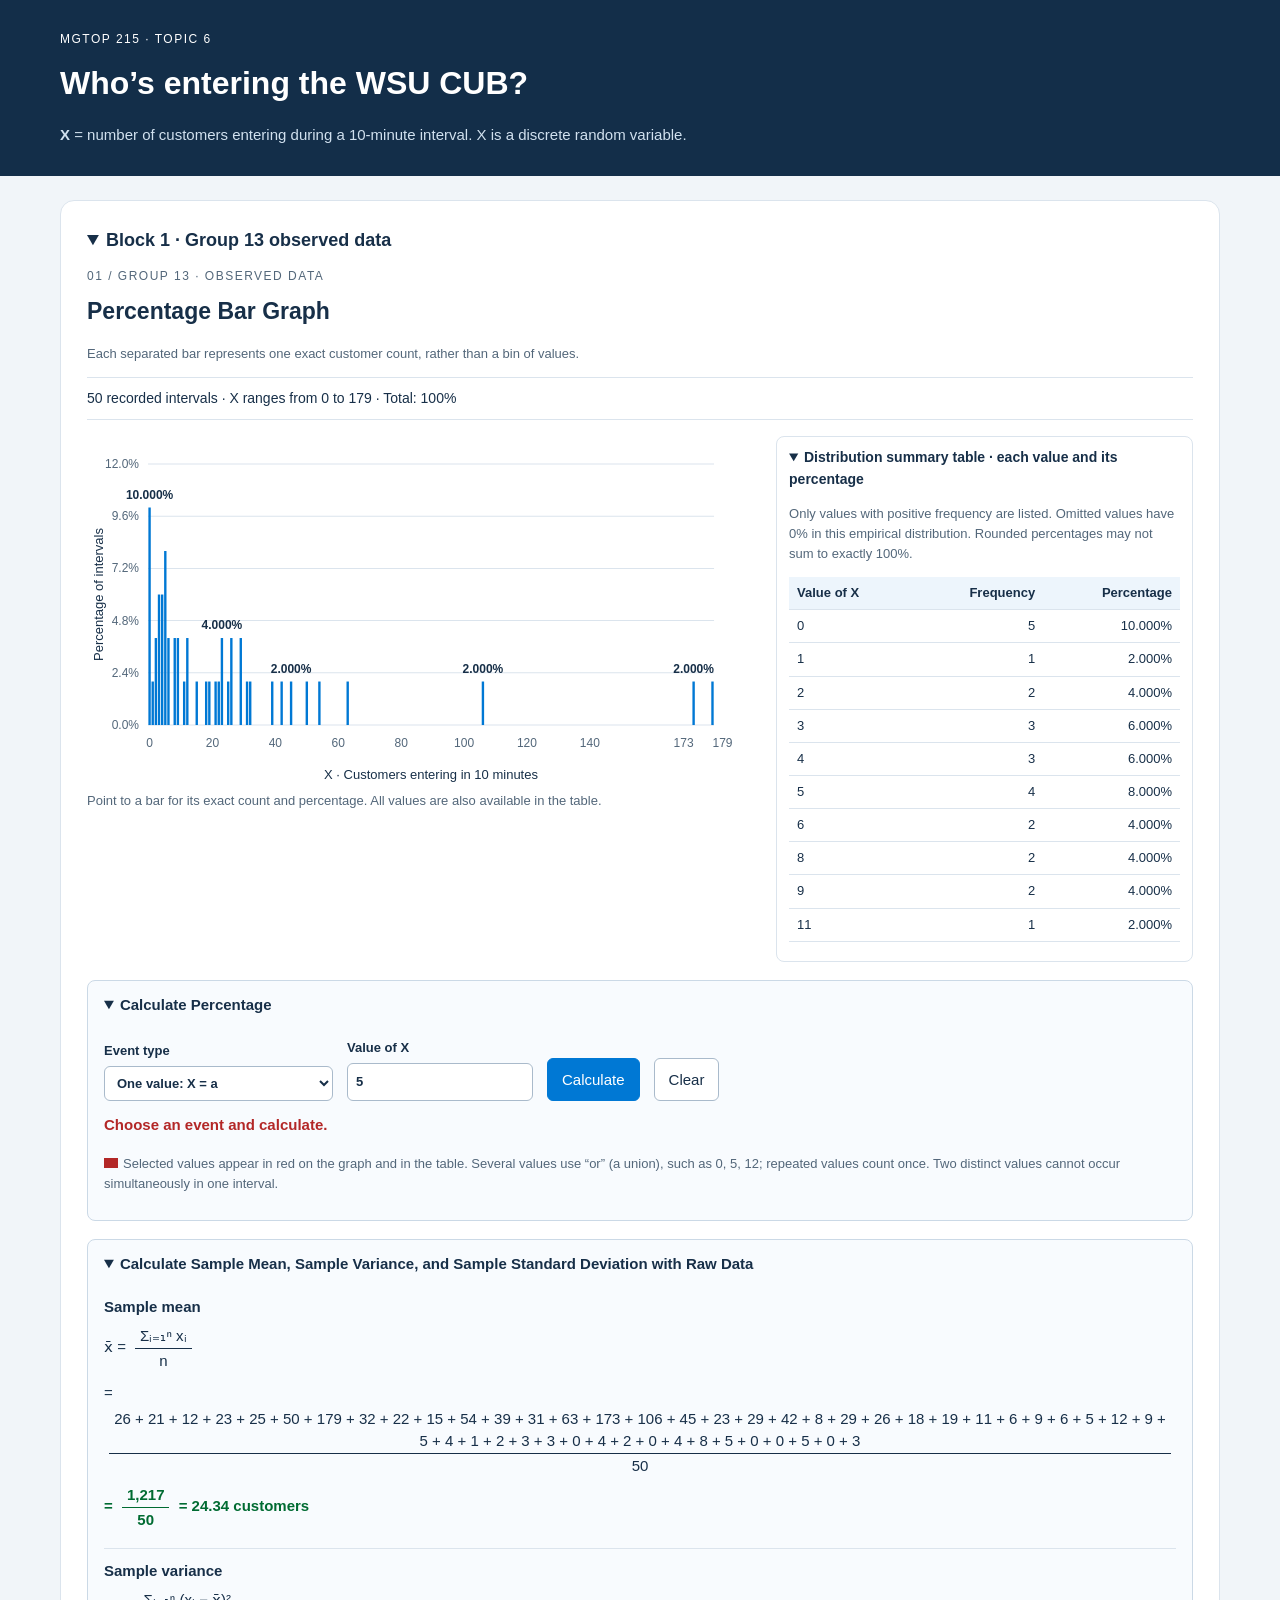
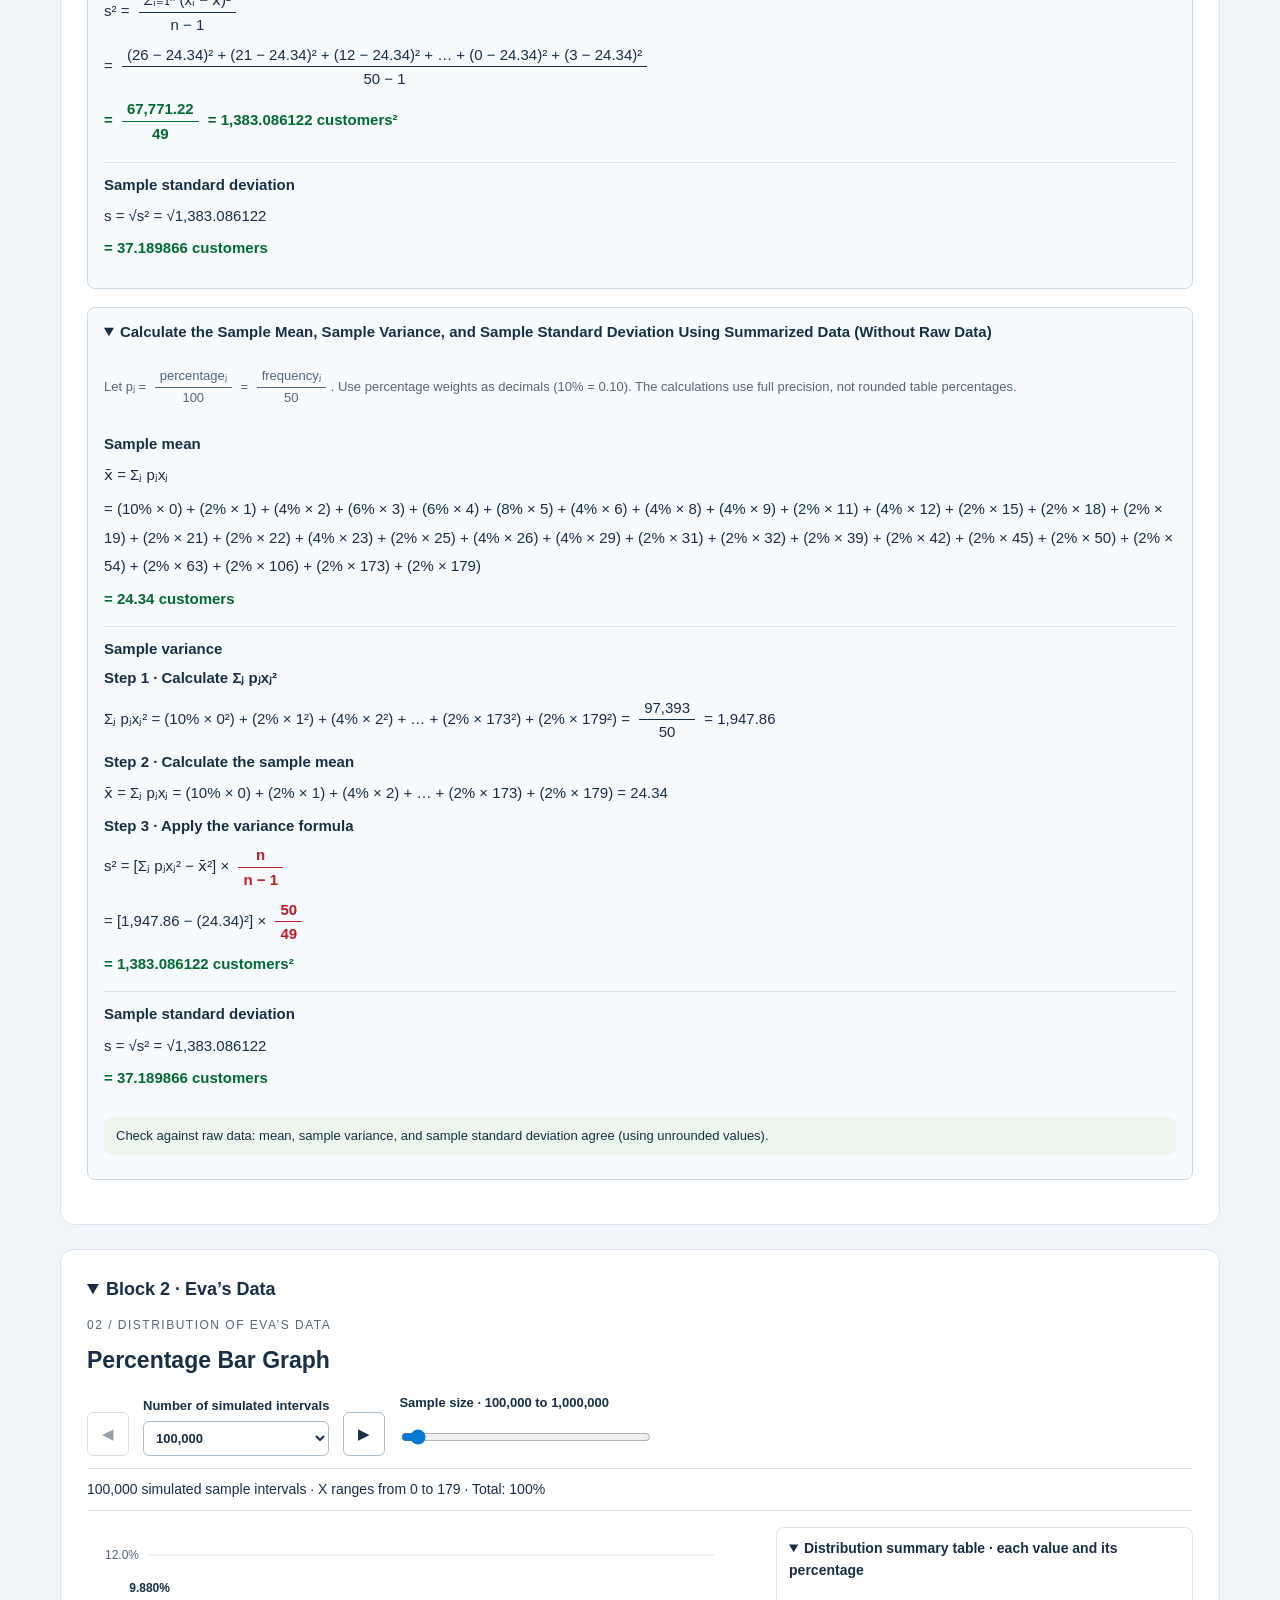
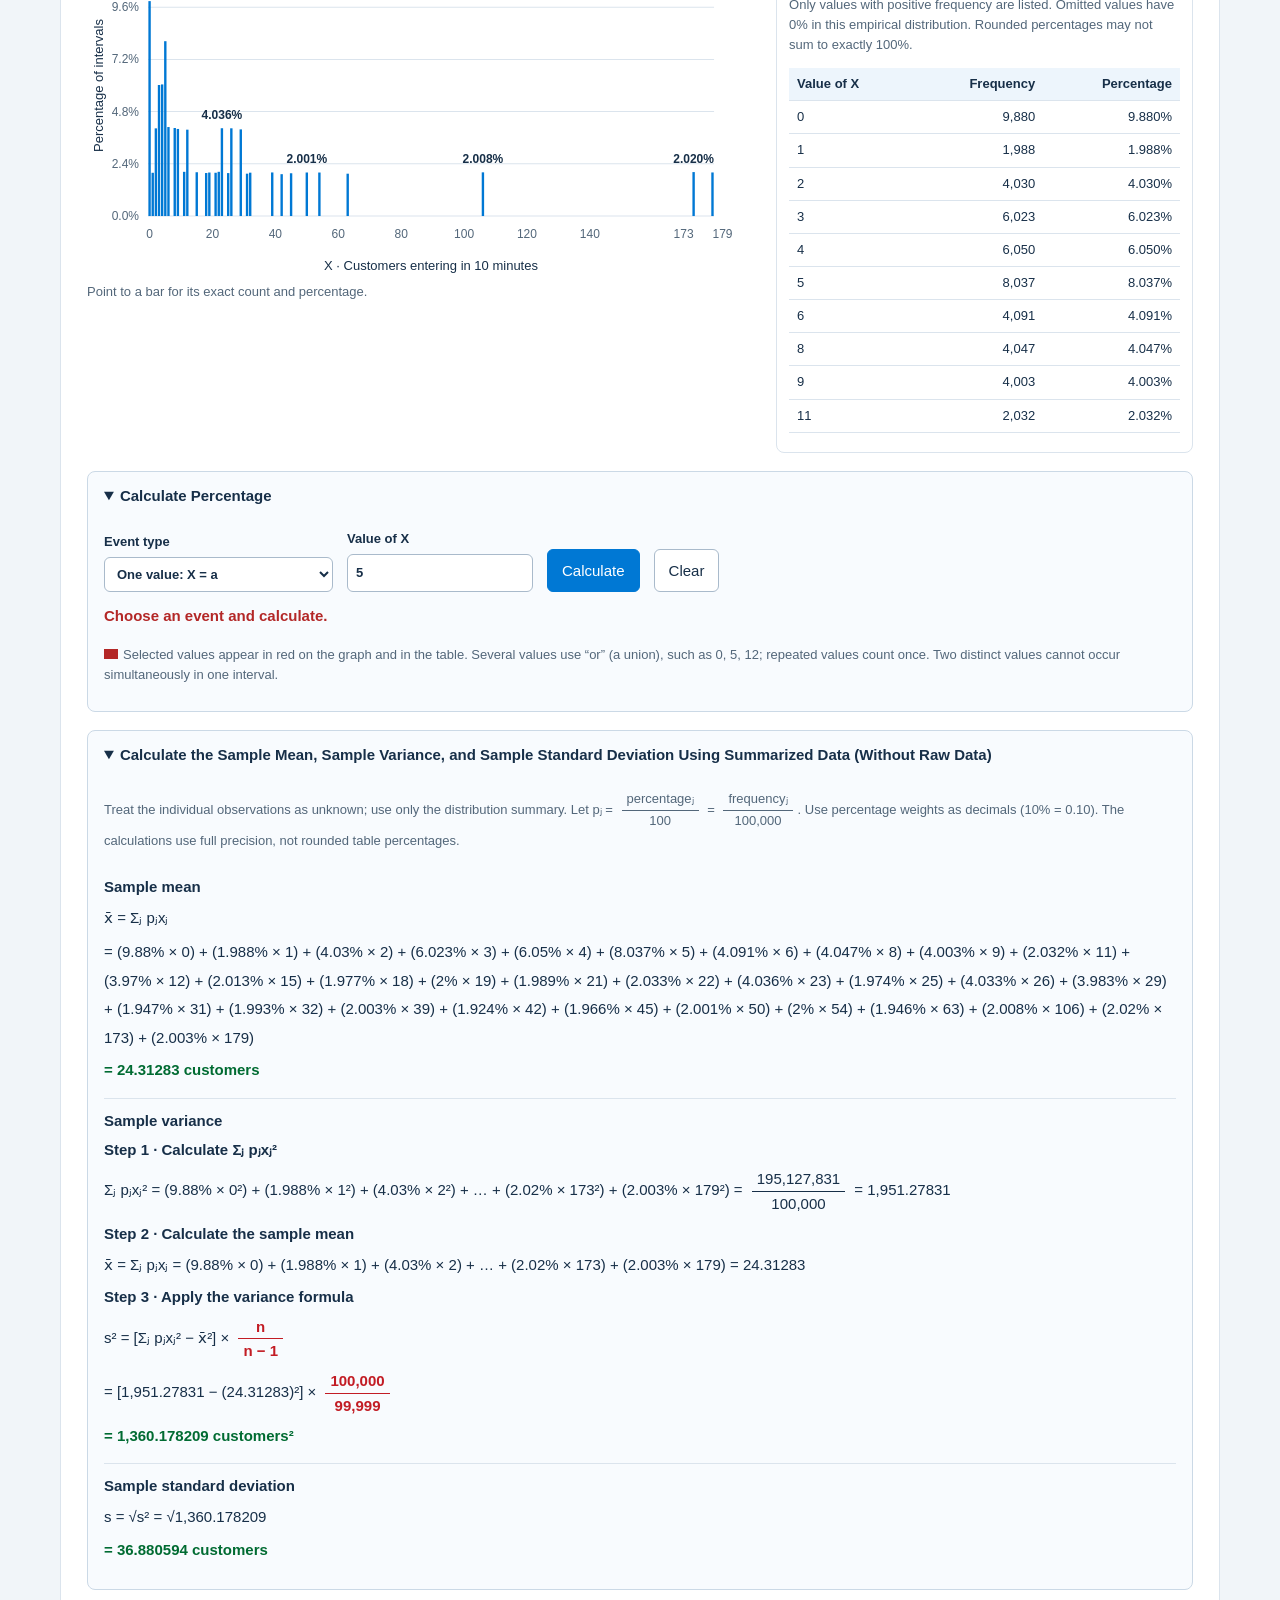
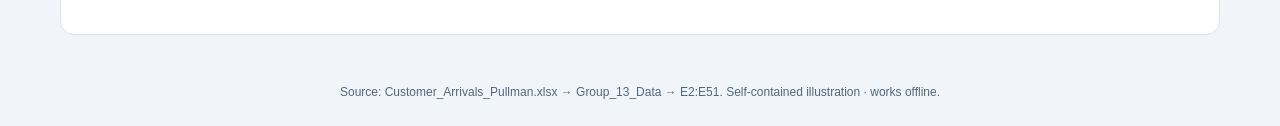
<file: WSU_CUB_Discrete_Distribution.html>
<!doctype html>
<html lang="en"><head><meta charset="utf-8"><meta name="viewport" content="width=device-width,initial-scale=1"><title>WSU CUB · Discrete Distributions</title>
<style>
:root{--blue:#0078d4;--ink:#172f48;--muted:#53677a;--line:#dbe4ed;--red:#b32727}*{box-sizing:border-box}body{margin:0;background:#f1f5f9;color:var(--ink);font:15px/1.55 'Segoe UI',Arial,sans-serif}header{background:#132e49;color:white;padding:30px max(22px,calc((100vw - 1160px)/2))}header p{color:#d1e1ef;margin-bottom:0}.eyebrow,.section-label{font-size:12px;letter-spacing:1.5px;text-transform:uppercase}h1{font-size:32px;margin:10px 0}h2{font-size:23px;margin:8px 0 14px}main{max-width:1208px;margin:auto;padding:24px}.block{background:white;border:1px solid var(--line);border-radius:14px;padding:26px;margin-bottom:24px}.section-label,.note{color:var(--muted)}.note{font-size:13px}.toolbar{display:flex;gap:14px;flex-wrap:wrap;align-items:end;margin:12px 0}label{display:flex;flex-direction:column;gap:5px;font-size:13px;font-weight:600}input,select,button{font:inherit;color:var(--ink)}input,select{padding:8px;border:1px solid #a9bacb;border-radius:6px;max-width:100%;background:white}input[type=number]{width:140px}input[type=range]{width:250px;accent-color:var(--blue)}button{padding:9px 14px;border:1px solid #a9bacb;border-radius:6px;background:white;cursor:pointer}button.primary{background:var(--blue);color:white;border-color:var(--blue)}button:hover{filter:brightness(.95)}:focus-visible{outline:3px solid #e0a925;outline-offset:3px}.plot{width:100%;overflow:hidden}.plot svg{display:block;width:100%}.chart-detail{min-height:24px;font-size:13px;color:var(--muted)}fieldset{border:1px solid #cbd9e6;border-radius:8px;background:#f8fbfe;padding:12px 16px;margin:18px 0}legend{font-weight:650;padding:0 7px}.result{font-weight:600;color:var(--red);min-height:28px}.error{color:#a32323}.formula{font-size:13px;color:#45634e}.selected-key{display:inline-block;width:14px;height:10px;background:#b32727;margin-right:5px}details{border-top:1px solid var(--line);padding-top:13px;margin-top:15px}summary{cursor:pointer;font-weight:600}table{border-collapse:collapse;width:100%;font-variant-numeric:tabular-nums;margin-top:12px;font-size:13px}th,td{padding:7px 12px;text-align:right;border-bottom:1px solid var(--line)}th:first-child,td:first-child{text-align:left}th{background:#edf5fc}tr.chosen{background:#fce9e9}tfoot{font-weight:650}.population{display:flex;gap:20px;align-items:center;background:#f0f8ed;border:1px solid #c2d8b8;border-radius:10px;padding:12px;margin:15px 0}.population[hidden]{display:none}.population svg{width:105px;flex:none}.bubble{font-size:23px;font-weight:750;color:#28531d}.metrics{padding:10px 0;border-block:1px solid var(--line);font-size:14px}footer{font-size:12px;color:var(--muted);text-align:center;padding:0 20px 25px}.inline{display:flex;gap:8px;align-items:center;flex-wrap:wrap}.inline label{flex-direction:row;align-items:center;font-weight:400}.inline input{width:auto}@media(max-width:600px){main{padding:12px}.block{padding:16px}h1{font-size:26px}h2{font-size:20px}.bubble{font-size:18px}.population{gap:8px}.population svg{width:75px}.toolbar{gap:10px}}
[hidden]{display:none!important}@media(max-width:600px){th,td{padding:7px 5px;font-size:12px}}
.block-toggle>summary{font-size:18px;color:var(--ink);padding:0 0 12px}.block-toggle{border:0;margin:0;padding:0}.block-toggle:not([open])>summary{padding-bottom:0}button:disabled{opacity:.45;cursor:default}.stat-step{border-top:1px solid var(--line);padding:10px 0}.stat-step:first-of-type{border-top:0}.stat-step p{margin:6px 0}.math{overflow-wrap:anywhere;font-variant-numeric:tabular-nums;line-height:1.9}.stat-answer{color:#006b32;font-weight:650}.stat-check{background:#edf6ed;padding:8px 12px;border-radius:6px;font-size:13px}fieldset{min-width:0}.fraction{display:inline-flex;flex-direction:column;vertical-align:middle;text-align:center;line-height:1.45;margin:0 5px;max-width:100%}.fraction>.numerator{border-bottom:1px solid currentColor;padding:1px 5px;overflow-wrap:anywhere}.fraction>.denominator{padding:1px 5px}.adjustment{color:#c21c24;font-weight:650}.small-panel{border:1px solid #cbd9e6;border-radius:8px;background:#f8fbfe;padding:12px 16px;margin:18px 0;min-width:0}.small-panel>summary{font-size:15px}.small-panel>fieldset{border:0;margin:0;padding:10px 0 0;background:transparent}.small-panel>fieldset>legend{display:none}
.distribution-layout{display:grid;grid-template-columns:minmax(0,1.6fr) minmax(320px,1fr);gap:22px;align-items:start;margin-top:16px}.distribution-graph{min-width:0}.distribution-table{margin:0;padding:10px 12px;border:1px solid var(--line);border-radius:8px;min-width:0}.distribution-table>div{max-height:460px;overflow:auto}.distribution-table th{position:sticky;top:0}.distribution-table summary{font-size:14px}.distribution-table th,.distribution-table td{padding:6px 8px}
@media(max-width:850px){.distribution-layout{grid-template-columns:1fr}.distribution-table>div{max-height:none}}
</style></head><body>
<header><div class="eyebrow">MgtOp 215 · Topic 6</div><h1>Who’s entering the WSU CUB?</h1><p><b>X</b> = number of customers entering during a 10-minute interval. X is a discrete random variable.</p></header>
<main><section class="block" id="block1"><details class="block-toggle" open><summary>Block 1 · Group 13 observed data</summary><div class="section-label">01 / Group 13 · Observed data</div><h2>Percentage Bar Graph</h2><p class="note">Each separated bar represents one exact customer count, rather than a bin of values.</p><div class="metrics" id="metrics1"></div><div class="distribution-layout"><div class="distribution-graph"><div class="plot" id="plot1"></div><div class="chart-detail" id="detail1">Point to a bar for its exact count and percentage. All values are also available in the table.</div></div><details class="distribution-table" open><summary>Distribution summary table · each value and its percentage</summary><div id="table1"></div></details></div><div id="calc1"></div><div id="statistics1"></div></details></section>
<section class="block" id="block2"><details class="block-toggle" open><summary>Block 2 · Eva’s Data</summary><div class="section-label">02 / Distribution of Eva’s Data</div><h2 id="title2">Percentage Bar Graph</h2><div class="toolbar"><button id="sizeDown" type="button" aria-label="Decrease sample size by 100,000" title="Decrease sample size by 100,000">◀</button><label>Number of simulated intervals<select id="size"></select></label><button id="sizeUp" type="button" aria-label="Increase sample size by 100,000" title="Increase sample size by 100,000">▶</button><label>Sample size · 100,000 to 1,000,000<input id="slider" type="range" min="100000" max="1000000" step="100000" value="100000"></label></div><div id="pop" class="population" hidden><svg viewBox="0 0 120 130" role="img" aria-label="A person raising their arms and shouting"><circle cx="58" cy="28" r="20" fill="#f5c99b" stroke="#172f48" stroke-width="2"/><path d="M39 22Q42 0 65 8L77 23" fill="#172f48"/><circle cx="51" cy="25" r="2"/><circle cx="65" cy="25" r="2"/><ellipse cx="60" cy="37" rx="7" ry="9" fill="#b32727"/><path d="M43 53L75 53L82 91L36 91Z" fill="#981e32"/><path d="M43 58L20 42L10 16M75 58L95 39L106 15M46 91L38 122M70 91L79 122" stroke="#172f48" stroke-width="7" fill="none" stroke-linecap="round"/><path d="M88 22L99 18M89 31L106 33M85 40L96 49" stroke="#b32727" stroke-width="3"/></svg><div><div class="bubble">It is no longer a sample;<br>It is a “population!”<br>Percentages are called “Probabilities!”</div><div class="note">Our designated simulated teaching population: 1,000,000 intervals.</div></div></div><div class="metrics" id="metrics2" aria-live="polite"></div><div class="distribution-layout"><div class="distribution-graph"><div class="plot" id="plot2"></div><div class="chart-detail" id="detail2">Point to a bar for its exact count and percentage.</div></div><details class="distribution-table" open><summary id="summary2">Distribution summary table · each value and its percentage</summary><div id="table2"></div></details></div><div id="calc2"></div><div id="statistics2"></div></details></section></main>
<footer>Source: Customer_Arrivals_Pullman.xlsx → Group_13_Data → E2:E51. Self-contained illustration · works offline.</footer>
<script>
'use strict';
const original=[26,21,12,23,25,50,179,32,22,15,54,39,31,63,173,106,45,23,29,42,8,29,26,18,19,11,6,9,6,5,12,9,5,4,1,2,3,3,0,4,2,0,4,8,5,0,0,5,0,3];
const $=id=>document.getElementById(id), fmt=n=>n.toLocaleString('en-US'), pct=p=>(100*p).toFixed(3)+'%';
const max=Math.max(...original), base=Array(max+1).fill(0);original.forEach(x=>base[x]++);
const states={1:{counts:base,n:original.length,selected:null},2:{counts:[],n:100000,selected:null}};
let checkpoints=[];
for(let n=100000;n<=1000000;n+=100000)$('size').add(new Option(fmt(n),n));
function calculator(k){$('calc'+k).innerHTML=`<fieldset><legend id="legend${k}">Calculate Percentage</legend><div class="toolbar"><label>Event type<select id="mode${k}"><option value="single">One value: X = a</option><option value="set">Several values: X = a or b or …</option><option value="range">Range of values</option></select></label><label id="valueLabel${k}"><span id="valueText${k}">Value of X</span><input id="values${k}" type="text" value="5" inputmode="text"></label><div id="bounds${k}" hidden><div class="inline"><label><input id="incLo${k}" type="checkbox" checked>Include lower bound</label><label><input id="incHi${k}" type="checkbox" checked>Include upper bound</label></div><div class="toolbar"><label>Lower bound<input id="lo${k}" type="number" step="1" value="0"></label><label>Upper bound<input id="hi${k}" type="number" step="1" value="10"></label></div></div><button id="calculate${k}" class="primary">Calculate</button><button id="clear${k}">Clear</button></div><div class="result" id="result${k}" role="status" aria-live="polite">Choose an event and calculate.</div><div class="formula" id="formula${k}"></div><p class="note"><span class="selected-key"></span>Selected values appear in red on the graph and in the table. Several values use “or” (a union), such as 0, 5, 12; repeated values count once. Two distinct values cannot occur simultaneously in one interval.</p></fieldset>`;
$('mode'+k).onchange=()=>{const m=$('mode'+k).value;$('bounds'+k).hidden=m!=='range';$('valueLabel'+k).hidden=m==='range';$('valueText'+k).textContent=m==='set'?'Values of X, separated by commas':'Value of X';if(states[k].selected)calculate(k)};
foldCalculations('calc'+k);$('calculate'+k).onclick=()=>calculate(k);$('clear'+k).onclick=()=>{states[k].selected=null;$('result'+k).textContent='Choose an event and calculate.';$('formula'+k).textContent='';render(k)};
}
function calculate(k){let predicate,event;const mode=$('mode'+k).value;
try{if(mode==='range'){const a=$('lo'+k).value.trim(),b=$('hi'+k).value.trim(),lo=Number(a),hi=Number(b);if(!a||!b||!Number.isSafeInteger(lo)||!Number.isSafeInteger(hi)||lo<0||hi<lo)throw Error('Enter nonnegative integer bounds with lower ≤ upper.');const il=$('incLo'+k).checked,ih=$('incHi'+k).checked;predicate=x=>(il?x>=lo:x>lo)&&(ih?x<=hi:x<hi);event=`${lo} ${il?'≤':'<'} X ${ih?'≤':'<'} ${hi}`;}else{const parts=$('values'+k).value.split(',').map(s=>s.trim());if(parts.some(s=>!/^\d+$/.test(s)||!Number.isSafeInteger(Number(s))))throw Error('Enter nonnegative whole numbers'+(mode==='set'?', separated by commas.':'.'));const values=[...new Set(parts.map(Number))];if(mode==='single'&&values.length!==1)throw Error('Enter one value, or choose “Several values.”');predicate=x=>values.includes(x);event=values.length===1?`X = ${values[0]}`:`X ∈ {${values.join(', ')}}`;}
states[k].selected={predicate,event};showResult(k);render(k);
}catch(e){states[k].selected=null;$('result'+k).textContent=e.message;$('formula'+k).textContent='';render(k)}}
function showResult(k){const s=states[k];if(!s.selected)return;const count=s.counts.reduce((t,c,x)=>t+(s.selected.predicate(x)?c:0),0),p=count/s.n,pop=k===2&&s.n===1000000;$('result'+k).textContent=pop?`P(${s.selected.event}) = ${(p).toFixed(6)} = ${pct(p)}`:`${s.selected.event}: ${pct(p)}`;$('formula'+k).textContent=`${fmt(count)} matching intervals ÷ ${fmt(s.n)} total intervals${pop?'':' × 100%'}${count===0?' · No matching observations.':''}`;}
function render(k){renderStatistics(k);const s=states[k],pop=k===2&&s.n===1000000,chosen=x=>s.selected&&s.selected.predicate(x);$('metrics'+k).textContent=`${fmt(s.n)} ${k===1?'recorded':pop?'simulated population':'simulated sample'} intervals · X ranges from 0 to ${max} · Total: 100%`;
const W=Math.max(280,$('plot'+k).clientWidth),H=355,m={l:61,r:40,t:28,b:66},pw=W-m.l-m.r,ph=H-m.t-m.b,top=Math.max(...base)/50*100*1.2,x=v=>m.l+(v+.5)/(max+1)*pw,y=p=>H-m.b-p/top*ph;
let svg=`<svg viewBox="0 0 ${W} ${H}" role="img" aria-label="${pop?'Probability distribution':'Percentage bar graph'} of customers entering per 10-minute interval"><title>Discrete customer counts; exact values and frequencies in the adjacent distribution summary table</title>`;
for(let i=0;i<=5;i++){const p=top*i/5;svg+=`<line x1="${m.l}" x2="${W-m.r}" y1="${y(p)}" y2="${y(p)}" stroke="#dbe4ed"/><text x="${m.l-9}" y="${y(p)+4}" text-anchor="end" font-size="12" fill="#53677a">${p.toFixed(1)}%</text>`;}
s.counts.forEach((c,v)=>{if(!c)return;const p=c/s.n*100;svg+=`<rect data-x="${v}" x="${x(v)-pw/(max+1)*.38}" y="${y(p)}" width="${pw/(max+1)*.76}" height="${y(0)-y(p)}" fill="${chosen(v)?'#b32727':'#0078d4'}"><title>X = ${v}: ${fmt(c)} intervals; ${pct(c/s.n)}</title></rect>`;});
const labeled=[];const candidates=s.counts.map((c,v)=>({c,v})).filter(b=>b.c>0).sort((a,b)=>b.c-a.c);for(const b of candidates){const px=x(b.v);if(labeled.every(v=>Math.abs(x(v)-px)>(W<500?62:68))){labeled.push(b.v);svg+=`<text x="${px}" y="${y(100*b.c/s.n)-9}" text-anchor="middle" font-size="12" font-weight="600" fill="${chosen(b.v)?'#b32727':'#172f48'}">${pct(b.c/s.n)}</text>`;}}
const step=W<500?50:20;const ticks=[];for(let v=0;v<=max;v+=step)if(v<160)ticks.push(v);ticks.push(173,179);for(const v of ticks)svg+=`<text x="${x(v)}" y="${H-m.b+22}" text-anchor="${v===173?'end':v===179?'start':'middle'}" font-size="12" fill="#53677a">${v}</text>`;
svg+=`<text x="${m.l+pw/2}" y="${H-12}" text-anchor="middle" font-size="13" fill="#172f48">X · Customers entering in 10 minutes</text><text transform="translate(16 ${m.t+ph/2}) rotate(-90)" text-anchor="middle" font-size="13" fill="#172f48">${pop?'Probability (%)':'Percentage of intervals'}</text></svg>`;$('plot'+k).innerHTML=svg;
$('plot'+k).querySelector('svg').onpointermove=e=>{const rect=e.currentTarget.getBoundingClientRect(),v=Math.floor(((e.clientX-rect.left)*W/rect.width-m.l)/pw*(max+1));if(v>=0&&v<=max)$('detail'+k).textContent=`X = ${v} · ${fmt(s.counts[v]||0)} intervals · ${pct((s.counts[v]||0)/s.n)}`;};
let rows='';s.counts.forEach((c,v)=>{if(c===0)return;rows+=`<tr${chosen(v)?' class="chosen"':''}><td>${v}</td><td>${fmt(c)}</td><td>${pct(c/s.n)}</td>${pop?`<td>${(c/s.n).toFixed(6)}</td>`:''}</tr>`});$('table'+k).innerHTML=`<p class="note">Only values with positive frequency are listed. Omitted values have 0% in this empirical distribution. Rounded percentages may not sum to exactly 100%.</p><table><thead><tr><th scope="col">Value of X</th><th scope="col">Frequency</th><th scope="col">Percentage</th>${pop?'<th scope="col">Probability</th>':''}</tr></thead><tbody>${rows}</tbody><tfoot><tr><td>Total</td><td>${fmt(s.n)}</td><td>100.000%</td>${pop?'<td>1.000000</td>':''}</tr></tfoot></table>`;}

function distributionMoments(counts,n,population=false){
 const mean=counts.reduce((t,c,x)=>t+c*x,0)/n;
 const second=counts.reduce((t,c,x)=>t+c*x*x,0)/n;
 const variance=(second-mean*mean)*(population?1:n/(n-1));
 return {mean,second,variance,sd:Math.sqrt(variance)};
}
function fraction(top,bottom,red=false){return `<span class="fraction${red?' adjustment':''}"><span class="numerator">${top}</span><span class="denominator">${bottom}</span></span>`;}
function foldCalculations(id,previous=[]){const root=$(id);root.querySelectorAll('fieldset').forEach((f,i)=>{const d=document.createElement('details');d.className='small-panel';d.open=previous[i]===undefined?true:previous[i];const summary=document.createElement('summary');summary.textContent=f.querySelector('legend').textContent;d.appendChild(summary);f.before(d);d.appendChild(f);});}
const statNum=x=>x.toLocaleString('en-US',{maximumFractionDigits:6});
function renderStatistics(k){const previous=[...$('statistics'+k).querySelectorAll('.small-panel')].map(d=>d.open);
 const s=states[k],pop=k===2&&s.n===1000000,m=distributionMoments(s.counts,s.n,pop),kind=pop?'Population':'Sample',meanSymbol=pop?'μ':'x̄',varSymbol=pop?'σ²':'s²',sdSymbol=pop?'σ':'s';
 const entries=s.counts.map((c,x)=>({c,x})).filter(e=>e.c>0);
 const terms=entries.map(e=>`(${statNum(100*e.c/s.n)}% × ${e.x})`);
 const squareTerms=entries.map(e=>`(${statNum(100*e.c/s.n)}% × ${e.x}²)`);
 const shorten=a=>a.length>6?[...a.slice(0,3),'…',...a.slice(-2)].join(' + '):a.join(' + ');
 let raw='';
 if(k===1){const total=original.reduce((a,b)=>a+b,0),ss=original.reduce((t,x)=>t+(x-m.mean)**2,0),rv=ss/(s.n-1);
 raw=`<fieldset><legend>Calculate Sample Mean, Sample Variance, and Sample Standard Deviation with Raw Data</legend>
 <div class="stat-step"><b>Sample mean</b><p class="math">x̄ = ${fraction('Σᵢ₌₁ⁿ xᵢ','n')}</p><p class="math">= ${fraction(original.join(' + '),'50')}</p><p class="stat-answer">= ${fraction(fmt(total),'50')} = ${statNum(m.mean)} customers</p></div>
 <div class="stat-step"><b>Sample variance</b><p class="math">s² = ${fraction('Σᵢ₌₁ⁿ (xᵢ − x̄)²','n − 1')}</p><p class="math">= ${fraction(original.slice(0,3).map(x=>`(${x} − ${statNum(m.mean)})²`).join(' + ')+' + … + '+original.slice(-2).map(x=>`(${x} − ${statNum(m.mean)})²`).join(' + '),'50 − 1')}</p><p class="stat-answer">= ${fraction(statNum(ss),'49')} = ${statNum(rv)} customers²</p></div>
 <div class="stat-step"><b>Sample standard deviation</b><p class="math">s = √s² = √${statNum(rv)}</p><p class="stat-answer">= ${statNum(Math.sqrt(rv))} customers</p></div></fieldset>`;
 }
 const meanTerms=terms.join(' + ');
 const adjustment=pop?'':` × ${fraction('n','n − 1',true)}`;
 const adjustmentValues=pop?'':` × ${fraction(fmt(s.n),fmt(s.n-1),true)}`;
 const sumSquares=s.counts.reduce((t,c,x)=>t+c*x*x,0);
 const check=k===1?`<p class="stat-check">Check against raw data: mean, sample variance, and sample standard deviation agree (using unrounded values).</p>`:'';
 $('statistics'+k).innerHTML=raw+`<fieldset><legend>${kind === "Sample" ? "Calculate the Sample Mean, Sample Variance, and Sample Standard Deviation Using Summarized Data (Without Raw Data)" : `Calculate ${kind} Mean, ${kind} Variance, and ${kind} Standard Deviation without Raw Data`}</legend>
 <p class="note">${k===2?'Treat the individual observations as unknown; use only the distribution summary. ':''}Let pⱼ = ${fraction('percentageⱼ','100')} = ${fraction('frequencyⱼ',fmt(s.n))}. Use percentage weights as decimals (10% = 0.10). The calculations use full precision, not rounded table percentages.</p>
 <div class="stat-step"><b>${kind} mean</b><p class="math">${meanSymbol} = Σⱼ pⱼxⱼ</p><p class="math">= ${meanTerms}</p><p class="stat-answer">= ${statNum(m.mean)} customers</p></div>
 <div class="stat-step"><b>${kind} variance</b><p><b>Step 1 · Calculate Σⱼ pⱼxⱼ²</b></p><p class="math">Σⱼ pⱼxⱼ² = ${shorten(squareTerms)} = ${fraction(fmt(sumSquares),fmt(s.n))} = ${statNum(m.second)}</p><p><b>Step 2 · Calculate the ${kind.toLowerCase()} mean</b></p><p class="math">${meanSymbol} = Σⱼ pⱼxⱼ = ${shorten(terms)} = ${statNum(m.mean)}</p><p><b>Step 3 · Apply the variance formula</b></p><p class="math">${varSymbol} = [Σⱼ pⱼxⱼ² − ${meanSymbol}²]${adjustment}</p><p class="math">= [${statNum(m.second)} − (${statNum(m.mean)})²]${adjustmentValues}</p><p class="stat-answer">= ${statNum(m.variance)} customers²</p>${pop?'<p class="note">For this population, no adjustment factor is needed.</p>':''}</div>
 <div class="stat-step"><b>${kind} standard deviation</b><p class="math">${sdSymbol} = √${varSymbol} = √${statNum(m.variance)}</p><p class="stat-answer">= ${statNum(m.sd)} customers</p></div>${check}</fieldset>`;foldCalculations('statistics'+k,previous);
}

function regenerate(){const counts=Array(max+1).fill(0);checkpoints=[];for(let i=1;i<=1000000;i++){counts[original[Math.floor(Math.random()*original.length)]]++;if(i%100000===0)checkpoints.push(counts.slice())}updateSize()}
function updateSize(){const n=Number($('size').value);$('slider').value=n;$('sizeDown').disabled=n===100000;$('sizeUp').disabled=n===1000000;states[2].n=n;states[2].counts=checkpoints[n/100000-1];const pop=n===1000000;$('title2').textContent=pop?'Probability Distribution':'Percentage Bar Graph';$('legend2').textContent=pop?'Calculate Probability':'Calculate Percentage';$('calc2').querySelector('.small-panel>summary').textContent=$('legend2').textContent;$('pop').hidden=!pop;showResult(2);render(2)}
document.querySelectorAll('.block-toggle').forEach(d=>d.addEventListener('toggle',()=>{if(d.open){render(1);render(2)}}));calculator(1);calculator(2);$('sizeDown').onclick=()=>{$('size').value=Number($('size').value)-100000;updateSize()};$('sizeUp').onclick=()=>{$('size').value=Number($('size').value)+100000;updateSize()};$('size').onchange=updateSize;$('slider').oninput=()=>{$('size').value=$('slider').value;updateSize()};render(1);regenerate();let resizeTimer;window.addEventListener('resize',()=>{clearTimeout(resizeTimer);resizeTimer=setTimeout(()=>{render(1);render(2)},100)});
</script></body></html>
</file>
<file: PhStat_Alt/styles.css>
@charset "UTF-8";
[hidden]{display:none!important}
:root{--ink:#163d46;--muted:#617980;--teal:#217b83;--line:#dce6e6;--paper:#f5f7f5;--soft:#edf5f4;--orange:#bc633e;--split:55%}*{box-sizing:border-box}body{margin:0;background:var(--paper);color:var(--ink);font:14px/1.55 -apple-system,BlinkMacSystemFont,"Segoe UI",sans-serif}button,input,select{font:inherit;color:inherit}button,.button{display:inline-flex;justify-content:center;align-items:center;gap:8px;padding:9px 14px;border:1px solid #cedddd;background:white;border-radius:7px;cursor:pointer;line-height:1.3;text-decoration:none;white-space:nowrap}button:hover,.button:hover{background:#edf5f4;border-color:#a1c4c5}button:disabled{opacity:.5;cursor:not-allowed}button.primary{background:var(--teal);border-color:var(--teal);color:white;font-weight:600;min-width:155px}button.primary:hover{background:#155f67}.quiet{background:transparent;border-color:transparent}.small{font-size:12px;padding:7px 10px}.tiny{font-size:11px;padding:5px 7px}.icon{padding:5px 10px;font-size:20px}.danger{color:#a43b37}input,select{background:white;border:1px solid #cedddd;border-radius:6px;padding:8px 10px;min-width:0}input:focus,select:focus,button:focus-visible,summary:focus-visible{outline:2px solid #3a99a1;outline-offset:2px}input[type=checkbox]{accent-color:var(--teal);width:15px;height:15px;vertical-align:middle}.site-header{height:86px;background:#fff;border-bottom:1px solid var(--line);display:flex;align-items:center;justify-content:space-between;padding:0 max(30px,calc((100vw - 1480px)/2));gap:20px}.brand{display:flex;gap:13px;align-items:center;color:var(--ink);text-decoration:none;font-weight:650;font-size:23px;letter-spacing:-.5px}.brand small{display:block;letter-spacing:2px;font-size:8px;color:var(--muted);margin-top:0}.brand-mark{font:28px Georgia,serif;display:grid;place-items:center;width:50px;height:50px;background:var(--ink);border-radius:11px;color:white}.site-header nav{display:flex;align-items:center;gap:5px;font-size:12px}main{max-width:1480px;margin:auto;padding:0 30px}.intro{display:flex;align-items:center;justify-content:space-between;padding:39px 0 29px;gap:25px}.eyebrow{font-size:10px;font-weight:700;letter-spacing:1.7px;color:var(--teal)}h1{font:normal 38px/1.2 Georgia,"Times New Roman",serif;letter-spacing:-1px;margin:9px 0 11px}h2,h3,p{margin-top:0}.intro p{margin-bottom:0;color:var(--muted);font-size:13px}.privacy{padding:13px 18px;border-left:1px solid var(--line);font-size:12px;white-space:nowrap}.privacy small{display:block;color:var(--muted);font-size:11px;margin-left:14px}.status-dot{display:inline-block;background:#478e6b;width:6px;height:6px;border-radius:50%;margin-right:7px}.workspace{display:grid;grid-template-columns:minmax(330px,var(--split)) 12px minmax(340px,1fr);align-items:stretch}.panel{background:#fff;border:1px solid var(--line);border-radius:12px;box-shadow:0 3px 14px #163d4604;min-width:0;overflow:hidden}.panel-heading{padding:20px 22px 16px;display:flex;align-items:center;justify-content:space-between;gap:10px}.panel-heading>div{display:flex;gap:11px;align-items:center}.panel-heading h2{font-size:16px;margin:0;font-weight:650}.step{color:#3b858b;background:var(--soft);font-size:10px;border-radius:5px;padding:4px 6px;font-weight:600}.badge{background:#f3f6f5;color:var(--muted);font-size:10px;border-radius:30px;padding:4px 9px;white-space:nowrap}.divider{cursor:col-resize;position:relative}.divider:hover:after,.divider:focus:after{content:'';position:absolute;left:4px;top:25px;bottom:25px;width:3px;border-radius:4px;background:#a8c9cc}.data-tools{display:flex;gap:7px;flex-wrap:wrap;padding:0 20px 15px}.data-tools select{font-size:11px;flex:1;padding:6px}.grid-nav{display:flex;align-items:center;gap:6px;padding:8px 15px;border-top:1px solid var(--line);background:#f9fbfa;font-size:11px}.grid-nav label{display:flex;gap:7px;align-items:center}.grid-nav input{width:70px;padding:4px 6px}.grid-nav span{margin-left:auto;color:var(--teal);font-weight:600}.grid-scroll{height:365px;overflow:auto;position:relative;border-top:1px solid var(--line);border-bottom:1px solid var(--line);background:#fff;scrollbar-color:#b4c9cb #f4f8f7;scrollbar-width:thin}.grid-scroll:focus{outline:none}.grid-scroll:focus-visible{outline:2px solid var(--teal)}#gridSpacer{position:relative}#grid{position:absolute;table-layout:fixed;border-collapse:separate;border-spacing:0;font:12px ui-monospace,SFMono-Regular,Consolas,monospace}#grid th{background:#f1f6f5;color:#6f8588;font:10px system-ui;font-weight:500}#grid th.corner{width:46px}#grid th,#grid td{height:30px;border-right:1px solid #e4ecec;border-bottom:1px solid #e4ecec;padding:0}#grid td{width:120px;min-width:120px}#grid input{width:100%;height:29px;border:0;border-radius:0;padding:4px 8px;font:inherit;background:transparent;outline:none}#grid td.selected{background:#e8f4f3;box-shadow:inset 0 0 0 1px #7db2b7}#grid input:focus{background:#fff;outline:2px solid var(--teal);outline-offset:-2px}#grid .error-cell input{color:#b34935}.grid-footer{display:flex;justify-content:space-between;padding:10px 15px}.grid-footer>div{display:flex;gap:5px}.grid-tip{font-size:11px;color:var(--muted);padding:10px 20px;margin-bottom:8px}.data-settings{padding:0 20px;font-size:11px}.data-settings summary{cursor:pointer;color:var(--teal)}.checks{display:flex;flex-direction:column;gap:5px;padding:10px 0}.dimensions{display:flex;gap:8px;align-items:end}.dimensions label{display:flex;flex-direction:column}.dimensions input{width:90px;padding:5px}.hint{font-size:11px;color:var(--muted);margin:8px 0}.analysis-panel .search{display:block;width:calc(100% - 40px);margin:0 20px 10px;padding:9px 12px;font-size:12px}.analysis-menu{max-height:155px;overflow:auto;padding:0 20px 13px;border-bottom:1px solid var(--line);scrollbar-width:thin}.analysis-menu details{border-bottom:1px solid #edf1f1}.analysis-menu summary{cursor:pointer;padding:6px 0;font-size:11px;font-weight:600}.analysis-menu button{border:0;width:100%;justify-content:start;border-radius:5px;padding:5px 12px;font-size:11px;white-space:normal;text-align:left}.analysis-menu button.active{background:var(--soft);color:var(--teal);font-weight:650}.procedure-heading{padding:16px 22px 7px}.procedure-heading h3{font-size:17px;margin:4px 0 7px;letter-spacing:-.25px}.procedure-heading p{font-size:11px;color:var(--muted);margin-bottom:6px}.procedure-heading p.numeric-warning{color:#b43a32;font-weight:600}.fields{padding:0 22px;display:grid;grid-template-columns:1fr 1fr;gap:10px 13px;max-height:300px;overflow:auto;scrollbar-width:thin}.field{display:flex;flex-direction:column;font-size:11px;gap:4px}.field input,.field select{padding:7px;font-size:12px;width:100%}.field input[type=color]{height:32px}.field .range-row{display:flex;gap:4px}.range-row button{padding:4px 6px;font-size:9px}.field .hint{margin:0;font-size:10px}.validation{margin:10px 22px 0;font-size:11px;min-height:20px;color:#b43a32}.validation.valid{color:#497a65}.run-bar{display:flex;gap:5px;align-items:center;justify-content:flex-end;padding:12px 20px 18px}.run-bar .quiet{margin-right:auto;font-size:11px}.run-bar button{font-size:12px}.run-bar button.primary{font-size:13px}.notice{padding:11px 16px;background:#e7f1ec;border:1px solid #c7dfd0;border-radius:7px;color:#285d45;margin-bottom:18px;font-size:12px}.notice.error{background:#fff1ed;color:#9d3d29;border-color:#eccfc5}.results-section{padding-top:35px}.results-heading{display:flex;justify-content:space-between;align-items:center;gap:15px;margin-bottom:18px}.results-heading h2{font:27px Georgia,serif;margin:5px 0 0}.results-heading h2 span{font:11px system-ui;background:#e4eeec;padding:3px 7px;border-radius:30px;vertical-align:middle;margin-left:5px}.export-tools{display:flex;gap:7px}.export-tools button,.export-tools select{font-size:11px}.empty-state{text-align:center;padding:50px 20px;background:#fff;border:1px dashed #ccdcdc;border-radius:12px;color:var(--muted)}.empty-state>span{font:45px Georgia;color:#b9d2d2}.empty-state h3{font-size:16px;color:var(--ink);margin:7px 0}.empty-state p{font-size:12px;margin:0}.result-card{background:#fff;border:1px solid var(--line);border-radius:12px;margin-bottom:20px;overflow:hidden}.result-header{display:flex;justify-content:space-between;gap:15px;padding:19px 24px;background:#fcfdfc;border-bottom:1px solid var(--line)}.result-header h3{font-size:17px;margin:0 0 4px}.result-header p{font-size:10px;color:var(--muted);margin:0}.result-header .result-actions{display:flex;gap:5px;align-items:start;flex-wrap:wrap}.result-body{padding:20px 24px}.result-info{font-size:12px;color:var(--muted)}.result-note{background:#f7f3ec;color:#8c6536;padding:8px 12px;border-radius:5px;font-size:11px;margin:8px 0}.stale{color:#9a622c;font-weight:600}.chart-table{display:grid;grid-template-columns:minmax(0,1.7fr) minmax(220px,1fr);gap:22px;align-items:start}.chart-wrap{overflow-x:auto;min-width:0;border:1px solid #edf2f1;border-radius:7px;margin:12px 0}.chart-wrap canvas{display:block}.table-wrap{max-height:380px;overflow:auto;border:1px solid #dfe9e8;border-radius:7px;margin:10px 0 20px}.result-body h4{font-size:12px;margin:20px 0 5px}.result-table{border-collapse:collapse;width:100%;font-size:11px;font-variant-numeric:tabular-nums}.result-table th{position:sticky;top:0;background:#eef5f3;color:#31616b;text-align:left;font-weight:600;padding:9px 12px;white-space:nowrap}.result-table td{padding:8px 12px;border-top:1px solid #e9efee;white-space:nowrap;text-align:left}.result-table tr:nth-child(even){background:#fbfcfb}.result-table th:not(:first-child),.result-table td:not(:first-child){text-align:right}.interpretation{background:#f0f6f3;border-left:3px solid #76a89b;padding:13px 17px;font-size:12px;margin:16px 0}.method{font-size:11px;color:var(--muted)}.reveal-buttons{display:flex;flex-wrap:wrap;gap:8px;margin:15px 0}.reveal-buttons button{font-size:11px}.chart-settings{font-size:11px;margin-top:12px}.chart-settings summary{cursor:pointer;color:var(--teal)}.chart-settings .style-controls{display:flex;gap:8px;flex-wrap:wrap;margin:8px 0}.style-controls label{display:flex;flex-direction:column;font-size:10px}.style-controls input{width:150px;font-size:11px}.style-controls input[type=color]{width:45px;height:34px}footer{padding:32px 0 24px;border-top:1px solid var(--line);display:flex;justify-content:space-between;font-size:10px;color:#6c858b;margin-top:30px}dialog{border:1px solid var(--line);border-radius:14px;padding:30px;max-width:760px;width:90%;max-height:85vh;color:var(--ink);box-shadow:0 20px 90px #163d4633}dialog::backdrop{background:#122c3c66;backdrop-filter:blur(3px)}dialog h2{font:28px Georgia,serif;margin:10px 0 20px}dialog li{margin:12px 0;font-size:13px}dialog p{font-size:12px}.dialog-close{float:right;border:0;padding:0 7px;font-size:24px}body.neutral #grid td.selected{background:white}.table-copy{float:right}.sr-only{position:absolute;width:1px;height:1px;overflow:hidden;clip:rect(0,0,0,0)}
@media(min-width:1700px){main{max-width:1580px}.grid-scroll{height:400px}}@media(max-width:1050px){.privacy{display:none}.workspace{grid-template-columns:minmax(300px,1fr) 10px minmax(320px,1fr)}.data-tools select{max-width:150px}.range-row button{max-width:70px;white-space:normal}.fields{gap:10px}.chart-table{grid-template-columns:minmax(0,1fr) 230px}}@media(max-width:760px){main{padding:0 15px}.site-header{height:75px;padding:0 15px}.brand{font-size:19px}.brand-mark{width:40px;height:40px;font-size:23px}.site-header nav{gap:0}.site-header nav button,.site-header nav .button{font-size:10px;padding:6px}.intro{padding:25px 0}.intro h1{font-size:31px}.workspace{display:flex;flex-direction:column;gap:18px}.divider{display:none}.data-tools select{max-width:none}.grid-scroll{height:300px}.fields{max-height:none}.analysis-menu{max-height:190px}.results-heading{align-items:start;flex-direction:column}.export-tools{flex-wrap:wrap}.chart-table{display:block}.result-body{padding:14px}.result-header{padding:15px;flex-direction:column}.result-actions{justify-content:flex-start}footer{flex-direction:column;gap:8px}.fields{padding:0 15px}.panel-heading{padding-left:15px;padding-right:15px}.procedure-heading{padding-left:15px;padding-right:15px}}

.table-pagination{display:flex;align-items:center;justify-content:space-between;gap:10px;padding:8px;font-size:10px;background:#f4f8f7;position:sticky;bottom:0}

/* Spreadsheet controls and compact result history */
.grid-nav{flex-wrap:wrap}.bound-start{grid-column:1}.bound-end{grid-column:2}.bound-field{min-width:0}
.result-history{border:1px solid var(--line);border-radius:10px;background:#fff;margin:18px 0;padding:14px 18px}.result-history>summary{font-weight:600;color:var(--teal);cursor:pointer}.history-item{margin:12px 0 0 12px;border-top:1px solid var(--line);padding-top:10px}.history-item>summary{cursor:pointer;font-size:12px}.history-content{padding-top:12px}.history-content>.result-card{margin-top:10px}.history-content>.small{margin-bottom:5px}#clipboardText{width:100%;padding:12px;border:1px solid var(--line);border-radius:6px;font:13px ui-monospace,Consolas,monospace;resize:vertical;margin:8px 0 15px}

/* Mouse range selection and focused analysis menus */
.grid-scroll.selecting,.grid-scroll.selecting input{user-select:none;cursor:cell}.grid-scroll:not(.selecting) #grid td{cursor:cell}
.analysis-menu button.active,.analysis-menu button.active:hover{background:#F8E9EF;color:#7A1F3D;font-weight:700;border:0}.analysis-menu .selected-category>summary{color:#7A1F3D;font-weight:700}.analysis-menu .show-all-analyses{color:var(--teal);font-weight:600;margin:0 0 7px;padding-left:0}.procedure-heading h3{color:#173c70}

/* Dark-blue analysis selection and parameter block; retain validation colors. */
:root{--analysis-blue:#173c70;--analysis-pale:#edf3fb}
.analysis-menu button.active::before,.analysis-menu button.active::after{content:none}.analysis-menu .selected-category>summary{list-style:none}.analysis-menu .selected-category>summary::-webkit-details-marker{display:none}
.analysis-menu button.active{border-left:0;border-radius:5px}.procedure-heading{background:var(--analysis-pale)}.procedure-heading .eyebrow,.procedure-heading h3{color:var(--analysis-blue)}
#analysisForm{background:var(--analysis-pale);padding-top:7px;border-top:1px solid #d8e3f2}#analysisForm .field,#analysisForm .field .hint{color:var(--analysis-blue)}#analysisForm input,#analysisForm select{color:var(--analysis-blue);border-color:#a8bdd9}#analysisForm .primary{background:var(--analysis-blue);border-color:var(--analysis-blue)}#analysisForm .primary:hover{background:#102b51}
#gridControls{border:0;margin:0;padding:0;min-width:0}#gridControls.grid-frozen{opacity:.48;filter:grayscale(.7)}.grid-status{margin:0 20px 14px;padding:10px 12px;border-radius:6px;background:var(--analysis-pale);color:var(--analysis-blue);font-size:12px}.grid-frozen .grid-scroll{cursor:not-allowed}
#gridControls.grid-frozen{pointer-events:none;user-select:none}

/* Selected analysis function uses dark burgundy. */
.procedure-heading h3{color:#7A1F3D}

/* Formula typography uses bundled TeX math fonts; chart tick labels stay upright. */
.math-formula{display:inline-block;vertical-align:baseline;max-width:100%}.math-formula .katex{font-size:1.1em}.math-fallback{font-family:KaTeX_Main,"Cambria Math","Times New Roman",serif}.field .math-formula .katex{font-size:1.12em}.result-table td .math-formula .katex{font-size:1.12em}.method .math-formula{margin:0 .08em}.math-formula .katex-display{margin:.35em 0}
.math-choice{font-family:KaTeX_Main,"Cambria Math","Times New Roman",serif!important}

/* Align the sample-mean cutoff with the selected tail probability. */
.fields .inline-probability-choice{grid-column:1;min-width:0}.fields .inline-probability-cutoff{grid-column:2;align-self:end;min-width:0}.inline-probability-cutoff input{width:100%;min-width:0}

/* Finder-style analysis navigation: all categories stay visible. */
.analysis-menu{display:grid;grid-template-columns:minmax(0,1fr) minmax(0,1.25fr);max-height:none;overflow:visible;padding:0 16px 16px;align-items:stretch;gap:0}
.menu-categories{border-right:1px solid var(--line);padding-right:8px;min-width:0}
.menu-methods{padding-left:10px;min-width:0}
.analysis-menu .category-choice{display:flex;justify-content:space-between;gap:6px;padding:8px;font-weight:600;min-height:34px}
.column-chevron{font-size:16px;color:var(--muted)}
.menu-column-heading{font-size:11px;font-weight:700;color:var(--muted);padding:8px 10px;border-bottom:1px solid var(--line);margin-bottom:5px}
.menu-methods>button{min-height:34px;padding:8px 10px}
.analysis-menu .category-choice.active .column-chevron{color:inherit}
.analysis-panel .fields{max-height:none;overflow:visible}
@media(min-width:761px){.workspace>.panel:first-child{display:flex;flex-direction:column}#gridControls{display:flex;flex-direction:column;flex:1}#gridControls .grid-scroll{flex:1;min-height:520px}}
@media(max-width:760px){.analysis-menu{max-height:none;grid-template-columns:minmax(0,1fr) minmax(0,1.25fr);padding:0 12px 16px}}

/* Let the analysis panel determine the shared desktop row height. */
@media(min-width:761px){
 .workspace>.data-panel{contain:size;min-height:0;display:flex;flex-direction:column}
 .data-panel>#gridControls{flex:1;min-height:0}
 .data-panel #gridControls .grid-scroll{flex:1;min-height:0;height:0}
 .data-panel .panel-heading,.data-panel .grid-status,.data-panel .grid-tip,
 .data-panel .data-tools,.data-panel .grid-nav,.data-panel .grid-footer,
 .data-panel .data-settings{flex-shrink:0}
}
.range-header-check{display:flex;align-items:center;gap:6px;font-size:11px;line-height:1.4;margin-top:6px;cursor:pointer}.range-header-check input[type=checkbox]{flex:none;width:15px;height:15px;margin:0}

.result-table tr.decision-reject td{color:#8B0000;background:#fff0f0;font-weight:700}.result-table tr.decision-retain td{color:#006400;background:#edf7ed;font-weight:700}

/* Excel-style range selection cursor and target. */
body.range-picking #gridScroll,body.range-picking #gridScroll *{cursor:url("data:image/svg+xml,%3Csvg xmlns='http://www.w3.org/2000/svg' width='20' height='20' viewBox='0 0 32 32'%3E%3Cpath d='M11 2h10v9h9v10h-9v9H11v-9H2V11h9z' fill='white' stroke='%23163d46' stroke-width='2'/%3E%3C/svg%3E") 10 10,crosshair!important}
.range-picker-target .range-row input{outline:2px solid #7A1F3D;outline-offset:1px}.range-row .range-picker-active{background:#F8E9EF;color:#7A1F3D;border-color:#7A1F3D;font-weight:700}

.fields .f-sample-field{min-width:0;align-self:start}.f-sample-field .range-row{flex-wrap:wrap}.f-sample-field .range-row input{width:100%;flex:1 1 90px}.f-sample-field .range-row button{flex:0 0 auto}

/* Inference results: readable groups and a full-height table. */
.result-group-legend{display:flex;flex-wrap:wrap;gap:8px 18px;margin:10px 0 4px;font-size:11px;font-weight:600}.result-group-legend span:before{content:"";display:inline-block;width:10px;height:10px;border-radius:2px;margin-right:6px}.legend-input:before{background:#b9d6ee}.legend-intermediate:before{background:#efdb9d}.legend-final:before{background:#a8d8c4}.grouped-results{max-height:none;overflow-x:auto;overflow-y:visible}.grouped-results .result-table tr.result-group-input td{background:#eef6fc}.grouped-results .result-table tr.result-group-intermediate td{background:#fff8e6}.grouped-results .result-table tr.result-group-final td{background:#eaf7f0;font-weight:600}.grouped-results .result-table tr.decision-reject td{background:#fff0f0;color:#8b0000}.grouped-results .result-table tr.decision-retain td{background:#edf7ed;color:#006400}

.grouped-results .result-table tr.result-group-start td{border-top:3px solid #88a5a5}

.grouped-results .result-table tbody tr:first-child td{border-top:3px solid #88a5a5}.grouped-results .result-table tbody tr:last-child td{border-bottom:3px solid #88a5a5}
.grouped-results .result-table tr.result-group-input td{background:#dceefa;color:#153d59}.grouped-results .result-table tr.result-group-intermediate td{background:#ffedbd;color:#503b12}.grouped-results .result-table tr.result-group-final td{background:#ccebd9;color:#164b35}.grouped-results .result-table tr.result-group-start td,.grouped-results .result-table tbody tr:first-child td{border-top-color:#547779}.grouped-results .result-table tbody tr:last-child td{border-bottom-color:#547779}.result-group-legend .legend-input:before{background:#78afd5}.result-group-legend .legend-intermediate:before{background:#d7ac45}.result-group-legend .legend-final:before{background:#65b58b}.grouped-results .result-table tr.decision-reject td{background:#f8d7d7;color:#790000}.grouped-results .result-table tr.decision-retain td{background:#ccebd9;color:#064c29}

#importPreview{height:350px;max-height:40vh;overflow:auto;position:relative;background:#fff}#importPreviewSpacer{position:relative}#importPreviewTable{position:absolute;table-layout:fixed;border-collapse:collapse;font-size:11px;font-variant-numeric:tabular-nums}#importPreviewTable th,#importPreviewTable td{height:30px;max-height:30px;overflow:hidden;white-space:nowrap;text-overflow:ellipsis;padding:4px 8px;border:1px solid #e4ecec;text-align:left}#importPreviewTable th{background:#eef5f3;color:#31616b}#importPreviewTable td{background:white}#importPosition{margin:6px 0}

.sample-stats-output .result-table tbody tr:nth-child(1) td{background:#dceefa;color:#153d59}.sample-stats-output .result-table tbody tr:nth-child(2) td{background:#ccebd9;color:#164b35}.sample-stats-output .result-table tbody tr:nth-child(3) td{background:#ffedbd;color:#503b12}.distribution-output .result-table tbody td:nth-child(2){background:#dceefa;color:#153d59}.distribution-output .result-table tbody td:nth-child(3){background:#ccebd9;color:#164b35}.distribution-output .result-table tbody td:nth-child(4){background:#ffedbd;color:#503b12}
</file>
<file: WangSigma/styles.css>
@charset "UTF-8";
[hidden]{display:none!important}
:root{--ink:#163d46;--muted:#617980;--teal:#217b83;--line:#dce6e6;--paper:#f5f7f5;--soft:#edf5f4;--orange:#bc633e;--split:55%}*{box-sizing:border-box}body{margin:0;background:var(--paper);color:var(--ink);font:14px/1.55 -apple-system,BlinkMacSystemFont,"Segoe UI",sans-serif}button,input,select{font:inherit;color:inherit}button,.button{display:inline-flex;justify-content:center;align-items:center;gap:8px;padding:9px 14px;border:1px solid #cedddd;background:white;border-radius:7px;cursor:pointer;line-height:1.3;text-decoration:none;white-space:nowrap}button:hover,.button:hover{background:#edf5f4;border-color:#a1c4c5}button:disabled{opacity:.5;cursor:not-allowed}button.primary{background:var(--teal);border-color:var(--teal);color:white;font-weight:600;min-width:155px}button.primary:hover{background:#155f67}.quiet{background:transparent;border-color:transparent}.small{font-size:12px;padding:7px 10px}.tiny{font-size:11px;padding:5px 7px}.icon{padding:5px 10px;font-size:20px}.danger{color:#a43b37}input,select{background:white;border:1px solid #cedddd;border-radius:6px;padding:8px 10px;min-width:0}input:focus,select:focus,button:focus-visible,summary:focus-visible{outline:2px solid #3a99a1;outline-offset:2px}input[type=checkbox]{accent-color:var(--teal);width:15px;height:15px;vertical-align:middle}.site-header{height:86px;background:#fff;border-bottom:1px solid var(--line);display:flex;align-items:center;justify-content:space-between;padding:0 max(30px,calc((100vw - 1480px)/2));gap:20px}.brand{display:flex;gap:13px;align-items:center;color:var(--ink);text-decoration:none;font-weight:650;font-size:23px;letter-spacing:-.5px}.brand small{display:block;letter-spacing:2px;font-size:8px;color:var(--muted);margin-top:0}.brand-mark{font:28px Georgia,serif;display:grid;place-items:center;width:50px;height:50px;background:var(--ink);border-radius:11px;color:white}.site-header nav{display:flex;align-items:center;gap:5px;font-size:12px}main{max-width:1480px;margin:auto;padding:0 30px}.intro{display:flex;align-items:center;justify-content:space-between;padding:39px 0 29px;gap:25px}.eyebrow{font-size:10px;font-weight:700;letter-spacing:1.7px;color:var(--teal)}h1{font:normal 38px/1.2 Georgia,"Times New Roman",serif;letter-spacing:-1px;margin:9px 0 11px}h2,h3,p{margin-top:0}.intro p{margin-bottom:0;color:var(--muted);font-size:13px}.privacy{padding:13px 18px;border-left:1px solid var(--line);font-size:12px;white-space:nowrap}.privacy small{display:block;color:var(--muted);font-size:11px;margin-left:14px}.status-dot{display:inline-block;background:#478e6b;width:6px;height:6px;border-radius:50%;margin-right:7px}.workspace{display:grid;grid-template-columns:minmax(330px,var(--split)) 12px minmax(340px,1fr);align-items:stretch}.panel{background:#fff;border:1px solid var(--line);border-radius:12px;box-shadow:0 3px 14px #163d4604;min-width:0;overflow:hidden}.panel-heading{padding:20px 22px 16px;display:flex;align-items:center;justify-content:space-between;gap:10px}.panel-heading>div{display:flex;gap:11px;align-items:center}.panel-heading h2{font-size:16px;margin:0;font-weight:650}.step{color:#3b858b;background:var(--soft);font-size:10px;border-radius:5px;padding:4px 6px;font-weight:600}.badge{background:#f3f6f5;color:var(--muted);font-size:10px;border-radius:30px;padding:4px 9px;white-space:nowrap}.divider{cursor:col-resize;position:relative}.divider:hover:after,.divider:focus:after{content:'';position:absolute;left:4px;top:25px;bottom:25px;width:3px;border-radius:4px;background:#a8c9cc}.data-tools{display:flex;gap:7px;flex-wrap:wrap;padding:0 20px 15px}.data-tools select{font-size:11px;flex:1;padding:6px}.grid-nav{display:flex;align-items:center;gap:6px;padding:8px 15px;border-top:1px solid var(--line);background:#f9fbfa;font-size:11px}.grid-nav label{display:flex;gap:7px;align-items:center}.grid-nav input{width:70px;padding:4px 6px}.grid-nav span{margin-left:auto;color:var(--teal);font-weight:600}.grid-scroll{height:365px;overflow:auto;position:relative;border-top:1px solid var(--line);border-bottom:1px solid var(--line);background:#fff;scrollbar-color:#b4c9cb #f4f8f7;scrollbar-width:thin}.grid-scroll:focus{outline:none}.grid-scroll:focus-visible{outline:2px solid var(--teal)}#gridSpacer{position:relative}#grid{position:absolute;table-layout:fixed;border-collapse:separate;border-spacing:0;font:12px ui-monospace,SFMono-Regular,Consolas,monospace}#grid th{background:#f1f6f5;color:#6f8588;font:10px system-ui;font-weight:500}#grid th.corner{width:46px}#grid th,#grid td{height:30px;border-right:1px solid #e4ecec;border-bottom:1px solid #e4ecec;padding:0}#grid td{width:120px;min-width:120px}#grid input{width:100%;height:29px;border:0;border-radius:0;padding:4px 8px;font:inherit;background:transparent;outline:none}#grid td.selected{background:#e8f4f3;box-shadow:inset 0 0 0 1px #7db2b7}#grid input:focus{background:#fff;outline:2px solid var(--teal);outline-offset:-2px}#grid .error-cell input{color:#b34935}.grid-footer{display:flex;justify-content:space-between;padding:10px 15px}.grid-footer>div{display:flex;gap:5px}.grid-tip{font-size:11px;color:var(--muted);padding:10px 20px;margin-bottom:8px}.data-settings{padding:0 20px;font-size:11px}.data-settings summary{cursor:pointer;color:var(--teal)}.checks{display:flex;flex-direction:column;gap:5px;padding:10px 0}.dimensions{display:flex;gap:8px;align-items:end}.dimensions label{display:flex;flex-direction:column}.dimensions input{width:90px;padding:5px}.hint{font-size:11px;color:var(--muted);margin:8px 0}.analysis-panel .search{display:block;width:calc(100% - 40px);margin:0 20px 10px;padding:9px 12px;font-size:12px}.analysis-menu{max-height:155px;overflow:auto;padding:0 20px 13px;border-bottom:1px solid var(--line);scrollbar-width:thin}.analysis-menu details{border-bottom:1px solid #edf1f1}.analysis-menu summary{cursor:pointer;padding:6px 0;font-size:11px;font-weight:600}.analysis-menu button{border:0;width:100%;justify-content:start;border-radius:5px;padding:5px 12px;font-size:11px;white-space:normal;text-align:left}.analysis-menu button.active{background:var(--soft);color:var(--teal);font-weight:650}.procedure-heading{padding:16px 22px 7px}.procedure-heading h3{font-size:17px;margin:4px 0 7px;letter-spacing:-.25px}.procedure-heading p{font-size:11px;color:var(--muted);margin-bottom:6px}.procedure-heading p.numeric-warning{color:#b43a32;font-weight:600}.fields{padding:0 22px;display:grid;grid-template-columns:1fr 1fr;gap:10px 13px;max-height:300px;overflow:auto;scrollbar-width:thin}.field{display:flex;flex-direction:column;font-size:11px;gap:4px}.field input,.field select{padding:7px;font-size:12px;width:100%}.field input[type=color]{height:32px}.field .range-row{display:flex;gap:4px}.range-row button{padding:4px 6px;font-size:9px}.field .hint{margin:0;font-size:10px}.validation{margin:10px 22px 0;font-size:11px;min-height:20px;color:#b43a32}.validation.valid{color:#497a65}.run-bar{display:flex;gap:5px;align-items:center;justify-content:flex-end;padding:12px 20px 18px}.run-bar .quiet{margin-right:auto;font-size:11px}.run-bar button{font-size:12px}.run-bar button.primary{font-size:13px}.notice{padding:11px 16px;background:#e7f1ec;border:1px solid #c7dfd0;border-radius:7px;color:#285d45;margin-bottom:18px;font-size:12px}.notice.error{background:#fff1ed;color:#9d3d29;border-color:#eccfc5}.results-section{padding-top:35px}.results-heading{display:flex;justify-content:space-between;align-items:center;gap:15px;margin-bottom:18px}.results-heading h2{font:27px Georgia,serif;margin:5px 0 0}.results-heading h2 span{font:11px system-ui;background:#e4eeec;padding:3px 7px;border-radius:30px;vertical-align:middle;margin-left:5px}.export-tools{display:flex;gap:7px}.export-tools button,.export-tools select{font-size:11px}.empty-state{text-align:center;padding:50px 20px;background:#fff;border:1px dashed #ccdcdc;border-radius:12px;color:var(--muted)}.empty-state>span{font:45px Georgia;color:#b9d2d2}.empty-state h3{font-size:16px;color:var(--ink);margin:7px 0}.empty-state p{font-size:12px;margin:0}.result-card{background:#fff;border:1px solid var(--line);border-radius:12px;margin-bottom:20px;overflow:hidden}.result-header{display:flex;justify-content:space-between;gap:15px;padding:19px 24px;background:#fcfdfc;border-bottom:1px solid var(--line)}.result-header h3{font-size:17px;margin:0 0 4px}.result-header p{font-size:10px;color:var(--muted);margin:0}.result-header .result-actions{display:flex;gap:5px;align-items:start;flex-wrap:wrap}.result-body{padding:20px 24px}.result-info{font-size:12px;color:var(--muted)}.result-note{background:#f7f3ec;color:#8c6536;padding:8px 12px;border-radius:5px;font-size:11px;margin:8px 0}.stale{color:#9a622c;font-weight:600}.chart-table{display:grid;grid-template-columns:minmax(0,1.7fr) minmax(220px,1fr);gap:22px;align-items:start}.chart-wrap{overflow-x:auto;min-width:0;border:1px solid #edf2f1;border-radius:7px;margin:12px 0}.chart-wrap canvas{display:block}.table-wrap{max-height:380px;overflow:auto;border:1px solid #dfe9e8;border-radius:7px;margin:10px 0 20px}.result-body h4{font-size:12px;margin:20px 0 5px}.result-table{border-collapse:collapse;width:100%;font-size:11px;font-variant-numeric:tabular-nums}.result-table th{position:sticky;top:0;background:#eef5f3;color:#31616b;text-align:left;font-weight:600;padding:9px 12px;white-space:nowrap}.result-table td{padding:8px 12px;border-top:1px solid #e9efee;white-space:nowrap;text-align:left}.result-table tr:nth-child(even){background:#fbfcfb}.result-table th:not(:first-child),.result-table td:not(:first-child){text-align:right}.interpretation{background:#f0f6f3;border-left:3px solid #76a89b;padding:13px 17px;font-size:12px;margin:16px 0}.method{font-size:11px;color:var(--muted)}.reveal-buttons{display:flex;flex-wrap:wrap;gap:8px;margin:15px 0}.reveal-buttons button{font-size:11px}.chart-settings{font-size:11px;margin-top:12px}.chart-settings summary{cursor:pointer;color:var(--teal)}.chart-settings .style-controls{display:flex;gap:8px;flex-wrap:wrap;margin:8px 0}.style-controls label{display:flex;flex-direction:column;font-size:10px}.style-controls input{width:150px;font-size:11px}.style-controls input[type=color]{width:45px;height:34px}footer{padding:32px 0 24px;border-top:1px solid var(--line);display:flex;justify-content:space-between;font-size:10px;color:#6c858b;margin-top:30px}dialog{border:1px solid var(--line);border-radius:14px;padding:30px;max-width:760px;width:90%;max-height:85vh;color:var(--ink);box-shadow:0 20px 90px #163d4633}dialog::backdrop{background:#122c3c66;backdrop-filter:blur(3px)}dialog h2{font:28px Georgia,serif;margin:10px 0 20px}dialog li{margin:12px 0;font-size:13px}dialog p{font-size:12px}.dialog-close{float:right;border:0;padding:0 7px;font-size:24px}body.neutral #grid td.selected{background:white}.table-copy{float:right}.sr-only{position:absolute;width:1px;height:1px;overflow:hidden;clip:rect(0,0,0,0)}
@media(min-width:1700px){main{max-width:1580px}.grid-scroll{height:400px}}@media(max-width:1050px){.privacy{display:none}.workspace{grid-template-columns:minmax(300px,1fr) 10px minmax(320px,1fr)}.data-tools select{max-width:150px}.range-row button{max-width:70px;white-space:normal}.fields{gap:10px}.chart-table{grid-template-columns:minmax(0,1fr) 230px}}@media(max-width:760px){main{padding:0 15px}.site-header{height:75px;padding:0 15px}.brand{font-size:19px}.brand-mark{width:40px;height:40px;font-size:23px}.site-header nav{gap:0}.site-header nav button,.site-header nav .button{font-size:10px;padding:6px}.intro{padding:25px 0}.intro h1{font-size:31px}.workspace{display:flex;flex-direction:column;gap:18px}.divider{display:none}.data-tools select{max-width:none}.grid-scroll{height:300px}.fields{max-height:none}.analysis-menu{max-height:190px}.results-heading{align-items:start;flex-direction:column}.export-tools{flex-wrap:wrap}.chart-table{display:block}.result-body{padding:14px}.result-header{padding:15px;flex-direction:column}.result-actions{justify-content:flex-start}footer{flex-direction:column;gap:8px}.fields{padding:0 15px}.panel-heading{padding-left:15px;padding-right:15px}.procedure-heading{padding-left:15px;padding-right:15px}}

.table-pagination{display:flex;align-items:center;justify-content:space-between;gap:10px;padding:8px;font-size:10px;background:#f4f8f7;position:sticky;bottom:0}

/* Spreadsheet controls and compact result history */
.grid-nav{flex-wrap:wrap}.bound-start{grid-column:1}.bound-end{grid-column:2}.bound-field{min-width:0}
.result-history{border:1px solid var(--line);border-radius:10px;background:#fff;margin:18px 0;padding:14px 18px}.result-history>summary{font-weight:600;color:var(--teal);cursor:pointer}.history-item{margin:12px 0 0 12px;border-top:1px solid var(--line);padding-top:10px}.history-item>summary{cursor:pointer;font-size:12px}.history-content{padding-top:12px}.history-content>.result-card{margin-top:10px}.history-content>.small{margin-bottom:5px}#clipboardText{width:100%;padding:12px;border:1px solid var(--line);border-radius:6px;font:13px ui-monospace,Consolas,monospace;resize:vertical;margin:8px 0 15px}

/* Mouse range selection and focused analysis menus */
.grid-scroll.selecting,.grid-scroll.selecting input{user-select:none;cursor:cell}.grid-scroll:not(.selecting) #grid td{cursor:cell}
.analysis-menu button.active,.analysis-menu button.active:hover{background:#F8E9EF;color:#7A1F3D;font-weight:700;border:0}.analysis-menu .selected-category>summary{color:#7A1F3D;font-weight:700}.analysis-menu .show-all-analyses{color:var(--teal);font-weight:600;margin:0 0 7px;padding-left:0}.procedure-heading h3{color:#173c70}

/* Dark-blue analysis selection and parameter block; retain validation colors. */
:root{--analysis-blue:#173c70;--analysis-pale:#edf3fb}
.analysis-menu button.active::before,.analysis-menu button.active::after{content:none}.analysis-menu .selected-category>summary{list-style:none}.analysis-menu .selected-category>summary::-webkit-details-marker{display:none}
.analysis-menu button.active{border-left:0;border-radius:5px}.procedure-heading{background:var(--analysis-pale)}.procedure-heading .eyebrow,.procedure-heading h3{color:var(--analysis-blue)}
#analysisForm{background:var(--analysis-pale);padding-top:7px;border-top:1px solid #d8e3f2}#analysisForm .field,#analysisForm .field .hint{color:var(--analysis-blue)}#analysisForm input,#analysisForm select{color:var(--analysis-blue);border-color:#a8bdd9}#analysisForm .primary{background:var(--analysis-blue);border-color:var(--analysis-blue)}#analysisForm .primary:hover{background:#102b51}
#gridControls{border:0;margin:0;padding:0;min-width:0}#gridControls.grid-frozen{opacity:.48;filter:grayscale(.7)}.grid-status{margin:0 20px 14px;padding:10px 12px;border-radius:6px;background:var(--analysis-pale);color:var(--analysis-blue);font-size:12px}.grid-frozen .grid-scroll{cursor:not-allowed}
#gridControls.grid-frozen{pointer-events:none;user-select:none}

/* Selected analysis function uses dark burgundy. */
.procedure-heading h3{color:#7A1F3D}

/* Formula typography uses bundled TeX math fonts; chart tick labels stay upright. */
.math-formula{display:inline-block;vertical-align:baseline;max-width:100%}.math-formula .katex{font-size:1.1em}.math-fallback{font-family:KaTeX_Main,"Cambria Math","Times New Roman",serif}.field .math-formula .katex{font-size:1.12em}.result-table td .math-formula .katex{font-size:1.12em}.method .math-formula{margin:0 .08em}.math-formula .katex-display{margin:.35em 0}
.math-choice{font-family:KaTeX_Main,"Cambria Math","Times New Roman",serif!important}

/* Align the sample-mean cutoff with the selected tail probability. */
.fields .inline-probability-choice{grid-column:1;min-width:0}.fields .inline-probability-cutoff{grid-column:2;align-self:end;min-width:0}.inline-probability-cutoff input{width:100%;min-width:0}

/* Finder-style analysis navigation: all categories stay visible. */
.analysis-menu{display:grid;grid-template-columns:minmax(0,1fr) minmax(0,1.25fr);max-height:none;overflow:visible;padding:0 16px 16px;align-items:stretch;gap:0}
.menu-categories{border-right:1px solid var(--line);padding-right:8px;min-width:0}
.menu-methods{padding-left:10px;min-width:0}
.analysis-menu .category-choice{display:flex;justify-content:space-between;gap:6px;padding:8px;font-weight:600;min-height:34px}
.column-chevron{font-size:16px;color:var(--muted)}
.menu-column-heading{font-size:11px;font-weight:700;color:var(--muted);padding:8px 10px;border-bottom:1px solid var(--line);margin-bottom:5px}
.menu-methods>button{min-height:34px;padding:8px 10px}
.analysis-menu .category-choice.active .column-chevron{color:inherit}
.analysis-panel .fields{max-height:none;overflow:visible}
@media(min-width:761px){.workspace>.panel:first-child{display:flex;flex-direction:column}#gridControls{display:flex;flex-direction:column;flex:1}#gridControls .grid-scroll{flex:1;min-height:520px}}
@media(max-width:760px){.analysis-menu{max-height:none;grid-template-columns:minmax(0,1fr) minmax(0,1.25fr);padding:0 12px 16px}}

/* Let the analysis panel determine the shared desktop row height. */
@media(min-width:761px){
 .workspace>.data-panel{contain:size;min-height:0;display:flex;flex-direction:column}
 .data-panel>#gridControls{flex:1;min-height:0}
 .data-panel #gridControls .grid-scroll{flex:1;min-height:0;height:0}
 .data-panel .panel-heading,.data-panel .grid-status,.data-panel .grid-tip,
 .data-panel .data-tools,.data-panel .grid-nav,.data-panel .grid-footer,
 .data-panel .data-settings{flex-shrink:0}
}
.range-header-check{display:flex;align-items:center;gap:6px;font-size:11px;line-height:1.4;margin-top:6px;cursor:pointer}.range-header-check input[type=checkbox]{flex:none;width:15px;height:15px;margin:0}

.result-table tr.decision-reject td{color:#8B0000;background:#fff0f0;font-weight:700}.result-table tr.decision-retain td{color:#006400;background:#edf7ed;font-weight:700}

/* Excel-style range selection cursor and target. */
body.range-picking #gridScroll,body.range-picking #gridScroll *{cursor:url("data:image/svg+xml,%3Csvg xmlns='http://www.w3.org/2000/svg' width='20' height='20' viewBox='0 0 32 32'%3E%3Cpath d='M11 2h10v9h9v10h-9v9H11v-9H2V11h9z' fill='white' stroke='%23163d46' stroke-width='2'/%3E%3C/svg%3E") 10 10,crosshair!important}
.range-picker-target .range-row input{outline:2px solid #7A1F3D;outline-offset:1px}.range-row .range-picker-active{background:#F8E9EF;color:#7A1F3D;border-color:#7A1F3D;font-weight:700}

.fields .f-sample-field{min-width:0;align-self:start}.f-sample-field .range-row{flex-wrap:wrap}.f-sample-field .range-row input{width:100%;flex:1 1 90px}.f-sample-field .range-row button{flex:0 0 auto}

/* Inference results: readable groups and a full-height table. */
.result-group-legend{display:flex;flex-wrap:wrap;gap:8px 18px;margin:10px 0 4px;font-size:11px;font-weight:600}.result-group-legend span:before{content:"";display:inline-block;width:10px;height:10px;border-radius:2px;margin-right:6px}.legend-input:before{background:#b9d6ee}.legend-intermediate:before{background:#efdb9d}.legend-final:before{background:#a8d8c4}.grouped-results{max-height:none;overflow-x:auto;overflow-y:visible}.grouped-results .result-table tr.result-group-input td{background:#eef6fc}.grouped-results .result-table tr.result-group-intermediate td{background:#fff8e6}.grouped-results .result-table tr.result-group-final td{background:#eaf7f0;font-weight:600}.grouped-results .result-table tr.decision-reject td{background:#fff0f0;color:#8b0000}.grouped-results .result-table tr.decision-retain td{background:#edf7ed;color:#006400}

.grouped-results .result-table tr.result-group-start td{border-top:3px solid #88a5a5}

.grouped-results .result-table tbody tr:first-child td{border-top:3px solid #88a5a5}.grouped-results .result-table tbody tr:last-child td{border-bottom:3px solid #88a5a5}
.grouped-results .result-table tr.result-group-input td{background:#dceefa;color:#153d59}.grouped-results .result-table tr.result-group-intermediate td{background:#ffedbd;color:#503b12}.grouped-results .result-table tr.result-group-final td{background:#ccebd9;color:#164b35}.grouped-results .result-table tr.result-group-start td,.grouped-results .result-table tbody tr:first-child td{border-top-color:#547779}.grouped-results .result-table tbody tr:last-child td{border-bottom-color:#547779}.result-group-legend .legend-input:before{background:#78afd5}.result-group-legend .legend-intermediate:before{background:#d7ac45}.result-group-legend .legend-final:before{background:#65b58b}.grouped-results .result-table tr.decision-reject td{background:#f8d7d7;color:#790000}.grouped-results .result-table tr.decision-retain td{background:#ccebd9;color:#064c29}

#importPreview{height:350px;max-height:40vh;overflow:auto;position:relative;background:#fff}#importPreviewSpacer{position:relative}#importPreviewTable{position:absolute;table-layout:fixed;border-collapse:collapse;font-size:11px;font-variant-numeric:tabular-nums}#importPreviewTable th,#importPreviewTable td{height:30px;max-height:30px;overflow:hidden;white-space:nowrap;text-overflow:ellipsis;padding:4px 8px;border:1px solid #e4ecec;text-align:left}#importPreviewTable th{background:#eef5f3;color:#31616b}#importPreviewTable td{background:white}#importPosition{margin:6px 0}

.sample-stats-output .result-table tbody tr:nth-child(1) td{background:#dceefa;color:#153d59}.sample-stats-output .result-table tbody tr:nth-child(2) td{background:#ccebd9;color:#164b35}.sample-stats-output .result-table tbody tr:nth-child(3) td{background:#ffedbd;color:#503b12}.distribution-output .result-table tbody td:nth-child(2){background:#dceefa;color:#153d59}.distribution-output .result-table tbody td:nth-child(3){background:#ccebd9;color:#164b35}.distribution-output .result-table tbody td:nth-child(4){background:#ffedbd;color:#503b12}
</file>
